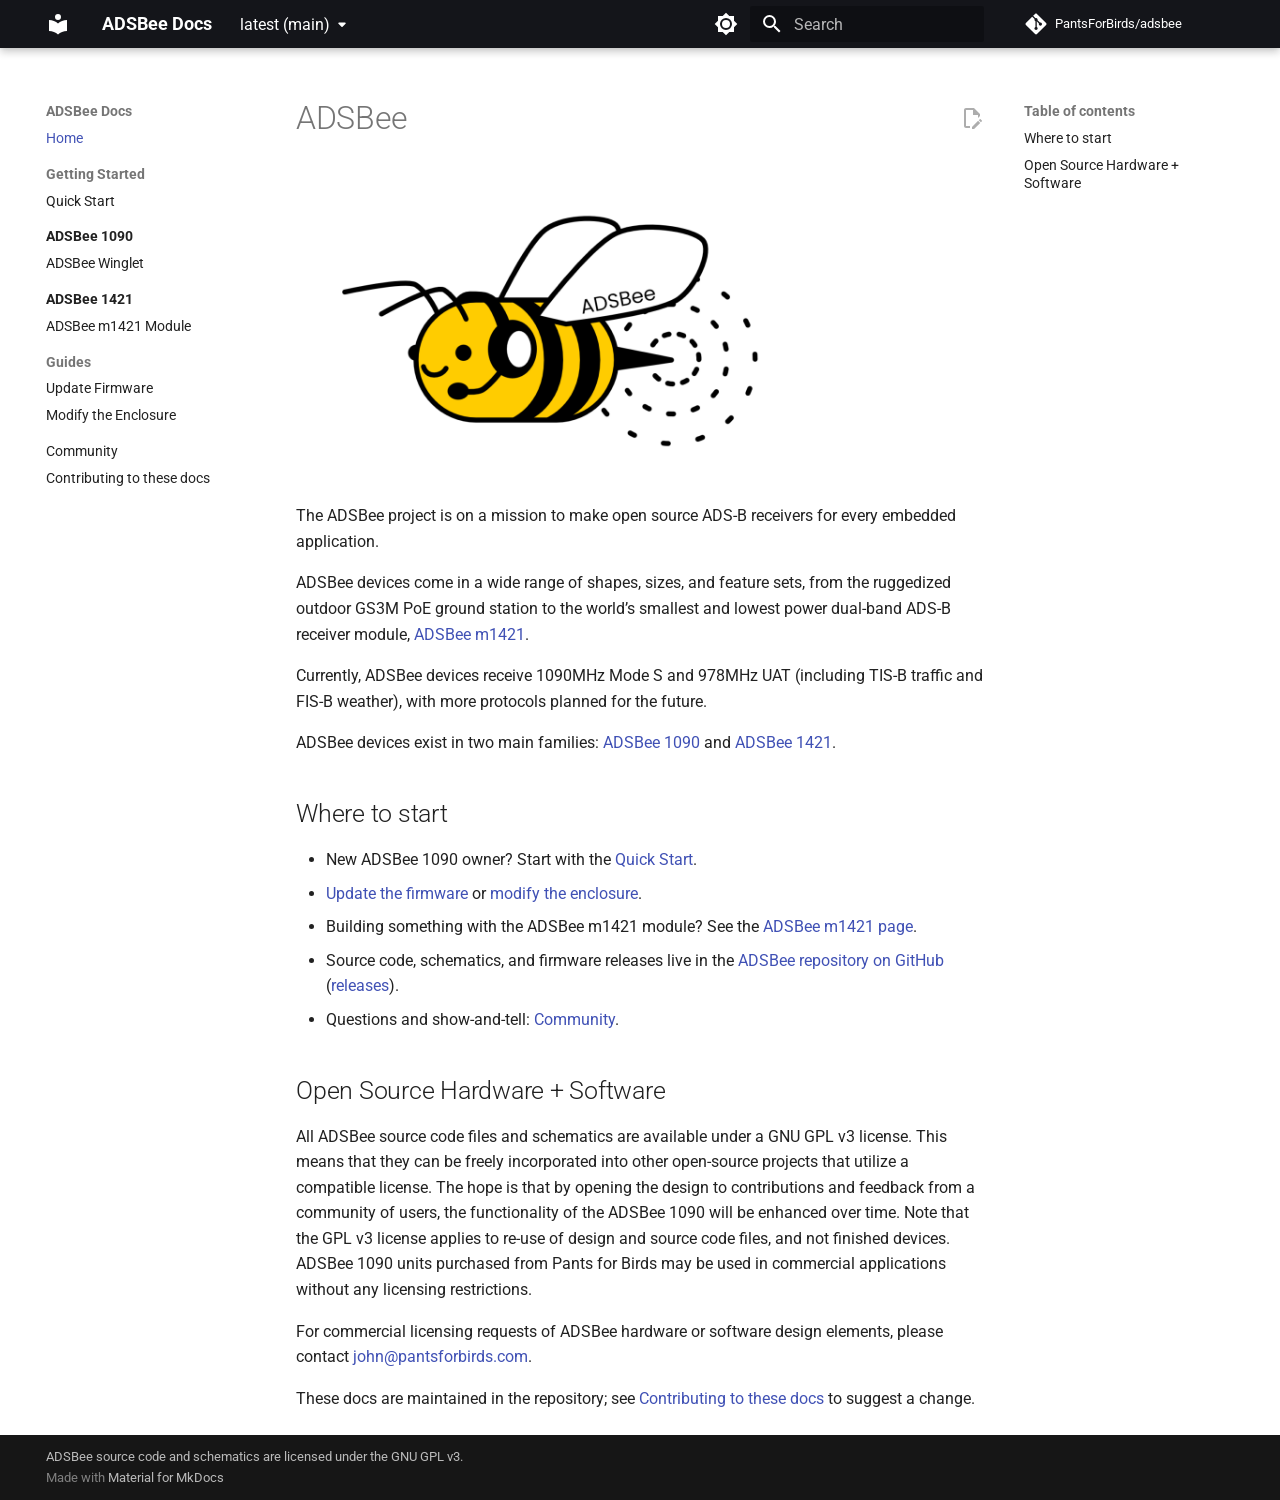
<file: index.html>
<!DOCTYPE html>
<html>
<head>
  <meta charset="utf-8">
  <title>Redirecting</title>
  <noscript>
    <meta http-equiv="refresh" content="1; url=latest/" />
  </noscript>
  <script>
    window.location.replace(
      "latest/" + window.location.search + window.location.hash
    );
  </script>
</head>
<body>
  Redirecting to <a href="latest/">latest/</a>...
</body>
</html>
</file>
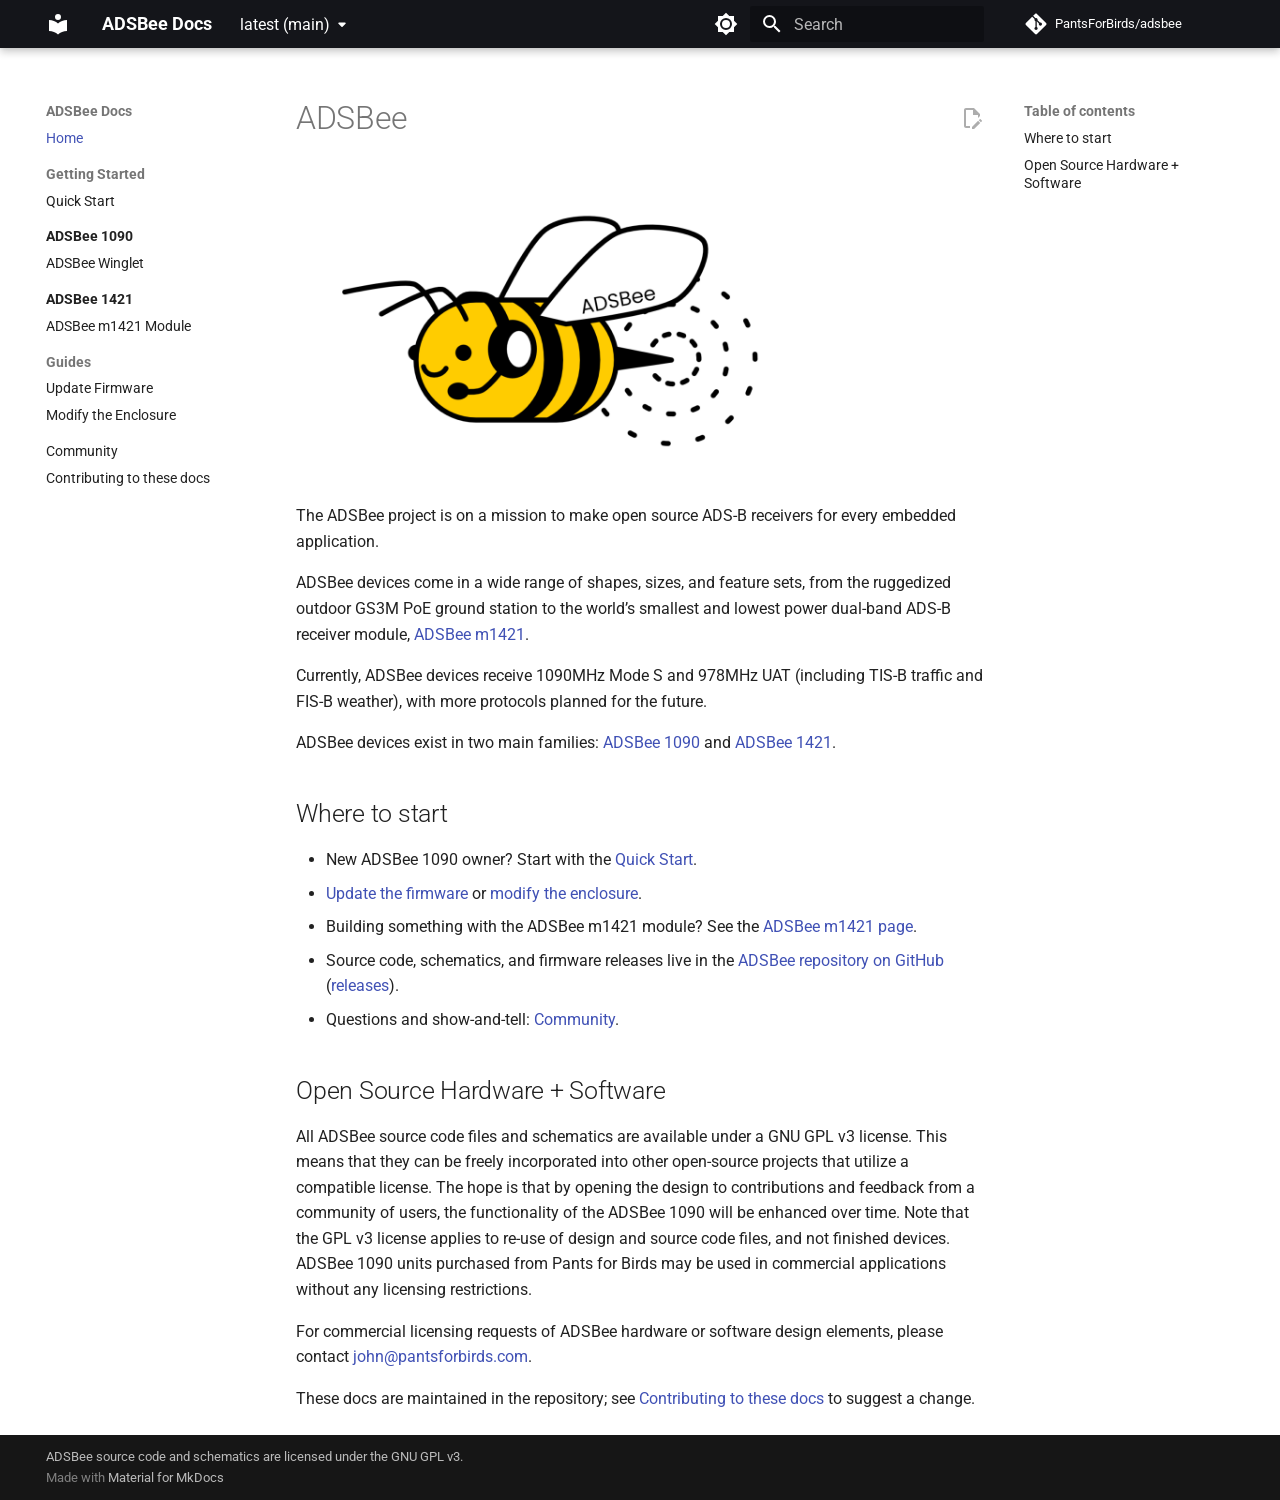
<file: latest/index.html>
<!doctype html>
<html lang="en" class="no-js">
  <head>
    
      <meta charset="utf-8">
      <meta name="viewport" content="width=device-width,initial-scale=1">
      
        <meta name="description" content="Documentation for ADSBee open source ADS-B receivers.">
      
      
      
        <link rel="canonical" href="https://adsbee.aero/wiki/latest/">
      
      
      
        <link rel="next" href="getting-started/quick-start/">
      
      
        
      
      
      <link rel="icon" href="assets/images/favicon.png">
      <meta name="generator" content="mkdocs-1.6.1, mkdocs-material-9.7.7">
    
    
      
        <title>ADSBee Docs</title>
      
    
    
      <link rel="stylesheet" href="assets/stylesheets/main.ec1eaa64.min.css">
      
        
        <link rel="stylesheet" href="assets/stylesheets/palette.ab4e12ef.min.css">
      
      


    
    
      
    
    
      
        
        
        <link rel="preconnect" href="https://fonts.gstatic.com" crossorigin>
        <link rel="stylesheet" href="https://fonts.googleapis.com/css?family=Roboto:300,300i,400,400i,700,700i%7CRoboto+Mono:400,400i,700,700i&display=fallback">
        <style>:root{--md-text-font:"Roboto";--md-code-font:"Roboto Mono"}</style>
      
    
    
    <script>__md_scope=new URL(".",location),__md_hash=e=>[...e].reduce(((e,_)=>(e<<5)-e+_.charCodeAt(0)),0),__md_get=(e,_=localStorage,t=__md_scope)=>JSON.parse(_.getItem(t.pathname+"."+e)),__md_set=(e,_,t=localStorage,a=__md_scope)=>{try{t.setItem(a.pathname+"."+e,JSON.stringify(_))}catch(e){}}</script>
    
      

    
    
  </head>
  
  
    
    
      
    
    
    
    
    <body dir="ltr" data-md-color-scheme="default" data-md-color-primary="black" data-md-color-accent="amber">
  
    
    <input class="md-toggle" data-md-toggle="drawer" type="checkbox" id="__drawer" autocomplete="off">
    <input class="md-toggle" data-md-toggle="search" type="checkbox" id="__search" autocomplete="off">
    <label class="md-overlay" for="__drawer"></label>
    <div data-md-component="skip">
      
        
        <a href="#adsbee" class="md-skip">
          Skip to content
        </a>
      
    </div>
    <div data-md-component="announce">
      
    </div>
    
      <div data-md-color-scheme="default" data-md-component="outdated" hidden>
        
      </div>
    
    
      

  

<header class="md-header md-header--shadow" data-md-component="header">
  <nav class="md-header__inner md-grid" aria-label="Header">
    <a href="." title="ADSBee Docs" class="md-header__button md-logo" aria-label="ADSBee Docs" data-md-component="logo">
      
  
  <svg xmlns="http://www.w3.org/2000/svg" viewBox="0 0 24 24"><path d="M12 8a3 3 0 0 0 3-3 3 3 0 0 0-3-3 3 3 0 0 0-3 3 3 3 0 0 0 3 3m0 3.54C9.64 9.35 6.5 8 3 8v11c3.5 0 6.64 1.35 9 3.54 2.36-2.19 5.5-3.54 9-3.54V8c-3.5 0-6.64 1.35-9 3.54"/></svg>

    </a>
    <label class="md-header__button md-icon" for="__drawer">
      
      <svg xmlns="http://www.w3.org/2000/svg" viewBox="0 0 24 24"><path d="M3 6h18v2H3zm0 5h18v2H3zm0 5h18v2H3z"/></svg>
    </label>
    <div class="md-header__title" data-md-component="header-title">
      <div class="md-header__ellipsis">
        <div class="md-header__topic">
          <span class="md-ellipsis">
            ADSBee Docs
          </span>
        </div>
        <div class="md-header__topic" data-md-component="header-topic">
          <span class="md-ellipsis">
            
              Home
            
          </span>
        </div>
      </div>
    </div>
    
      
        <form class="md-header__option" data-md-component="palette">
  
    
    
    
    <input class="md-option" data-md-color-media="(prefers-color-scheme: light)" data-md-color-scheme="default" data-md-color-primary="black" data-md-color-accent="amber"  aria-label="Switch to dark mode"  type="radio" name="__palette" id="__palette_0">
    
      <label class="md-header__button md-icon" title="Switch to dark mode" for="__palette_1" hidden>
        <svg xmlns="http://www.w3.org/2000/svg" viewBox="0 0 24 24"><path d="M12 8a4 4 0 0 0-4 4 4 4 0 0 0 4 4 4 4 0 0 0 4-4 4 4 0 0 0-4-4m0 10a6 6 0 0 1-6-6 6 6 0 0 1 6-6 6 6 0 0 1 6 6 6 6 0 0 1-6 6m8-9.31V4h-4.69L12 .69 8.69 4H4v4.69L.69 12 4 15.31V20h4.69L12 23.31 15.31 20H20v-4.69L23.31 12z"/></svg>
      </label>
    
  
    
    
    
    <input class="md-option" data-md-color-media="(prefers-color-scheme: dark)" data-md-color-scheme="slate" data-md-color-primary="black" data-md-color-accent="amber"  aria-label="Switch to light mode"  type="radio" name="__palette" id="__palette_1">
    
      <label class="md-header__button md-icon" title="Switch to light mode" for="__palette_0" hidden>
        <svg xmlns="http://www.w3.org/2000/svg" viewBox="0 0 24 24"><path d="M12 18c-.89 0-1.74-.2-2.5-.55C11.56 16.5 13 14.42 13 12s-1.44-4.5-3.5-5.45C10.26 6.2 11.11 6 12 6a6 6 0 0 1 6 6 6 6 0 0 1-6 6m8-9.31V4h-4.69L12 .69 8.69 4H4v4.69L.69 12 4 15.31V20h4.69L12 23.31 15.31 20H20v-4.69L23.31 12z"/></svg>
      </label>
    
  
</form>
      
    
    
      <script>var palette=__md_get("__palette");if(palette&&palette.color){if("(prefers-color-scheme)"===palette.color.media){var media=matchMedia("(prefers-color-scheme: light)"),input=document.querySelector(media.matches?"[data-md-color-media='(prefers-color-scheme: light)']":"[data-md-color-media='(prefers-color-scheme: dark)']");palette.color.media=input.getAttribute("data-md-color-media"),palette.color.scheme=input.getAttribute("data-md-color-scheme"),palette.color.primary=input.getAttribute("data-md-color-primary"),palette.color.accent=input.getAttribute("data-md-color-accent")}for(var[key,value]of Object.entries(palette.color))document.body.setAttribute("data-md-color-"+key,value)}</script>
    
    
    
      
      
        <label class="md-header__button md-icon" for="__search">
          
          <svg xmlns="http://www.w3.org/2000/svg" viewBox="0 0 24 24"><path d="M9.5 3A6.5 6.5 0 0 1 16 9.5c0 1.61-.59 3.09-1.56 4.23l.27.27h.79l5 5-1.5 1.5-5-5v-.79l-.27-.27A6.52 6.52 0 0 1 9.5 16 6.5 6.5 0 0 1 3 9.5 6.5 6.5 0 0 1 9.5 3m0 2C7 5 5 7 5 9.5S7 14 9.5 14 14 12 14 9.5 12 5 9.5 5"/></svg>
        </label>
        <div class="md-search" data-md-component="search" role="dialog">
  <label class="md-search__overlay" for="__search"></label>
  <div class="md-search__inner" role="search">
    <form class="md-search__form" name="search">
      <input type="text" class="md-search__input" name="query" aria-label="Search" placeholder="Search" autocapitalize="off" autocorrect="off" autocomplete="off" spellcheck="false" data-md-component="search-query" required>
      <label class="md-search__icon md-icon" for="__search">
        
        <svg xmlns="http://www.w3.org/2000/svg" viewBox="0 0 24 24"><path d="M9.5 3A6.5 6.5 0 0 1 16 9.5c0 1.61-.59 3.09-1.56 4.23l.27.27h.79l5 5-1.5 1.5-5-5v-.79l-.27-.27A6.52 6.52 0 0 1 9.5 16 6.5 6.5 0 0 1 3 9.5 6.5 6.5 0 0 1 9.5 3m0 2C7 5 5 7 5 9.5S7 14 9.5 14 14 12 14 9.5 12 5 9.5 5"/></svg>
        
        <svg xmlns="http://www.w3.org/2000/svg" viewBox="0 0 24 24"><path d="M20 11v2H8l5.5 5.5-1.42 1.42L4.16 12l7.92-7.92L13.5 5.5 8 11z"/></svg>
      </label>
      <nav class="md-search__options" aria-label="Search">
        
        <button type="reset" class="md-search__icon md-icon" title="Clear" aria-label="Clear" tabindex="-1">
          
          <svg xmlns="http://www.w3.org/2000/svg" viewBox="0 0 24 24"><path d="M19 6.41 17.59 5 12 10.59 6.41 5 5 6.41 10.59 12 5 17.59 6.41 19 12 13.41 17.59 19 19 17.59 13.41 12z"/></svg>
        </button>
      </nav>
      
        <div class="md-search__suggest" data-md-component="search-suggest"></div>
      
    </form>
    <div class="md-search__output">
      <div class="md-search__scrollwrap" tabindex="0" data-md-scrollfix>
        <div class="md-search-result" data-md-component="search-result">
          <div class="md-search-result__meta">
            Initializing search
          </div>
          <ol class="md-search-result__list" role="presentation"></ol>
        </div>
      </div>
    </div>
  </div>
</div>
      
    
    
      <div class="md-header__source">
        <a href="https://github.com/PantsForBirds/adsbee" title="Go to repository" class="md-source" data-md-component="source">
  <div class="md-source__icon md-icon">
    
    <svg xmlns="http://www.w3.org/2000/svg" viewBox="0 0 448 512"><!--! Font Awesome Free 7.1.0 by @fontawesome - https://fontawesome.com License - https://fontawesome.com/license/free (Icons: CC BY 4.0, Fonts: SIL OFL 1.1, Code: MIT License) Copyright 2025 Fonticons, Inc.--><path d="M439.6 236.1 244 40.5c-5.4-5.5-12.8-8.5-20.4-8.5s-15 3-20.4 8.4L162.5 81l51.5 51.5c27.1-9.1 52.7 16.8 43.4 43.7l49.7 49.7c34.2-11.8 61.2 31 35.5 56.7-26.5 26.5-70.2-2.9-56-37.3L240.3 199v121.9c25.3 12.5 22.3 41.8 9.1 55-6.4 6.4-15.2 10.1-24.3 10.1s-17.8-3.6-24.3-10.1c-17.6-17.6-11.1-46.9 11.2-56v-123c-20.8-8.5-24.6-30.7-18.6-45L142.6 101 8.5 235.1C3 240.6 0 247.9 0 255.5s3 15 8.5 20.4l195.6 195.7c5.4 5.4 12.7 8.4 20.4 8.4s15-3 20.4-8.4l194.7-194.7c5.4-5.4 8.4-12.8 8.4-20.4s-3-15-8.4-20.4"/></svg>
  </div>
  <div class="md-source__repository">
    PantsForBirds/adsbee
  </div>
</a>
      </div>
    
  </nav>
  
</header>
    
    <div class="md-container" data-md-component="container">
      
      
        
          
        
      
      <main class="md-main" data-md-component="main">
        <div class="md-main__inner md-grid">
          
            
              
              <div class="md-sidebar md-sidebar--primary" data-md-component="sidebar" data-md-type="navigation" >
                <div class="md-sidebar__scrollwrap">
                  <div class="md-sidebar__inner">
                    



<nav class="md-nav md-nav--primary" aria-label="Navigation" data-md-level="0">
  <label class="md-nav__title" for="__drawer">
    <a href="." title="ADSBee Docs" class="md-nav__button md-logo" aria-label="ADSBee Docs" data-md-component="logo">
      
  
  <svg xmlns="http://www.w3.org/2000/svg" viewBox="0 0 24 24"><path d="M12 8a3 3 0 0 0 3-3 3 3 0 0 0-3-3 3 3 0 0 0-3 3 3 3 0 0 0 3 3m0 3.54C9.64 9.35 6.5 8 3 8v11c3.5 0 6.64 1.35 9 3.54 2.36-2.19 5.5-3.54 9-3.54V8c-3.5 0-6.64 1.35-9 3.54"/></svg>

    </a>
    ADSBee Docs
  </label>
  
    <div class="md-nav__source">
      <a href="https://github.com/PantsForBirds/adsbee" title="Go to repository" class="md-source" data-md-component="source">
  <div class="md-source__icon md-icon">
    
    <svg xmlns="http://www.w3.org/2000/svg" viewBox="0 0 448 512"><!--! Font Awesome Free 7.1.0 by @fontawesome - https://fontawesome.com License - https://fontawesome.com/license/free (Icons: CC BY 4.0, Fonts: SIL OFL 1.1, Code: MIT License) Copyright 2025 Fonticons, Inc.--><path d="M439.6 236.1 244 40.5c-5.4-5.5-12.8-8.5-20.4-8.5s-15 3-20.4 8.4L162.5 81l51.5 51.5c27.1-9.1 52.7 16.8 43.4 43.7l49.7 49.7c34.2-11.8 61.2 31 35.5 56.7-26.5 26.5-70.2-2.9-56-37.3L240.3 199v121.9c25.3 12.5 22.3 41.8 9.1 55-6.4 6.4-15.2 10.1-24.3 10.1s-17.8-3.6-24.3-10.1c-17.6-17.6-11.1-46.9 11.2-56v-123c-20.8-8.5-24.6-30.7-18.6-45L142.6 101 8.5 235.1C3 240.6 0 247.9 0 255.5s3 15 8.5 20.4l195.6 195.7c5.4 5.4 12.7 8.4 20.4 8.4s15-3 20.4-8.4l194.7-194.7c5.4-5.4 8.4-12.8 8.4-20.4s-3-15-8.4-20.4"/></svg>
  </div>
  <div class="md-source__repository">
    PantsForBirds/adsbee
  </div>
</a>
    </div>
  
  <ul class="md-nav__list" data-md-scrollfix>
    
      
      
  
  
    
  
  
  
    <li class="md-nav__item md-nav__item--active">
      
      <input class="md-nav__toggle md-toggle" type="checkbox" id="__toc">
      
      
        
      
      
        <label class="md-nav__link md-nav__link--active" for="__toc">
          
  
  
  <span class="md-ellipsis">
    
  
    Home
  

    
  </span>
  
  

          <span class="md-nav__icon md-icon"></span>
        </label>
      
      <a href="." class="md-nav__link md-nav__link--active">
        
  
  
  <span class="md-ellipsis">
    
  
    Home
  

    
  </span>
  
  

      </a>
      
        

<nav class="md-nav md-nav--secondary" aria-label="Table of contents">
  
  
  
    
  
  
    <label class="md-nav__title" for="__toc">
      <span class="md-nav__icon md-icon"></span>
      Table of contents
    </label>
    <ul class="md-nav__list" data-md-component="toc" data-md-scrollfix>
      
        <li class="md-nav__item">
  <a href="#where-to-start" class="md-nav__link">
    <span class="md-ellipsis">
      
        Where to start
      
    </span>
  </a>
  
</li>
      
        <li class="md-nav__item">
  <a href="#open-source-hardware-software" class="md-nav__link">
    <span class="md-ellipsis">
      
        Open Source Hardware + Software
      
    </span>
  </a>
  
</li>
      
    </ul>
  
</nav>
      
    </li>
  

    
      
      
  
  
  
  
    
    
      
        
      
    
    
    
      
        
        
      
    
    
    <li class="md-nav__item md-nav__item--section md-nav__item--nested">
      
        
        
        <input class="md-nav__toggle md-toggle " type="checkbox" id="__nav_2" >
        
          
          <label class="md-nav__link" for="__nav_2" id="__nav_2_label" tabindex="">
            
  
  
  <span class="md-ellipsis">
    
  
    Getting Started
  

    
  </span>
  
  

            <span class="md-nav__icon md-icon"></span>
          </label>
        
        <nav class="md-nav" data-md-level="1" aria-labelledby="__nav_2_label" aria-expanded="false">
          <label class="md-nav__title" for="__nav_2">
            <span class="md-nav__icon md-icon"></span>
            
  
    Getting Started
  

          </label>
          <ul class="md-nav__list" data-md-scrollfix>
            
              
                
  
  
  
  
    <li class="md-nav__item">
      <a href="getting-started/quick-start/" class="md-nav__link">
        
  
  
  <span class="md-ellipsis">
    
  
    Quick Start
  

    
  </span>
  
  

      </a>
    </li>
  

              
            
          </ul>
        </nav>
      
    </li>
  

    
      
      
  
  
  
  
    
    
      
        
          
        
      
        
      
    
    
    
      
        
        
      
    
    
    <li class="md-nav__item md-nav__item--section md-nav__item--nested">
      
        
        
        <input class="md-nav__toggle md-toggle " type="checkbox" id="__nav_3" >
        
          
          <div class="md-nav__link md-nav__container">
            <a href="adsbee-1090/" class="md-nav__link ">
              
  
  
  <span class="md-ellipsis">
    
  
    ADSBee 1090
  

    
  </span>
  
  

            </a>
            
              
              <label class="md-nav__link " for="__nav_3" id="__nav_3_label" tabindex="">
                <span class="md-nav__icon md-icon"></span>
              </label>
            
          </div>
        
        <nav class="md-nav" data-md-level="1" aria-labelledby="__nav_3_label" aria-expanded="false">
          <label class="md-nav__title" for="__nav_3">
            <span class="md-nav__icon md-icon"></span>
            
  
    ADSBee 1090
  

          </label>
          <ul class="md-nav__list" data-md-scrollfix>
            
              
            
              
                
  
  
  
  
    <li class="md-nav__item">
      <a href="adsbee-1090/winglet/" class="md-nav__link">
        
  
  
  <span class="md-ellipsis">
    
  
    ADSBee Winglet
  

    
  </span>
  
  

      </a>
    </li>
  

              
            
          </ul>
        </nav>
      
    </li>
  

    
      
      
  
  
  
  
    
    
      
        
          
        
      
        
      
    
    
    
      
        
        
      
    
    
    <li class="md-nav__item md-nav__item--section md-nav__item--nested">
      
        
        
        <input class="md-nav__toggle md-toggle " type="checkbox" id="__nav_4" >
        
          
          <div class="md-nav__link md-nav__container">
            <a href="adsbee-1421/" class="md-nav__link ">
              
  
  
  <span class="md-ellipsis">
    
  
    ADSBee 1421
  

    
  </span>
  
  

            </a>
            
              
              <label class="md-nav__link " for="__nav_4" id="__nav_4_label" tabindex="">
                <span class="md-nav__icon md-icon"></span>
              </label>
            
          </div>
        
        <nav class="md-nav" data-md-level="1" aria-labelledby="__nav_4_label" aria-expanded="false">
          <label class="md-nav__title" for="__nav_4">
            <span class="md-nav__icon md-icon"></span>
            
  
    ADSBee 1421
  

          </label>
          <ul class="md-nav__list" data-md-scrollfix>
            
              
            
              
                
  
  
  
  
    <li class="md-nav__item">
      <a href="adsbee-1421/m1421/" class="md-nav__link">
        
  
  
  <span class="md-ellipsis">
    
  
    ADSBee m1421 Module
  

    
  </span>
  
  

      </a>
    </li>
  

              
            
          </ul>
        </nav>
      
    </li>
  

    
      
      
  
  
  
  
    
    
      
        
      
        
      
    
    
    
      
        
        
      
    
    
    <li class="md-nav__item md-nav__item--section md-nav__item--nested">
      
        
        
        <input class="md-nav__toggle md-toggle " type="checkbox" id="__nav_5" >
        
          
          <label class="md-nav__link" for="__nav_5" id="__nav_5_label" tabindex="">
            
  
  
  <span class="md-ellipsis">
    
  
    Guides
  

    
  </span>
  
  

            <span class="md-nav__icon md-icon"></span>
          </label>
        
        <nav class="md-nav" data-md-level="1" aria-labelledby="__nav_5_label" aria-expanded="false">
          <label class="md-nav__title" for="__nav_5">
            <span class="md-nav__icon md-icon"></span>
            
  
    Guides
  

          </label>
          <ul class="md-nav__list" data-md-scrollfix>
            
              
                
  
  
  
  
    <li class="md-nav__item">
      <a href="guides/update-firmware/" class="md-nav__link">
        
  
  
  <span class="md-ellipsis">
    
  
    Update Firmware
  

    
  </span>
  
  

      </a>
    </li>
  

              
            
              
                
  
  
  
  
    <li class="md-nav__item">
      <a href="guides/modify-enclosure/" class="md-nav__link">
        
  
  
  <span class="md-ellipsis">
    
  
    Modify the Enclosure
  

    
  </span>
  
  

      </a>
    </li>
  

              
            
          </ul>
        </nav>
      
    </li>
  

    
      
      
  
  
  
  
    <li class="md-nav__item">
      <a href="community/" class="md-nav__link">
        
  
  
  <span class="md-ellipsis">
    
  
    Community
  

    
  </span>
  
  

      </a>
    </li>
  

    
      
      
  
  
  
  
    <li class="md-nav__item">
      <a href="contributing/" class="md-nav__link">
        
  
  
  <span class="md-ellipsis">
    
  
    Contributing to these docs
  

    
  </span>
  
  

      </a>
    </li>
  

    
  </ul>
</nav>
                  </div>
                </div>
              </div>
            
            
              
              <div class="md-sidebar md-sidebar--secondary" data-md-component="sidebar" data-md-type="toc" >
                <div class="md-sidebar__scrollwrap">
                  <div class="md-sidebar__inner">
                    

<nav class="md-nav md-nav--secondary" aria-label="Table of contents">
  
  
  
    
  
  
    <label class="md-nav__title" for="__toc">
      <span class="md-nav__icon md-icon"></span>
      Table of contents
    </label>
    <ul class="md-nav__list" data-md-component="toc" data-md-scrollfix>
      
        <li class="md-nav__item">
  <a href="#where-to-start" class="md-nav__link">
    <span class="md-ellipsis">
      
        Where to start
      
    </span>
  </a>
  
</li>
      
        <li class="md-nav__item">
  <a href="#open-source-hardware-software" class="md-nav__link">
    <span class="md-ellipsis">
      
        Open Source Hardware + Software
      
    </span>
  </a>
  
</li>
      
    </ul>
  
</nav>
                  </div>
                </div>
              </div>
            
          
          
            <div class="md-content" data-md-component="content">
              
              <article class="md-content__inner md-typeset">
                
                  


  
    <a href="https://github.com/PantsForBirds/adsbee/edit/main/docs/index.md" title="Edit this page" class="md-content__button md-icon" rel="edit">
      
      <svg xmlns="http://www.w3.org/2000/svg" viewBox="0 0 24 24"><path d="M10 20H6V4h7v5h5v3.1l2-2V8l-6-6H6c-1.1 0-2 .9-2 2v16c0 1.1.9 2 2 2h4zm10.2-7c.1 0 .3.1.4.2l1.3 1.3c.2.2.2.6 0 .8l-1 1-2.1-2.1 1-1c.1-.1.2-.2.4-.2m0 3.9L14.1 23H12v-2.1l6.1-6.1z"/></svg>
    </a>
  
  


<h1 id="adsbee">ADSBee<a class="headerlink" href="#adsbee" title="Permanent link">&para;</a></h1>
<p><img alt="ADSBee logo" src="assets/home/2024-10-adsbee-logo-1024x640.png" width="480" /></p>
<p>The ADSBee project is on a mission to make open source ADS-B receivers for every embedded application.</p>
<p>ADSBee devices come in a wide range of shapes, sizes, and feature sets, from the ruggedized outdoor GS3M PoE ground station to the world’s smallest and lowest power dual-band ADS-B receiver module, <a href="adsbee-1421/m1421/">ADSBee m1421</a>.</p>
<p>Currently, ADSBee devices receive 1090MHz Mode S and 978MHz UAT (including TIS-B traffic and FIS-B weather), with more protocols planned for the future.</p>
<p>ADSBee devices exist in two main families: <a href="adsbee-1090/">ADSBee 1090</a> and <a href="adsbee-1421/">ADSBee 1421</a>.</p>
<h2 id="where-to-start">Where to start<a class="headerlink" href="#where-to-start" title="Permanent link">&para;</a></h2>
<ul>
<li>New ADSBee 1090 owner? Start with the <a href="getting-started/quick-start/">Quick Start</a>.</li>
<li><a href="guides/update-firmware/">Update the firmware</a> or <a href="guides/modify-enclosure/">modify the enclosure</a>.</li>
<li>Building something with the ADSBee m1421 module? See the <a href="adsbee-1421/m1421/">ADSBee m1421 page</a>.</li>
<li>Source code, schematics, and firmware releases live in the <a href="https://github.com/PantsForBirds/adsbee">ADSBee repository on GitHub</a> (<a href="https://github.com/PantsForBirds/adsbee/releases">releases</a>).</li>
<li>Questions and show-and-tell: <a href="community/">Community</a>.</li>
</ul>
<h2 id="open-source-hardware-software">Open Source Hardware + Software<a class="headerlink" href="#open-source-hardware-software" title="Permanent link">&para;</a></h2>
<p>All ADSBee source code files and schematics are available under a GNU GPL v3 license. This means that they can be freely incorporated into other open-source projects that utilize a compatible license. The hope is that by opening the design to contributions and feedback from a community of users, the functionality of the ADSBee 1090 will be enhanced over time. Note that the GPL v3 license applies to re-use of design and source code files, and not finished devices. ADSBee 1090 units purchased from Pants for Birds may be used in commercial applications without any licensing restrictions.</p>
<p>For commercial licensing requests of ADSBee hardware or software design elements, please contact <a href="mailto:john@pantsforbirds.com">john@pantsforbirds.com</a>.</p>
<p>These docs are maintained in the repository; see <a href="contributing/">Contributing to these docs</a> to suggest a change.</p>












                
              </article>
            </div>
          
          
<script>var target=document.getElementById(location.hash.slice(1));target&&target.name&&(target.checked=target.name.startsWith("__tabbed_"))</script>
        </div>
        
          <button type="button" class="md-top md-icon" data-md-component="top" hidden>
  
  <svg xmlns="http://www.w3.org/2000/svg" viewBox="0 0 24 24"><path d="M13 20h-2V8l-5.5 5.5-1.42-1.42L12 4.16l7.92 7.92-1.42 1.42L13 8z"/></svg>
  Back to top
</button>
        
      </main>
      
        <footer class="md-footer">
  
  <div class="md-footer-meta md-typeset">
    <div class="md-footer-meta__inner md-grid">
      <div class="md-copyright">
  
    <div class="md-copyright__highlight">
      ADSBee source code and schematics are licensed under the GNU GPL v3.
    </div>
  
  
    Made with
    <a href="https://squidfunk.github.io/mkdocs-material/" target="_blank" rel="noopener">
      Material for MkDocs
    </a>
  
</div>
      
    </div>
  </div>
</footer>
      
    </div>
    <div class="md-dialog" data-md-component="dialog">
      <div class="md-dialog__inner md-typeset"></div>
    </div>
    
    
    
      
      
      <script id="__config" type="application/json">{"annotate": null, "base": ".", "features": ["content.action.edit", "content.code.copy", "navigation.indexes", "navigation.sections", "navigation.top", "search.highlight", "search.suggest", "toc.follow"], "search": "assets/javascripts/workers/search.2c215733.min.js", "tags": null, "translations": {"clipboard.copied": "Copied to clipboard", "clipboard.copy": "Copy to clipboard", "search.result.more.one": "1 more on this page", "search.result.more.other": "# more on this page", "search.result.none": "No matching documents", "search.result.one": "1 matching document", "search.result.other": "# matching documents", "search.result.placeholder": "Type to start searching", "search.result.term.missing": "Missing", "select.version": "Select version"}, "version": {"default": "latest", "provider": "mike"}}</script>
    
    
      <script src="assets/javascripts/bundle.d7400e89.min.js"></script>
      
    
  </body>
</html>
</file>
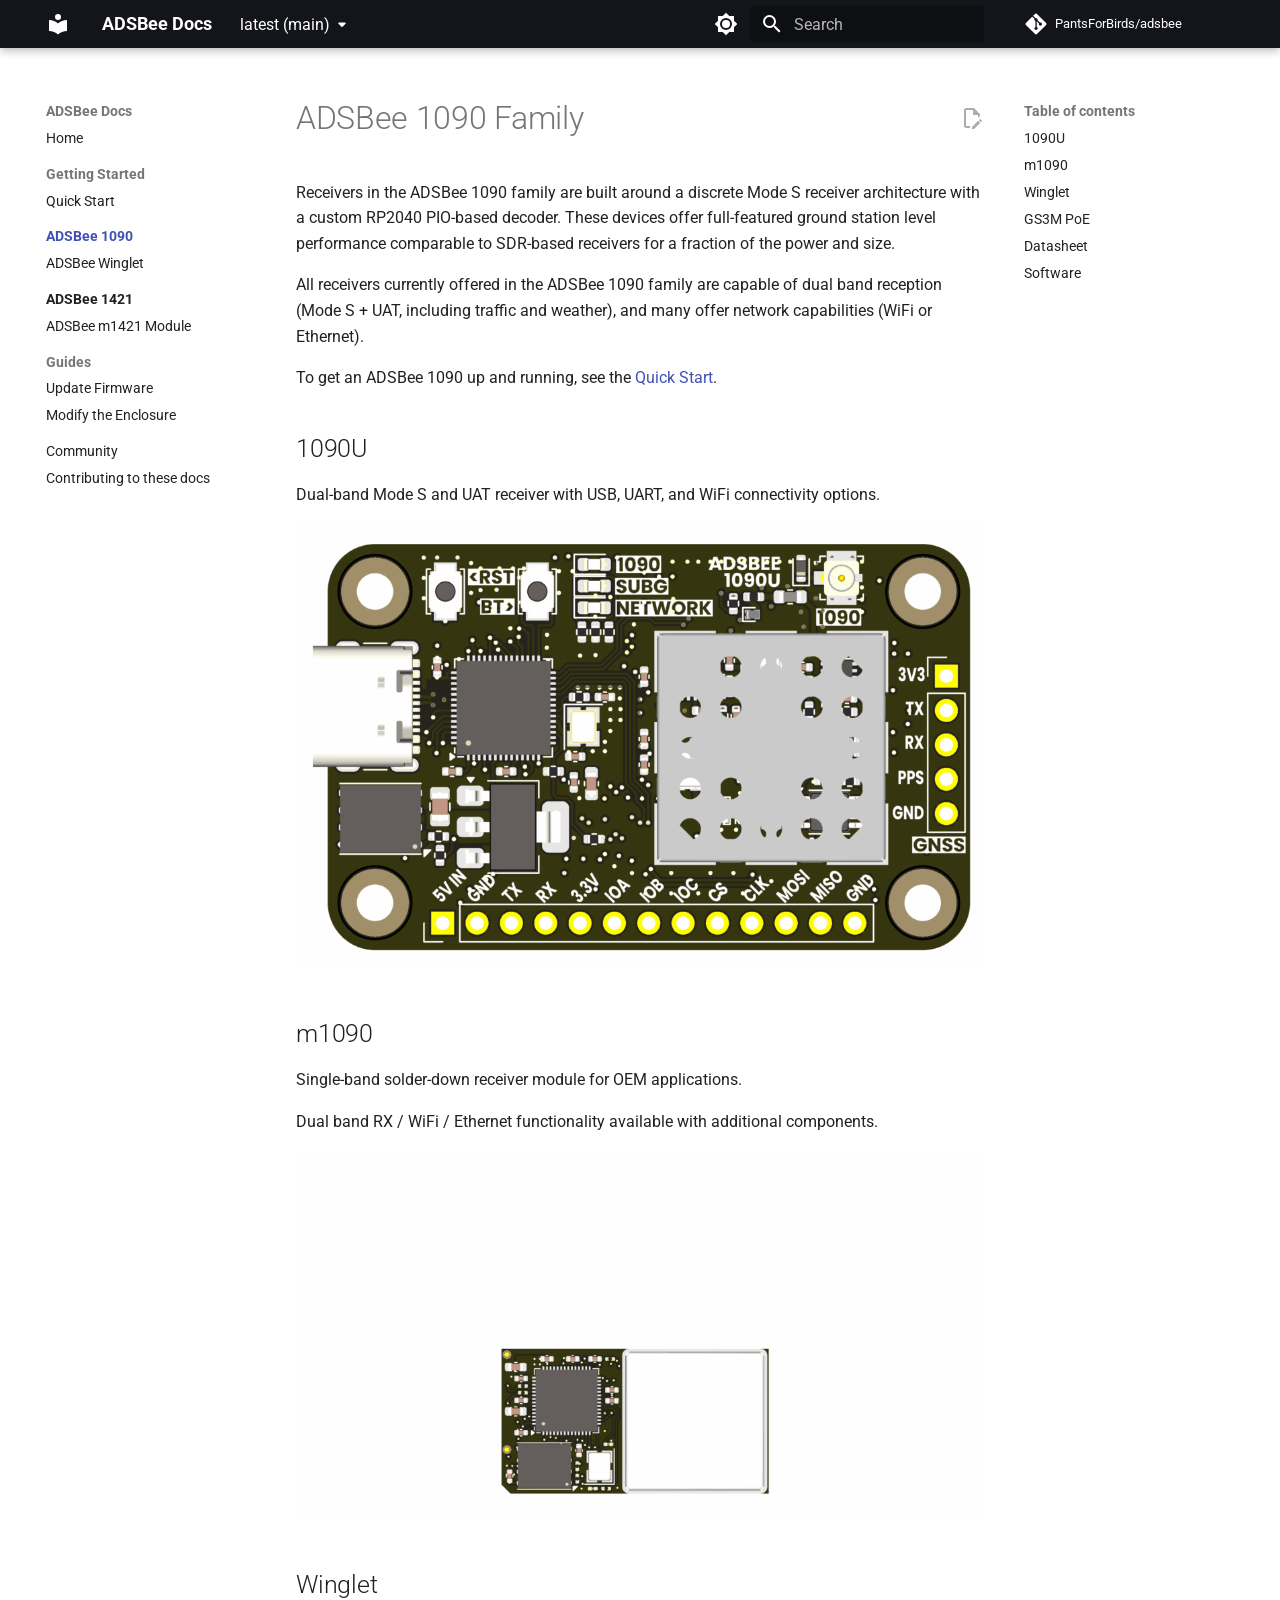
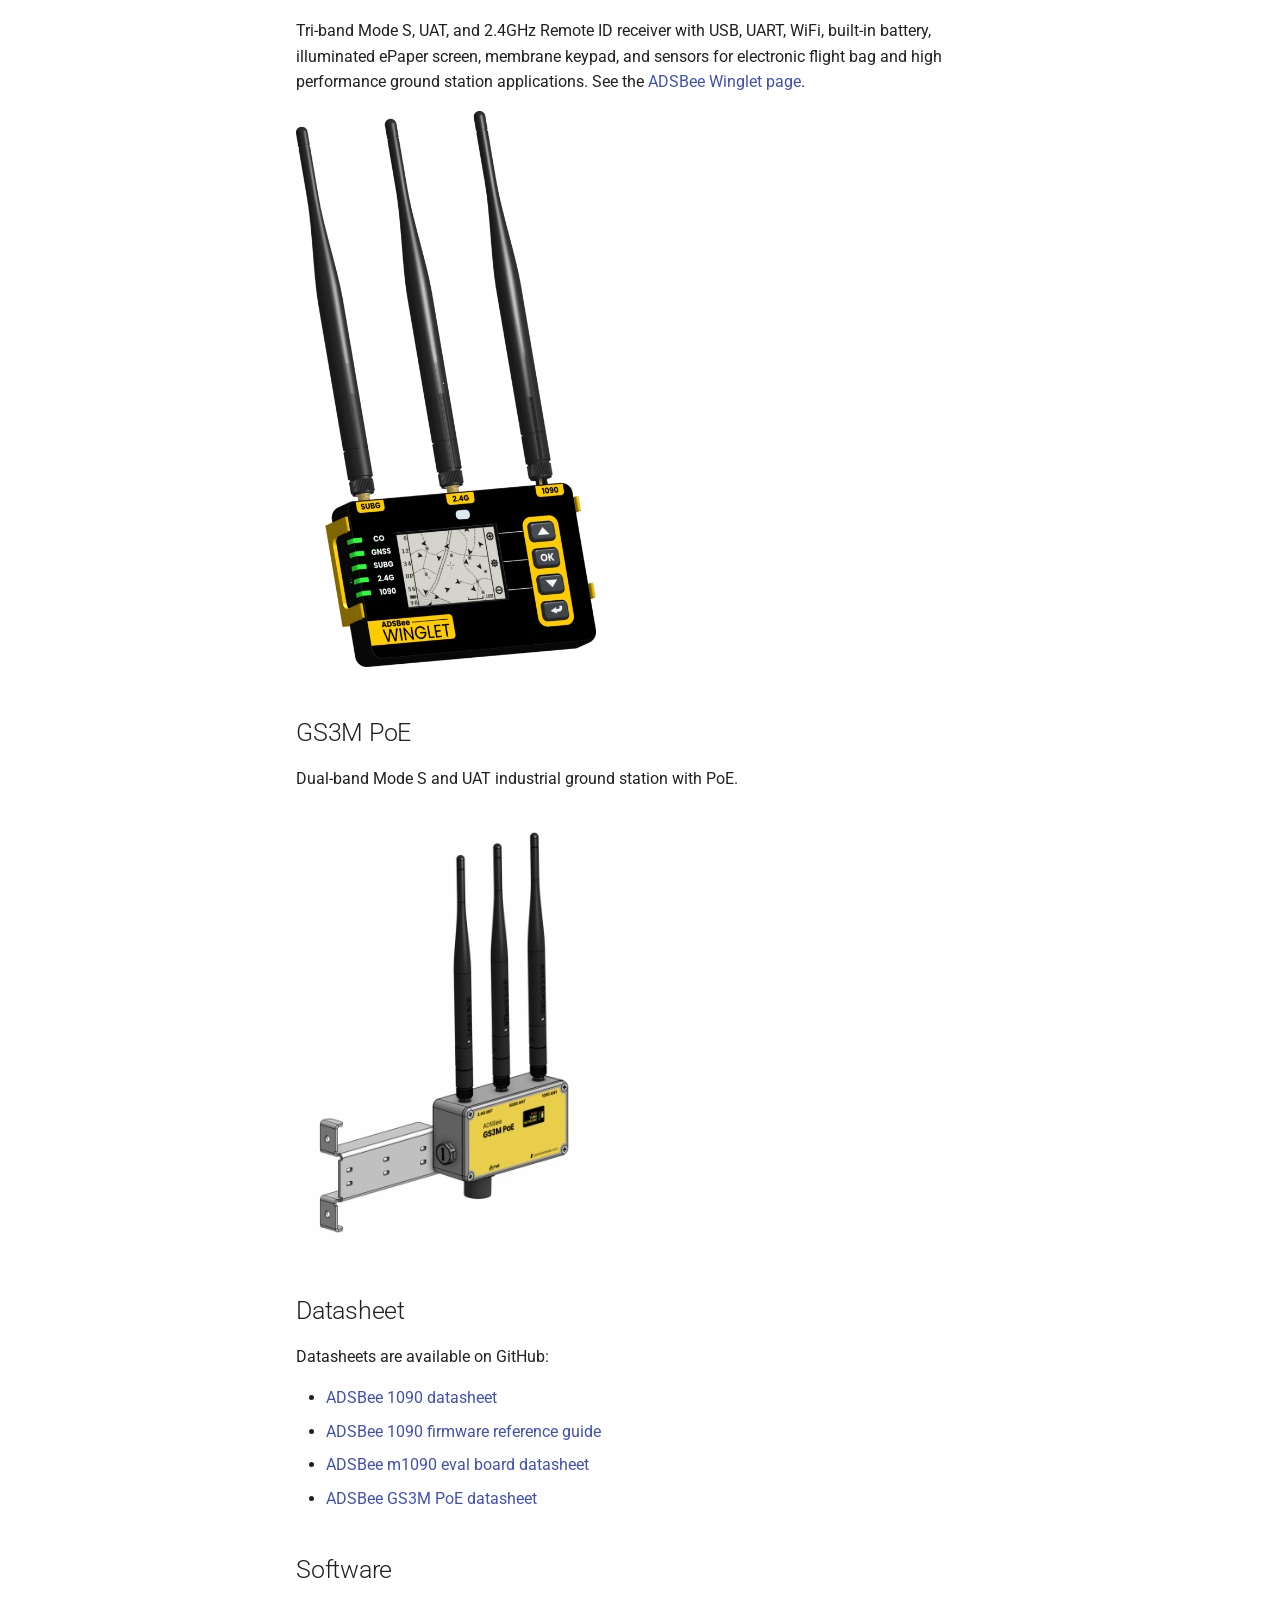
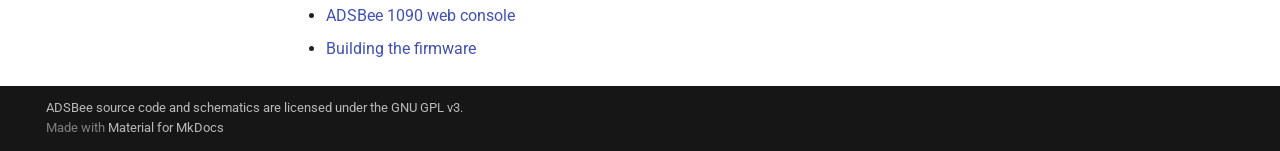
<file: latest/adsbee-1090/index.html>
<!doctype html>
<html lang="en" class="no-js">
  <head>
    
      <meta charset="utf-8">
      <meta name="viewport" content="width=device-width,initial-scale=1">
      
        <meta name="description" content="Documentation for ADSBee open source ADS-B receivers.">
      
      
      
        <link rel="canonical" href="https://adsbee.aero/wiki/latest/adsbee-1090/">
      
      
        <link rel="prev" href="../getting-started/quick-start/">
      
      
        <link rel="next" href="winglet/">
      
      
        
      
      
      <link rel="icon" href="../assets/images/favicon.png">
      <meta name="generator" content="mkdocs-1.6.1, mkdocs-material-9.7.7">
    
    
      
        <title>ADSBee 1090 Family - ADSBee Docs</title>
      
    
    
      <link rel="stylesheet" href="../assets/stylesheets/main.ec1eaa64.min.css">
      
        
        <link rel="stylesheet" href="../assets/stylesheets/palette.ab4e12ef.min.css">
      
      


    
    
      
    
    
      
        
        
        <link rel="preconnect" href="https://fonts.gstatic.com" crossorigin>
        <link rel="stylesheet" href="https://fonts.googleapis.com/css?family=Roboto:300,300i,400,400i,700,700i%7CRoboto+Mono:400,400i,700,700i&display=fallback">
        <style>:root{--md-text-font:"Roboto";--md-code-font:"Roboto Mono"}</style>
      
    
    
    <script>__md_scope=new URL("..",location),__md_hash=e=>[...e].reduce(((e,_)=>(e<<5)-e+_.charCodeAt(0)),0),__md_get=(e,_=localStorage,t=__md_scope)=>JSON.parse(_.getItem(t.pathname+"."+e)),__md_set=(e,_,t=localStorage,a=__md_scope)=>{try{t.setItem(a.pathname+"."+e,JSON.stringify(_))}catch(e){}}</script>
    
      

    
    
  </head>
  
  
    
    
      
    
    
    
    
    <body dir="ltr" data-md-color-scheme="default" data-md-color-primary="black" data-md-color-accent="amber">
  
    
    <input class="md-toggle" data-md-toggle="drawer" type="checkbox" id="__drawer" autocomplete="off">
    <input class="md-toggle" data-md-toggle="search" type="checkbox" id="__search" autocomplete="off">
    <label class="md-overlay" for="__drawer"></label>
    <div data-md-component="skip">
      
        
        <a href="#adsbee-1090-family" class="md-skip">
          Skip to content
        </a>
      
    </div>
    <div data-md-component="announce">
      
    </div>
    
      <div data-md-color-scheme="default" data-md-component="outdated" hidden>
        
      </div>
    
    
      

  

<header class="md-header md-header--shadow" data-md-component="header">
  <nav class="md-header__inner md-grid" aria-label="Header">
    <a href=".." title="ADSBee Docs" class="md-header__button md-logo" aria-label="ADSBee Docs" data-md-component="logo">
      
  
  <svg xmlns="http://www.w3.org/2000/svg" viewBox="0 0 24 24"><path d="M12 8a3 3 0 0 0 3-3 3 3 0 0 0-3-3 3 3 0 0 0-3 3 3 3 0 0 0 3 3m0 3.54C9.64 9.35 6.5 8 3 8v11c3.5 0 6.64 1.35 9 3.54 2.36-2.19 5.5-3.54 9-3.54V8c-3.5 0-6.64 1.35-9 3.54"/></svg>

    </a>
    <label class="md-header__button md-icon" for="__drawer">
      
      <svg xmlns="http://www.w3.org/2000/svg" viewBox="0 0 24 24"><path d="M3 6h18v2H3zm0 5h18v2H3zm0 5h18v2H3z"/></svg>
    </label>
    <div class="md-header__title" data-md-component="header-title">
      <div class="md-header__ellipsis">
        <div class="md-header__topic">
          <span class="md-ellipsis">
            ADSBee Docs
          </span>
        </div>
        <div class="md-header__topic" data-md-component="header-topic">
          <span class="md-ellipsis">
            
              ADSBee 1090 Family
            
          </span>
        </div>
      </div>
    </div>
    
      
        <form class="md-header__option" data-md-component="palette">
  
    
    
    
    <input class="md-option" data-md-color-media="(prefers-color-scheme: light)" data-md-color-scheme="default" data-md-color-primary="black" data-md-color-accent="amber"  aria-label="Switch to dark mode"  type="radio" name="__palette" id="__palette_0">
    
      <label class="md-header__button md-icon" title="Switch to dark mode" for="__palette_1" hidden>
        <svg xmlns="http://www.w3.org/2000/svg" viewBox="0 0 24 24"><path d="M12 8a4 4 0 0 0-4 4 4 4 0 0 0 4 4 4 4 0 0 0 4-4 4 4 0 0 0-4-4m0 10a6 6 0 0 1-6-6 6 6 0 0 1 6-6 6 6 0 0 1 6 6 6 6 0 0 1-6 6m8-9.31V4h-4.69L12 .69 8.69 4H4v4.69L.69 12 4 15.31V20h4.69L12 23.31 15.31 20H20v-4.69L23.31 12z"/></svg>
      </label>
    
  
    
    
    
    <input class="md-option" data-md-color-media="(prefers-color-scheme: dark)" data-md-color-scheme="slate" data-md-color-primary="black" data-md-color-accent="amber"  aria-label="Switch to light mode"  type="radio" name="__palette" id="__palette_1">
    
      <label class="md-header__button md-icon" title="Switch to light mode" for="__palette_0" hidden>
        <svg xmlns="http://www.w3.org/2000/svg" viewBox="0 0 24 24"><path d="M12 18c-.89 0-1.74-.2-2.5-.55C11.56 16.5 13 14.42 13 12s-1.44-4.5-3.5-5.45C10.26 6.2 11.11 6 12 6a6 6 0 0 1 6 6 6 6 0 0 1-6 6m8-9.31V4h-4.69L12 .69 8.69 4H4v4.69L.69 12 4 15.31V20h4.69L12 23.31 15.31 20H20v-4.69L23.31 12z"/></svg>
      </label>
    
  
</form>
      
    
    
      <script>var palette=__md_get("__palette");if(palette&&palette.color){if("(prefers-color-scheme)"===palette.color.media){var media=matchMedia("(prefers-color-scheme: light)"),input=document.querySelector(media.matches?"[data-md-color-media='(prefers-color-scheme: light)']":"[data-md-color-media='(prefers-color-scheme: dark)']");palette.color.media=input.getAttribute("data-md-color-media"),palette.color.scheme=input.getAttribute("data-md-color-scheme"),palette.color.primary=input.getAttribute("data-md-color-primary"),palette.color.accent=input.getAttribute("data-md-color-accent")}for(var[key,value]of Object.entries(palette.color))document.body.setAttribute("data-md-color-"+key,value)}</script>
    
    
    
      
      
        <label class="md-header__button md-icon" for="__search">
          
          <svg xmlns="http://www.w3.org/2000/svg" viewBox="0 0 24 24"><path d="M9.5 3A6.5 6.5 0 0 1 16 9.5c0 1.61-.59 3.09-1.56 4.23l.27.27h.79l5 5-1.5 1.5-5-5v-.79l-.27-.27A6.52 6.52 0 0 1 9.5 16 6.5 6.5 0 0 1 3 9.5 6.5 6.5 0 0 1 9.5 3m0 2C7 5 5 7 5 9.5S7 14 9.5 14 14 12 14 9.5 12 5 9.5 5"/></svg>
        </label>
        <div class="md-search" data-md-component="search" role="dialog">
  <label class="md-search__overlay" for="__search"></label>
  <div class="md-search__inner" role="search">
    <form class="md-search__form" name="search">
      <input type="text" class="md-search__input" name="query" aria-label="Search" placeholder="Search" autocapitalize="off" autocorrect="off" autocomplete="off" spellcheck="false" data-md-component="search-query" required>
      <label class="md-search__icon md-icon" for="__search">
        
        <svg xmlns="http://www.w3.org/2000/svg" viewBox="0 0 24 24"><path d="M9.5 3A6.5 6.5 0 0 1 16 9.5c0 1.61-.59 3.09-1.56 4.23l.27.27h.79l5 5-1.5 1.5-5-5v-.79l-.27-.27A6.52 6.52 0 0 1 9.5 16 6.5 6.5 0 0 1 3 9.5 6.5 6.5 0 0 1 9.5 3m0 2C7 5 5 7 5 9.5S7 14 9.5 14 14 12 14 9.5 12 5 9.5 5"/></svg>
        
        <svg xmlns="http://www.w3.org/2000/svg" viewBox="0 0 24 24"><path d="M20 11v2H8l5.5 5.5-1.42 1.42L4.16 12l7.92-7.92L13.5 5.5 8 11z"/></svg>
      </label>
      <nav class="md-search__options" aria-label="Search">
        
        <button type="reset" class="md-search__icon md-icon" title="Clear" aria-label="Clear" tabindex="-1">
          
          <svg xmlns="http://www.w3.org/2000/svg" viewBox="0 0 24 24"><path d="M19 6.41 17.59 5 12 10.59 6.41 5 5 6.41 10.59 12 5 17.59 6.41 19 12 13.41 17.59 19 19 17.59 13.41 12z"/></svg>
        </button>
      </nav>
      
        <div class="md-search__suggest" data-md-component="search-suggest"></div>
      
    </form>
    <div class="md-search__output">
      <div class="md-search__scrollwrap" tabindex="0" data-md-scrollfix>
        <div class="md-search-result" data-md-component="search-result">
          <div class="md-search-result__meta">
            Initializing search
          </div>
          <ol class="md-search-result__list" role="presentation"></ol>
        </div>
      </div>
    </div>
  </div>
</div>
      
    
    
      <div class="md-header__source">
        <a href="https://github.com/PantsForBirds/adsbee" title="Go to repository" class="md-source" data-md-component="source">
  <div class="md-source__icon md-icon">
    
    <svg xmlns="http://www.w3.org/2000/svg" viewBox="0 0 448 512"><!--! Font Awesome Free 7.1.0 by @fontawesome - https://fontawesome.com License - https://fontawesome.com/license/free (Icons: CC BY 4.0, Fonts: SIL OFL 1.1, Code: MIT License) Copyright 2025 Fonticons, Inc.--><path d="M439.6 236.1 244 40.5c-5.4-5.5-12.8-8.5-20.4-8.5s-15 3-20.4 8.4L162.5 81l51.5 51.5c27.1-9.1 52.7 16.8 43.4 43.7l49.7 49.7c34.2-11.8 61.2 31 35.5 56.7-26.5 26.5-70.2-2.9-56-37.3L240.3 199v121.9c25.3 12.5 22.3 41.8 9.1 55-6.4 6.4-15.2 10.1-24.3 10.1s-17.8-3.6-24.3-10.1c-17.6-17.6-11.1-46.9 11.2-56v-123c-20.8-8.5-24.6-30.7-18.6-45L142.6 101 8.5 235.1C3 240.6 0 247.9 0 255.5s3 15 8.5 20.4l195.6 195.7c5.4 5.4 12.7 8.4 20.4 8.4s15-3 20.4-8.4l194.7-194.7c5.4-5.4 8.4-12.8 8.4-20.4s-3-15-8.4-20.4"/></svg>
  </div>
  <div class="md-source__repository">
    PantsForBirds/adsbee
  </div>
</a>
      </div>
    
  </nav>
  
</header>
    
    <div class="md-container" data-md-component="container">
      
      
        
          
        
      
      <main class="md-main" data-md-component="main">
        <div class="md-main__inner md-grid">
          
            
              
              <div class="md-sidebar md-sidebar--primary" data-md-component="sidebar" data-md-type="navigation" >
                <div class="md-sidebar__scrollwrap">
                  <div class="md-sidebar__inner">
                    



<nav class="md-nav md-nav--primary" aria-label="Navigation" data-md-level="0">
  <label class="md-nav__title" for="__drawer">
    <a href=".." title="ADSBee Docs" class="md-nav__button md-logo" aria-label="ADSBee Docs" data-md-component="logo">
      
  
  <svg xmlns="http://www.w3.org/2000/svg" viewBox="0 0 24 24"><path d="M12 8a3 3 0 0 0 3-3 3 3 0 0 0-3-3 3 3 0 0 0-3 3 3 3 0 0 0 3 3m0 3.54C9.64 9.35 6.5 8 3 8v11c3.5 0 6.64 1.35 9 3.54 2.36-2.19 5.5-3.54 9-3.54V8c-3.5 0-6.64 1.35-9 3.54"/></svg>

    </a>
    ADSBee Docs
  </label>
  
    <div class="md-nav__source">
      <a href="https://github.com/PantsForBirds/adsbee" title="Go to repository" class="md-source" data-md-component="source">
  <div class="md-source__icon md-icon">
    
    <svg xmlns="http://www.w3.org/2000/svg" viewBox="0 0 448 512"><!--! Font Awesome Free 7.1.0 by @fontawesome - https://fontawesome.com License - https://fontawesome.com/license/free (Icons: CC BY 4.0, Fonts: SIL OFL 1.1, Code: MIT License) Copyright 2025 Fonticons, Inc.--><path d="M439.6 236.1 244 40.5c-5.4-5.5-12.8-8.5-20.4-8.5s-15 3-20.4 8.4L162.5 81l51.5 51.5c27.1-9.1 52.7 16.8 43.4 43.7l49.7 49.7c34.2-11.8 61.2 31 35.5 56.7-26.5 26.5-70.2-2.9-56-37.3L240.3 199v121.9c25.3 12.5 22.3 41.8 9.1 55-6.4 6.4-15.2 10.1-24.3 10.1s-17.8-3.6-24.3-10.1c-17.6-17.6-11.1-46.9 11.2-56v-123c-20.8-8.5-24.6-30.7-18.6-45L142.6 101 8.5 235.1C3 240.6 0 247.9 0 255.5s3 15 8.5 20.4l195.6 195.7c5.4 5.4 12.7 8.4 20.4 8.4s15-3 20.4-8.4l194.7-194.7c5.4-5.4 8.4-12.8 8.4-20.4s-3-15-8.4-20.4"/></svg>
  </div>
  <div class="md-source__repository">
    PantsForBirds/adsbee
  </div>
</a>
    </div>
  
  <ul class="md-nav__list" data-md-scrollfix>
    
      
      
  
  
  
  
    <li class="md-nav__item">
      <a href=".." class="md-nav__link">
        
  
  
  <span class="md-ellipsis">
    
  
    Home
  

    
  </span>
  
  

      </a>
    </li>
  

    
      
      
  
  
  
  
    
    
      
        
      
    
    
    
      
        
        
      
    
    
    <li class="md-nav__item md-nav__item--section md-nav__item--nested">
      
        
        
        <input class="md-nav__toggle md-toggle " type="checkbox" id="__nav_2" >
        
          
          <label class="md-nav__link" for="__nav_2" id="__nav_2_label" tabindex="">
            
  
  
  <span class="md-ellipsis">
    
  
    Getting Started
  

    
  </span>
  
  

            <span class="md-nav__icon md-icon"></span>
          </label>
        
        <nav class="md-nav" data-md-level="1" aria-labelledby="__nav_2_label" aria-expanded="false">
          <label class="md-nav__title" for="__nav_2">
            <span class="md-nav__icon md-icon"></span>
            
  
    Getting Started
  

          </label>
          <ul class="md-nav__list" data-md-scrollfix>
            
              
                
  
  
  
  
    <li class="md-nav__item">
      <a href="../getting-started/quick-start/" class="md-nav__link">
        
  
  
  <span class="md-ellipsis">
    
  
    Quick Start
  

    
  </span>
  
  

      </a>
    </li>
  

              
            
          </ul>
        </nav>
      
    </li>
  

    
      
      
  
  
    
  
  
  
    
    
      
        
          
        
      
        
      
    
    
    
      
        
        
      
    
    
    <li class="md-nav__item md-nav__item--active md-nav__item--section md-nav__item--nested">
      
        
        
        <input class="md-nav__toggle md-toggle " type="checkbox" id="__nav_3" checked>
        
          
          <div class="md-nav__link md-nav__container">
            <a href="./" class="md-nav__link md-nav__link--active">
              
  
  
  <span class="md-ellipsis">
    
  
    ADSBee 1090
  

    
  </span>
  
  

            </a>
            
              
              <label class="md-nav__link md-nav__link--active" for="__nav_3" id="__nav_3_label" tabindex="">
                <span class="md-nav__icon md-icon"></span>
              </label>
            
          </div>
        
        <nav class="md-nav" data-md-level="1" aria-labelledby="__nav_3_label" aria-expanded="true">
          <label class="md-nav__title" for="__nav_3">
            <span class="md-nav__icon md-icon"></span>
            
  
    ADSBee 1090
  

          </label>
          <ul class="md-nav__list" data-md-scrollfix>
            
              
            
              
                
  
  
  
  
    <li class="md-nav__item">
      <a href="winglet/" class="md-nav__link">
        
  
  
  <span class="md-ellipsis">
    
  
    ADSBee Winglet
  

    
  </span>
  
  

      </a>
    </li>
  

              
            
          </ul>
        </nav>
      
    </li>
  

    
      
      
  
  
  
  
    
    
      
        
          
        
      
        
      
    
    
    
      
        
        
      
    
    
    <li class="md-nav__item md-nav__item--section md-nav__item--nested">
      
        
        
        <input class="md-nav__toggle md-toggle " type="checkbox" id="__nav_4" >
        
          
          <div class="md-nav__link md-nav__container">
            <a href="../adsbee-1421/" class="md-nav__link ">
              
  
  
  <span class="md-ellipsis">
    
  
    ADSBee 1421
  

    
  </span>
  
  

            </a>
            
              
              <label class="md-nav__link " for="__nav_4" id="__nav_4_label" tabindex="">
                <span class="md-nav__icon md-icon"></span>
              </label>
            
          </div>
        
        <nav class="md-nav" data-md-level="1" aria-labelledby="__nav_4_label" aria-expanded="false">
          <label class="md-nav__title" for="__nav_4">
            <span class="md-nav__icon md-icon"></span>
            
  
    ADSBee 1421
  

          </label>
          <ul class="md-nav__list" data-md-scrollfix>
            
              
            
              
                
  
  
  
  
    <li class="md-nav__item">
      <a href="../adsbee-1421/m1421/" class="md-nav__link">
        
  
  
  <span class="md-ellipsis">
    
  
    ADSBee m1421 Module
  

    
  </span>
  
  

      </a>
    </li>
  

              
            
          </ul>
        </nav>
      
    </li>
  

    
      
      
  
  
  
  
    
    
      
        
      
        
      
    
    
    
      
        
        
      
    
    
    <li class="md-nav__item md-nav__item--section md-nav__item--nested">
      
        
        
        <input class="md-nav__toggle md-toggle " type="checkbox" id="__nav_5" >
        
          
          <label class="md-nav__link" for="__nav_5" id="__nav_5_label" tabindex="">
            
  
  
  <span class="md-ellipsis">
    
  
    Guides
  

    
  </span>
  
  

            <span class="md-nav__icon md-icon"></span>
          </label>
        
        <nav class="md-nav" data-md-level="1" aria-labelledby="__nav_5_label" aria-expanded="false">
          <label class="md-nav__title" for="__nav_5">
            <span class="md-nav__icon md-icon"></span>
            
  
    Guides
  

          </label>
          <ul class="md-nav__list" data-md-scrollfix>
            
              
                
  
  
  
  
    <li class="md-nav__item">
      <a href="../guides/update-firmware/" class="md-nav__link">
        
  
  
  <span class="md-ellipsis">
    
  
    Update Firmware
  

    
  </span>
  
  

      </a>
    </li>
  

              
            
              
                
  
  
  
  
    <li class="md-nav__item">
      <a href="../guides/modify-enclosure/" class="md-nav__link">
        
  
  
  <span class="md-ellipsis">
    
  
    Modify the Enclosure
  

    
  </span>
  
  

      </a>
    </li>
  

              
            
          </ul>
        </nav>
      
    </li>
  

    
      
      
  
  
  
  
    <li class="md-nav__item">
      <a href="../community/" class="md-nav__link">
        
  
  
  <span class="md-ellipsis">
    
  
    Community
  

    
  </span>
  
  

      </a>
    </li>
  

    
      
      
  
  
  
  
    <li class="md-nav__item">
      <a href="../contributing/" class="md-nav__link">
        
  
  
  <span class="md-ellipsis">
    
  
    Contributing to these docs
  

    
  </span>
  
  

      </a>
    </li>
  

    
  </ul>
</nav>
                  </div>
                </div>
              </div>
            
            
              
              <div class="md-sidebar md-sidebar--secondary" data-md-component="sidebar" data-md-type="toc" >
                <div class="md-sidebar__scrollwrap">
                  <div class="md-sidebar__inner">
                    

<nav class="md-nav md-nav--secondary" aria-label="Table of contents">
  
  
  
    
  
  
    <label class="md-nav__title" for="__toc">
      <span class="md-nav__icon md-icon"></span>
      Table of contents
    </label>
    <ul class="md-nav__list" data-md-component="toc" data-md-scrollfix>
      
        <li class="md-nav__item">
  <a href="#1090u" class="md-nav__link">
    <span class="md-ellipsis">
      
        1090U
      
    </span>
  </a>
  
</li>
      
        <li class="md-nav__item">
  <a href="#m1090" class="md-nav__link">
    <span class="md-ellipsis">
      
        m1090
      
    </span>
  </a>
  
</li>
      
        <li class="md-nav__item">
  <a href="#winglet" class="md-nav__link">
    <span class="md-ellipsis">
      
        Winglet
      
    </span>
  </a>
  
</li>
      
        <li class="md-nav__item">
  <a href="#gs3m-poe" class="md-nav__link">
    <span class="md-ellipsis">
      
        GS3M PoE
      
    </span>
  </a>
  
</li>
      
        <li class="md-nav__item">
  <a href="#datasheet" class="md-nav__link">
    <span class="md-ellipsis">
      
        Datasheet
      
    </span>
  </a>
  
</li>
      
        <li class="md-nav__item">
  <a href="#software" class="md-nav__link">
    <span class="md-ellipsis">
      
        Software
      
    </span>
  </a>
  
</li>
      
    </ul>
  
</nav>
                  </div>
                </div>
              </div>
            
          
          
            <div class="md-content" data-md-component="content">
              
              <article class="md-content__inner md-typeset">
                
                  


  
    <a href="https://github.com/PantsForBirds/adsbee/edit/main/docs/adsbee-1090/index.md" title="Edit this page" class="md-content__button md-icon" rel="edit">
      
      <svg xmlns="http://www.w3.org/2000/svg" viewBox="0 0 24 24"><path d="M10 20H6V4h7v5h5v3.1l2-2V8l-6-6H6c-1.1 0-2 .9-2 2v16c0 1.1.9 2 2 2h4zm10.2-7c.1 0 .3.1.4.2l1.3 1.3c.2.2.2.6 0 .8l-1 1-2.1-2.1 1-1c.1-.1.2-.2.4-.2m0 3.9L14.1 23H12v-2.1l6.1-6.1z"/></svg>
    </a>
  
  


<h1 id="adsbee-1090-family">ADSBee 1090 Family<a class="headerlink" href="#adsbee-1090-family" title="Permanent link">&para;</a></h1>
<p>Receivers in the ADSBee 1090 family are built around a discrete Mode S receiver architecture with a custom RP2040 PIO-based decoder. These devices offer full-featured ground station level performance comparable to SDR-based receivers for a fraction of the power and size.</p>
<p>All receivers currently offered in the ADSBee 1090 family are capable of dual band reception (Mode S + UAT, including traffic and weather), and many offer network capabilities (WiFi or Ethernet).</p>
<p>To get an ADSBee 1090 up and running, see the <a href="../getting-started/quick-start/">Quick Start</a>.</p>
<h2 id="1090u">1090U<a class="headerlink" href="#1090u" title="Permanent link">&para;</a></h2>
<p>Dual-band Mode S and UAT receiver with USB, UART, and WiFi connectivity options.</p>
<p><img alt="ADSBee 1090U" src="../assets/adsbee-1090/2025-06-image-1024x663.png" /></p>
<h2 id="m1090">m1090<a class="headerlink" href="#m1090" title="Permanent link">&para;</a></h2>
<p>Single-band solder-down receiver module for OEM applications.</p>
<p>Dual band RX / WiFi / Ethernet functionality available with additional components.</p>
<p><img alt="ADSBee m1090" src="../assets/adsbee-1090/2025-06-image-2-e1749438381519-1024x549.png" /></p>
<h2 id="winglet">Winglet<a class="headerlink" href="#winglet" title="Permanent link">&para;</a></h2>
<p>Tri-band Mode S, UAT, and 2.4GHz Remote ID receiver with USB, UART, WiFi, built-in battery, illuminated ePaper screen, membrane keypad, and sensors for electronic flight bag and high performance ground station applications. See the <a href="winglet/">ADSBee Winglet page</a>.</p>
<p><img alt="ADSBee Winglet" src="../assets/adsbee-1090/2026-07-adsbee-winglet-angle-right-552x1024.png" width="300" /></p>
<h2 id="gs3m-poe">GS3M PoE<a class="headerlink" href="#gs3m-poe" title="Permanent link">&para;</a></h2>
<p>Dual-band Mode S and UAT industrial ground station with PoE.</p>
<p><img alt="ADSBee GS3M PoE" src="../assets/adsbee-1090/2025-09-adsbee-gs3m-poe-pic-702x1024.png" width="300" /></p>
<h2 id="datasheet">Datasheet<a class="headerlink" href="#datasheet" title="Permanent link">&para;</a></h2>
<p>Datasheets are available on GitHub:</p>
<ul>
<li><a href="https://github.com/PantsForBirds/adsbee/blob/main/word/exports/datasheet_adsbee_1090.pdf">ADSBee 1090 datasheet</a></li>
<li><a href="https://github.com/PantsForBirds/adsbee/blob/main/word/exports/firmware_reference_guide_adsbee_1090.pdf">ADSBee 1090 firmware reference guide</a></li>
<li><a href="https://github.com/PantsForBirds/adsbee/blob/main/word/exports/datasheet_adsbee_m1090_eval_board.pdf">ADSBee m1090 eval board datasheet</a></li>
<li><a href="https://github.com/PantsForBirds/adsbee/blob/main/word/exports/datasheet_gs3m_poe.pdf">ADSBee GS3M PoE datasheet</a></li>
</ul>
<h2 id="software">Software<a class="headerlink" href="#software" title="Permanent link">&para;</a></h2>
<ul>
<li><a href="https://github.com/PantsForBirds/adsbee/blob/main/software/adsbee_1090_console/README.md">ADSBee 1090 web console</a></li>
<li><a href="https://github.com/PantsForBirds/adsbee/blob/main/firmware/README.md">Building the firmware</a></li>
</ul>












                
              </article>
            </div>
          
          
<script>var target=document.getElementById(location.hash.slice(1));target&&target.name&&(target.checked=target.name.startsWith("__tabbed_"))</script>
        </div>
        
          <button type="button" class="md-top md-icon" data-md-component="top" hidden>
  
  <svg xmlns="http://www.w3.org/2000/svg" viewBox="0 0 24 24"><path d="M13 20h-2V8l-5.5 5.5-1.42-1.42L12 4.16l7.92 7.92-1.42 1.42L13 8z"/></svg>
  Back to top
</button>
        
      </main>
      
        <footer class="md-footer">
  
  <div class="md-footer-meta md-typeset">
    <div class="md-footer-meta__inner md-grid">
      <div class="md-copyright">
  
    <div class="md-copyright__highlight">
      ADSBee source code and schematics are licensed under the GNU GPL v3.
    </div>
  
  
    Made with
    <a href="https://squidfunk.github.io/mkdocs-material/" target="_blank" rel="noopener">
      Material for MkDocs
    </a>
  
</div>
      
    </div>
  </div>
</footer>
      
    </div>
    <div class="md-dialog" data-md-component="dialog">
      <div class="md-dialog__inner md-typeset"></div>
    </div>
    
    
    
      
      
      <script id="__config" type="application/json">{"annotate": null, "base": "..", "features": ["content.action.edit", "content.code.copy", "navigation.indexes", "navigation.sections", "navigation.top", "search.highlight", "search.suggest", "toc.follow"], "search": "../assets/javascripts/workers/search.2c215733.min.js", "tags": null, "translations": {"clipboard.copied": "Copied to clipboard", "clipboard.copy": "Copy to clipboard", "search.result.more.one": "1 more on this page", "search.result.more.other": "# more on this page", "search.result.none": "No matching documents", "search.result.one": "1 matching document", "search.result.other": "# matching documents", "search.result.placeholder": "Type to start searching", "search.result.term.missing": "Missing", "select.version": "Select version"}, "version": {"default": "latest", "provider": "mike"}}</script>
    
    
      <script src="../assets/javascripts/bundle.d7400e89.min.js"></script>
      
    
  </body>
</html>
</file>
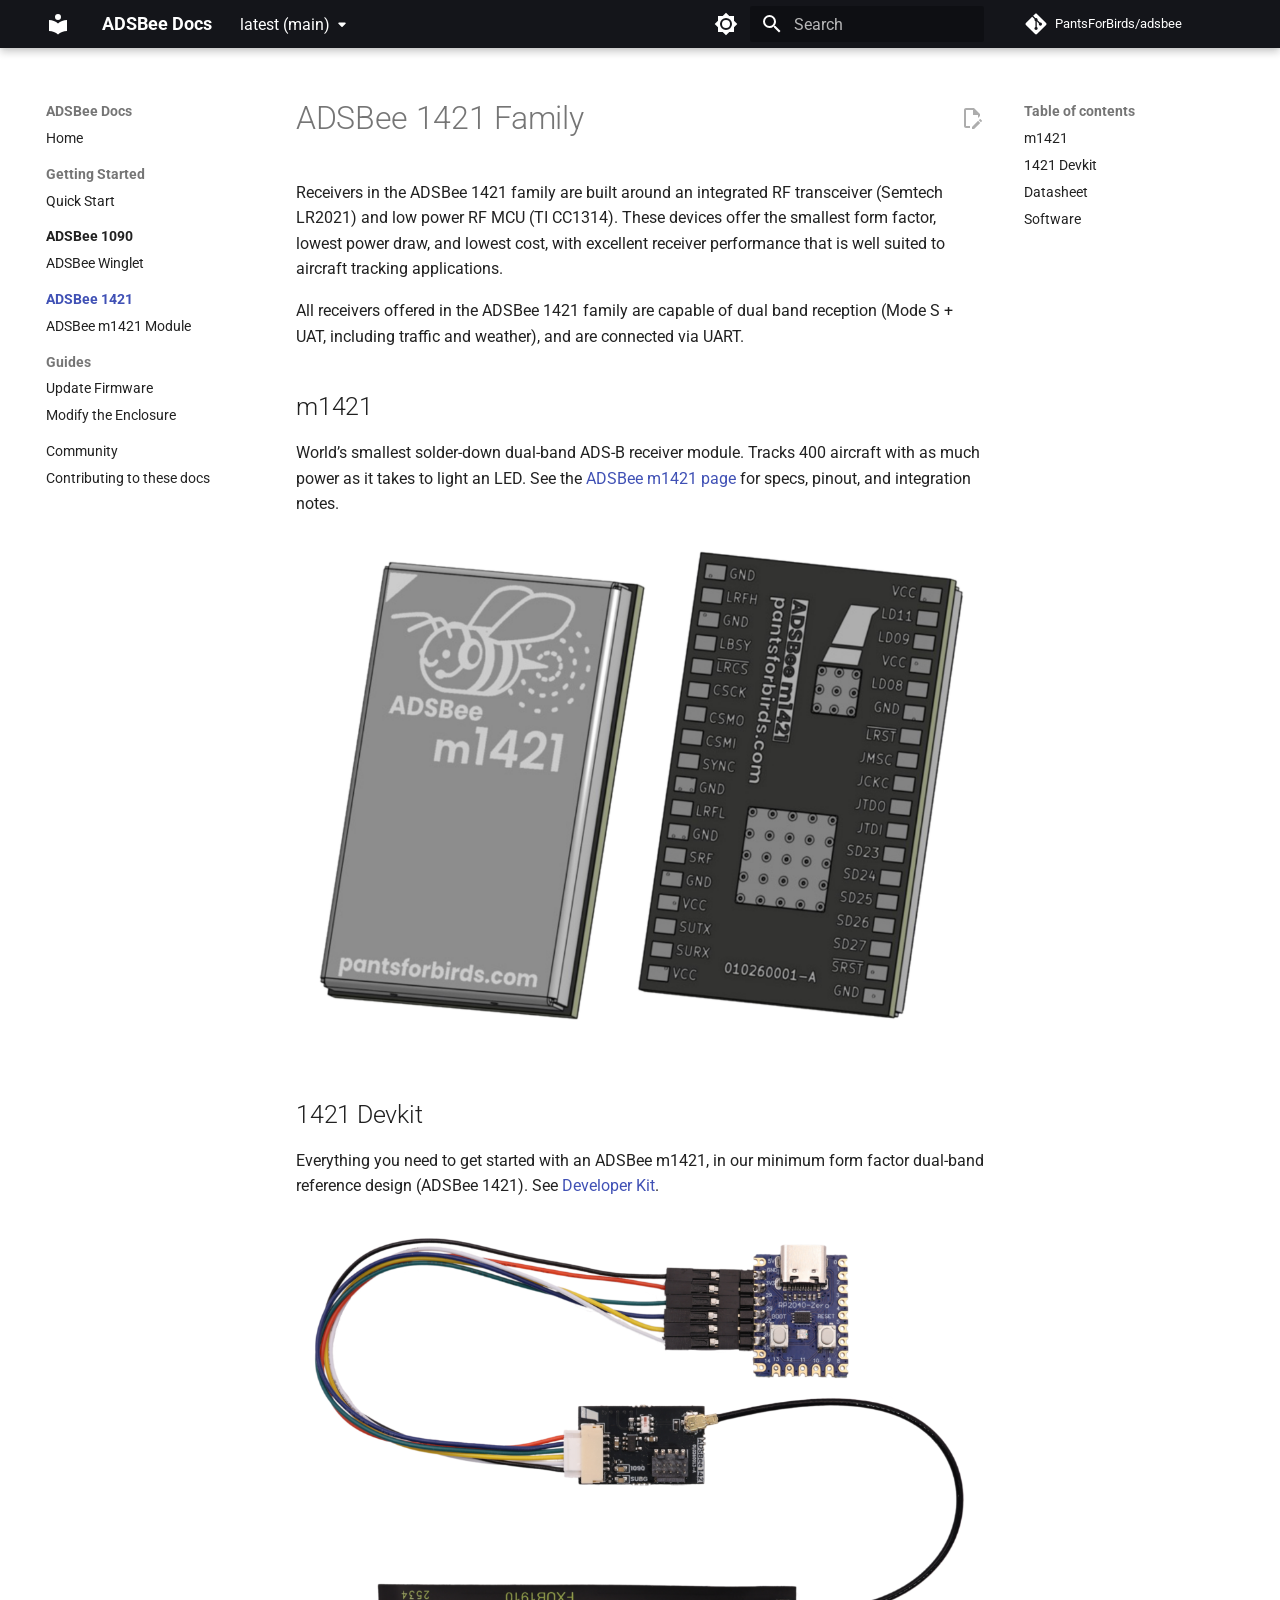
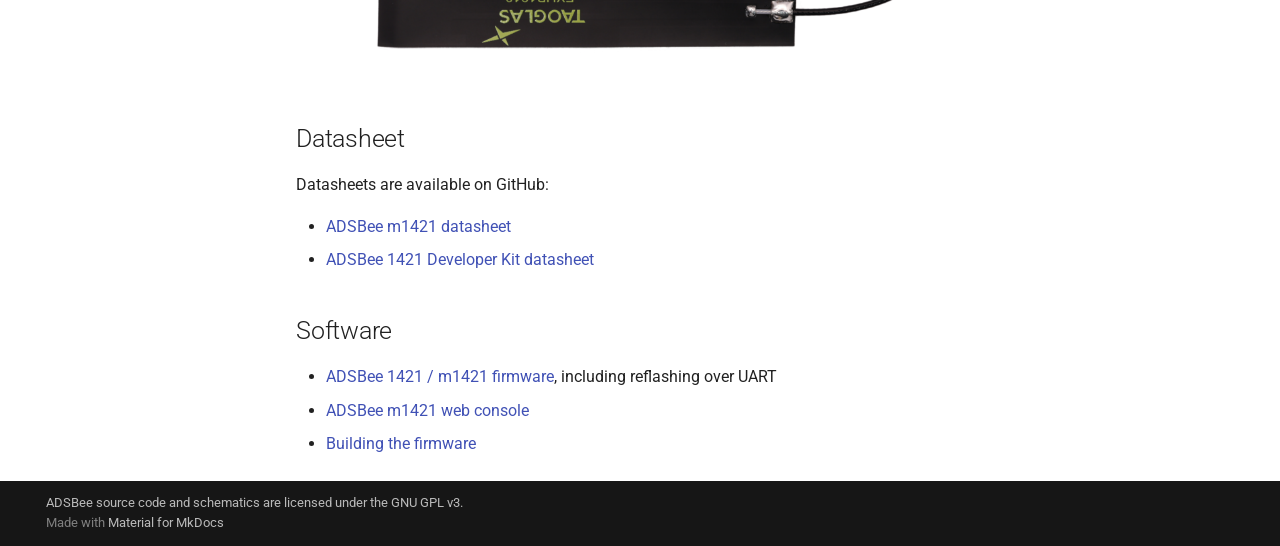
<file: latest/adsbee-1421/index.html>
<!doctype html>
<html lang="en" class="no-js">
  <head>
    
      <meta charset="utf-8">
      <meta name="viewport" content="width=device-width,initial-scale=1">
      
        <meta name="description" content="Documentation for ADSBee open source ADS-B receivers.">
      
      
      
        <link rel="canonical" href="https://adsbee.aero/wiki/latest/adsbee-1421/">
      
      
        <link rel="prev" href="../adsbee-1090/winglet/">
      
      
        <link rel="next" href="m1421/">
      
      
        
      
      
      <link rel="icon" href="../assets/images/favicon.png">
      <meta name="generator" content="mkdocs-1.6.1, mkdocs-material-9.7.7">
    
    
      
        <title>ADSBee 1421 Family - ADSBee Docs</title>
      
    
    
      <link rel="stylesheet" href="../assets/stylesheets/main.ec1eaa64.min.css">
      
        
        <link rel="stylesheet" href="../assets/stylesheets/palette.ab4e12ef.min.css">
      
      


    
    
      
    
    
      
        
        
        <link rel="preconnect" href="https://fonts.gstatic.com" crossorigin>
        <link rel="stylesheet" href="https://fonts.googleapis.com/css?family=Roboto:300,300i,400,400i,700,700i%7CRoboto+Mono:400,400i,700,700i&display=fallback">
        <style>:root{--md-text-font:"Roboto";--md-code-font:"Roboto Mono"}</style>
      
    
    
    <script>__md_scope=new URL("..",location),__md_hash=e=>[...e].reduce(((e,_)=>(e<<5)-e+_.charCodeAt(0)),0),__md_get=(e,_=localStorage,t=__md_scope)=>JSON.parse(_.getItem(t.pathname+"."+e)),__md_set=(e,_,t=localStorage,a=__md_scope)=>{try{t.setItem(a.pathname+"."+e,JSON.stringify(_))}catch(e){}}</script>
    
      

    
    
  </head>
  
  
    
    
      
    
    
    
    
    <body dir="ltr" data-md-color-scheme="default" data-md-color-primary="black" data-md-color-accent="amber">
  
    
    <input class="md-toggle" data-md-toggle="drawer" type="checkbox" id="__drawer" autocomplete="off">
    <input class="md-toggle" data-md-toggle="search" type="checkbox" id="__search" autocomplete="off">
    <label class="md-overlay" for="__drawer"></label>
    <div data-md-component="skip">
      
        
        <a href="#adsbee-1421-family" class="md-skip">
          Skip to content
        </a>
      
    </div>
    <div data-md-component="announce">
      
    </div>
    
      <div data-md-color-scheme="default" data-md-component="outdated" hidden>
        
      </div>
    
    
      

  

<header class="md-header md-header--shadow" data-md-component="header">
  <nav class="md-header__inner md-grid" aria-label="Header">
    <a href=".." title="ADSBee Docs" class="md-header__button md-logo" aria-label="ADSBee Docs" data-md-component="logo">
      
  
  <svg xmlns="http://www.w3.org/2000/svg" viewBox="0 0 24 24"><path d="M12 8a3 3 0 0 0 3-3 3 3 0 0 0-3-3 3 3 0 0 0-3 3 3 3 0 0 0 3 3m0 3.54C9.64 9.35 6.5 8 3 8v11c3.5 0 6.64 1.35 9 3.54 2.36-2.19 5.5-3.54 9-3.54V8c-3.5 0-6.64 1.35-9 3.54"/></svg>

    </a>
    <label class="md-header__button md-icon" for="__drawer">
      
      <svg xmlns="http://www.w3.org/2000/svg" viewBox="0 0 24 24"><path d="M3 6h18v2H3zm0 5h18v2H3zm0 5h18v2H3z"/></svg>
    </label>
    <div class="md-header__title" data-md-component="header-title">
      <div class="md-header__ellipsis">
        <div class="md-header__topic">
          <span class="md-ellipsis">
            ADSBee Docs
          </span>
        </div>
        <div class="md-header__topic" data-md-component="header-topic">
          <span class="md-ellipsis">
            
              ADSBee 1421 Family
            
          </span>
        </div>
      </div>
    </div>
    
      
        <form class="md-header__option" data-md-component="palette">
  
    
    
    
    <input class="md-option" data-md-color-media="(prefers-color-scheme: light)" data-md-color-scheme="default" data-md-color-primary="black" data-md-color-accent="amber"  aria-label="Switch to dark mode"  type="radio" name="__palette" id="__palette_0">
    
      <label class="md-header__button md-icon" title="Switch to dark mode" for="__palette_1" hidden>
        <svg xmlns="http://www.w3.org/2000/svg" viewBox="0 0 24 24"><path d="M12 8a4 4 0 0 0-4 4 4 4 0 0 0 4 4 4 4 0 0 0 4-4 4 4 0 0 0-4-4m0 10a6 6 0 0 1-6-6 6 6 0 0 1 6-6 6 6 0 0 1 6 6 6 6 0 0 1-6 6m8-9.31V4h-4.69L12 .69 8.69 4H4v4.69L.69 12 4 15.31V20h4.69L12 23.31 15.31 20H20v-4.69L23.31 12z"/></svg>
      </label>
    
  
    
    
    
    <input class="md-option" data-md-color-media="(prefers-color-scheme: dark)" data-md-color-scheme="slate" data-md-color-primary="black" data-md-color-accent="amber"  aria-label="Switch to light mode"  type="radio" name="__palette" id="__palette_1">
    
      <label class="md-header__button md-icon" title="Switch to light mode" for="__palette_0" hidden>
        <svg xmlns="http://www.w3.org/2000/svg" viewBox="0 0 24 24"><path d="M12 18c-.89 0-1.74-.2-2.5-.55C11.56 16.5 13 14.42 13 12s-1.44-4.5-3.5-5.45C10.26 6.2 11.11 6 12 6a6 6 0 0 1 6 6 6 6 0 0 1-6 6m8-9.31V4h-4.69L12 .69 8.69 4H4v4.69L.69 12 4 15.31V20h4.69L12 23.31 15.31 20H20v-4.69L23.31 12z"/></svg>
      </label>
    
  
</form>
      
    
    
      <script>var palette=__md_get("__palette");if(palette&&palette.color){if("(prefers-color-scheme)"===palette.color.media){var media=matchMedia("(prefers-color-scheme: light)"),input=document.querySelector(media.matches?"[data-md-color-media='(prefers-color-scheme: light)']":"[data-md-color-media='(prefers-color-scheme: dark)']");palette.color.media=input.getAttribute("data-md-color-media"),palette.color.scheme=input.getAttribute("data-md-color-scheme"),palette.color.primary=input.getAttribute("data-md-color-primary"),palette.color.accent=input.getAttribute("data-md-color-accent")}for(var[key,value]of Object.entries(palette.color))document.body.setAttribute("data-md-color-"+key,value)}</script>
    
    
    
      
      
        <label class="md-header__button md-icon" for="__search">
          
          <svg xmlns="http://www.w3.org/2000/svg" viewBox="0 0 24 24"><path d="M9.5 3A6.5 6.5 0 0 1 16 9.5c0 1.61-.59 3.09-1.56 4.23l.27.27h.79l5 5-1.5 1.5-5-5v-.79l-.27-.27A6.52 6.52 0 0 1 9.5 16 6.5 6.5 0 0 1 3 9.5 6.5 6.5 0 0 1 9.5 3m0 2C7 5 5 7 5 9.5S7 14 9.5 14 14 12 14 9.5 12 5 9.5 5"/></svg>
        </label>
        <div class="md-search" data-md-component="search" role="dialog">
  <label class="md-search__overlay" for="__search"></label>
  <div class="md-search__inner" role="search">
    <form class="md-search__form" name="search">
      <input type="text" class="md-search__input" name="query" aria-label="Search" placeholder="Search" autocapitalize="off" autocorrect="off" autocomplete="off" spellcheck="false" data-md-component="search-query" required>
      <label class="md-search__icon md-icon" for="__search">
        
        <svg xmlns="http://www.w3.org/2000/svg" viewBox="0 0 24 24"><path d="M9.5 3A6.5 6.5 0 0 1 16 9.5c0 1.61-.59 3.09-1.56 4.23l.27.27h.79l5 5-1.5 1.5-5-5v-.79l-.27-.27A6.52 6.52 0 0 1 9.5 16 6.5 6.5 0 0 1 3 9.5 6.5 6.5 0 0 1 9.5 3m0 2C7 5 5 7 5 9.5S7 14 9.5 14 14 12 14 9.5 12 5 9.5 5"/></svg>
        
        <svg xmlns="http://www.w3.org/2000/svg" viewBox="0 0 24 24"><path d="M20 11v2H8l5.5 5.5-1.42 1.42L4.16 12l7.92-7.92L13.5 5.5 8 11z"/></svg>
      </label>
      <nav class="md-search__options" aria-label="Search">
        
        <button type="reset" class="md-search__icon md-icon" title="Clear" aria-label="Clear" tabindex="-1">
          
          <svg xmlns="http://www.w3.org/2000/svg" viewBox="0 0 24 24"><path d="M19 6.41 17.59 5 12 10.59 6.41 5 5 6.41 10.59 12 5 17.59 6.41 19 12 13.41 17.59 19 19 17.59 13.41 12z"/></svg>
        </button>
      </nav>
      
        <div class="md-search__suggest" data-md-component="search-suggest"></div>
      
    </form>
    <div class="md-search__output">
      <div class="md-search__scrollwrap" tabindex="0" data-md-scrollfix>
        <div class="md-search-result" data-md-component="search-result">
          <div class="md-search-result__meta">
            Initializing search
          </div>
          <ol class="md-search-result__list" role="presentation"></ol>
        </div>
      </div>
    </div>
  </div>
</div>
      
    
    
      <div class="md-header__source">
        <a href="https://github.com/PantsForBirds/adsbee" title="Go to repository" class="md-source" data-md-component="source">
  <div class="md-source__icon md-icon">
    
    <svg xmlns="http://www.w3.org/2000/svg" viewBox="0 0 448 512"><!--! Font Awesome Free 7.1.0 by @fontawesome - https://fontawesome.com License - https://fontawesome.com/license/free (Icons: CC BY 4.0, Fonts: SIL OFL 1.1, Code: MIT License) Copyright 2025 Fonticons, Inc.--><path d="M439.6 236.1 244 40.5c-5.4-5.5-12.8-8.5-20.4-8.5s-15 3-20.4 8.4L162.5 81l51.5 51.5c27.1-9.1 52.7 16.8 43.4 43.7l49.7 49.7c34.2-11.8 61.2 31 35.5 56.7-26.5 26.5-70.2-2.9-56-37.3L240.3 199v121.9c25.3 12.5 22.3 41.8 9.1 55-6.4 6.4-15.2 10.1-24.3 10.1s-17.8-3.6-24.3-10.1c-17.6-17.6-11.1-46.9 11.2-56v-123c-20.8-8.5-24.6-30.7-18.6-45L142.6 101 8.5 235.1C3 240.6 0 247.9 0 255.5s3 15 8.5 20.4l195.6 195.7c5.4 5.4 12.7 8.4 20.4 8.4s15-3 20.4-8.4l194.7-194.7c5.4-5.4 8.4-12.8 8.4-20.4s-3-15-8.4-20.4"/></svg>
  </div>
  <div class="md-source__repository">
    PantsForBirds/adsbee
  </div>
</a>
      </div>
    
  </nav>
  
</header>
    
    <div class="md-container" data-md-component="container">
      
      
        
          
        
      
      <main class="md-main" data-md-component="main">
        <div class="md-main__inner md-grid">
          
            
              
              <div class="md-sidebar md-sidebar--primary" data-md-component="sidebar" data-md-type="navigation" >
                <div class="md-sidebar__scrollwrap">
                  <div class="md-sidebar__inner">
                    



<nav class="md-nav md-nav--primary" aria-label="Navigation" data-md-level="0">
  <label class="md-nav__title" for="__drawer">
    <a href=".." title="ADSBee Docs" class="md-nav__button md-logo" aria-label="ADSBee Docs" data-md-component="logo">
      
  
  <svg xmlns="http://www.w3.org/2000/svg" viewBox="0 0 24 24"><path d="M12 8a3 3 0 0 0 3-3 3 3 0 0 0-3-3 3 3 0 0 0-3 3 3 3 0 0 0 3 3m0 3.54C9.64 9.35 6.5 8 3 8v11c3.5 0 6.64 1.35 9 3.54 2.36-2.19 5.5-3.54 9-3.54V8c-3.5 0-6.64 1.35-9 3.54"/></svg>

    </a>
    ADSBee Docs
  </label>
  
    <div class="md-nav__source">
      <a href="https://github.com/PantsForBirds/adsbee" title="Go to repository" class="md-source" data-md-component="source">
  <div class="md-source__icon md-icon">
    
    <svg xmlns="http://www.w3.org/2000/svg" viewBox="0 0 448 512"><!--! Font Awesome Free 7.1.0 by @fontawesome - https://fontawesome.com License - https://fontawesome.com/license/free (Icons: CC BY 4.0, Fonts: SIL OFL 1.1, Code: MIT License) Copyright 2025 Fonticons, Inc.--><path d="M439.6 236.1 244 40.5c-5.4-5.5-12.8-8.5-20.4-8.5s-15 3-20.4 8.4L162.5 81l51.5 51.5c27.1-9.1 52.7 16.8 43.4 43.7l49.7 49.7c34.2-11.8 61.2 31 35.5 56.7-26.5 26.5-70.2-2.9-56-37.3L240.3 199v121.9c25.3 12.5 22.3 41.8 9.1 55-6.4 6.4-15.2 10.1-24.3 10.1s-17.8-3.6-24.3-10.1c-17.6-17.6-11.1-46.9 11.2-56v-123c-20.8-8.5-24.6-30.7-18.6-45L142.6 101 8.5 235.1C3 240.6 0 247.9 0 255.5s3 15 8.5 20.4l195.6 195.7c5.4 5.4 12.7 8.4 20.4 8.4s15-3 20.4-8.4l194.7-194.7c5.4-5.4 8.4-12.8 8.4-20.4s-3-15-8.4-20.4"/></svg>
  </div>
  <div class="md-source__repository">
    PantsForBirds/adsbee
  </div>
</a>
    </div>
  
  <ul class="md-nav__list" data-md-scrollfix>
    
      
      
  
  
  
  
    <li class="md-nav__item">
      <a href=".." class="md-nav__link">
        
  
  
  <span class="md-ellipsis">
    
  
    Home
  

    
  </span>
  
  

      </a>
    </li>
  

    
      
      
  
  
  
  
    
    
      
        
      
    
    
    
      
        
        
      
    
    
    <li class="md-nav__item md-nav__item--section md-nav__item--nested">
      
        
        
        <input class="md-nav__toggle md-toggle " type="checkbox" id="__nav_2" >
        
          
          <label class="md-nav__link" for="__nav_2" id="__nav_2_label" tabindex="">
            
  
  
  <span class="md-ellipsis">
    
  
    Getting Started
  

    
  </span>
  
  

            <span class="md-nav__icon md-icon"></span>
          </label>
        
        <nav class="md-nav" data-md-level="1" aria-labelledby="__nav_2_label" aria-expanded="false">
          <label class="md-nav__title" for="__nav_2">
            <span class="md-nav__icon md-icon"></span>
            
  
    Getting Started
  

          </label>
          <ul class="md-nav__list" data-md-scrollfix>
            
              
                
  
  
  
  
    <li class="md-nav__item">
      <a href="../getting-started/quick-start/" class="md-nav__link">
        
  
  
  <span class="md-ellipsis">
    
  
    Quick Start
  

    
  </span>
  
  

      </a>
    </li>
  

              
            
          </ul>
        </nav>
      
    </li>
  

    
      
      
  
  
  
  
    
    
      
        
          
        
      
        
      
    
    
    
      
        
        
      
    
    
    <li class="md-nav__item md-nav__item--section md-nav__item--nested">
      
        
        
        <input class="md-nav__toggle md-toggle " type="checkbox" id="__nav_3" >
        
          
          <div class="md-nav__link md-nav__container">
            <a href="../adsbee-1090/" class="md-nav__link ">
              
  
  
  <span class="md-ellipsis">
    
  
    ADSBee 1090
  

    
  </span>
  
  

            </a>
            
              
              <label class="md-nav__link " for="__nav_3" id="__nav_3_label" tabindex="">
                <span class="md-nav__icon md-icon"></span>
              </label>
            
          </div>
        
        <nav class="md-nav" data-md-level="1" aria-labelledby="__nav_3_label" aria-expanded="false">
          <label class="md-nav__title" for="__nav_3">
            <span class="md-nav__icon md-icon"></span>
            
  
    ADSBee 1090
  

          </label>
          <ul class="md-nav__list" data-md-scrollfix>
            
              
            
              
                
  
  
  
  
    <li class="md-nav__item">
      <a href="../adsbee-1090/winglet/" class="md-nav__link">
        
  
  
  <span class="md-ellipsis">
    
  
    ADSBee Winglet
  

    
  </span>
  
  

      </a>
    </li>
  

              
            
          </ul>
        </nav>
      
    </li>
  

    
      
      
  
  
    
  
  
  
    
    
      
        
          
        
      
        
      
    
    
    
      
        
        
      
    
    
    <li class="md-nav__item md-nav__item--active md-nav__item--section md-nav__item--nested">
      
        
        
        <input class="md-nav__toggle md-toggle " type="checkbox" id="__nav_4" checked>
        
          
          <div class="md-nav__link md-nav__container">
            <a href="./" class="md-nav__link md-nav__link--active">
              
  
  
  <span class="md-ellipsis">
    
  
    ADSBee 1421
  

    
  </span>
  
  

            </a>
            
              
              <label class="md-nav__link md-nav__link--active" for="__nav_4" id="__nav_4_label" tabindex="">
                <span class="md-nav__icon md-icon"></span>
              </label>
            
          </div>
        
        <nav class="md-nav" data-md-level="1" aria-labelledby="__nav_4_label" aria-expanded="true">
          <label class="md-nav__title" for="__nav_4">
            <span class="md-nav__icon md-icon"></span>
            
  
    ADSBee 1421
  

          </label>
          <ul class="md-nav__list" data-md-scrollfix>
            
              
            
              
                
  
  
  
  
    <li class="md-nav__item">
      <a href="m1421/" class="md-nav__link">
        
  
  
  <span class="md-ellipsis">
    
  
    ADSBee m1421 Module
  

    
  </span>
  
  

      </a>
    </li>
  

              
            
          </ul>
        </nav>
      
    </li>
  

    
      
      
  
  
  
  
    
    
      
        
      
        
      
    
    
    
      
        
        
      
    
    
    <li class="md-nav__item md-nav__item--section md-nav__item--nested">
      
        
        
        <input class="md-nav__toggle md-toggle " type="checkbox" id="__nav_5" >
        
          
          <label class="md-nav__link" for="__nav_5" id="__nav_5_label" tabindex="">
            
  
  
  <span class="md-ellipsis">
    
  
    Guides
  

    
  </span>
  
  

            <span class="md-nav__icon md-icon"></span>
          </label>
        
        <nav class="md-nav" data-md-level="1" aria-labelledby="__nav_5_label" aria-expanded="false">
          <label class="md-nav__title" for="__nav_5">
            <span class="md-nav__icon md-icon"></span>
            
  
    Guides
  

          </label>
          <ul class="md-nav__list" data-md-scrollfix>
            
              
                
  
  
  
  
    <li class="md-nav__item">
      <a href="../guides/update-firmware/" class="md-nav__link">
        
  
  
  <span class="md-ellipsis">
    
  
    Update Firmware
  

    
  </span>
  
  

      </a>
    </li>
  

              
            
              
                
  
  
  
  
    <li class="md-nav__item">
      <a href="../guides/modify-enclosure/" class="md-nav__link">
        
  
  
  <span class="md-ellipsis">
    
  
    Modify the Enclosure
  

    
  </span>
  
  

      </a>
    </li>
  

              
            
          </ul>
        </nav>
      
    </li>
  

    
      
      
  
  
  
  
    <li class="md-nav__item">
      <a href="../community/" class="md-nav__link">
        
  
  
  <span class="md-ellipsis">
    
  
    Community
  

    
  </span>
  
  

      </a>
    </li>
  

    
      
      
  
  
  
  
    <li class="md-nav__item">
      <a href="../contributing/" class="md-nav__link">
        
  
  
  <span class="md-ellipsis">
    
  
    Contributing to these docs
  

    
  </span>
  
  

      </a>
    </li>
  

    
  </ul>
</nav>
                  </div>
                </div>
              </div>
            
            
              
              <div class="md-sidebar md-sidebar--secondary" data-md-component="sidebar" data-md-type="toc" >
                <div class="md-sidebar__scrollwrap">
                  <div class="md-sidebar__inner">
                    

<nav class="md-nav md-nav--secondary" aria-label="Table of contents">
  
  
  
    
  
  
    <label class="md-nav__title" for="__toc">
      <span class="md-nav__icon md-icon"></span>
      Table of contents
    </label>
    <ul class="md-nav__list" data-md-component="toc" data-md-scrollfix>
      
        <li class="md-nav__item">
  <a href="#m1421" class="md-nav__link">
    <span class="md-ellipsis">
      
        m1421
      
    </span>
  </a>
  
</li>
      
        <li class="md-nav__item">
  <a href="#1421-devkit" class="md-nav__link">
    <span class="md-ellipsis">
      
        1421 Devkit
      
    </span>
  </a>
  
</li>
      
        <li class="md-nav__item">
  <a href="#datasheet" class="md-nav__link">
    <span class="md-ellipsis">
      
        Datasheet
      
    </span>
  </a>
  
</li>
      
        <li class="md-nav__item">
  <a href="#software" class="md-nav__link">
    <span class="md-ellipsis">
      
        Software
      
    </span>
  </a>
  
</li>
      
    </ul>
  
</nav>
                  </div>
                </div>
              </div>
            
          
          
            <div class="md-content" data-md-component="content">
              
              <article class="md-content__inner md-typeset">
                
                  


  
    <a href="https://github.com/PantsForBirds/adsbee/edit/main/docs/adsbee-1421/index.md" title="Edit this page" class="md-content__button md-icon" rel="edit">
      
      <svg xmlns="http://www.w3.org/2000/svg" viewBox="0 0 24 24"><path d="M10 20H6V4h7v5h5v3.1l2-2V8l-6-6H6c-1.1 0-2 .9-2 2v16c0 1.1.9 2 2 2h4zm10.2-7c.1 0 .3.1.4.2l1.3 1.3c.2.2.2.6 0 .8l-1 1-2.1-2.1 1-1c.1-.1.2-.2.4-.2m0 3.9L14.1 23H12v-2.1l6.1-6.1z"/></svg>
    </a>
  
  


<h1 id="adsbee-1421-family">ADSBee 1421 Family<a class="headerlink" href="#adsbee-1421-family" title="Permanent link">&para;</a></h1>
<p>Receivers in the ADSBee 1421 family are built around an integrated RF transceiver (Semtech LR2021) and low power RF MCU (TI CC1314). These devices offer the smallest form factor, lowest power draw, and lowest cost, with excellent receiver performance that is well suited to aircraft tracking applications.</p>
<p>All receivers offered in the ADSBee 1421 family are capable of dual band reception (Mode S + UAT, including traffic and weather), and are connected via UART.</p>
<h2 id="m1421">m1421<a class="headerlink" href="#m1421" title="Permanent link">&para;</a></h2>
<p>World’s smallest solder-down dual-band ADS-B receiver module. Tracks 400 aircraft with as much power as it takes to light an LED. See the <a href="m1421/">ADSBee m1421 page</a> for specs, pinout, and integration notes.</p>
<p><img alt="ADSBee m1421" src="../assets/adsbee-1421/2026-06-m1421-1024x768.png" /></p>
<h2 id="1421-devkit">1421 Devkit<a class="headerlink" href="#1421-devkit" title="Permanent link">&para;</a></h2>
<p>Everything you need to get started with an ADSBee m1421, in our minimum form factor dual-band reference design (ADSBee 1421). See <a href="m1421/#developer-kit">Developer Kit</a>.</p>
<p><img alt="ADSBee 1421 Developer Kit" src="../assets/adsbee-1421/2026-07-adsbee-1421-devkit-1024x683.png" /></p>
<h2 id="datasheet">Datasheet<a class="headerlink" href="#datasheet" title="Permanent link">&para;</a></h2>
<p>Datasheets are available on GitHub:</p>
<ul>
<li><a href="https://github.com/PantsForBirds/adsbee/blob/main/word/exports/datasheet_adsbee_m1421.pdf">ADSBee m1421 datasheet</a></li>
<li><a href="https://github.com/PantsForBirds/adsbee/blob/main/word/exports/datasheet_adsbee_1421_devkit.pdf">ADSBee 1421 Developer Kit datasheet</a></li>
</ul>
<h2 id="software">Software<a class="headerlink" href="#software" title="Permanent link">&para;</a></h2>
<ul>
<li><a href="https://github.com/PantsForBirds/adsbee/blob/main/firmware/adsbee_1421/README.md">ADSBee 1421 / m1421 firmware</a>, including reflashing over UART</li>
<li><a href="https://github.com/PantsForBirds/adsbee/blob/main/software/adsbee_1421_console/README.md">ADSBee m1421 web console</a></li>
<li><a href="https://github.com/PantsForBirds/adsbee/blob/main/firmware/README.md">Building the firmware</a></li>
</ul>












                
              </article>
            </div>
          
          
<script>var target=document.getElementById(location.hash.slice(1));target&&target.name&&(target.checked=target.name.startsWith("__tabbed_"))</script>
        </div>
        
          <button type="button" class="md-top md-icon" data-md-component="top" hidden>
  
  <svg xmlns="http://www.w3.org/2000/svg" viewBox="0 0 24 24"><path d="M13 20h-2V8l-5.5 5.5-1.42-1.42L12 4.16l7.92 7.92-1.42 1.42L13 8z"/></svg>
  Back to top
</button>
        
      </main>
      
        <footer class="md-footer">
  
  <div class="md-footer-meta md-typeset">
    <div class="md-footer-meta__inner md-grid">
      <div class="md-copyright">
  
    <div class="md-copyright__highlight">
      ADSBee source code and schematics are licensed under the GNU GPL v3.
    </div>
  
  
    Made with
    <a href="https://squidfunk.github.io/mkdocs-material/" target="_blank" rel="noopener">
      Material for MkDocs
    </a>
  
</div>
      
    </div>
  </div>
</footer>
      
    </div>
    <div class="md-dialog" data-md-component="dialog">
      <div class="md-dialog__inner md-typeset"></div>
    </div>
    
    
    
      
      
      <script id="__config" type="application/json">{"annotate": null, "base": "..", "features": ["content.action.edit", "content.code.copy", "navigation.indexes", "navigation.sections", "navigation.top", "search.highlight", "search.suggest", "toc.follow"], "search": "../assets/javascripts/workers/search.2c215733.min.js", "tags": null, "translations": {"clipboard.copied": "Copied to clipboard", "clipboard.copy": "Copy to clipboard", "search.result.more.one": "1 more on this page", "search.result.more.other": "# more on this page", "search.result.none": "No matching documents", "search.result.one": "1 matching document", "search.result.other": "# matching documents", "search.result.placeholder": "Type to start searching", "search.result.term.missing": "Missing", "select.version": "Select version"}, "version": {"default": "latest", "provider": "mike"}}</script>
    
    
      <script src="../assets/javascripts/bundle.d7400e89.min.js"></script>
      
    
  </body>
</html>
</file>
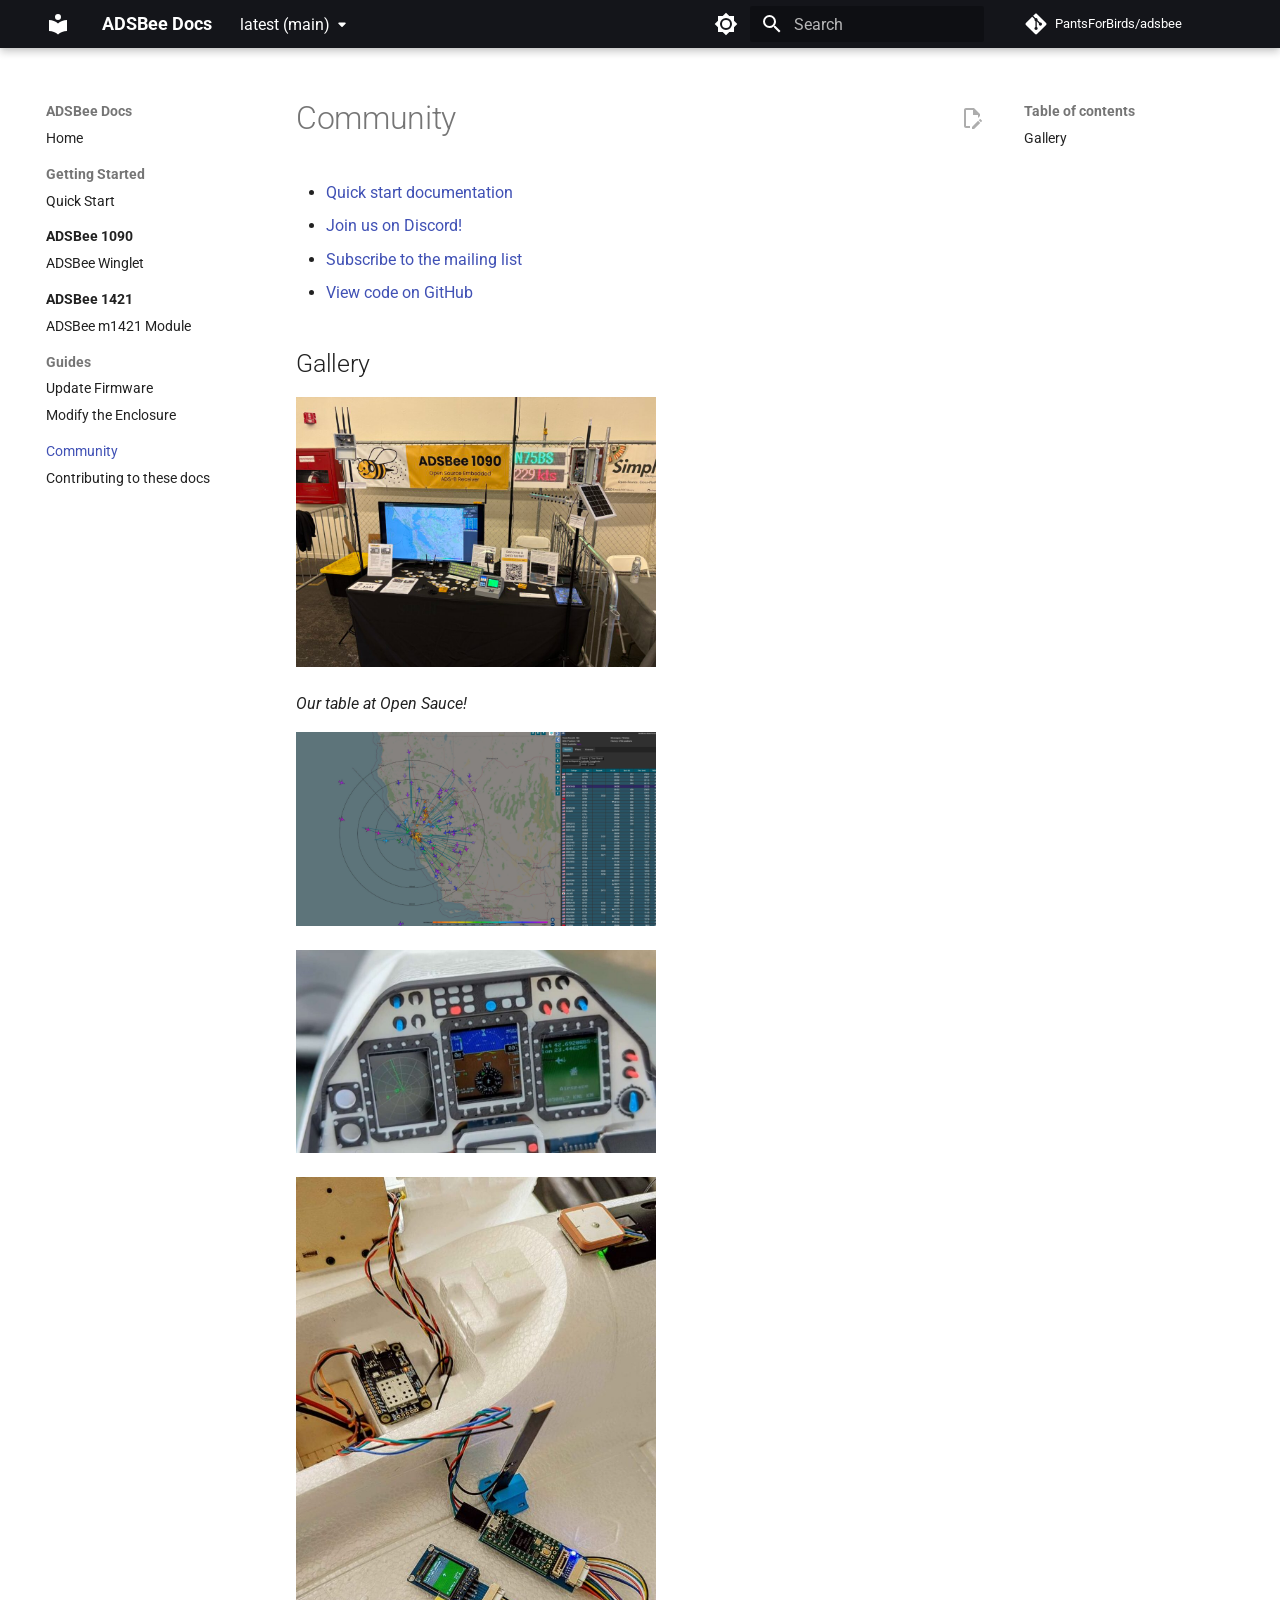
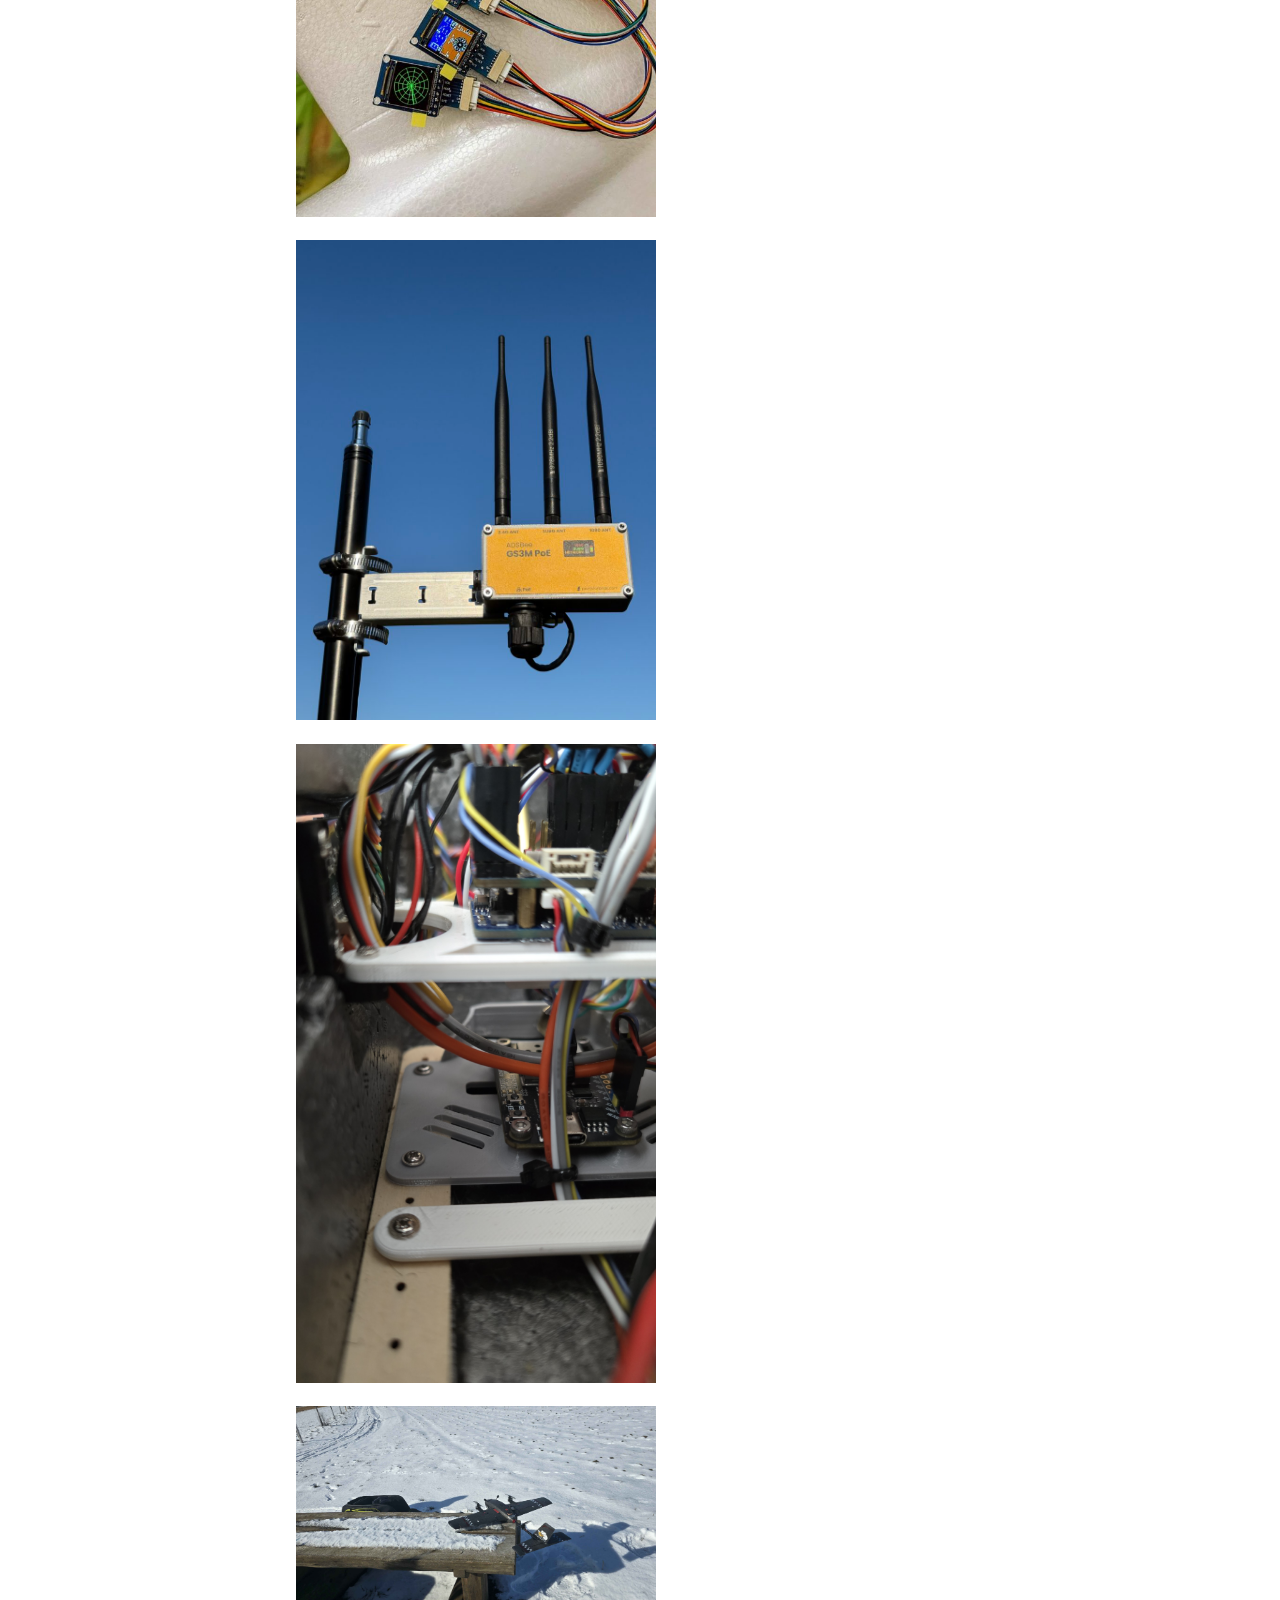
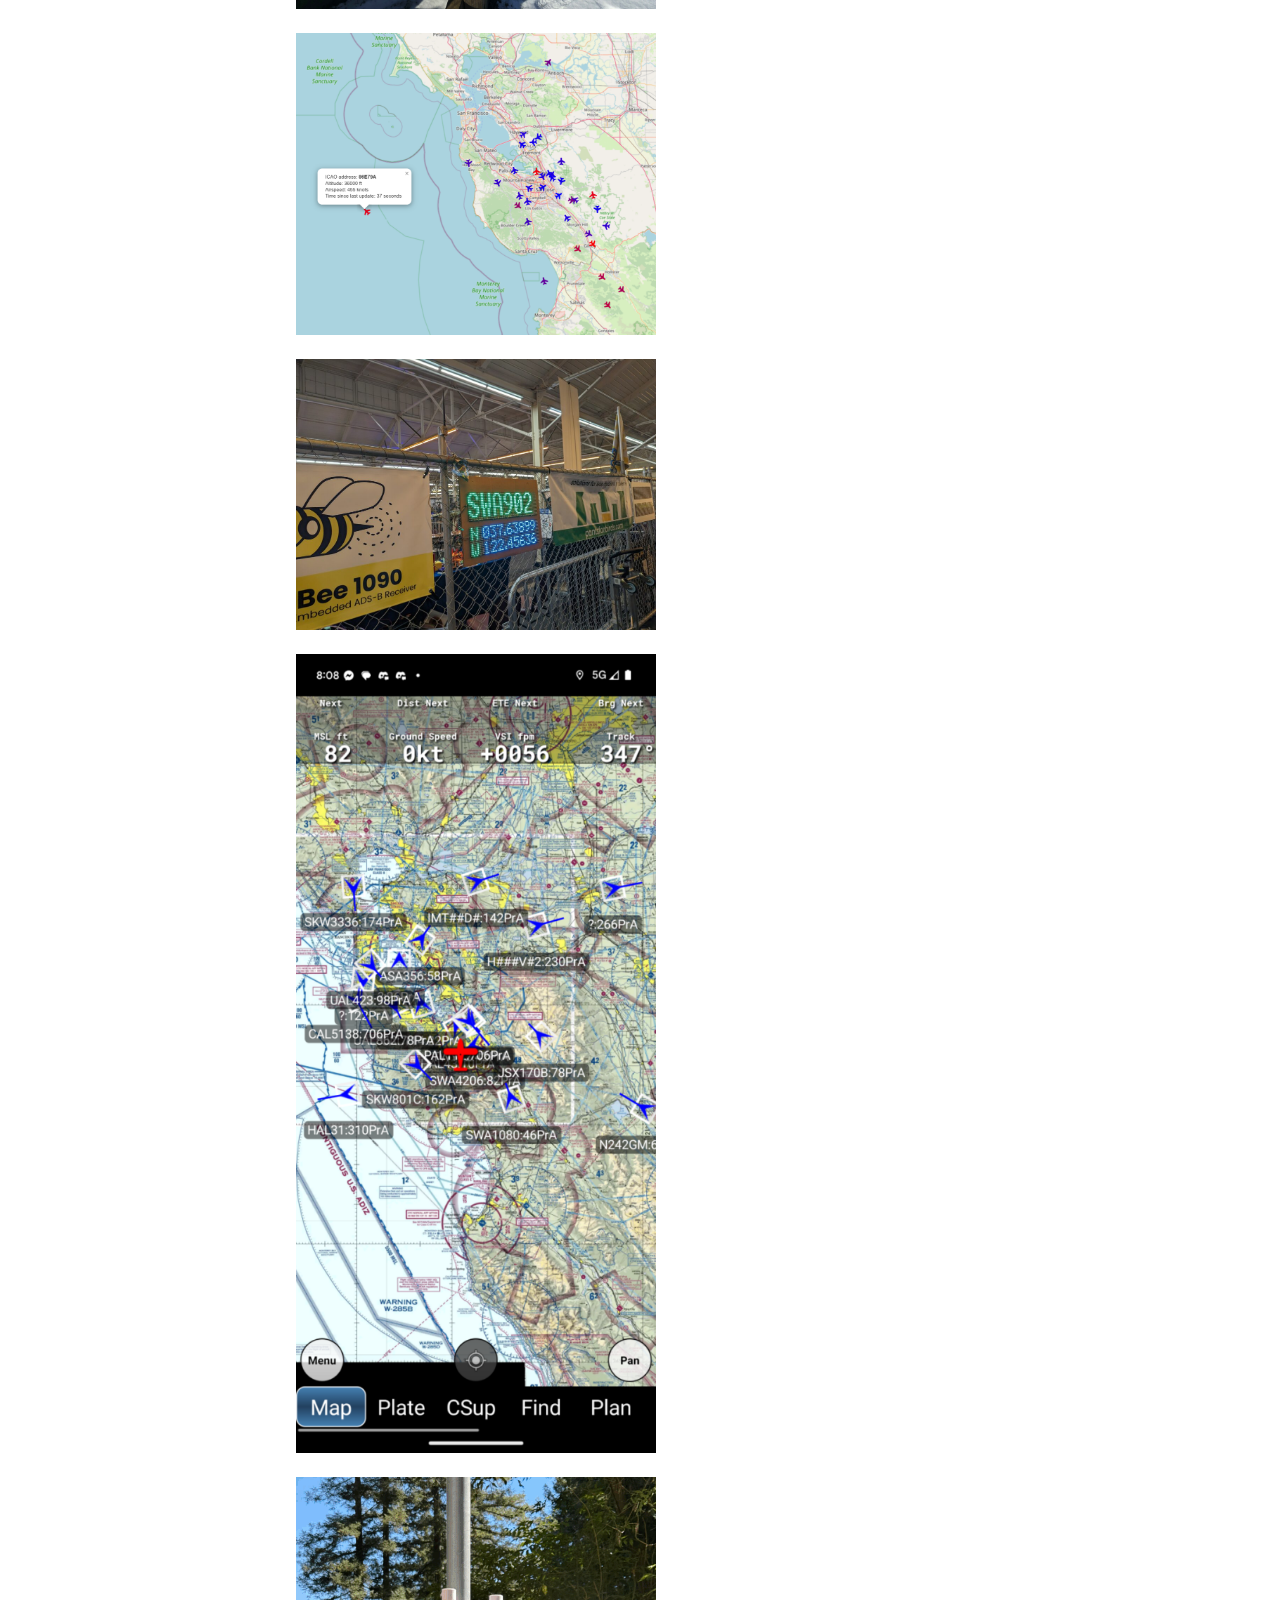
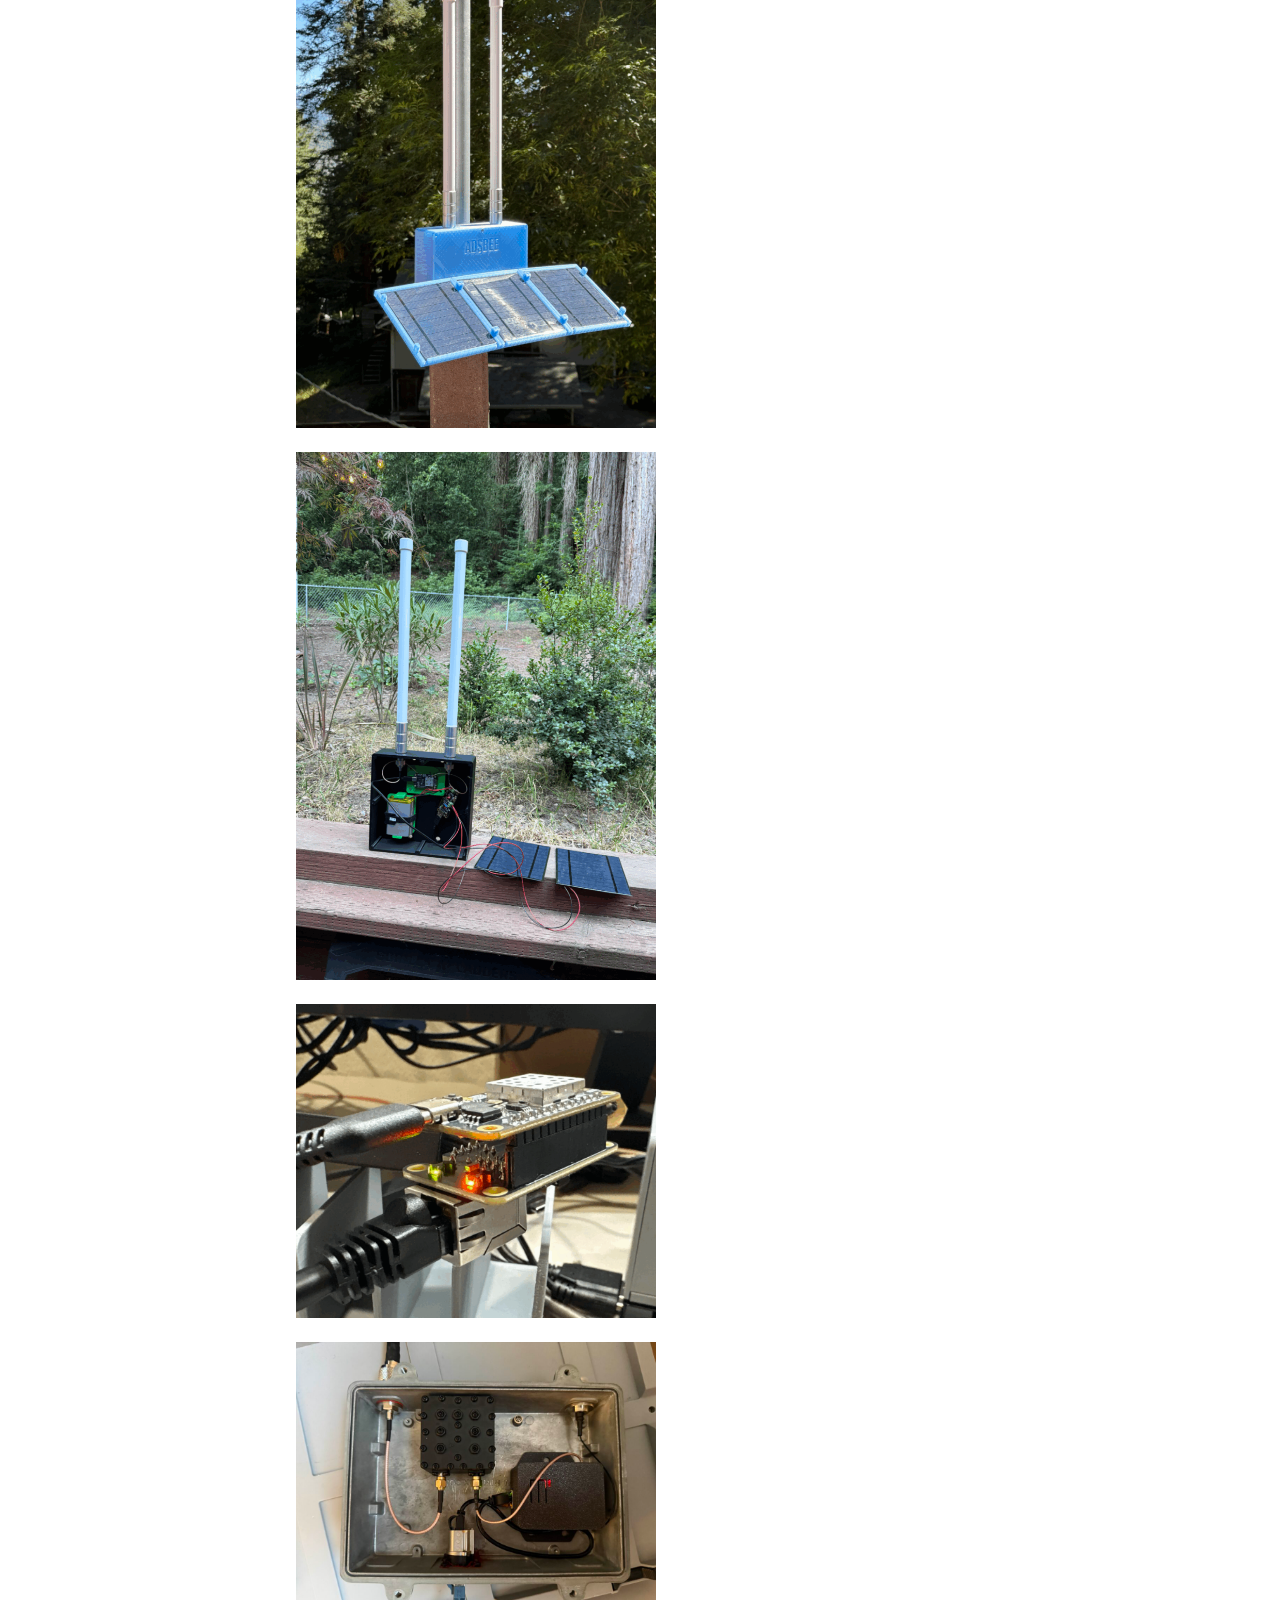
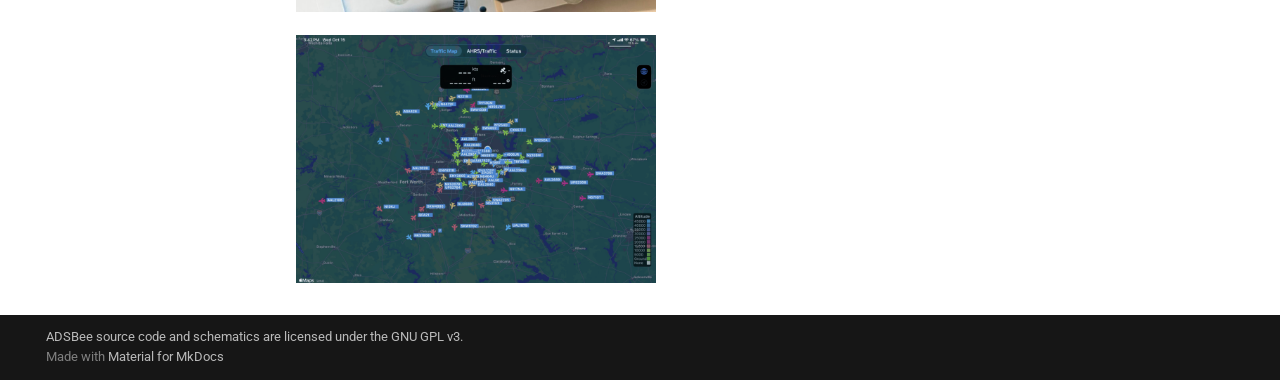
<file: latest/community/index.html>
<!doctype html>
<html lang="en" class="no-js">
  <head>
    
      <meta charset="utf-8">
      <meta name="viewport" content="width=device-width,initial-scale=1">
      
        <meta name="description" content="Documentation for ADSBee open source ADS-B receivers.">
      
      
      
        <link rel="canonical" href="https://adsbee.aero/wiki/latest/community/">
      
      
        <link rel="prev" href="../guides/modify-enclosure/">
      
      
        <link rel="next" href="../contributing/">
      
      
        
      
      
      <link rel="icon" href="../assets/images/favicon.png">
      <meta name="generator" content="mkdocs-1.6.1, mkdocs-material-9.7.7">
    
    
      
        <title>Community - ADSBee Docs</title>
      
    
    
      <link rel="stylesheet" href="../assets/stylesheets/main.ec1eaa64.min.css">
      
        
        <link rel="stylesheet" href="../assets/stylesheets/palette.ab4e12ef.min.css">
      
      


    
    
      
    
    
      
        
        
        <link rel="preconnect" href="https://fonts.gstatic.com" crossorigin>
        <link rel="stylesheet" href="https://fonts.googleapis.com/css?family=Roboto:300,300i,400,400i,700,700i%7CRoboto+Mono:400,400i,700,700i&display=fallback">
        <style>:root{--md-text-font:"Roboto";--md-code-font:"Roboto Mono"}</style>
      
    
    
    <script>__md_scope=new URL("..",location),__md_hash=e=>[...e].reduce(((e,_)=>(e<<5)-e+_.charCodeAt(0)),0),__md_get=(e,_=localStorage,t=__md_scope)=>JSON.parse(_.getItem(t.pathname+"."+e)),__md_set=(e,_,t=localStorage,a=__md_scope)=>{try{t.setItem(a.pathname+"."+e,JSON.stringify(_))}catch(e){}}</script>
    
      

    
    
  </head>
  
  
    
    
      
    
    
    
    
    <body dir="ltr" data-md-color-scheme="default" data-md-color-primary="black" data-md-color-accent="amber">
  
    
    <input class="md-toggle" data-md-toggle="drawer" type="checkbox" id="__drawer" autocomplete="off">
    <input class="md-toggle" data-md-toggle="search" type="checkbox" id="__search" autocomplete="off">
    <label class="md-overlay" for="__drawer"></label>
    <div data-md-component="skip">
      
        
        <a href="#community" class="md-skip">
          Skip to content
        </a>
      
    </div>
    <div data-md-component="announce">
      
    </div>
    
      <div data-md-color-scheme="default" data-md-component="outdated" hidden>
        
      </div>
    
    
      

  

<header class="md-header md-header--shadow" data-md-component="header">
  <nav class="md-header__inner md-grid" aria-label="Header">
    <a href=".." title="ADSBee Docs" class="md-header__button md-logo" aria-label="ADSBee Docs" data-md-component="logo">
      
  
  <svg xmlns="http://www.w3.org/2000/svg" viewBox="0 0 24 24"><path d="M12 8a3 3 0 0 0 3-3 3 3 0 0 0-3-3 3 3 0 0 0-3 3 3 3 0 0 0 3 3m0 3.54C9.64 9.35 6.5 8 3 8v11c3.5 0 6.64 1.35 9 3.54 2.36-2.19 5.5-3.54 9-3.54V8c-3.5 0-6.64 1.35-9 3.54"/></svg>

    </a>
    <label class="md-header__button md-icon" for="__drawer">
      
      <svg xmlns="http://www.w3.org/2000/svg" viewBox="0 0 24 24"><path d="M3 6h18v2H3zm0 5h18v2H3zm0 5h18v2H3z"/></svg>
    </label>
    <div class="md-header__title" data-md-component="header-title">
      <div class="md-header__ellipsis">
        <div class="md-header__topic">
          <span class="md-ellipsis">
            ADSBee Docs
          </span>
        </div>
        <div class="md-header__topic" data-md-component="header-topic">
          <span class="md-ellipsis">
            
              Community
            
          </span>
        </div>
      </div>
    </div>
    
      
        <form class="md-header__option" data-md-component="palette">
  
    
    
    
    <input class="md-option" data-md-color-media="(prefers-color-scheme: light)" data-md-color-scheme="default" data-md-color-primary="black" data-md-color-accent="amber"  aria-label="Switch to dark mode"  type="radio" name="__palette" id="__palette_0">
    
      <label class="md-header__button md-icon" title="Switch to dark mode" for="__palette_1" hidden>
        <svg xmlns="http://www.w3.org/2000/svg" viewBox="0 0 24 24"><path d="M12 8a4 4 0 0 0-4 4 4 4 0 0 0 4 4 4 4 0 0 0 4-4 4 4 0 0 0-4-4m0 10a6 6 0 0 1-6-6 6 6 0 0 1 6-6 6 6 0 0 1 6 6 6 6 0 0 1-6 6m8-9.31V4h-4.69L12 .69 8.69 4H4v4.69L.69 12 4 15.31V20h4.69L12 23.31 15.31 20H20v-4.69L23.31 12z"/></svg>
      </label>
    
  
    
    
    
    <input class="md-option" data-md-color-media="(prefers-color-scheme: dark)" data-md-color-scheme="slate" data-md-color-primary="black" data-md-color-accent="amber"  aria-label="Switch to light mode"  type="radio" name="__palette" id="__palette_1">
    
      <label class="md-header__button md-icon" title="Switch to light mode" for="__palette_0" hidden>
        <svg xmlns="http://www.w3.org/2000/svg" viewBox="0 0 24 24"><path d="M12 18c-.89 0-1.74-.2-2.5-.55C11.56 16.5 13 14.42 13 12s-1.44-4.5-3.5-5.45C10.26 6.2 11.11 6 12 6a6 6 0 0 1 6 6 6 6 0 0 1-6 6m8-9.31V4h-4.69L12 .69 8.69 4H4v4.69L.69 12 4 15.31V20h4.69L12 23.31 15.31 20H20v-4.69L23.31 12z"/></svg>
      </label>
    
  
</form>
      
    
    
      <script>var palette=__md_get("__palette");if(palette&&palette.color){if("(prefers-color-scheme)"===palette.color.media){var media=matchMedia("(prefers-color-scheme: light)"),input=document.querySelector(media.matches?"[data-md-color-media='(prefers-color-scheme: light)']":"[data-md-color-media='(prefers-color-scheme: dark)']");palette.color.media=input.getAttribute("data-md-color-media"),palette.color.scheme=input.getAttribute("data-md-color-scheme"),palette.color.primary=input.getAttribute("data-md-color-primary"),palette.color.accent=input.getAttribute("data-md-color-accent")}for(var[key,value]of Object.entries(palette.color))document.body.setAttribute("data-md-color-"+key,value)}</script>
    
    
    
      
      
        <label class="md-header__button md-icon" for="__search">
          
          <svg xmlns="http://www.w3.org/2000/svg" viewBox="0 0 24 24"><path d="M9.5 3A6.5 6.5 0 0 1 16 9.5c0 1.61-.59 3.09-1.56 4.23l.27.27h.79l5 5-1.5 1.5-5-5v-.79l-.27-.27A6.52 6.52 0 0 1 9.5 16 6.5 6.5 0 0 1 3 9.5 6.5 6.5 0 0 1 9.5 3m0 2C7 5 5 7 5 9.5S7 14 9.5 14 14 12 14 9.5 12 5 9.5 5"/></svg>
        </label>
        <div class="md-search" data-md-component="search" role="dialog">
  <label class="md-search__overlay" for="__search"></label>
  <div class="md-search__inner" role="search">
    <form class="md-search__form" name="search">
      <input type="text" class="md-search__input" name="query" aria-label="Search" placeholder="Search" autocapitalize="off" autocorrect="off" autocomplete="off" spellcheck="false" data-md-component="search-query" required>
      <label class="md-search__icon md-icon" for="__search">
        
        <svg xmlns="http://www.w3.org/2000/svg" viewBox="0 0 24 24"><path d="M9.5 3A6.5 6.5 0 0 1 16 9.5c0 1.61-.59 3.09-1.56 4.23l.27.27h.79l5 5-1.5 1.5-5-5v-.79l-.27-.27A6.52 6.52 0 0 1 9.5 16 6.5 6.5 0 0 1 3 9.5 6.5 6.5 0 0 1 9.5 3m0 2C7 5 5 7 5 9.5S7 14 9.5 14 14 12 14 9.5 12 5 9.5 5"/></svg>
        
        <svg xmlns="http://www.w3.org/2000/svg" viewBox="0 0 24 24"><path d="M20 11v2H8l5.5 5.5-1.42 1.42L4.16 12l7.92-7.92L13.5 5.5 8 11z"/></svg>
      </label>
      <nav class="md-search__options" aria-label="Search">
        
        <button type="reset" class="md-search__icon md-icon" title="Clear" aria-label="Clear" tabindex="-1">
          
          <svg xmlns="http://www.w3.org/2000/svg" viewBox="0 0 24 24"><path d="M19 6.41 17.59 5 12 10.59 6.41 5 5 6.41 10.59 12 5 17.59 6.41 19 12 13.41 17.59 19 19 17.59 13.41 12z"/></svg>
        </button>
      </nav>
      
        <div class="md-search__suggest" data-md-component="search-suggest"></div>
      
    </form>
    <div class="md-search__output">
      <div class="md-search__scrollwrap" tabindex="0" data-md-scrollfix>
        <div class="md-search-result" data-md-component="search-result">
          <div class="md-search-result__meta">
            Initializing search
          </div>
          <ol class="md-search-result__list" role="presentation"></ol>
        </div>
      </div>
    </div>
  </div>
</div>
      
    
    
      <div class="md-header__source">
        <a href="https://github.com/PantsForBirds/adsbee" title="Go to repository" class="md-source" data-md-component="source">
  <div class="md-source__icon md-icon">
    
    <svg xmlns="http://www.w3.org/2000/svg" viewBox="0 0 448 512"><!--! Font Awesome Free 7.1.0 by @fontawesome - https://fontawesome.com License - https://fontawesome.com/license/free (Icons: CC BY 4.0, Fonts: SIL OFL 1.1, Code: MIT License) Copyright 2025 Fonticons, Inc.--><path d="M439.6 236.1 244 40.5c-5.4-5.5-12.8-8.5-20.4-8.5s-15 3-20.4 8.4L162.5 81l51.5 51.5c27.1-9.1 52.7 16.8 43.4 43.7l49.7 49.7c34.2-11.8 61.2 31 35.5 56.7-26.5 26.5-70.2-2.9-56-37.3L240.3 199v121.9c25.3 12.5 22.3 41.8 9.1 55-6.4 6.4-15.2 10.1-24.3 10.1s-17.8-3.6-24.3-10.1c-17.6-17.6-11.1-46.9 11.2-56v-123c-20.8-8.5-24.6-30.7-18.6-45L142.6 101 8.5 235.1C3 240.6 0 247.9 0 255.5s3 15 8.5 20.4l195.6 195.7c5.4 5.4 12.7 8.4 20.4 8.4s15-3 20.4-8.4l194.7-194.7c5.4-5.4 8.4-12.8 8.4-20.4s-3-15-8.4-20.4"/></svg>
  </div>
  <div class="md-source__repository">
    PantsForBirds/adsbee
  </div>
</a>
      </div>
    
  </nav>
  
</header>
    
    <div class="md-container" data-md-component="container">
      
      
        
          
        
      
      <main class="md-main" data-md-component="main">
        <div class="md-main__inner md-grid">
          
            
              
              <div class="md-sidebar md-sidebar--primary" data-md-component="sidebar" data-md-type="navigation" >
                <div class="md-sidebar__scrollwrap">
                  <div class="md-sidebar__inner">
                    



<nav class="md-nav md-nav--primary" aria-label="Navigation" data-md-level="0">
  <label class="md-nav__title" for="__drawer">
    <a href=".." title="ADSBee Docs" class="md-nav__button md-logo" aria-label="ADSBee Docs" data-md-component="logo">
      
  
  <svg xmlns="http://www.w3.org/2000/svg" viewBox="0 0 24 24"><path d="M12 8a3 3 0 0 0 3-3 3 3 0 0 0-3-3 3 3 0 0 0-3 3 3 3 0 0 0 3 3m0 3.54C9.64 9.35 6.5 8 3 8v11c3.5 0 6.64 1.35 9 3.54 2.36-2.19 5.5-3.54 9-3.54V8c-3.5 0-6.64 1.35-9 3.54"/></svg>

    </a>
    ADSBee Docs
  </label>
  
    <div class="md-nav__source">
      <a href="https://github.com/PantsForBirds/adsbee" title="Go to repository" class="md-source" data-md-component="source">
  <div class="md-source__icon md-icon">
    
    <svg xmlns="http://www.w3.org/2000/svg" viewBox="0 0 448 512"><!--! Font Awesome Free 7.1.0 by @fontawesome - https://fontawesome.com License - https://fontawesome.com/license/free (Icons: CC BY 4.0, Fonts: SIL OFL 1.1, Code: MIT License) Copyright 2025 Fonticons, Inc.--><path d="M439.6 236.1 244 40.5c-5.4-5.5-12.8-8.5-20.4-8.5s-15 3-20.4 8.4L162.5 81l51.5 51.5c27.1-9.1 52.7 16.8 43.4 43.7l49.7 49.7c34.2-11.8 61.2 31 35.5 56.7-26.5 26.5-70.2-2.9-56-37.3L240.3 199v121.9c25.3 12.5 22.3 41.8 9.1 55-6.4 6.4-15.2 10.1-24.3 10.1s-17.8-3.6-24.3-10.1c-17.6-17.6-11.1-46.9 11.2-56v-123c-20.8-8.5-24.6-30.7-18.6-45L142.6 101 8.5 235.1C3 240.6 0 247.9 0 255.5s3 15 8.5 20.4l195.6 195.7c5.4 5.4 12.7 8.4 20.4 8.4s15-3 20.4-8.4l194.7-194.7c5.4-5.4 8.4-12.8 8.4-20.4s-3-15-8.4-20.4"/></svg>
  </div>
  <div class="md-source__repository">
    PantsForBirds/adsbee
  </div>
</a>
    </div>
  
  <ul class="md-nav__list" data-md-scrollfix>
    
      
      
  
  
  
  
    <li class="md-nav__item">
      <a href=".." class="md-nav__link">
        
  
  
  <span class="md-ellipsis">
    
  
    Home
  

    
  </span>
  
  

      </a>
    </li>
  

    
      
      
  
  
  
  
    
    
      
        
      
    
    
    
      
        
        
      
    
    
    <li class="md-nav__item md-nav__item--section md-nav__item--nested">
      
        
        
        <input class="md-nav__toggle md-toggle " type="checkbox" id="__nav_2" >
        
          
          <label class="md-nav__link" for="__nav_2" id="__nav_2_label" tabindex="">
            
  
  
  <span class="md-ellipsis">
    
  
    Getting Started
  

    
  </span>
  
  

            <span class="md-nav__icon md-icon"></span>
          </label>
        
        <nav class="md-nav" data-md-level="1" aria-labelledby="__nav_2_label" aria-expanded="false">
          <label class="md-nav__title" for="__nav_2">
            <span class="md-nav__icon md-icon"></span>
            
  
    Getting Started
  

          </label>
          <ul class="md-nav__list" data-md-scrollfix>
            
              
                
  
  
  
  
    <li class="md-nav__item">
      <a href="../getting-started/quick-start/" class="md-nav__link">
        
  
  
  <span class="md-ellipsis">
    
  
    Quick Start
  

    
  </span>
  
  

      </a>
    </li>
  

              
            
          </ul>
        </nav>
      
    </li>
  

    
      
      
  
  
  
  
    
    
      
        
          
        
      
        
      
    
    
    
      
        
        
      
    
    
    <li class="md-nav__item md-nav__item--section md-nav__item--nested">
      
        
        
        <input class="md-nav__toggle md-toggle " type="checkbox" id="__nav_3" >
        
          
          <div class="md-nav__link md-nav__container">
            <a href="../adsbee-1090/" class="md-nav__link ">
              
  
  
  <span class="md-ellipsis">
    
  
    ADSBee 1090
  

    
  </span>
  
  

            </a>
            
              
              <label class="md-nav__link " for="__nav_3" id="__nav_3_label" tabindex="">
                <span class="md-nav__icon md-icon"></span>
              </label>
            
          </div>
        
        <nav class="md-nav" data-md-level="1" aria-labelledby="__nav_3_label" aria-expanded="false">
          <label class="md-nav__title" for="__nav_3">
            <span class="md-nav__icon md-icon"></span>
            
  
    ADSBee 1090
  

          </label>
          <ul class="md-nav__list" data-md-scrollfix>
            
              
            
              
                
  
  
  
  
    <li class="md-nav__item">
      <a href="../adsbee-1090/winglet/" class="md-nav__link">
        
  
  
  <span class="md-ellipsis">
    
  
    ADSBee Winglet
  

    
  </span>
  
  

      </a>
    </li>
  

              
            
          </ul>
        </nav>
      
    </li>
  

    
      
      
  
  
  
  
    
    
      
        
          
        
      
        
      
    
    
    
      
        
        
      
    
    
    <li class="md-nav__item md-nav__item--section md-nav__item--nested">
      
        
        
        <input class="md-nav__toggle md-toggle " type="checkbox" id="__nav_4" >
        
          
          <div class="md-nav__link md-nav__container">
            <a href="../adsbee-1421/" class="md-nav__link ">
              
  
  
  <span class="md-ellipsis">
    
  
    ADSBee 1421
  

    
  </span>
  
  

            </a>
            
              
              <label class="md-nav__link " for="__nav_4" id="__nav_4_label" tabindex="">
                <span class="md-nav__icon md-icon"></span>
              </label>
            
          </div>
        
        <nav class="md-nav" data-md-level="1" aria-labelledby="__nav_4_label" aria-expanded="false">
          <label class="md-nav__title" for="__nav_4">
            <span class="md-nav__icon md-icon"></span>
            
  
    ADSBee 1421
  

          </label>
          <ul class="md-nav__list" data-md-scrollfix>
            
              
            
              
                
  
  
  
  
    <li class="md-nav__item">
      <a href="../adsbee-1421/m1421/" class="md-nav__link">
        
  
  
  <span class="md-ellipsis">
    
  
    ADSBee m1421 Module
  

    
  </span>
  
  

      </a>
    </li>
  

              
            
          </ul>
        </nav>
      
    </li>
  

    
      
      
  
  
  
  
    
    
      
        
      
        
      
    
    
    
      
        
        
      
    
    
    <li class="md-nav__item md-nav__item--section md-nav__item--nested">
      
        
        
        <input class="md-nav__toggle md-toggle " type="checkbox" id="__nav_5" >
        
          
          <label class="md-nav__link" for="__nav_5" id="__nav_5_label" tabindex="">
            
  
  
  <span class="md-ellipsis">
    
  
    Guides
  

    
  </span>
  
  

            <span class="md-nav__icon md-icon"></span>
          </label>
        
        <nav class="md-nav" data-md-level="1" aria-labelledby="__nav_5_label" aria-expanded="false">
          <label class="md-nav__title" for="__nav_5">
            <span class="md-nav__icon md-icon"></span>
            
  
    Guides
  

          </label>
          <ul class="md-nav__list" data-md-scrollfix>
            
              
                
  
  
  
  
    <li class="md-nav__item">
      <a href="../guides/update-firmware/" class="md-nav__link">
        
  
  
  <span class="md-ellipsis">
    
  
    Update Firmware
  

    
  </span>
  
  

      </a>
    </li>
  

              
            
              
                
  
  
  
  
    <li class="md-nav__item">
      <a href="../guides/modify-enclosure/" class="md-nav__link">
        
  
  
  <span class="md-ellipsis">
    
  
    Modify the Enclosure
  

    
  </span>
  
  

      </a>
    </li>
  

              
            
          </ul>
        </nav>
      
    </li>
  

    
      
      
  
  
    
  
  
  
    <li class="md-nav__item md-nav__item--active">
      
      <input class="md-nav__toggle md-toggle" type="checkbox" id="__toc">
      
      
        
      
      
        <label class="md-nav__link md-nav__link--active" for="__toc">
          
  
  
  <span class="md-ellipsis">
    
  
    Community
  

    
  </span>
  
  

          <span class="md-nav__icon md-icon"></span>
        </label>
      
      <a href="./" class="md-nav__link md-nav__link--active">
        
  
  
  <span class="md-ellipsis">
    
  
    Community
  

    
  </span>
  
  

      </a>
      
        

<nav class="md-nav md-nav--secondary" aria-label="Table of contents">
  
  
  
    
  
  
    <label class="md-nav__title" for="__toc">
      <span class="md-nav__icon md-icon"></span>
      Table of contents
    </label>
    <ul class="md-nav__list" data-md-component="toc" data-md-scrollfix>
      
        <li class="md-nav__item">
  <a href="#gallery" class="md-nav__link">
    <span class="md-ellipsis">
      
        Gallery
      
    </span>
  </a>
  
</li>
      
    </ul>
  
</nav>
      
    </li>
  

    
      
      
  
  
  
  
    <li class="md-nav__item">
      <a href="../contributing/" class="md-nav__link">
        
  
  
  <span class="md-ellipsis">
    
  
    Contributing to these docs
  

    
  </span>
  
  

      </a>
    </li>
  

    
  </ul>
</nav>
                  </div>
                </div>
              </div>
            
            
              
              <div class="md-sidebar md-sidebar--secondary" data-md-component="sidebar" data-md-type="toc" >
                <div class="md-sidebar__scrollwrap">
                  <div class="md-sidebar__inner">
                    

<nav class="md-nav md-nav--secondary" aria-label="Table of contents">
  
  
  
    
  
  
    <label class="md-nav__title" for="__toc">
      <span class="md-nav__icon md-icon"></span>
      Table of contents
    </label>
    <ul class="md-nav__list" data-md-component="toc" data-md-scrollfix>
      
        <li class="md-nav__item">
  <a href="#gallery" class="md-nav__link">
    <span class="md-ellipsis">
      
        Gallery
      
    </span>
  </a>
  
</li>
      
    </ul>
  
</nav>
                  </div>
                </div>
              </div>
            
          
          
            <div class="md-content" data-md-component="content">
              
              <article class="md-content__inner md-typeset">
                
                  


  
    <a href="https://github.com/PantsForBirds/adsbee/edit/main/docs/community.md" title="Edit this page" class="md-content__button md-icon" rel="edit">
      
      <svg xmlns="http://www.w3.org/2000/svg" viewBox="0 0 24 24"><path d="M10 20H6V4h7v5h5v3.1l2-2V8l-6-6H6c-1.1 0-2 .9-2 2v16c0 1.1.9 2 2 2h4zm10.2-7c.1 0 .3.1.4.2l1.3 1.3c.2.2.2.6 0 .8l-1 1-2.1-2.1 1-1c.1-.1.2-.2.4-.2m0 3.9L14.1 23H12v-2.1l6.1-6.1z"/></svg>
    </a>
  
  


<h1 id="community">Community<a class="headerlink" href="#community" title="Permanent link">&para;</a></h1>
<ul>
<li><a href="../getting-started/quick-start/">Quick start documentation</a></li>
<li><a href="https://discord.gg/KRgVT9sSVW">Join us on Discord!</a></li>
<li><a href="https://groups.google.com/a/pantsforbirds.com/g/adsbee-newsletter">Subscribe to the mailing list</a></li>
<li><a href="https://github.com/PantsForBirds/adsbee">View code on GitHub</a></li>
</ul>
<h2 id="gallery">Gallery<a class="headerlink" href="#gallery" title="Permanent link">&para;</a></h2>
<p><img alt="Our table at Open Sauce!" loading="lazy" src="../assets/community/2025-07-img-0150-1-1024x768.jpg" width="360" /></p>
<p><em>Our table at Open Sauce!</em></p>
<p><img alt="ADSBee community project" loading="lazy" src="../assets/community/2025-03-image-5-1024x552.png" width="360" /></p>
<p><img alt="ADSBee community project" loading="lazy" src="../assets/community/2025-10-adsbee-martinov-1024x578.jpg" width="360" /></p>
<p><img alt="ADSBee community project" loading="lazy" src="../assets/community/2025-10-adsbee-martinov-parts-576x1024.jpg" width="360" /></p>
<p><img alt="ADSBee community project" loading="lazy" src="../assets/community/2025-09-img-0252-1-768x1024.jpg" width="360" /></p>
<p><img alt="ADSBee community project" loading="lazy" src="../assets/community/2025-03-image-3-577x1024.png" width="360" /></p>
<p><img alt="ADSBee community project" loading="lazy" src="../assets/community/2025-03-image-2-1024x577.png" width="360" /></p>
<p><img alt="ADSBee community project" loading="lazy" src="../assets/community/2025-03-image-1024x861.png" width="360" /></p>
<p><img alt="ADSBee community project" loading="lazy" src="../assets/community/2024-06-led-display-coords-1024x771.jpg" width="360" /></p>
<p><img alt="ADSBee community project" loading="lazy" src="../assets/community/2024-10-image-3-461x1024.png" width="360" /></p>
<p><img alt="ADSBee community project" loading="lazy" src="../assets/community/2025-10-adsbee-solar-ext-669x1024.png" width="360" /></p>
<p><img alt="ADSBee community project" loading="lazy" src="../assets/community/2025-10-adsbee-solar-open-697x1024.png" width="360" /></p>
<p><img alt="ADSBee community project" loading="lazy" src="../assets/community/2025-07-image-1-1024x893.png" width="360" /></p>
<p><img alt="ADSBee community project" loading="lazy" src="../assets/community/2025-10-adsbee-vifino-1024x768.jpg" width="360" /></p>
<p><img alt="ADSBee community project" loading="lazy" src="../assets/community/2025-10-adsbee-bulb-1024x706.png" width="360" /></p>












                
              </article>
            </div>
          
          
<script>var target=document.getElementById(location.hash.slice(1));target&&target.name&&(target.checked=target.name.startsWith("__tabbed_"))</script>
        </div>
        
          <button type="button" class="md-top md-icon" data-md-component="top" hidden>
  
  <svg xmlns="http://www.w3.org/2000/svg" viewBox="0 0 24 24"><path d="M13 20h-2V8l-5.5 5.5-1.42-1.42L12 4.16l7.92 7.92-1.42 1.42L13 8z"/></svg>
  Back to top
</button>
        
      </main>
      
        <footer class="md-footer">
  
  <div class="md-footer-meta md-typeset">
    <div class="md-footer-meta__inner md-grid">
      <div class="md-copyright">
  
    <div class="md-copyright__highlight">
      ADSBee source code and schematics are licensed under the GNU GPL v3.
    </div>
  
  
    Made with
    <a href="https://squidfunk.github.io/mkdocs-material/" target="_blank" rel="noopener">
      Material for MkDocs
    </a>
  
</div>
      
    </div>
  </div>
</footer>
      
    </div>
    <div class="md-dialog" data-md-component="dialog">
      <div class="md-dialog__inner md-typeset"></div>
    </div>
    
    
    
      
      
      <script id="__config" type="application/json">{"annotate": null, "base": "..", "features": ["content.action.edit", "content.code.copy", "navigation.indexes", "navigation.sections", "navigation.top", "search.highlight", "search.suggest", "toc.follow"], "search": "../assets/javascripts/workers/search.2c215733.min.js", "tags": null, "translations": {"clipboard.copied": "Copied to clipboard", "clipboard.copy": "Copy to clipboard", "search.result.more.one": "1 more on this page", "search.result.more.other": "# more on this page", "search.result.none": "No matching documents", "search.result.one": "1 matching document", "search.result.other": "# matching documents", "search.result.placeholder": "Type to start searching", "search.result.term.missing": "Missing", "select.version": "Select version"}, "version": {"default": "latest", "provider": "mike"}}</script>
    
    
      <script src="../assets/javascripts/bundle.d7400e89.min.js"></script>
      
    
  </body>
</html>
</file>
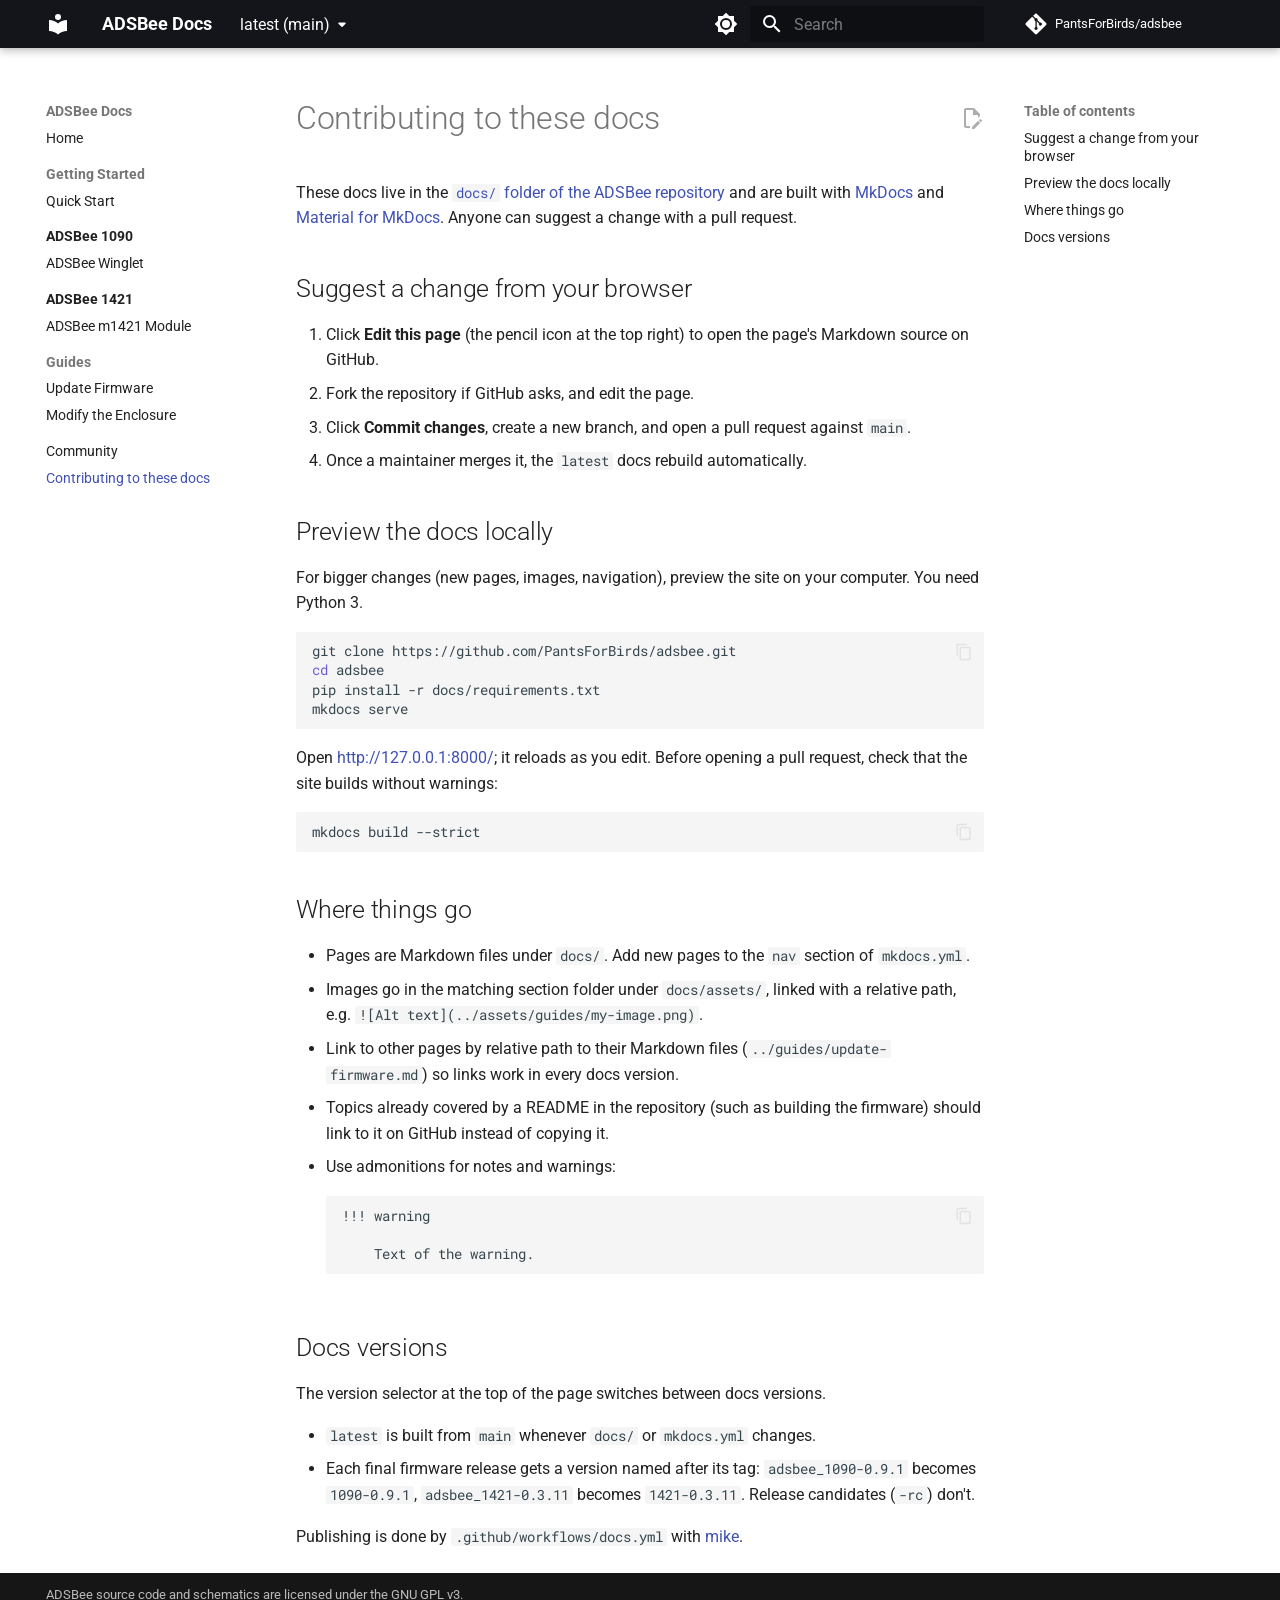
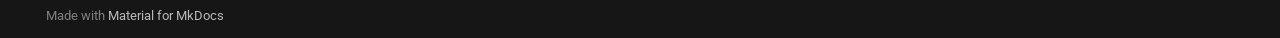
<file: latest/contributing/index.html>
<!doctype html>
<html lang="en" class="no-js">
  <head>
    
      <meta charset="utf-8">
      <meta name="viewport" content="width=device-width,initial-scale=1">
      
        <meta name="description" content="Documentation for ADSBee open source ADS-B receivers.">
      
      
      
        <link rel="canonical" href="https://adsbee.aero/wiki/latest/contributing/">
      
      
        <link rel="prev" href="../community/">
      
      
      
        
      
      
      <link rel="icon" href="../assets/images/favicon.png">
      <meta name="generator" content="mkdocs-1.6.1, mkdocs-material-9.7.7">
    
    
      
        <title>Contributing to these docs - ADSBee Docs</title>
      
    
    
      <link rel="stylesheet" href="../assets/stylesheets/main.ec1eaa64.min.css">
      
        
        <link rel="stylesheet" href="../assets/stylesheets/palette.ab4e12ef.min.css">
      
      


    
    
      
    
    
      
        
        
        <link rel="preconnect" href="https://fonts.gstatic.com" crossorigin>
        <link rel="stylesheet" href="https://fonts.googleapis.com/css?family=Roboto:300,300i,400,400i,700,700i%7CRoboto+Mono:400,400i,700,700i&display=fallback">
        <style>:root{--md-text-font:"Roboto";--md-code-font:"Roboto Mono"}</style>
      
    
    
    <script>__md_scope=new URL("..",location),__md_hash=e=>[...e].reduce(((e,_)=>(e<<5)-e+_.charCodeAt(0)),0),__md_get=(e,_=localStorage,t=__md_scope)=>JSON.parse(_.getItem(t.pathname+"."+e)),__md_set=(e,_,t=localStorage,a=__md_scope)=>{try{t.setItem(a.pathname+"."+e,JSON.stringify(_))}catch(e){}}</script>
    
      

    
    
  </head>
  
  
    
    
      
    
    
    
    
    <body dir="ltr" data-md-color-scheme="default" data-md-color-primary="black" data-md-color-accent="amber">
  
    
    <input class="md-toggle" data-md-toggle="drawer" type="checkbox" id="__drawer" autocomplete="off">
    <input class="md-toggle" data-md-toggle="search" type="checkbox" id="__search" autocomplete="off">
    <label class="md-overlay" for="__drawer"></label>
    <div data-md-component="skip">
      
        
        <a href="#contributing-to-these-docs" class="md-skip">
          Skip to content
        </a>
      
    </div>
    <div data-md-component="announce">
      
    </div>
    
      <div data-md-color-scheme="default" data-md-component="outdated" hidden>
        
      </div>
    
    
      

  

<header class="md-header md-header--shadow" data-md-component="header">
  <nav class="md-header__inner md-grid" aria-label="Header">
    <a href=".." title="ADSBee Docs" class="md-header__button md-logo" aria-label="ADSBee Docs" data-md-component="logo">
      
  
  <svg xmlns="http://www.w3.org/2000/svg" viewBox="0 0 24 24"><path d="M12 8a3 3 0 0 0 3-3 3 3 0 0 0-3-3 3 3 0 0 0-3 3 3 3 0 0 0 3 3m0 3.54C9.64 9.35 6.5 8 3 8v11c3.5 0 6.64 1.35 9 3.54 2.36-2.19 5.5-3.54 9-3.54V8c-3.5 0-6.64 1.35-9 3.54"/></svg>

    </a>
    <label class="md-header__button md-icon" for="__drawer">
      
      <svg xmlns="http://www.w3.org/2000/svg" viewBox="0 0 24 24"><path d="M3 6h18v2H3zm0 5h18v2H3zm0 5h18v2H3z"/></svg>
    </label>
    <div class="md-header__title" data-md-component="header-title">
      <div class="md-header__ellipsis">
        <div class="md-header__topic">
          <span class="md-ellipsis">
            ADSBee Docs
          </span>
        </div>
        <div class="md-header__topic" data-md-component="header-topic">
          <span class="md-ellipsis">
            
              Contributing to these docs
            
          </span>
        </div>
      </div>
    </div>
    
      
        <form class="md-header__option" data-md-component="palette">
  
    
    
    
    <input class="md-option" data-md-color-media="(prefers-color-scheme: light)" data-md-color-scheme="default" data-md-color-primary="black" data-md-color-accent="amber"  aria-label="Switch to dark mode"  type="radio" name="__palette" id="__palette_0">
    
      <label class="md-header__button md-icon" title="Switch to dark mode" for="__palette_1" hidden>
        <svg xmlns="http://www.w3.org/2000/svg" viewBox="0 0 24 24"><path d="M12 8a4 4 0 0 0-4 4 4 4 0 0 0 4 4 4 4 0 0 0 4-4 4 4 0 0 0-4-4m0 10a6 6 0 0 1-6-6 6 6 0 0 1 6-6 6 6 0 0 1 6 6 6 6 0 0 1-6 6m8-9.31V4h-4.69L12 .69 8.69 4H4v4.69L.69 12 4 15.31V20h4.69L12 23.31 15.31 20H20v-4.69L23.31 12z"/></svg>
      </label>
    
  
    
    
    
    <input class="md-option" data-md-color-media="(prefers-color-scheme: dark)" data-md-color-scheme="slate" data-md-color-primary="black" data-md-color-accent="amber"  aria-label="Switch to light mode"  type="radio" name="__palette" id="__palette_1">
    
      <label class="md-header__button md-icon" title="Switch to light mode" for="__palette_0" hidden>
        <svg xmlns="http://www.w3.org/2000/svg" viewBox="0 0 24 24"><path d="M12 18c-.89 0-1.74-.2-2.5-.55C11.56 16.5 13 14.42 13 12s-1.44-4.5-3.5-5.45C10.26 6.2 11.11 6 12 6a6 6 0 0 1 6 6 6 6 0 0 1-6 6m8-9.31V4h-4.69L12 .69 8.69 4H4v4.69L.69 12 4 15.31V20h4.69L12 23.31 15.31 20H20v-4.69L23.31 12z"/></svg>
      </label>
    
  
</form>
      
    
    
      <script>var palette=__md_get("__palette");if(palette&&palette.color){if("(prefers-color-scheme)"===palette.color.media){var media=matchMedia("(prefers-color-scheme: light)"),input=document.querySelector(media.matches?"[data-md-color-media='(prefers-color-scheme: light)']":"[data-md-color-media='(prefers-color-scheme: dark)']");palette.color.media=input.getAttribute("data-md-color-media"),palette.color.scheme=input.getAttribute("data-md-color-scheme"),palette.color.primary=input.getAttribute("data-md-color-primary"),palette.color.accent=input.getAttribute("data-md-color-accent")}for(var[key,value]of Object.entries(palette.color))document.body.setAttribute("data-md-color-"+key,value)}</script>
    
    
    
      
      
        <label class="md-header__button md-icon" for="__search">
          
          <svg xmlns="http://www.w3.org/2000/svg" viewBox="0 0 24 24"><path d="M9.5 3A6.5 6.5 0 0 1 16 9.5c0 1.61-.59 3.09-1.56 4.23l.27.27h.79l5 5-1.5 1.5-5-5v-.79l-.27-.27A6.52 6.52 0 0 1 9.5 16 6.5 6.5 0 0 1 3 9.5 6.5 6.5 0 0 1 9.5 3m0 2C7 5 5 7 5 9.5S7 14 9.5 14 14 12 14 9.5 12 5 9.5 5"/></svg>
        </label>
        <div class="md-search" data-md-component="search" role="dialog">
  <label class="md-search__overlay" for="__search"></label>
  <div class="md-search__inner" role="search">
    <form class="md-search__form" name="search">
      <input type="text" class="md-search__input" name="query" aria-label="Search" placeholder="Search" autocapitalize="off" autocorrect="off" autocomplete="off" spellcheck="false" data-md-component="search-query" required>
      <label class="md-search__icon md-icon" for="__search">
        
        <svg xmlns="http://www.w3.org/2000/svg" viewBox="0 0 24 24"><path d="M9.5 3A6.5 6.5 0 0 1 16 9.5c0 1.61-.59 3.09-1.56 4.23l.27.27h.79l5 5-1.5 1.5-5-5v-.79l-.27-.27A6.52 6.52 0 0 1 9.5 16 6.5 6.5 0 0 1 3 9.5 6.5 6.5 0 0 1 9.5 3m0 2C7 5 5 7 5 9.5S7 14 9.5 14 14 12 14 9.5 12 5 9.5 5"/></svg>
        
        <svg xmlns="http://www.w3.org/2000/svg" viewBox="0 0 24 24"><path d="M20 11v2H8l5.5 5.5-1.42 1.42L4.16 12l7.92-7.92L13.5 5.5 8 11z"/></svg>
      </label>
      <nav class="md-search__options" aria-label="Search">
        
        <button type="reset" class="md-search__icon md-icon" title="Clear" aria-label="Clear" tabindex="-1">
          
          <svg xmlns="http://www.w3.org/2000/svg" viewBox="0 0 24 24"><path d="M19 6.41 17.59 5 12 10.59 6.41 5 5 6.41 10.59 12 5 17.59 6.41 19 12 13.41 17.59 19 19 17.59 13.41 12z"/></svg>
        </button>
      </nav>
      
        <div class="md-search__suggest" data-md-component="search-suggest"></div>
      
    </form>
    <div class="md-search__output">
      <div class="md-search__scrollwrap" tabindex="0" data-md-scrollfix>
        <div class="md-search-result" data-md-component="search-result">
          <div class="md-search-result__meta">
            Initializing search
          </div>
          <ol class="md-search-result__list" role="presentation"></ol>
        </div>
      </div>
    </div>
  </div>
</div>
      
    
    
      <div class="md-header__source">
        <a href="https://github.com/PantsForBirds/adsbee" title="Go to repository" class="md-source" data-md-component="source">
  <div class="md-source__icon md-icon">
    
    <svg xmlns="http://www.w3.org/2000/svg" viewBox="0 0 448 512"><!--! Font Awesome Free 7.1.0 by @fontawesome - https://fontawesome.com License - https://fontawesome.com/license/free (Icons: CC BY 4.0, Fonts: SIL OFL 1.1, Code: MIT License) Copyright 2025 Fonticons, Inc.--><path d="M439.6 236.1 244 40.5c-5.4-5.5-12.8-8.5-20.4-8.5s-15 3-20.4 8.4L162.5 81l51.5 51.5c27.1-9.1 52.7 16.8 43.4 43.7l49.7 49.7c34.2-11.8 61.2 31 35.5 56.7-26.5 26.5-70.2-2.9-56-37.3L240.3 199v121.9c25.3 12.5 22.3 41.8 9.1 55-6.4 6.4-15.2 10.1-24.3 10.1s-17.8-3.6-24.3-10.1c-17.6-17.6-11.1-46.9 11.2-56v-123c-20.8-8.5-24.6-30.7-18.6-45L142.6 101 8.5 235.1C3 240.6 0 247.9 0 255.5s3 15 8.5 20.4l195.6 195.7c5.4 5.4 12.7 8.4 20.4 8.4s15-3 20.4-8.4l194.7-194.7c5.4-5.4 8.4-12.8 8.4-20.4s-3-15-8.4-20.4"/></svg>
  </div>
  <div class="md-source__repository">
    PantsForBirds/adsbee
  </div>
</a>
      </div>
    
  </nav>
  
</header>
    
    <div class="md-container" data-md-component="container">
      
      
        
          
        
      
      <main class="md-main" data-md-component="main">
        <div class="md-main__inner md-grid">
          
            
              
              <div class="md-sidebar md-sidebar--primary" data-md-component="sidebar" data-md-type="navigation" >
                <div class="md-sidebar__scrollwrap">
                  <div class="md-sidebar__inner">
                    



<nav class="md-nav md-nav--primary" aria-label="Navigation" data-md-level="0">
  <label class="md-nav__title" for="__drawer">
    <a href=".." title="ADSBee Docs" class="md-nav__button md-logo" aria-label="ADSBee Docs" data-md-component="logo">
      
  
  <svg xmlns="http://www.w3.org/2000/svg" viewBox="0 0 24 24"><path d="M12 8a3 3 0 0 0 3-3 3 3 0 0 0-3-3 3 3 0 0 0-3 3 3 3 0 0 0 3 3m0 3.54C9.64 9.35 6.5 8 3 8v11c3.5 0 6.64 1.35 9 3.54 2.36-2.19 5.5-3.54 9-3.54V8c-3.5 0-6.64 1.35-9 3.54"/></svg>

    </a>
    ADSBee Docs
  </label>
  
    <div class="md-nav__source">
      <a href="https://github.com/PantsForBirds/adsbee" title="Go to repository" class="md-source" data-md-component="source">
  <div class="md-source__icon md-icon">
    
    <svg xmlns="http://www.w3.org/2000/svg" viewBox="0 0 448 512"><!--! Font Awesome Free 7.1.0 by @fontawesome - https://fontawesome.com License - https://fontawesome.com/license/free (Icons: CC BY 4.0, Fonts: SIL OFL 1.1, Code: MIT License) Copyright 2025 Fonticons, Inc.--><path d="M439.6 236.1 244 40.5c-5.4-5.5-12.8-8.5-20.4-8.5s-15 3-20.4 8.4L162.5 81l51.5 51.5c27.1-9.1 52.7 16.8 43.4 43.7l49.7 49.7c34.2-11.8 61.2 31 35.5 56.7-26.5 26.5-70.2-2.9-56-37.3L240.3 199v121.9c25.3 12.5 22.3 41.8 9.1 55-6.4 6.4-15.2 10.1-24.3 10.1s-17.8-3.6-24.3-10.1c-17.6-17.6-11.1-46.9 11.2-56v-123c-20.8-8.5-24.6-30.7-18.6-45L142.6 101 8.5 235.1C3 240.6 0 247.9 0 255.5s3 15 8.5 20.4l195.6 195.7c5.4 5.4 12.7 8.4 20.4 8.4s15-3 20.4-8.4l194.7-194.7c5.4-5.4 8.4-12.8 8.4-20.4s-3-15-8.4-20.4"/></svg>
  </div>
  <div class="md-source__repository">
    PantsForBirds/adsbee
  </div>
</a>
    </div>
  
  <ul class="md-nav__list" data-md-scrollfix>
    
      
      
  
  
  
  
    <li class="md-nav__item">
      <a href=".." class="md-nav__link">
        
  
  
  <span class="md-ellipsis">
    
  
    Home
  

    
  </span>
  
  

      </a>
    </li>
  

    
      
      
  
  
  
  
    
    
      
        
      
    
    
    
      
        
        
      
    
    
    <li class="md-nav__item md-nav__item--section md-nav__item--nested">
      
        
        
        <input class="md-nav__toggle md-toggle " type="checkbox" id="__nav_2" >
        
          
          <label class="md-nav__link" for="__nav_2" id="__nav_2_label" tabindex="">
            
  
  
  <span class="md-ellipsis">
    
  
    Getting Started
  

    
  </span>
  
  

            <span class="md-nav__icon md-icon"></span>
          </label>
        
        <nav class="md-nav" data-md-level="1" aria-labelledby="__nav_2_label" aria-expanded="false">
          <label class="md-nav__title" for="__nav_2">
            <span class="md-nav__icon md-icon"></span>
            
  
    Getting Started
  

          </label>
          <ul class="md-nav__list" data-md-scrollfix>
            
              
                
  
  
  
  
    <li class="md-nav__item">
      <a href="../getting-started/quick-start/" class="md-nav__link">
        
  
  
  <span class="md-ellipsis">
    
  
    Quick Start
  

    
  </span>
  
  

      </a>
    </li>
  

              
            
          </ul>
        </nav>
      
    </li>
  

    
      
      
  
  
  
  
    
    
      
        
          
        
      
        
      
    
    
    
      
        
        
      
    
    
    <li class="md-nav__item md-nav__item--section md-nav__item--nested">
      
        
        
        <input class="md-nav__toggle md-toggle " type="checkbox" id="__nav_3" >
        
          
          <div class="md-nav__link md-nav__container">
            <a href="../adsbee-1090/" class="md-nav__link ">
              
  
  
  <span class="md-ellipsis">
    
  
    ADSBee 1090
  

    
  </span>
  
  

            </a>
            
              
              <label class="md-nav__link " for="__nav_3" id="__nav_3_label" tabindex="">
                <span class="md-nav__icon md-icon"></span>
              </label>
            
          </div>
        
        <nav class="md-nav" data-md-level="1" aria-labelledby="__nav_3_label" aria-expanded="false">
          <label class="md-nav__title" for="__nav_3">
            <span class="md-nav__icon md-icon"></span>
            
  
    ADSBee 1090
  

          </label>
          <ul class="md-nav__list" data-md-scrollfix>
            
              
            
              
                
  
  
  
  
    <li class="md-nav__item">
      <a href="../adsbee-1090/winglet/" class="md-nav__link">
        
  
  
  <span class="md-ellipsis">
    
  
    ADSBee Winglet
  

    
  </span>
  
  

      </a>
    </li>
  

              
            
          </ul>
        </nav>
      
    </li>
  

    
      
      
  
  
  
  
    
    
      
        
          
        
      
        
      
    
    
    
      
        
        
      
    
    
    <li class="md-nav__item md-nav__item--section md-nav__item--nested">
      
        
        
        <input class="md-nav__toggle md-toggle " type="checkbox" id="__nav_4" >
        
          
          <div class="md-nav__link md-nav__container">
            <a href="../adsbee-1421/" class="md-nav__link ">
              
  
  
  <span class="md-ellipsis">
    
  
    ADSBee 1421
  

    
  </span>
  
  

            </a>
            
              
              <label class="md-nav__link " for="__nav_4" id="__nav_4_label" tabindex="">
                <span class="md-nav__icon md-icon"></span>
              </label>
            
          </div>
        
        <nav class="md-nav" data-md-level="1" aria-labelledby="__nav_4_label" aria-expanded="false">
          <label class="md-nav__title" for="__nav_4">
            <span class="md-nav__icon md-icon"></span>
            
  
    ADSBee 1421
  

          </label>
          <ul class="md-nav__list" data-md-scrollfix>
            
              
            
              
                
  
  
  
  
    <li class="md-nav__item">
      <a href="../adsbee-1421/m1421/" class="md-nav__link">
        
  
  
  <span class="md-ellipsis">
    
  
    ADSBee m1421 Module
  

    
  </span>
  
  

      </a>
    </li>
  

              
            
          </ul>
        </nav>
      
    </li>
  

    
      
      
  
  
  
  
    
    
      
        
      
        
      
    
    
    
      
        
        
      
    
    
    <li class="md-nav__item md-nav__item--section md-nav__item--nested">
      
        
        
        <input class="md-nav__toggle md-toggle " type="checkbox" id="__nav_5" >
        
          
          <label class="md-nav__link" for="__nav_5" id="__nav_5_label" tabindex="">
            
  
  
  <span class="md-ellipsis">
    
  
    Guides
  

    
  </span>
  
  

            <span class="md-nav__icon md-icon"></span>
          </label>
        
        <nav class="md-nav" data-md-level="1" aria-labelledby="__nav_5_label" aria-expanded="false">
          <label class="md-nav__title" for="__nav_5">
            <span class="md-nav__icon md-icon"></span>
            
  
    Guides
  

          </label>
          <ul class="md-nav__list" data-md-scrollfix>
            
              
                
  
  
  
  
    <li class="md-nav__item">
      <a href="../guides/update-firmware/" class="md-nav__link">
        
  
  
  <span class="md-ellipsis">
    
  
    Update Firmware
  

    
  </span>
  
  

      </a>
    </li>
  

              
            
              
                
  
  
  
  
    <li class="md-nav__item">
      <a href="../guides/modify-enclosure/" class="md-nav__link">
        
  
  
  <span class="md-ellipsis">
    
  
    Modify the Enclosure
  

    
  </span>
  
  

      </a>
    </li>
  

              
            
          </ul>
        </nav>
      
    </li>
  

    
      
      
  
  
  
  
    <li class="md-nav__item">
      <a href="../community/" class="md-nav__link">
        
  
  
  <span class="md-ellipsis">
    
  
    Community
  

    
  </span>
  
  

      </a>
    </li>
  

    
      
      
  
  
    
  
  
  
    <li class="md-nav__item md-nav__item--active">
      
      <input class="md-nav__toggle md-toggle" type="checkbox" id="__toc">
      
      
        
      
      
        <label class="md-nav__link md-nav__link--active" for="__toc">
          
  
  
  <span class="md-ellipsis">
    
  
    Contributing to these docs
  

    
  </span>
  
  

          <span class="md-nav__icon md-icon"></span>
        </label>
      
      <a href="./" class="md-nav__link md-nav__link--active">
        
  
  
  <span class="md-ellipsis">
    
  
    Contributing to these docs
  

    
  </span>
  
  

      </a>
      
        

<nav class="md-nav md-nav--secondary" aria-label="Table of contents">
  
  
  
    
  
  
    <label class="md-nav__title" for="__toc">
      <span class="md-nav__icon md-icon"></span>
      Table of contents
    </label>
    <ul class="md-nav__list" data-md-component="toc" data-md-scrollfix>
      
        <li class="md-nav__item">
  <a href="#suggest-a-change-from-your-browser" class="md-nav__link">
    <span class="md-ellipsis">
      
        Suggest a change from your browser
      
    </span>
  </a>
  
</li>
      
        <li class="md-nav__item">
  <a href="#preview-the-docs-locally" class="md-nav__link">
    <span class="md-ellipsis">
      
        Preview the docs locally
      
    </span>
  </a>
  
</li>
      
        <li class="md-nav__item">
  <a href="#where-things-go" class="md-nav__link">
    <span class="md-ellipsis">
      
        Where things go
      
    </span>
  </a>
  
</li>
      
        <li class="md-nav__item">
  <a href="#docs-versions" class="md-nav__link">
    <span class="md-ellipsis">
      
        Docs versions
      
    </span>
  </a>
  
</li>
      
    </ul>
  
</nav>
      
    </li>
  

    
  </ul>
</nav>
                  </div>
                </div>
              </div>
            
            
              
              <div class="md-sidebar md-sidebar--secondary" data-md-component="sidebar" data-md-type="toc" >
                <div class="md-sidebar__scrollwrap">
                  <div class="md-sidebar__inner">
                    

<nav class="md-nav md-nav--secondary" aria-label="Table of contents">
  
  
  
    
  
  
    <label class="md-nav__title" for="__toc">
      <span class="md-nav__icon md-icon"></span>
      Table of contents
    </label>
    <ul class="md-nav__list" data-md-component="toc" data-md-scrollfix>
      
        <li class="md-nav__item">
  <a href="#suggest-a-change-from-your-browser" class="md-nav__link">
    <span class="md-ellipsis">
      
        Suggest a change from your browser
      
    </span>
  </a>
  
</li>
      
        <li class="md-nav__item">
  <a href="#preview-the-docs-locally" class="md-nav__link">
    <span class="md-ellipsis">
      
        Preview the docs locally
      
    </span>
  </a>
  
</li>
      
        <li class="md-nav__item">
  <a href="#where-things-go" class="md-nav__link">
    <span class="md-ellipsis">
      
        Where things go
      
    </span>
  </a>
  
</li>
      
        <li class="md-nav__item">
  <a href="#docs-versions" class="md-nav__link">
    <span class="md-ellipsis">
      
        Docs versions
      
    </span>
  </a>
  
</li>
      
    </ul>
  
</nav>
                  </div>
                </div>
              </div>
            
          
          
            <div class="md-content" data-md-component="content">
              
              <article class="md-content__inner md-typeset">
                
                  


  
    <a href="https://github.com/PantsForBirds/adsbee/edit/main/docs/contributing.md" title="Edit this page" class="md-content__button md-icon" rel="edit">
      
      <svg xmlns="http://www.w3.org/2000/svg" viewBox="0 0 24 24"><path d="M10 20H6V4h7v5h5v3.1l2-2V8l-6-6H6c-1.1 0-2 .9-2 2v16c0 1.1.9 2 2 2h4zm10.2-7c.1 0 .3.1.4.2l1.3 1.3c.2.2.2.6 0 .8l-1 1-2.1-2.1 1-1c.1-.1.2-.2.4-.2m0 3.9L14.1 23H12v-2.1l6.1-6.1z"/></svg>
    </a>
  
  


<h1 id="contributing-to-these-docs">Contributing to these docs<a class="headerlink" href="#contributing-to-these-docs" title="Permanent link">&para;</a></h1>
<p>These docs live in the <a href="https://github.com/PantsForBirds/adsbee/tree/main/docs"><code>docs/</code> folder of the ADSBee repository</a> and are built with <a href="https://www.mkdocs.org/">MkDocs</a> and <a href="https://squidfunk.github.io/mkdocs-material/">Material for MkDocs</a>. Anyone can suggest a change with a pull request.</p>
<h2 id="suggest-a-change-from-your-browser">Suggest a change from your browser<a class="headerlink" href="#suggest-a-change-from-your-browser" title="Permanent link">&para;</a></h2>
<ol>
<li>Click <strong>Edit this page</strong> (the pencil icon at the top right) to open the page's Markdown source on GitHub.</li>
<li>Fork the repository if GitHub asks, and edit the page.</li>
<li>Click <strong>Commit changes</strong>, create a new branch, and open a pull request against <code>main</code>.</li>
<li>Once a maintainer merges it, the <code>latest</code> docs rebuild automatically.</li>
</ol>
<h2 id="preview-the-docs-locally">Preview the docs locally<a class="headerlink" href="#preview-the-docs-locally" title="Permanent link">&para;</a></h2>
<p>For bigger changes (new pages, images, navigation), preview the site on your computer. You need Python 3.</p>
<div class="highlight"><pre><span></span><code><a id="__codelineno-0-1" name="__codelineno-0-1" href="#__codelineno-0-1"></a>git<span class="w"> </span>clone<span class="w"> </span>https://github.com/PantsForBirds/adsbee.git
<a id="__codelineno-0-2" name="__codelineno-0-2" href="#__codelineno-0-2"></a><span class="nb">cd</span><span class="w"> </span>adsbee
<a id="__codelineno-0-3" name="__codelineno-0-3" href="#__codelineno-0-3"></a>pip<span class="w"> </span>install<span class="w"> </span>-r<span class="w"> </span>docs/requirements.txt
<a id="__codelineno-0-4" name="__codelineno-0-4" href="#__codelineno-0-4"></a>mkdocs<span class="w"> </span>serve
</code></pre></div>
<p>Open <a href="http://127.0.0.1:8000/">http://127.0.0.1:8000/</a>; it reloads as you edit. Before opening a pull request, check that the site builds without warnings:</p>
<div class="highlight"><pre><span></span><code><a id="__codelineno-1-1" name="__codelineno-1-1" href="#__codelineno-1-1"></a>mkdocs<span class="w"> </span>build<span class="w"> </span>--strict
</code></pre></div>
<h2 id="where-things-go">Where things go<a class="headerlink" href="#where-things-go" title="Permanent link">&para;</a></h2>
<ul>
<li>Pages are Markdown files under <code>docs/</code>. Add new pages to the <code>nav</code> section of <code>mkdocs.yml</code>.</li>
<li>Images go in the matching section folder under <code>docs/assets/</code>, linked with a relative path, e.g. <code>![Alt text](../assets/guides/my-image.png)</code>.</li>
<li>Link to other pages by relative path to their Markdown files (<code>../guides/update-firmware.md</code>) so links work in every docs version.</li>
<li>Topics already covered by a README in the repository (such as building the firmware) should link to it on GitHub instead of copying it.</li>
<li>
<p>Use admonitions for notes and warnings:</p>
<div class="highlight"><pre><span></span><code><a id="__codelineno-2-1" name="__codelineno-2-1" href="#__codelineno-2-1"></a>!!! warning
<a id="__codelineno-2-2" name="__codelineno-2-2" href="#__codelineno-2-2"></a>
<a id="__codelineno-2-3" name="__codelineno-2-3" href="#__codelineno-2-3"></a>    Text of the warning.
</code></pre></div>
</li>
</ul>
<h2 id="docs-versions">Docs versions<a class="headerlink" href="#docs-versions" title="Permanent link">&para;</a></h2>
<p>The version selector at the top of the page switches between docs versions.</p>
<ul>
<li><code>latest</code> is built from <code>main</code> whenever <code>docs/</code> or <code>mkdocs.yml</code> changes.</li>
<li>Each final firmware release gets a version named after its tag: <code>adsbee_1090-0.9.1</code> becomes <code>1090-0.9.1</code>, <code>adsbee_1421-0.3.11</code> becomes <code>1421-0.3.11</code>. Release candidates (<code>-rc</code>) don't.</li>
</ul>
<p>Publishing is done by <code>.github/workflows/docs.yml</code> with <a href="https://github.com/jimporter/mike">mike</a>.</p>












                
              </article>
            </div>
          
          
<script>var target=document.getElementById(location.hash.slice(1));target&&target.name&&(target.checked=target.name.startsWith("__tabbed_"))</script>
        </div>
        
          <button type="button" class="md-top md-icon" data-md-component="top" hidden>
  
  <svg xmlns="http://www.w3.org/2000/svg" viewBox="0 0 24 24"><path d="M13 20h-2V8l-5.5 5.5-1.42-1.42L12 4.16l7.92 7.92-1.42 1.42L13 8z"/></svg>
  Back to top
</button>
        
      </main>
      
        <footer class="md-footer">
  
  <div class="md-footer-meta md-typeset">
    <div class="md-footer-meta__inner md-grid">
      <div class="md-copyright">
  
    <div class="md-copyright__highlight">
      ADSBee source code and schematics are licensed under the GNU GPL v3.
    </div>
  
  
    Made with
    <a href="https://squidfunk.github.io/mkdocs-material/" target="_blank" rel="noopener">
      Material for MkDocs
    </a>
  
</div>
      
    </div>
  </div>
</footer>
      
    </div>
    <div class="md-dialog" data-md-component="dialog">
      <div class="md-dialog__inner md-typeset"></div>
    </div>
    
    
    
      
      
      <script id="__config" type="application/json">{"annotate": null, "base": "..", "features": ["content.action.edit", "content.code.copy", "navigation.indexes", "navigation.sections", "navigation.top", "search.highlight", "search.suggest", "toc.follow"], "search": "../assets/javascripts/workers/search.2c215733.min.js", "tags": null, "translations": {"clipboard.copied": "Copied to clipboard", "clipboard.copy": "Copy to clipboard", "search.result.more.one": "1 more on this page", "search.result.more.other": "# more on this page", "search.result.none": "No matching documents", "search.result.one": "1 matching document", "search.result.other": "# matching documents", "search.result.placeholder": "Type to start searching", "search.result.term.missing": "Missing", "select.version": "Select version"}, "version": {"default": "latest", "provider": "mike"}}</script>
    
    
      <script src="../assets/javascripts/bundle.d7400e89.min.js"></script>
      
    
  </body>
</html>
</file>
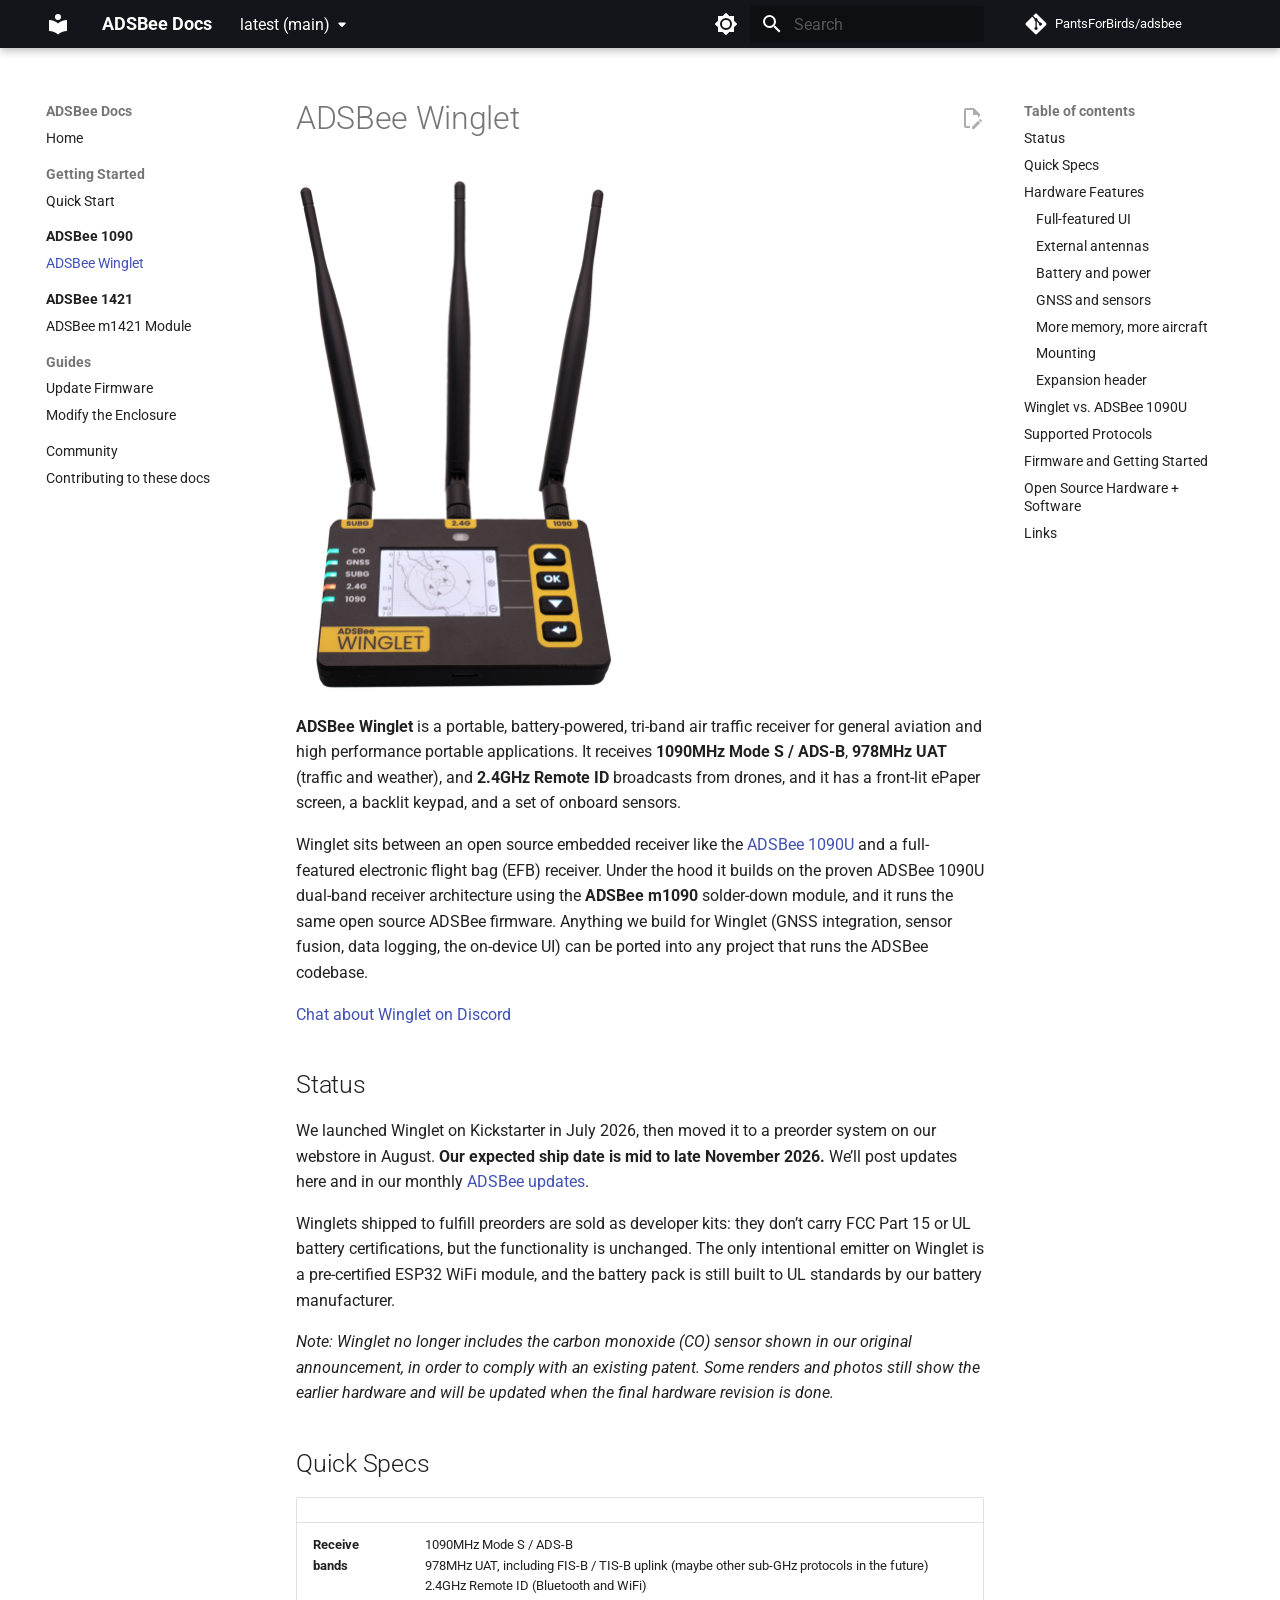
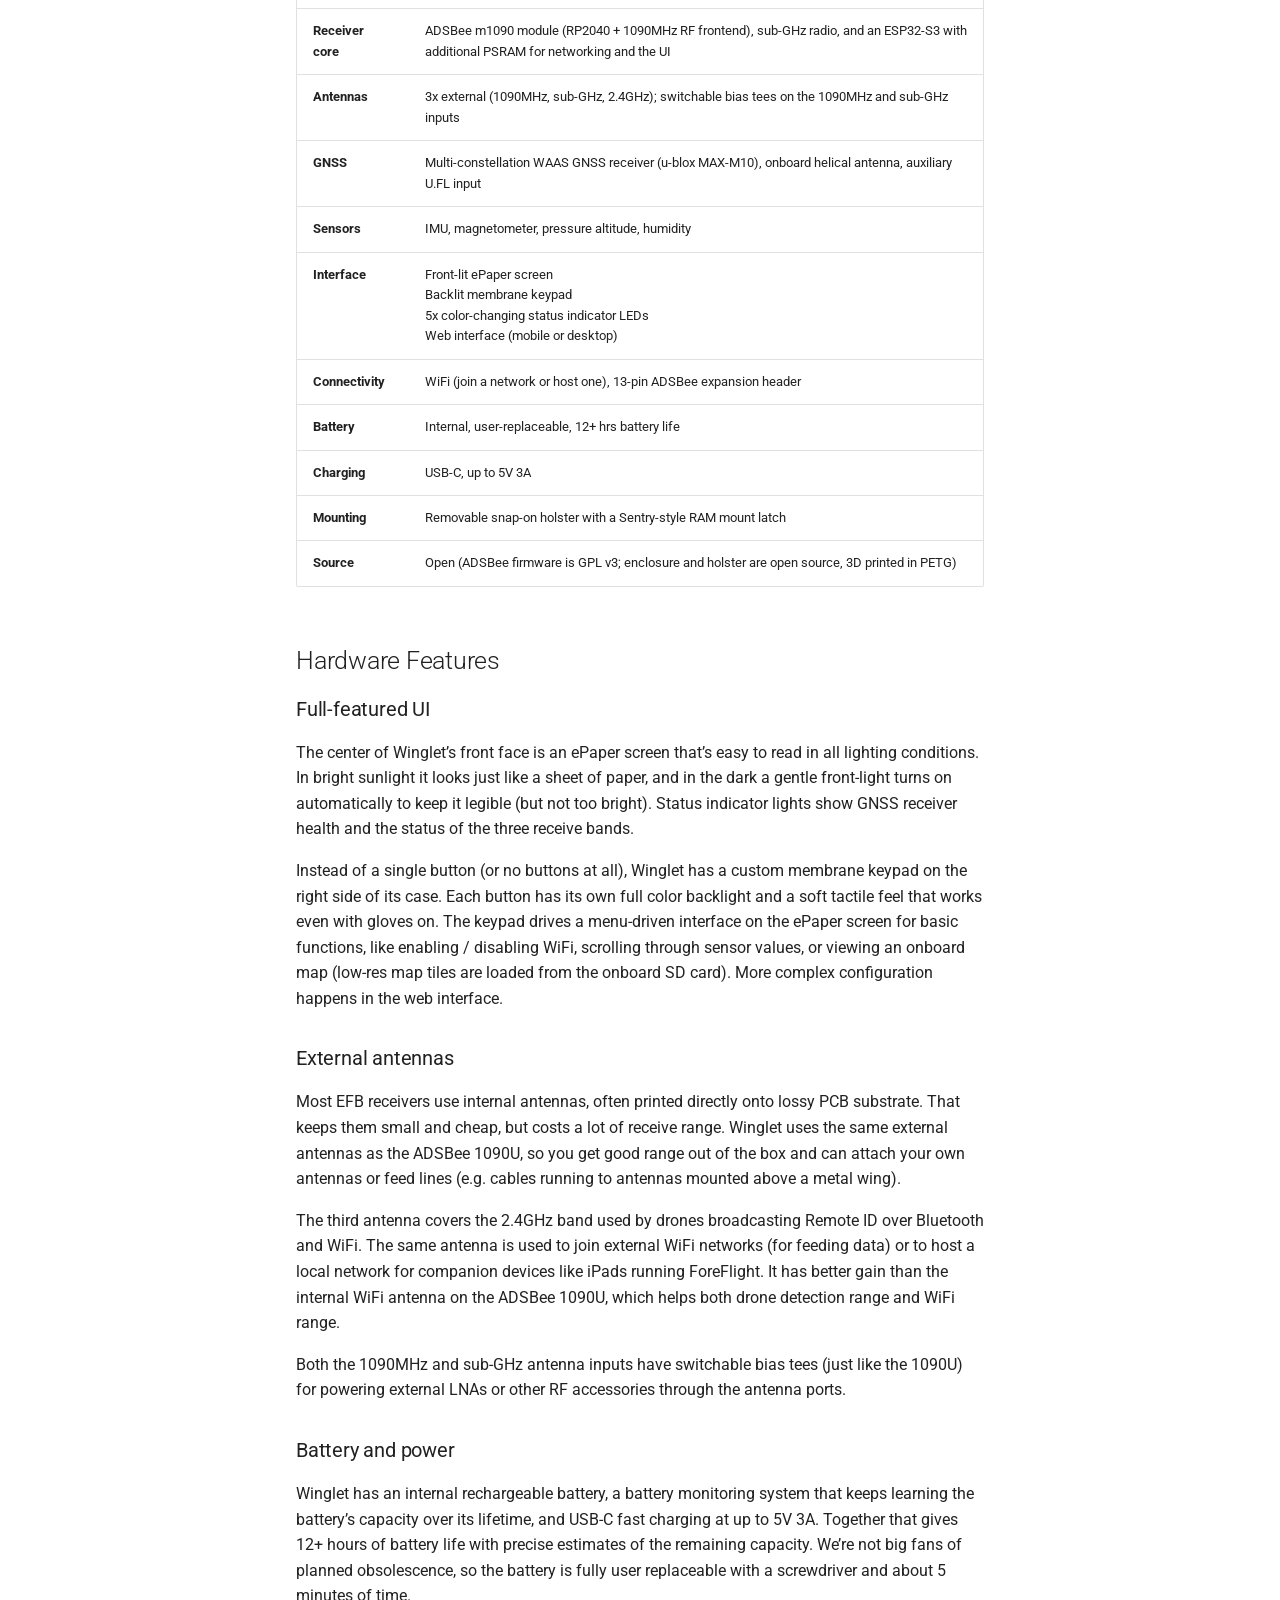
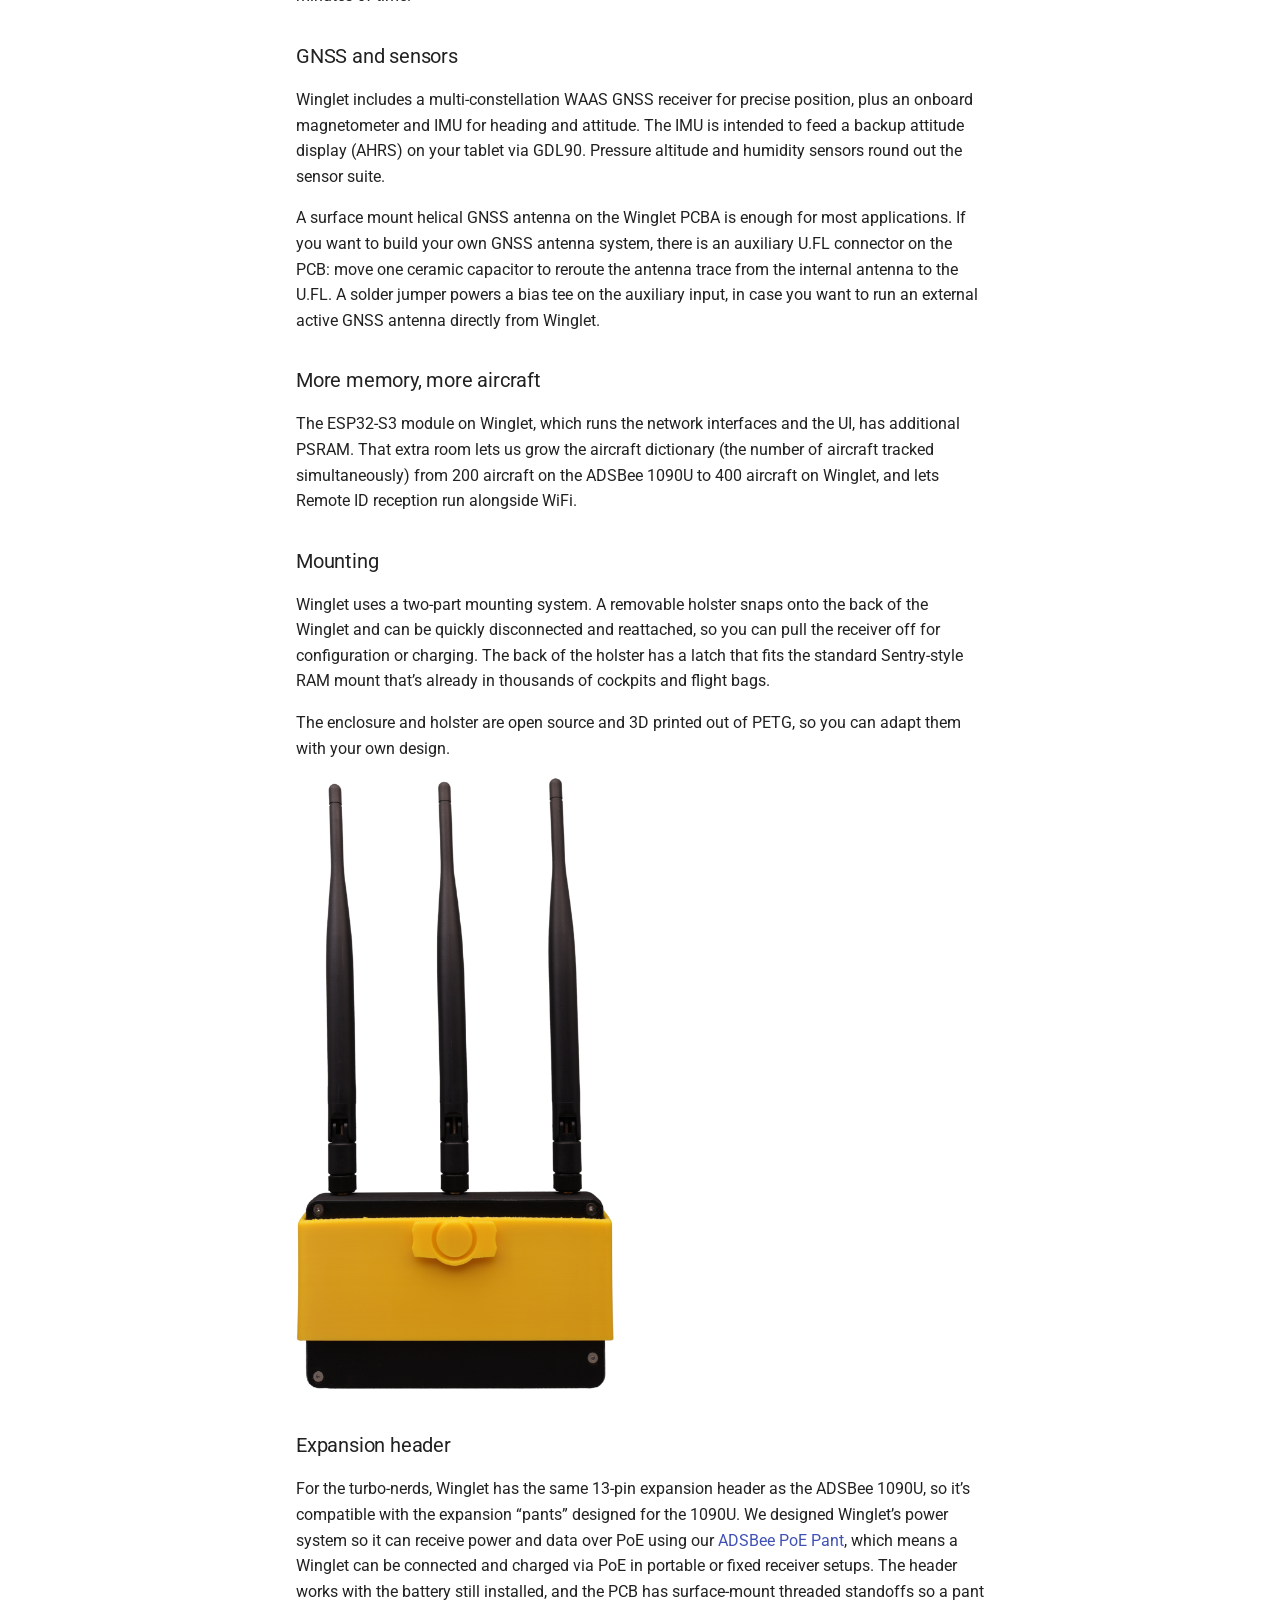
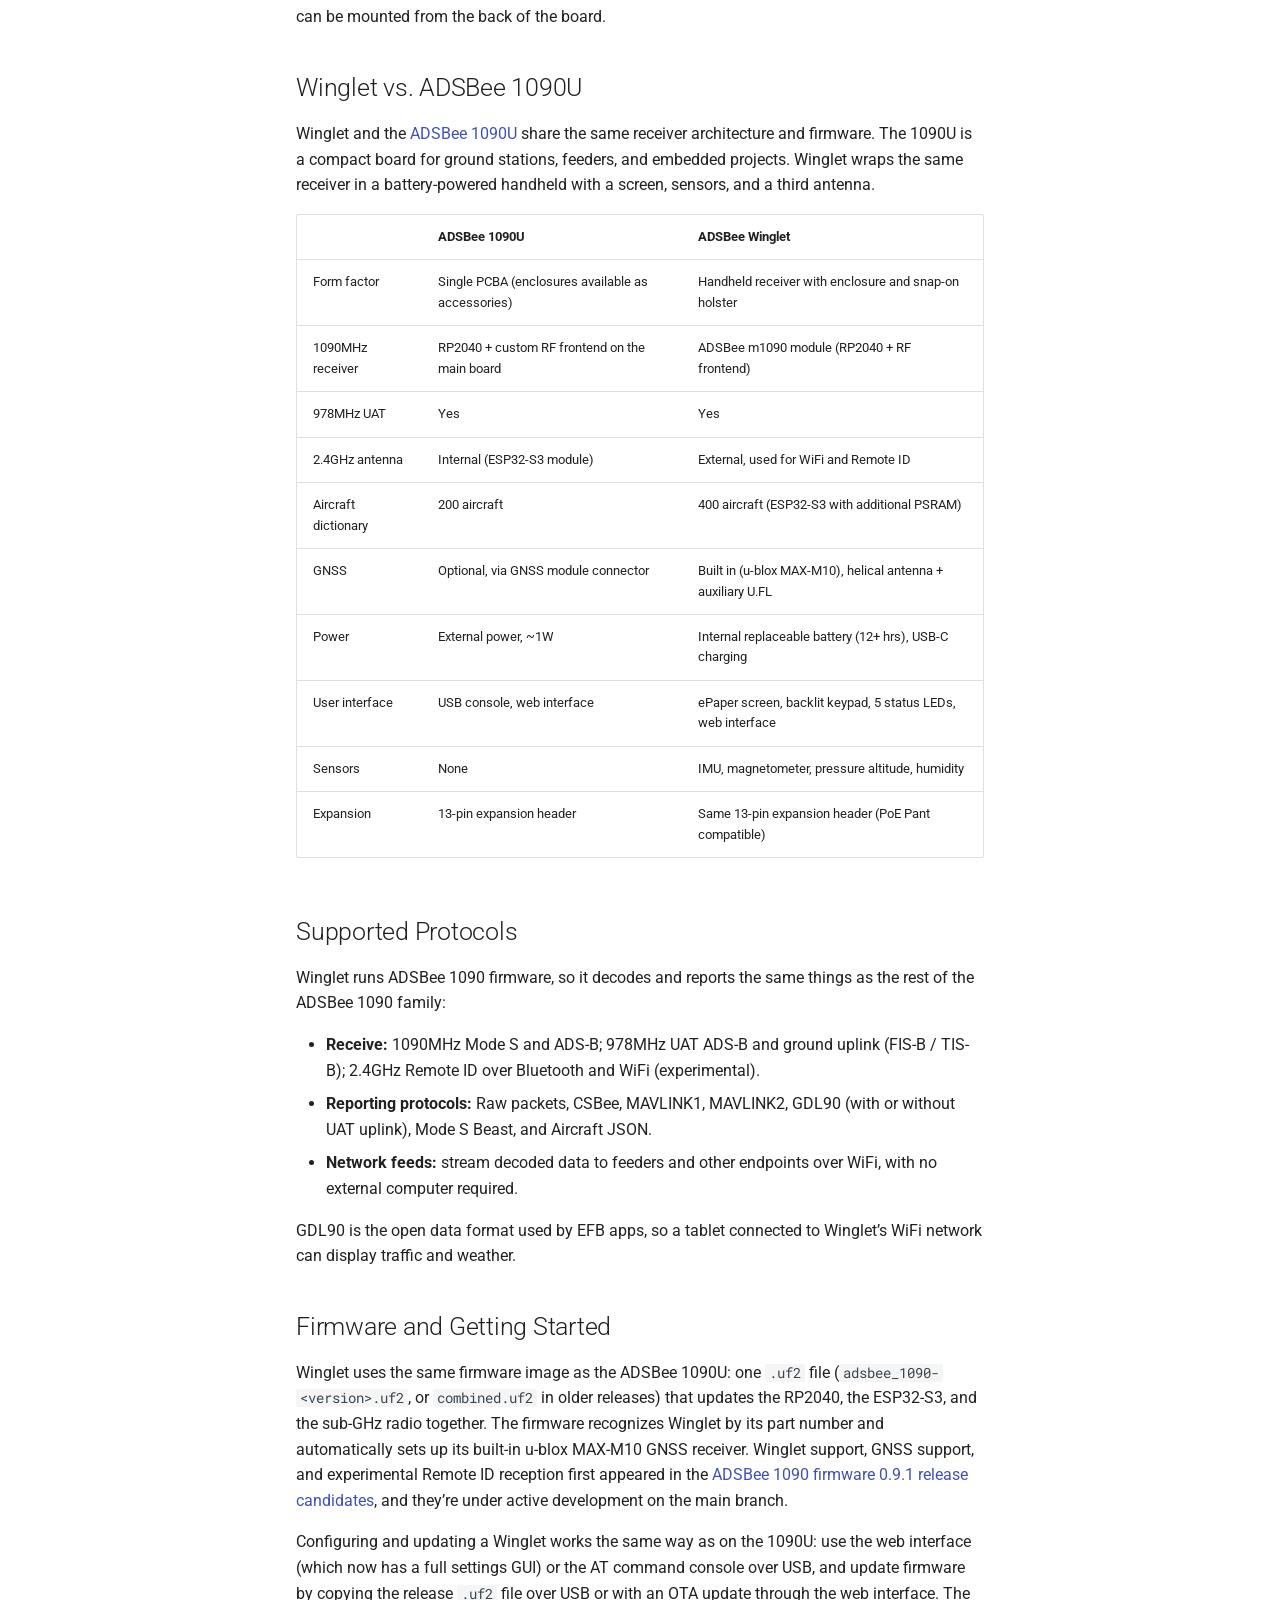
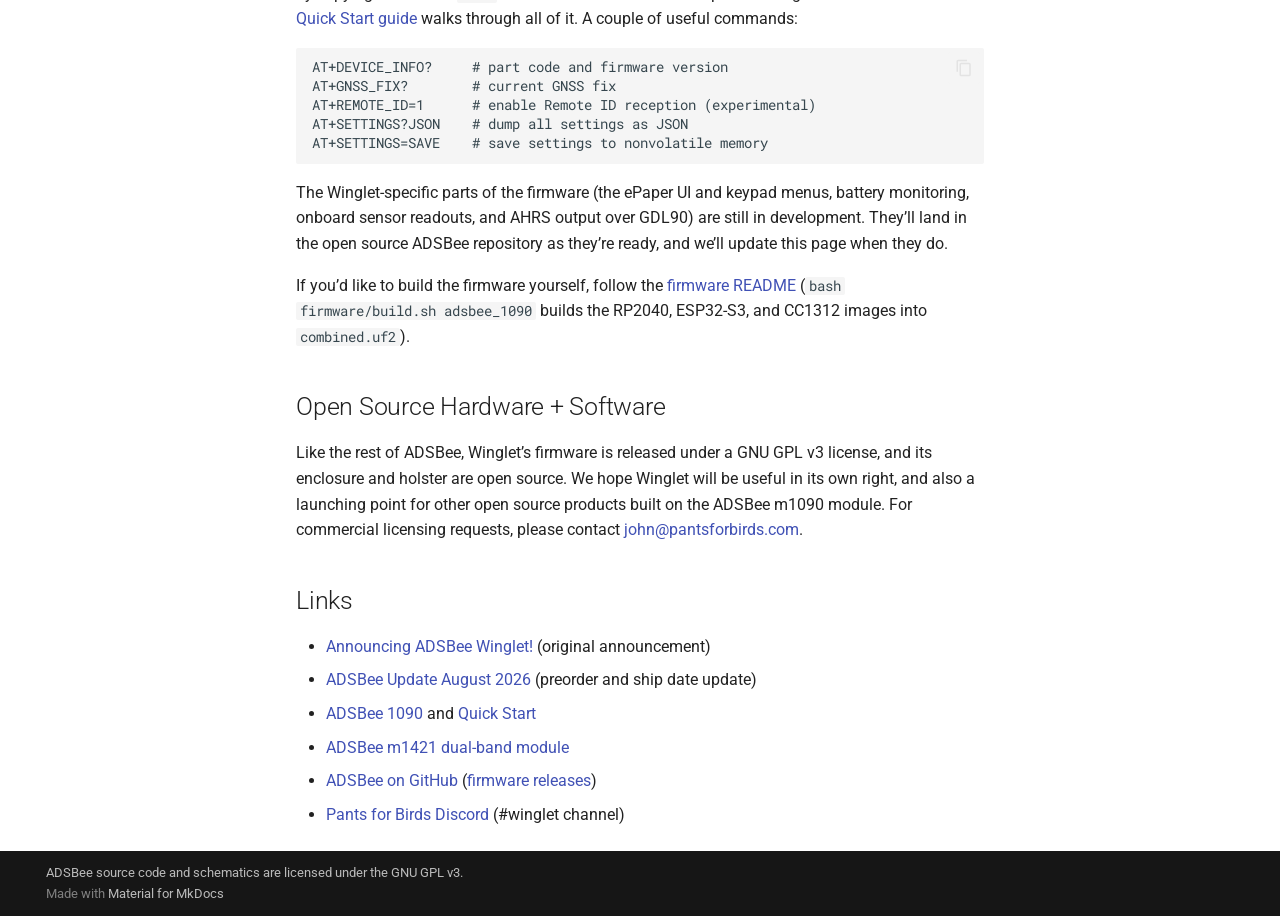
<file: latest/adsbee-1090/winglet/index.html>
<!doctype html>
<html lang="en" class="no-js">
  <head>
    
      <meta charset="utf-8">
      <meta name="viewport" content="width=device-width,initial-scale=1">
      
        <meta name="description" content="Documentation for ADSBee open source ADS-B receivers.">
      
      
      
        <link rel="canonical" href="https://adsbee.aero/wiki/latest/adsbee-1090/winglet/">
      
      
        <link rel="prev" href="../">
      
      
        <link rel="next" href="../../adsbee-1421/">
      
      
        
      
      
      <link rel="icon" href="../../assets/images/favicon.png">
      <meta name="generator" content="mkdocs-1.6.1, mkdocs-material-9.7.7">
    
    
      
        <title>ADSBee Winglet - ADSBee Docs</title>
      
    
    
      <link rel="stylesheet" href="../../assets/stylesheets/main.ec1eaa64.min.css">
      
        
        <link rel="stylesheet" href="../../assets/stylesheets/palette.ab4e12ef.min.css">
      
      


    
    
      
    
    
      
        
        
        <link rel="preconnect" href="https://fonts.gstatic.com" crossorigin>
        <link rel="stylesheet" href="https://fonts.googleapis.com/css?family=Roboto:300,300i,400,400i,700,700i%7CRoboto+Mono:400,400i,700,700i&display=fallback">
        <style>:root{--md-text-font:"Roboto";--md-code-font:"Roboto Mono"}</style>
      
    
    
    <script>__md_scope=new URL("../..",location),__md_hash=e=>[...e].reduce(((e,_)=>(e<<5)-e+_.charCodeAt(0)),0),__md_get=(e,_=localStorage,t=__md_scope)=>JSON.parse(_.getItem(t.pathname+"."+e)),__md_set=(e,_,t=localStorage,a=__md_scope)=>{try{t.setItem(a.pathname+"."+e,JSON.stringify(_))}catch(e){}}</script>
    
      

    
    
  </head>
  
  
    
    
      
    
    
    
    
    <body dir="ltr" data-md-color-scheme="default" data-md-color-primary="black" data-md-color-accent="amber">
  
    
    <input class="md-toggle" data-md-toggle="drawer" type="checkbox" id="__drawer" autocomplete="off">
    <input class="md-toggle" data-md-toggle="search" type="checkbox" id="__search" autocomplete="off">
    <label class="md-overlay" for="__drawer"></label>
    <div data-md-component="skip">
      
        
        <a href="#adsbee-winglet" class="md-skip">
          Skip to content
        </a>
      
    </div>
    <div data-md-component="announce">
      
    </div>
    
      <div data-md-color-scheme="default" data-md-component="outdated" hidden>
        
      </div>
    
    
      

  

<header class="md-header md-header--shadow" data-md-component="header">
  <nav class="md-header__inner md-grid" aria-label="Header">
    <a href="../.." title="ADSBee Docs" class="md-header__button md-logo" aria-label="ADSBee Docs" data-md-component="logo">
      
  
  <svg xmlns="http://www.w3.org/2000/svg" viewBox="0 0 24 24"><path d="M12 8a3 3 0 0 0 3-3 3 3 0 0 0-3-3 3 3 0 0 0-3 3 3 3 0 0 0 3 3m0 3.54C9.64 9.35 6.5 8 3 8v11c3.5 0 6.64 1.35 9 3.54 2.36-2.19 5.5-3.54 9-3.54V8c-3.5 0-6.64 1.35-9 3.54"/></svg>

    </a>
    <label class="md-header__button md-icon" for="__drawer">
      
      <svg xmlns="http://www.w3.org/2000/svg" viewBox="0 0 24 24"><path d="M3 6h18v2H3zm0 5h18v2H3zm0 5h18v2H3z"/></svg>
    </label>
    <div class="md-header__title" data-md-component="header-title">
      <div class="md-header__ellipsis">
        <div class="md-header__topic">
          <span class="md-ellipsis">
            ADSBee Docs
          </span>
        </div>
        <div class="md-header__topic" data-md-component="header-topic">
          <span class="md-ellipsis">
            
              ADSBee Winglet
            
          </span>
        </div>
      </div>
    </div>
    
      
        <form class="md-header__option" data-md-component="palette">
  
    
    
    
    <input class="md-option" data-md-color-media="(prefers-color-scheme: light)" data-md-color-scheme="default" data-md-color-primary="black" data-md-color-accent="amber"  aria-label="Switch to dark mode"  type="radio" name="__palette" id="__palette_0">
    
      <label class="md-header__button md-icon" title="Switch to dark mode" for="__palette_1" hidden>
        <svg xmlns="http://www.w3.org/2000/svg" viewBox="0 0 24 24"><path d="M12 8a4 4 0 0 0-4 4 4 4 0 0 0 4 4 4 4 0 0 0 4-4 4 4 0 0 0-4-4m0 10a6 6 0 0 1-6-6 6 6 0 0 1 6-6 6 6 0 0 1 6 6 6 6 0 0 1-6 6m8-9.31V4h-4.69L12 .69 8.69 4H4v4.69L.69 12 4 15.31V20h4.69L12 23.31 15.31 20H20v-4.69L23.31 12z"/></svg>
      </label>
    
  
    
    
    
    <input class="md-option" data-md-color-media="(prefers-color-scheme: dark)" data-md-color-scheme="slate" data-md-color-primary="black" data-md-color-accent="amber"  aria-label="Switch to light mode"  type="radio" name="__palette" id="__palette_1">
    
      <label class="md-header__button md-icon" title="Switch to light mode" for="__palette_0" hidden>
        <svg xmlns="http://www.w3.org/2000/svg" viewBox="0 0 24 24"><path d="M12 18c-.89 0-1.74-.2-2.5-.55C11.56 16.5 13 14.42 13 12s-1.44-4.5-3.5-5.45C10.26 6.2 11.11 6 12 6a6 6 0 0 1 6 6 6 6 0 0 1-6 6m8-9.31V4h-4.69L12 .69 8.69 4H4v4.69L.69 12 4 15.31V20h4.69L12 23.31 15.31 20H20v-4.69L23.31 12z"/></svg>
      </label>
    
  
</form>
      
    
    
      <script>var palette=__md_get("__palette");if(palette&&palette.color){if("(prefers-color-scheme)"===palette.color.media){var media=matchMedia("(prefers-color-scheme: light)"),input=document.querySelector(media.matches?"[data-md-color-media='(prefers-color-scheme: light)']":"[data-md-color-media='(prefers-color-scheme: dark)']");palette.color.media=input.getAttribute("data-md-color-media"),palette.color.scheme=input.getAttribute("data-md-color-scheme"),palette.color.primary=input.getAttribute("data-md-color-primary"),palette.color.accent=input.getAttribute("data-md-color-accent")}for(var[key,value]of Object.entries(palette.color))document.body.setAttribute("data-md-color-"+key,value)}</script>
    
    
    
      
      
        <label class="md-header__button md-icon" for="__search">
          
          <svg xmlns="http://www.w3.org/2000/svg" viewBox="0 0 24 24"><path d="M9.5 3A6.5 6.5 0 0 1 16 9.5c0 1.61-.59 3.09-1.56 4.23l.27.27h.79l5 5-1.5 1.5-5-5v-.79l-.27-.27A6.52 6.52 0 0 1 9.5 16 6.5 6.5 0 0 1 3 9.5 6.5 6.5 0 0 1 9.5 3m0 2C7 5 5 7 5 9.5S7 14 9.5 14 14 12 14 9.5 12 5 9.5 5"/></svg>
        </label>
        <div class="md-search" data-md-component="search" role="dialog">
  <label class="md-search__overlay" for="__search"></label>
  <div class="md-search__inner" role="search">
    <form class="md-search__form" name="search">
      <input type="text" class="md-search__input" name="query" aria-label="Search" placeholder="Search" autocapitalize="off" autocorrect="off" autocomplete="off" spellcheck="false" data-md-component="search-query" required>
      <label class="md-search__icon md-icon" for="__search">
        
        <svg xmlns="http://www.w3.org/2000/svg" viewBox="0 0 24 24"><path d="M9.5 3A6.5 6.5 0 0 1 16 9.5c0 1.61-.59 3.09-1.56 4.23l.27.27h.79l5 5-1.5 1.5-5-5v-.79l-.27-.27A6.52 6.52 0 0 1 9.5 16 6.5 6.5 0 0 1 3 9.5 6.5 6.5 0 0 1 9.5 3m0 2C7 5 5 7 5 9.5S7 14 9.5 14 14 12 14 9.5 12 5 9.5 5"/></svg>
        
        <svg xmlns="http://www.w3.org/2000/svg" viewBox="0 0 24 24"><path d="M20 11v2H8l5.5 5.5-1.42 1.42L4.16 12l7.92-7.92L13.5 5.5 8 11z"/></svg>
      </label>
      <nav class="md-search__options" aria-label="Search">
        
        <button type="reset" class="md-search__icon md-icon" title="Clear" aria-label="Clear" tabindex="-1">
          
          <svg xmlns="http://www.w3.org/2000/svg" viewBox="0 0 24 24"><path d="M19 6.41 17.59 5 12 10.59 6.41 5 5 6.41 10.59 12 5 17.59 6.41 19 12 13.41 17.59 19 19 17.59 13.41 12z"/></svg>
        </button>
      </nav>
      
        <div class="md-search__suggest" data-md-component="search-suggest"></div>
      
    </form>
    <div class="md-search__output">
      <div class="md-search__scrollwrap" tabindex="0" data-md-scrollfix>
        <div class="md-search-result" data-md-component="search-result">
          <div class="md-search-result__meta">
            Initializing search
          </div>
          <ol class="md-search-result__list" role="presentation"></ol>
        </div>
      </div>
    </div>
  </div>
</div>
      
    
    
      <div class="md-header__source">
        <a href="https://github.com/PantsForBirds/adsbee" title="Go to repository" class="md-source" data-md-component="source">
  <div class="md-source__icon md-icon">
    
    <svg xmlns="http://www.w3.org/2000/svg" viewBox="0 0 448 512"><!--! Font Awesome Free 7.1.0 by @fontawesome - https://fontawesome.com License - https://fontawesome.com/license/free (Icons: CC BY 4.0, Fonts: SIL OFL 1.1, Code: MIT License) Copyright 2025 Fonticons, Inc.--><path d="M439.6 236.1 244 40.5c-5.4-5.5-12.8-8.5-20.4-8.5s-15 3-20.4 8.4L162.5 81l51.5 51.5c27.1-9.1 52.7 16.8 43.4 43.7l49.7 49.7c34.2-11.8 61.2 31 35.5 56.7-26.5 26.5-70.2-2.9-56-37.3L240.3 199v121.9c25.3 12.5 22.3 41.8 9.1 55-6.4 6.4-15.2 10.1-24.3 10.1s-17.8-3.6-24.3-10.1c-17.6-17.6-11.1-46.9 11.2-56v-123c-20.8-8.5-24.6-30.7-18.6-45L142.6 101 8.5 235.1C3 240.6 0 247.9 0 255.5s3 15 8.5 20.4l195.6 195.7c5.4 5.4 12.7 8.4 20.4 8.4s15-3 20.4-8.4l194.7-194.7c5.4-5.4 8.4-12.8 8.4-20.4s-3-15-8.4-20.4"/></svg>
  </div>
  <div class="md-source__repository">
    PantsForBirds/adsbee
  </div>
</a>
      </div>
    
  </nav>
  
</header>
    
    <div class="md-container" data-md-component="container">
      
      
        
          
        
      
      <main class="md-main" data-md-component="main">
        <div class="md-main__inner md-grid">
          
            
              
              <div class="md-sidebar md-sidebar--primary" data-md-component="sidebar" data-md-type="navigation" >
                <div class="md-sidebar__scrollwrap">
                  <div class="md-sidebar__inner">
                    



<nav class="md-nav md-nav--primary" aria-label="Navigation" data-md-level="0">
  <label class="md-nav__title" for="__drawer">
    <a href="../.." title="ADSBee Docs" class="md-nav__button md-logo" aria-label="ADSBee Docs" data-md-component="logo">
      
  
  <svg xmlns="http://www.w3.org/2000/svg" viewBox="0 0 24 24"><path d="M12 8a3 3 0 0 0 3-3 3 3 0 0 0-3-3 3 3 0 0 0-3 3 3 3 0 0 0 3 3m0 3.54C9.64 9.35 6.5 8 3 8v11c3.5 0 6.64 1.35 9 3.54 2.36-2.19 5.5-3.54 9-3.54V8c-3.5 0-6.64 1.35-9 3.54"/></svg>

    </a>
    ADSBee Docs
  </label>
  
    <div class="md-nav__source">
      <a href="https://github.com/PantsForBirds/adsbee" title="Go to repository" class="md-source" data-md-component="source">
  <div class="md-source__icon md-icon">
    
    <svg xmlns="http://www.w3.org/2000/svg" viewBox="0 0 448 512"><!--! Font Awesome Free 7.1.0 by @fontawesome - https://fontawesome.com License - https://fontawesome.com/license/free (Icons: CC BY 4.0, Fonts: SIL OFL 1.1, Code: MIT License) Copyright 2025 Fonticons, Inc.--><path d="M439.6 236.1 244 40.5c-5.4-5.5-12.8-8.5-20.4-8.5s-15 3-20.4 8.4L162.5 81l51.5 51.5c27.1-9.1 52.7 16.8 43.4 43.7l49.7 49.7c34.2-11.8 61.2 31 35.5 56.7-26.5 26.5-70.2-2.9-56-37.3L240.3 199v121.9c25.3 12.5 22.3 41.8 9.1 55-6.4 6.4-15.2 10.1-24.3 10.1s-17.8-3.6-24.3-10.1c-17.6-17.6-11.1-46.9 11.2-56v-123c-20.8-8.5-24.6-30.7-18.6-45L142.6 101 8.5 235.1C3 240.6 0 247.9 0 255.5s3 15 8.5 20.4l195.6 195.7c5.4 5.4 12.7 8.4 20.4 8.4s15-3 20.4-8.4l194.7-194.7c5.4-5.4 8.4-12.8 8.4-20.4s-3-15-8.4-20.4"/></svg>
  </div>
  <div class="md-source__repository">
    PantsForBirds/adsbee
  </div>
</a>
    </div>
  
  <ul class="md-nav__list" data-md-scrollfix>
    
      
      
  
  
  
  
    <li class="md-nav__item">
      <a href="../.." class="md-nav__link">
        
  
  
  <span class="md-ellipsis">
    
  
    Home
  

    
  </span>
  
  

      </a>
    </li>
  

    
      
      
  
  
  
  
    
    
      
        
      
    
    
    
      
        
        
      
    
    
    <li class="md-nav__item md-nav__item--section md-nav__item--nested">
      
        
        
        <input class="md-nav__toggle md-toggle " type="checkbox" id="__nav_2" >
        
          
          <label class="md-nav__link" for="__nav_2" id="__nav_2_label" tabindex="">
            
  
  
  <span class="md-ellipsis">
    
  
    Getting Started
  

    
  </span>
  
  

            <span class="md-nav__icon md-icon"></span>
          </label>
        
        <nav class="md-nav" data-md-level="1" aria-labelledby="__nav_2_label" aria-expanded="false">
          <label class="md-nav__title" for="__nav_2">
            <span class="md-nav__icon md-icon"></span>
            
  
    Getting Started
  

          </label>
          <ul class="md-nav__list" data-md-scrollfix>
            
              
                
  
  
  
  
    <li class="md-nav__item">
      <a href="../../getting-started/quick-start/" class="md-nav__link">
        
  
  
  <span class="md-ellipsis">
    
  
    Quick Start
  

    
  </span>
  
  

      </a>
    </li>
  

              
            
          </ul>
        </nav>
      
    </li>
  

    
      
      
  
  
    
  
  
  
    
    
      
        
          
        
      
        
      
    
    
    
      
        
        
      
    
    
    <li class="md-nav__item md-nav__item--active md-nav__item--section md-nav__item--nested">
      
        
        
        <input class="md-nav__toggle md-toggle " type="checkbox" id="__nav_3" checked>
        
          
          <div class="md-nav__link md-nav__container">
            <a href="../" class="md-nav__link ">
              
  
  
  <span class="md-ellipsis">
    
  
    ADSBee 1090
  

    
  </span>
  
  

            </a>
            
              
              <label class="md-nav__link " for="__nav_3" id="__nav_3_label" tabindex="">
                <span class="md-nav__icon md-icon"></span>
              </label>
            
          </div>
        
        <nav class="md-nav" data-md-level="1" aria-labelledby="__nav_3_label" aria-expanded="true">
          <label class="md-nav__title" for="__nav_3">
            <span class="md-nav__icon md-icon"></span>
            
  
    ADSBee 1090
  

          </label>
          <ul class="md-nav__list" data-md-scrollfix>
            
              
            
              
                
  
  
    
  
  
  
    <li class="md-nav__item md-nav__item--active">
      
      <input class="md-nav__toggle md-toggle" type="checkbox" id="__toc">
      
      
        
      
      
        <label class="md-nav__link md-nav__link--active" for="__toc">
          
  
  
  <span class="md-ellipsis">
    
  
    ADSBee Winglet
  

    
  </span>
  
  

          <span class="md-nav__icon md-icon"></span>
        </label>
      
      <a href="./" class="md-nav__link md-nav__link--active">
        
  
  
  <span class="md-ellipsis">
    
  
    ADSBee Winglet
  

    
  </span>
  
  

      </a>
      
        

<nav class="md-nav md-nav--secondary" aria-label="Table of contents">
  
  
  
    
  
  
    <label class="md-nav__title" for="__toc">
      <span class="md-nav__icon md-icon"></span>
      Table of contents
    </label>
    <ul class="md-nav__list" data-md-component="toc" data-md-scrollfix>
      
        <li class="md-nav__item">
  <a href="#status" class="md-nav__link">
    <span class="md-ellipsis">
      
        Status
      
    </span>
  </a>
  
</li>
      
        <li class="md-nav__item">
  <a href="#quick-specs" class="md-nav__link">
    <span class="md-ellipsis">
      
        Quick Specs
      
    </span>
  </a>
  
</li>
      
        <li class="md-nav__item">
  <a href="#hardware-features" class="md-nav__link">
    <span class="md-ellipsis">
      
        Hardware Features
      
    </span>
  </a>
  
    <nav class="md-nav" aria-label="Hardware Features">
      <ul class="md-nav__list">
        
          <li class="md-nav__item">
  <a href="#full-featured-ui" class="md-nav__link">
    <span class="md-ellipsis">
      
        Full-featured UI
      
    </span>
  </a>
  
</li>
        
          <li class="md-nav__item">
  <a href="#external-antennas" class="md-nav__link">
    <span class="md-ellipsis">
      
        External antennas
      
    </span>
  </a>
  
</li>
        
          <li class="md-nav__item">
  <a href="#battery-and-power" class="md-nav__link">
    <span class="md-ellipsis">
      
        Battery and power
      
    </span>
  </a>
  
</li>
        
          <li class="md-nav__item">
  <a href="#gnss-and-sensors" class="md-nav__link">
    <span class="md-ellipsis">
      
        GNSS and sensors
      
    </span>
  </a>
  
</li>
        
          <li class="md-nav__item">
  <a href="#more-memory-more-aircraft" class="md-nav__link">
    <span class="md-ellipsis">
      
        More memory, more aircraft
      
    </span>
  </a>
  
</li>
        
          <li class="md-nav__item">
  <a href="#mounting" class="md-nav__link">
    <span class="md-ellipsis">
      
        Mounting
      
    </span>
  </a>
  
</li>
        
          <li class="md-nav__item">
  <a href="#expansion-header" class="md-nav__link">
    <span class="md-ellipsis">
      
        Expansion header
      
    </span>
  </a>
  
</li>
        
      </ul>
    </nav>
  
</li>
      
        <li class="md-nav__item">
  <a href="#winglet-vs-adsbee-1090u" class="md-nav__link">
    <span class="md-ellipsis">
      
        Winglet vs. ADSBee 1090U
      
    </span>
  </a>
  
</li>
      
        <li class="md-nav__item">
  <a href="#supported-protocols" class="md-nav__link">
    <span class="md-ellipsis">
      
        Supported Protocols
      
    </span>
  </a>
  
</li>
      
        <li class="md-nav__item">
  <a href="#firmware-and-getting-started" class="md-nav__link">
    <span class="md-ellipsis">
      
        Firmware and Getting Started
      
    </span>
  </a>
  
</li>
      
        <li class="md-nav__item">
  <a href="#open-source-hardware-software" class="md-nav__link">
    <span class="md-ellipsis">
      
        Open Source Hardware + Software
      
    </span>
  </a>
  
</li>
      
        <li class="md-nav__item">
  <a href="#links" class="md-nav__link">
    <span class="md-ellipsis">
      
        Links
      
    </span>
  </a>
  
</li>
      
    </ul>
  
</nav>
      
    </li>
  

              
            
          </ul>
        </nav>
      
    </li>
  

    
      
      
  
  
  
  
    
    
      
        
          
        
      
        
      
    
    
    
      
        
        
      
    
    
    <li class="md-nav__item md-nav__item--section md-nav__item--nested">
      
        
        
        <input class="md-nav__toggle md-toggle " type="checkbox" id="__nav_4" >
        
          
          <div class="md-nav__link md-nav__container">
            <a href="../../adsbee-1421/" class="md-nav__link ">
              
  
  
  <span class="md-ellipsis">
    
  
    ADSBee 1421
  

    
  </span>
  
  

            </a>
            
              
              <label class="md-nav__link " for="__nav_4" id="__nav_4_label" tabindex="">
                <span class="md-nav__icon md-icon"></span>
              </label>
            
          </div>
        
        <nav class="md-nav" data-md-level="1" aria-labelledby="__nav_4_label" aria-expanded="false">
          <label class="md-nav__title" for="__nav_4">
            <span class="md-nav__icon md-icon"></span>
            
  
    ADSBee 1421
  

          </label>
          <ul class="md-nav__list" data-md-scrollfix>
            
              
            
              
                
  
  
  
  
    <li class="md-nav__item">
      <a href="../../adsbee-1421/m1421/" class="md-nav__link">
        
  
  
  <span class="md-ellipsis">
    
  
    ADSBee m1421 Module
  

    
  </span>
  
  

      </a>
    </li>
  

              
            
          </ul>
        </nav>
      
    </li>
  

    
      
      
  
  
  
  
    
    
      
        
      
        
      
    
    
    
      
        
        
      
    
    
    <li class="md-nav__item md-nav__item--section md-nav__item--nested">
      
        
        
        <input class="md-nav__toggle md-toggle " type="checkbox" id="__nav_5" >
        
          
          <label class="md-nav__link" for="__nav_5" id="__nav_5_label" tabindex="">
            
  
  
  <span class="md-ellipsis">
    
  
    Guides
  

    
  </span>
  
  

            <span class="md-nav__icon md-icon"></span>
          </label>
        
        <nav class="md-nav" data-md-level="1" aria-labelledby="__nav_5_label" aria-expanded="false">
          <label class="md-nav__title" for="__nav_5">
            <span class="md-nav__icon md-icon"></span>
            
  
    Guides
  

          </label>
          <ul class="md-nav__list" data-md-scrollfix>
            
              
                
  
  
  
  
    <li class="md-nav__item">
      <a href="../../guides/update-firmware/" class="md-nav__link">
        
  
  
  <span class="md-ellipsis">
    
  
    Update Firmware
  

    
  </span>
  
  

      </a>
    </li>
  

              
            
              
                
  
  
  
  
    <li class="md-nav__item">
      <a href="../../guides/modify-enclosure/" class="md-nav__link">
        
  
  
  <span class="md-ellipsis">
    
  
    Modify the Enclosure
  

    
  </span>
  
  

      </a>
    </li>
  

              
            
          </ul>
        </nav>
      
    </li>
  

    
      
      
  
  
  
  
    <li class="md-nav__item">
      <a href="../../community/" class="md-nav__link">
        
  
  
  <span class="md-ellipsis">
    
  
    Community
  

    
  </span>
  
  

      </a>
    </li>
  

    
      
      
  
  
  
  
    <li class="md-nav__item">
      <a href="../../contributing/" class="md-nav__link">
        
  
  
  <span class="md-ellipsis">
    
  
    Contributing to these docs
  

    
  </span>
  
  

      </a>
    </li>
  

    
  </ul>
</nav>
                  </div>
                </div>
              </div>
            
            
              
              <div class="md-sidebar md-sidebar--secondary" data-md-component="sidebar" data-md-type="toc" >
                <div class="md-sidebar__scrollwrap">
                  <div class="md-sidebar__inner">
                    

<nav class="md-nav md-nav--secondary" aria-label="Table of contents">
  
  
  
    
  
  
    <label class="md-nav__title" for="__toc">
      <span class="md-nav__icon md-icon"></span>
      Table of contents
    </label>
    <ul class="md-nav__list" data-md-component="toc" data-md-scrollfix>
      
        <li class="md-nav__item">
  <a href="#status" class="md-nav__link">
    <span class="md-ellipsis">
      
        Status
      
    </span>
  </a>
  
</li>
      
        <li class="md-nav__item">
  <a href="#quick-specs" class="md-nav__link">
    <span class="md-ellipsis">
      
        Quick Specs
      
    </span>
  </a>
  
</li>
      
        <li class="md-nav__item">
  <a href="#hardware-features" class="md-nav__link">
    <span class="md-ellipsis">
      
        Hardware Features
      
    </span>
  </a>
  
    <nav class="md-nav" aria-label="Hardware Features">
      <ul class="md-nav__list">
        
          <li class="md-nav__item">
  <a href="#full-featured-ui" class="md-nav__link">
    <span class="md-ellipsis">
      
        Full-featured UI
      
    </span>
  </a>
  
</li>
        
          <li class="md-nav__item">
  <a href="#external-antennas" class="md-nav__link">
    <span class="md-ellipsis">
      
        External antennas
      
    </span>
  </a>
  
</li>
        
          <li class="md-nav__item">
  <a href="#battery-and-power" class="md-nav__link">
    <span class="md-ellipsis">
      
        Battery and power
      
    </span>
  </a>
  
</li>
        
          <li class="md-nav__item">
  <a href="#gnss-and-sensors" class="md-nav__link">
    <span class="md-ellipsis">
      
        GNSS and sensors
      
    </span>
  </a>
  
</li>
        
          <li class="md-nav__item">
  <a href="#more-memory-more-aircraft" class="md-nav__link">
    <span class="md-ellipsis">
      
        More memory, more aircraft
      
    </span>
  </a>
  
</li>
        
          <li class="md-nav__item">
  <a href="#mounting" class="md-nav__link">
    <span class="md-ellipsis">
      
        Mounting
      
    </span>
  </a>
  
</li>
        
          <li class="md-nav__item">
  <a href="#expansion-header" class="md-nav__link">
    <span class="md-ellipsis">
      
        Expansion header
      
    </span>
  </a>
  
</li>
        
      </ul>
    </nav>
  
</li>
      
        <li class="md-nav__item">
  <a href="#winglet-vs-adsbee-1090u" class="md-nav__link">
    <span class="md-ellipsis">
      
        Winglet vs. ADSBee 1090U
      
    </span>
  </a>
  
</li>
      
        <li class="md-nav__item">
  <a href="#supported-protocols" class="md-nav__link">
    <span class="md-ellipsis">
      
        Supported Protocols
      
    </span>
  </a>
  
</li>
      
        <li class="md-nav__item">
  <a href="#firmware-and-getting-started" class="md-nav__link">
    <span class="md-ellipsis">
      
        Firmware and Getting Started
      
    </span>
  </a>
  
</li>
      
        <li class="md-nav__item">
  <a href="#open-source-hardware-software" class="md-nav__link">
    <span class="md-ellipsis">
      
        Open Source Hardware + Software
      
    </span>
  </a>
  
</li>
      
        <li class="md-nav__item">
  <a href="#links" class="md-nav__link">
    <span class="md-ellipsis">
      
        Links
      
    </span>
  </a>
  
</li>
      
    </ul>
  
</nav>
                  </div>
                </div>
              </div>
            
          
          
            <div class="md-content" data-md-component="content">
              
              <article class="md-content__inner md-typeset">
                
                  


  
    <a href="https://github.com/PantsForBirds/adsbee/edit/main/docs/adsbee-1090/winglet.md" title="Edit this page" class="md-content__button md-icon" rel="edit">
      
      <svg xmlns="http://www.w3.org/2000/svg" viewBox="0 0 24 24"><path d="M10 20H6V4h7v5h5v3.1l2-2V8l-6-6H6c-1.1 0-2 .9-2 2v16c0 1.1.9 2 2 2h4zm10.2-7c.1 0 .3.1.4.2l1.3 1.3c.2.2.2.6 0 .8l-1 1-2.1-2.1 1-1c.1-.1.2-.2.4-.2m0 3.9L14.1 23H12v-2.1l6.1-6.1z"/></svg>
    </a>
  
  


<h1 id="adsbee-winglet">ADSBee Winglet<a class="headerlink" href="#adsbee-winglet" title="Permanent link">&para;</a></h1>
<p><img alt="ADSBee Winglet with all three antennas up." src="../../assets/adsbee-1090/2026-08-040260002-adsbee-winglet-antennas-up-web-ready-642x1024.png" width="320" /></p>
<p><strong>ADSBee Winglet</strong> is a portable, battery-powered, tri-band air traffic receiver for general aviation and high performance portable applications. It receives <strong>1090MHz Mode S / ADS-B</strong>, <strong>978MHz UAT</strong> (traffic and weather), and <strong>2.4GHz Remote ID</strong> broadcasts from drones, and it has a front-lit ePaper screen, a backlit keypad, and a set of onboard sensors.</p>
<p>Winglet sits between an open source embedded receiver like the <a href="../#1090u">ADSBee 1090U</a> and a full-featured electronic flight bag (EFB) receiver. Under the hood it builds on the proven ADSBee 1090U dual-band receiver architecture using the <strong>ADSBee m1090</strong> solder-down module, and it runs the same open source ADSBee firmware. Anything we build for Winglet (GNSS integration, sensor fusion, data logging, the on-device UI) can be ported into any project that runs the ADSBee codebase.</p>
<p><a href="https://discord.gg/KRgVT9sSVW">Chat about Winglet on Discord</a></p>
<h2 id="status">Status<a class="headerlink" href="#status" title="Permanent link">&para;</a></h2>
<p>We launched Winglet on Kickstarter in July 2026, then moved it to a preorder system on our webstore in August. <strong>Our expected ship date is mid to late November 2026.</strong> We’ll post updates here and in our monthly <a href="https://pantsforbirds.com/adsbee-update-august-2026/">ADSBee updates</a>.</p>
<p>Winglets shipped to fulfill preorders are sold as developer kits: they don’t carry FCC Part 15 or UL battery certifications, but the functionality is unchanged. The only intentional emitter on Winglet is a pre-certified ESP32 WiFi module, and the battery pack is still built to UL standards by our battery manufacturer.</p>
<p><em>Note: Winglet no longer includes the carbon monoxide (CO) sensor shown in our original announcement, in order to comply with an existing patent. Some renders and photos still show the earlier hardware and will be updated when the final hardware revision is done.</em></p>
<h2 id="quick-specs">Quick Specs<a class="headerlink" href="#quick-specs" title="Permanent link">&para;</a></h2>
<table>
<thead>
<tr>
<th></th>
<th></th>
</tr>
</thead>
<tbody>
<tr>
<td><strong>Receive bands</strong></td>
<td>1090MHz Mode S / ADS-B<br>978MHz UAT, including FIS-B / TIS-B uplink (maybe other sub-GHz protocols in the future)<br>2.4GHz Remote ID (Bluetooth and WiFi)</td>
</tr>
<tr>
<td><strong>Receiver core</strong></td>
<td>ADSBee m1090 module (RP2040 + 1090MHz RF frontend), sub-GHz radio, and an ESP32-S3 with additional PSRAM for networking and the UI</td>
</tr>
<tr>
<td><strong>Antennas</strong></td>
<td>3x external (1090MHz, sub-GHz, 2.4GHz); switchable bias tees on the 1090MHz and sub-GHz inputs</td>
</tr>
<tr>
<td><strong>GNSS</strong></td>
<td>Multi-constellation WAAS GNSS receiver (u-blox MAX-M10), onboard helical antenna, auxiliary U.FL input</td>
</tr>
<tr>
<td><strong>Sensors</strong></td>
<td>IMU, magnetometer, pressure altitude, humidity</td>
</tr>
<tr>
<td><strong>Interface</strong></td>
<td>Front-lit ePaper screen<br>Backlit membrane keypad<br>5x color-changing status indicator LEDs<br>Web interface (mobile or desktop)</td>
</tr>
<tr>
<td><strong>Connectivity</strong></td>
<td>WiFi (join a network or host one), 13-pin ADSBee expansion header</td>
</tr>
<tr>
<td><strong>Battery</strong></td>
<td>Internal, user-replaceable, 12+ hrs battery life</td>
</tr>
<tr>
<td><strong>Charging</strong></td>
<td>USB-C, up to 5V 3A</td>
</tr>
<tr>
<td><strong>Mounting</strong></td>
<td>Removable snap-on holster with a Sentry-style RAM mount latch</td>
</tr>
<tr>
<td><strong>Source</strong></td>
<td>Open (ADSBee firmware is GPL v3; enclosure and holster are open source, 3D printed in PETG)</td>
</tr>
</tbody>
</table>
<h2 id="hardware-features">Hardware Features<a class="headerlink" href="#hardware-features" title="Permanent link">&para;</a></h2>
<h3 id="full-featured-ui">Full-featured UI<a class="headerlink" href="#full-featured-ui" title="Permanent link">&para;</a></h3>
<p>The center of Winglet’s front face is an ePaper screen that’s easy to read in all lighting conditions. In bright sunlight it looks just like a sheet of paper, and in the dark a gentle front-light turns on automatically to keep it legible (but not too bright). Status indicator lights show GNSS receiver health and the status of the three receive bands.</p>
<p>Instead of a single button (or no buttons at all), Winglet has a custom membrane keypad on the right side of its case. Each button has its own full color backlight and a soft tactile feel that works even with gloves on. The keypad drives a menu-driven interface on the ePaper screen for basic functions, like enabling / disabling WiFi, scrolling through sensor values, or viewing an onboard map (low-res map tiles are loaded from the onboard SD card). More complex configuration happens in the web interface.</p>
<h3 id="external-antennas">External antennas<a class="headerlink" href="#external-antennas" title="Permanent link">&para;</a></h3>
<p>Most EFB receivers use internal antennas, often printed directly onto lossy PCB substrate. That keeps them small and cheap, but costs a lot of receive range. Winglet uses the same external antennas as the ADSBee 1090U, so you get good range out of the box and can attach your own antennas or feed lines (e.g. cables running to antennas mounted above a metal wing).</p>
<p>The third antenna covers the 2.4GHz band used by drones broadcasting Remote ID over Bluetooth and WiFi. The same antenna is used to join external WiFi networks (for feeding data) or to host a local network for companion devices like iPads running ForeFlight. It has better gain than the internal WiFi antenna on the ADSBee 1090U, which helps both drone detection range and WiFi range.</p>
<p>Both the 1090MHz and sub-GHz antenna inputs have switchable bias tees (just like the 1090U) for powering external LNAs or other RF accessories through the antenna ports.</p>
<h3 id="battery-and-power">Battery and power<a class="headerlink" href="#battery-and-power" title="Permanent link">&para;</a></h3>
<p>Winglet has an internal rechargeable battery, a battery monitoring system that keeps learning the battery’s capacity over its lifetime, and USB-C fast charging at up to 5V 3A. Together that gives 12+ hours of battery life with precise estimates of the remaining capacity. We’re not big fans of planned obsolescence, so the battery is fully user replaceable with a screwdriver and about 5 minutes of time.</p>
<h3 id="gnss-and-sensors">GNSS and sensors<a class="headerlink" href="#gnss-and-sensors" title="Permanent link">&para;</a></h3>
<p>Winglet includes a multi-constellation WAAS GNSS receiver for precise position, plus an onboard magnetometer and IMU for heading and attitude. The IMU is intended to feed a backup attitude display (AHRS) on your tablet via GDL90. Pressure altitude and humidity sensors round out the sensor suite.</p>
<p>A surface mount helical GNSS antenna on the Winglet PCBA is enough for most applications. If you want to build your own GNSS antenna system, there is an auxiliary U.FL connector on the PCB: move one ceramic capacitor to reroute the antenna trace from the internal antenna to the U.FL. A solder jumper powers a bias tee on the auxiliary input, in case you want to run an external active GNSS antenna directly from Winglet.</p>
<h3 id="more-memory-more-aircraft">More memory, more aircraft<a class="headerlink" href="#more-memory-more-aircraft" title="Permanent link">&para;</a></h3>
<p>The ESP32-S3 module on Winglet, which runs the network interfaces and the UI, has additional PSRAM. That extra room lets us grow the aircraft dictionary (the number of aircraft tracked simultaneously) from 200 aircraft on the ADSBee 1090U to 400 aircraft on Winglet, and lets Remote ID reception run alongside WiFi.</p>
<h3 id="mounting">Mounting<a class="headerlink" href="#mounting" title="Permanent link">&para;</a></h3>
<p>Winglet uses a two-part mounting system. A removable holster snaps onto the back of the Winglet and can be quickly disconnected and reattached, so you can pull the receiver off for configuration or charging. The back of the holster has a latch that fits the standard Sentry-style RAM mount that’s already in thousands of cockpits and flight bags.</p>
<p>The enclosure and holster are open source and 3D printed out of PETG, so you can adapt them with your own design.</p>
<p><img alt="The back of the ADSBee Winglet." src="../../assets/adsbee-1090/2026-08-040260002-adsbee-winglet-back-web-ready-534x1024.png" width="320" /></p>
<h3 id="expansion-header">Expansion header<a class="headerlink" href="#expansion-header" title="Permanent link">&para;</a></h3>
<p>For the turbo-nerds, Winglet has the same 13-pin expansion header as the ADSBee 1090U, so it’s compatible with the expansion “pants” designed for the 1090U. We designed Winglet’s power system so it can receive power and data over PoE using our <a href="https://pantsforbirds.com/product/adsbee-1090-poe-pant/">ADSBee PoE Pant</a>, which means a Winglet can be connected and charged via PoE in portable or fixed receiver setups. The header works with the battery still installed, and the PCB has surface-mount threaded standoffs so a pant can be mounted from the back of the board.</p>
<h2 id="winglet-vs-adsbee-1090u">Winglet vs. ADSBee 1090U<a class="headerlink" href="#winglet-vs-adsbee-1090u" title="Permanent link">&para;</a></h2>
<p>Winglet and the <a href="../#1090u">ADSBee 1090U</a> share the same receiver architecture and firmware. The 1090U is a compact board for ground stations, feeders, and embedded projects. Winglet wraps the same receiver in a battery-powered handheld with a screen, sensors, and a third antenna.</p>
<table>
<thead>
<tr>
<th></th>
<th>ADSBee 1090U</th>
<th>ADSBee Winglet</th>
</tr>
</thead>
<tbody>
<tr>
<td>Form factor</td>
<td>Single PCBA (enclosures available as accessories)</td>
<td>Handheld receiver with enclosure and snap-on holster</td>
</tr>
<tr>
<td>1090MHz receiver</td>
<td>RP2040 + custom RF frontend on the main board</td>
<td>ADSBee m1090 module (RP2040 + RF frontend)</td>
</tr>
<tr>
<td>978MHz UAT</td>
<td>Yes</td>
<td>Yes</td>
</tr>
<tr>
<td>2.4GHz antenna</td>
<td>Internal (ESP32-S3 module)</td>
<td>External, used for WiFi and Remote ID</td>
</tr>
<tr>
<td>Aircraft dictionary</td>
<td>200 aircraft</td>
<td>400 aircraft (ESP32-S3 with additional PSRAM)</td>
</tr>
<tr>
<td>GNSS</td>
<td>Optional, via GNSS module connector</td>
<td>Built in (u-blox MAX-M10), helical antenna + auxiliary U.FL</td>
</tr>
<tr>
<td>Power</td>
<td>External power, ~1W</td>
<td>Internal replaceable battery (12+ hrs), USB-C charging</td>
</tr>
<tr>
<td>User interface</td>
<td>USB console, web interface</td>
<td>ePaper screen, backlit keypad, 5 status LEDs, web interface</td>
</tr>
<tr>
<td>Sensors</td>
<td>None</td>
<td>IMU, magnetometer, pressure altitude, humidity</td>
</tr>
<tr>
<td>Expansion</td>
<td>13-pin expansion header</td>
<td>Same 13-pin expansion header (PoE Pant compatible)</td>
</tr>
</tbody>
</table>
<h2 id="supported-protocols">Supported Protocols<a class="headerlink" href="#supported-protocols" title="Permanent link">&para;</a></h2>
<p>Winglet runs ADSBee 1090 firmware, so it decodes and reports the same things as the rest of the ADSBee 1090 family:</p>
<ul>
<li><strong>Receive:</strong> 1090MHz Mode S and ADS-B; 978MHz UAT ADS-B and ground uplink (FIS-B / TIS-B); 2.4GHz Remote ID over Bluetooth and WiFi (experimental).</li>
<li><strong>Reporting protocols:</strong> Raw packets, CSBee, MAVLINK1, MAVLINK2, GDL90 (with or without UAT uplink), Mode S Beast, and Aircraft JSON.</li>
<li><strong>Network feeds:</strong> stream decoded data to feeders and other endpoints over WiFi, with no external computer required.</li>
</ul>
<p>GDL90 is the open data format used by EFB apps, so a tablet connected to Winglet’s WiFi network can display traffic and weather.</p>
<h2 id="firmware-and-getting-started">Firmware and Getting Started<a class="headerlink" href="#firmware-and-getting-started" title="Permanent link">&para;</a></h2>
<p>Winglet uses the same firmware image as the ADSBee 1090U: one <code>.uf2</code> file (<code>adsbee_1090-&lt;version&gt;.uf2</code>, or <code>combined.uf2</code> in older releases) that updates the RP2040, the ESP32-S3, and the sub-GHz radio together. The firmware recognizes Winglet by its part number and automatically sets up its built-in u-blox MAX-M10 GNSS receiver. Winglet support, GNSS support, and experimental Remote ID reception first appeared in the <a href="https://github.com/PantsForBirds/adsbee/releases">ADSBee 1090 firmware 0.9.1 release candidates</a>, and they’re under active development on the main branch.</p>
<p>Configuring and updating a Winglet works the same way as on the 1090U: use the web interface (which now has a full settings GUI) or the AT command console over USB, and update firmware by copying the release <code>.uf2</code> file over USB or with an OTA update through the web interface. The <a href="../../getting-started/quick-start/">Quick Start guide</a> walks through all of it. A couple of useful commands:</p>
<div class="highlight"><pre><span></span><code><a id="__codelineno-0-1" name="__codelineno-0-1" href="#__codelineno-0-1"></a>AT+DEVICE_INFO?     # part code and firmware version
<a id="__codelineno-0-2" name="__codelineno-0-2" href="#__codelineno-0-2"></a>AT+GNSS_FIX?        # current GNSS fix
<a id="__codelineno-0-3" name="__codelineno-0-3" href="#__codelineno-0-3"></a>AT+REMOTE_ID=1      # enable Remote ID reception (experimental)
<a id="__codelineno-0-4" name="__codelineno-0-4" href="#__codelineno-0-4"></a>AT+SETTINGS?JSON    # dump all settings as JSON
<a id="__codelineno-0-5" name="__codelineno-0-5" href="#__codelineno-0-5"></a>AT+SETTINGS=SAVE    # save settings to nonvolatile memory
</code></pre></div>
<p>The Winglet-specific parts of the firmware (the ePaper UI and keypad menus, battery monitoring, onboard sensor readouts, and AHRS output over GDL90) are still in development. They’ll land in the open source ADSBee repository as they’re ready, and we’ll update this page when they do.</p>
<p>If you’d like to build the firmware yourself, follow the <a href="https://github.com/PantsForBirds/adsbee/blob/main/firmware/README.md">firmware README</a> (<code>bash firmware/build.sh adsbee_1090</code> builds the RP2040, ESP32-S3, and CC1312 images into <code>combined.uf2</code>).</p>
<h2 id="open-source-hardware-software">Open Source Hardware + Software<a class="headerlink" href="#open-source-hardware-software" title="Permanent link">&para;</a></h2>
<p>Like the rest of ADSBee, Winglet’s firmware is released under a GNU GPL v3 license, and its enclosure and holster are open source. We hope Winglet will be useful in its own right, and also a launching point for other open source products built on the ADSBee m1090 module. For commercial licensing requests, please contact <a href="mailto:john@pantsforbirds.com">john@pantsforbirds.com</a>.</p>
<h2 id="links">Links<a class="headerlink" href="#links" title="Permanent link">&para;</a></h2>
<ul>
<li><a href="https://pantsforbirds.com/announcing-adsbee-winglet/">Announcing ADSBee Winglet!</a> (original announcement)</li>
<li><a href="https://pantsforbirds.com/adsbee-update-august-2026/">ADSBee Update August 2026</a> (preorder and ship date update)</li>
<li><a href="../">ADSBee 1090</a> and <a href="../../getting-started/quick-start/">Quick Start</a></li>
<li><a href="../../adsbee-1421/m1421/">ADSBee m1421 dual-band module</a></li>
<li><a href="https://github.com/PantsForBirds/adsbee">ADSBee on GitHub</a> (<a href="https://github.com/PantsForBirds/adsbee/releases">firmware releases</a>)</li>
<li><a href="https://discord.gg/KRgVT9sSVW">Pants for Birds Discord</a> (#winglet channel)</li>
</ul>












                
              </article>
            </div>
          
          
<script>var target=document.getElementById(location.hash.slice(1));target&&target.name&&(target.checked=target.name.startsWith("__tabbed_"))</script>
        </div>
        
          <button type="button" class="md-top md-icon" data-md-component="top" hidden>
  
  <svg xmlns="http://www.w3.org/2000/svg" viewBox="0 0 24 24"><path d="M13 20h-2V8l-5.5 5.5-1.42-1.42L12 4.16l7.92 7.92-1.42 1.42L13 8z"/></svg>
  Back to top
</button>
        
      </main>
      
        <footer class="md-footer">
  
  <div class="md-footer-meta md-typeset">
    <div class="md-footer-meta__inner md-grid">
      <div class="md-copyright">
  
    <div class="md-copyright__highlight">
      ADSBee source code and schematics are licensed under the GNU GPL v3.
    </div>
  
  
    Made with
    <a href="https://squidfunk.github.io/mkdocs-material/" target="_blank" rel="noopener">
      Material for MkDocs
    </a>
  
</div>
      
    </div>
  </div>
</footer>
      
    </div>
    <div class="md-dialog" data-md-component="dialog">
      <div class="md-dialog__inner md-typeset"></div>
    </div>
    
    
    
      
      
      <script id="__config" type="application/json">{"annotate": null, "base": "../..", "features": ["content.action.edit", "content.code.copy", "navigation.indexes", "navigation.sections", "navigation.top", "search.highlight", "search.suggest", "toc.follow"], "search": "../../assets/javascripts/workers/search.2c215733.min.js", "tags": null, "translations": {"clipboard.copied": "Copied to clipboard", "clipboard.copy": "Copy to clipboard", "search.result.more.one": "1 more on this page", "search.result.more.other": "# more on this page", "search.result.none": "No matching documents", "search.result.one": "1 matching document", "search.result.other": "# matching documents", "search.result.placeholder": "Type to start searching", "search.result.term.missing": "Missing", "select.version": "Select version"}, "version": {"default": "latest", "provider": "mike"}}</script>
    
    
      <script src="../../assets/javascripts/bundle.d7400e89.min.js"></script>
      
    
  </body>
</html>
</file>
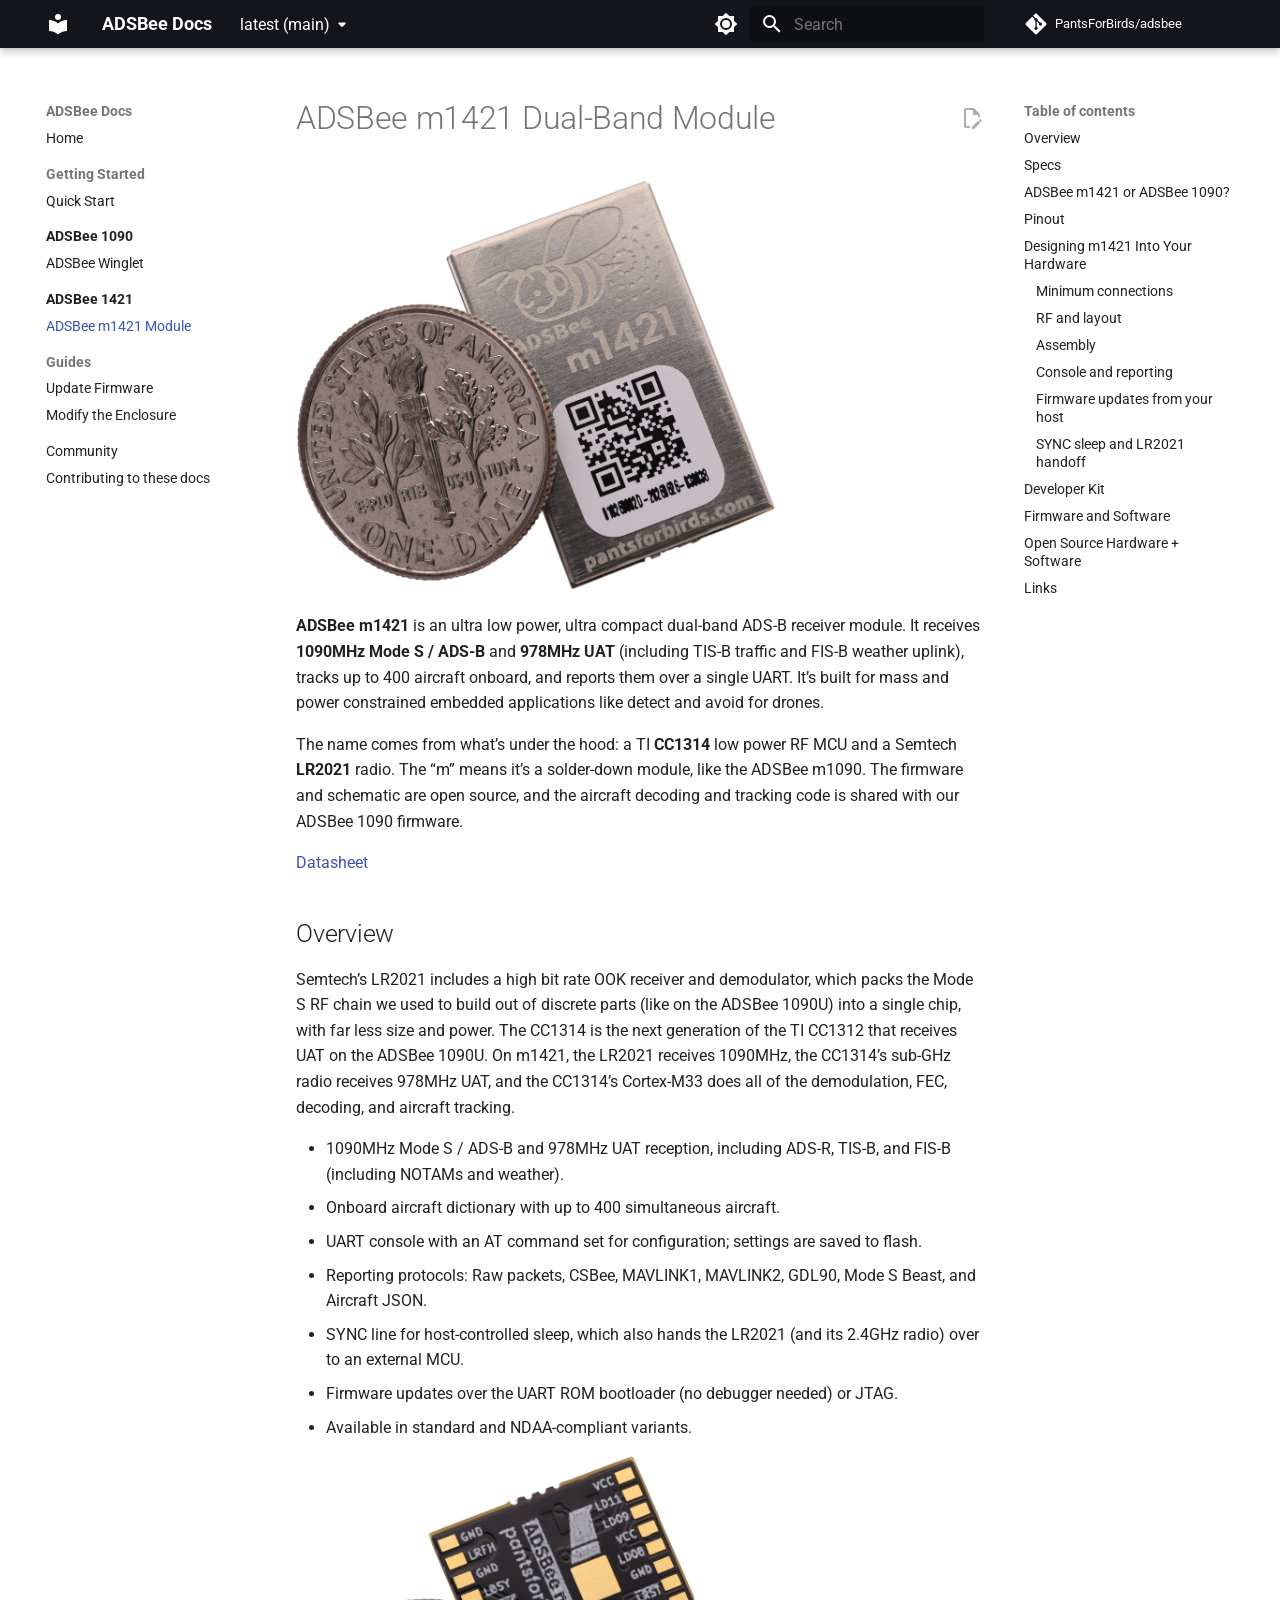
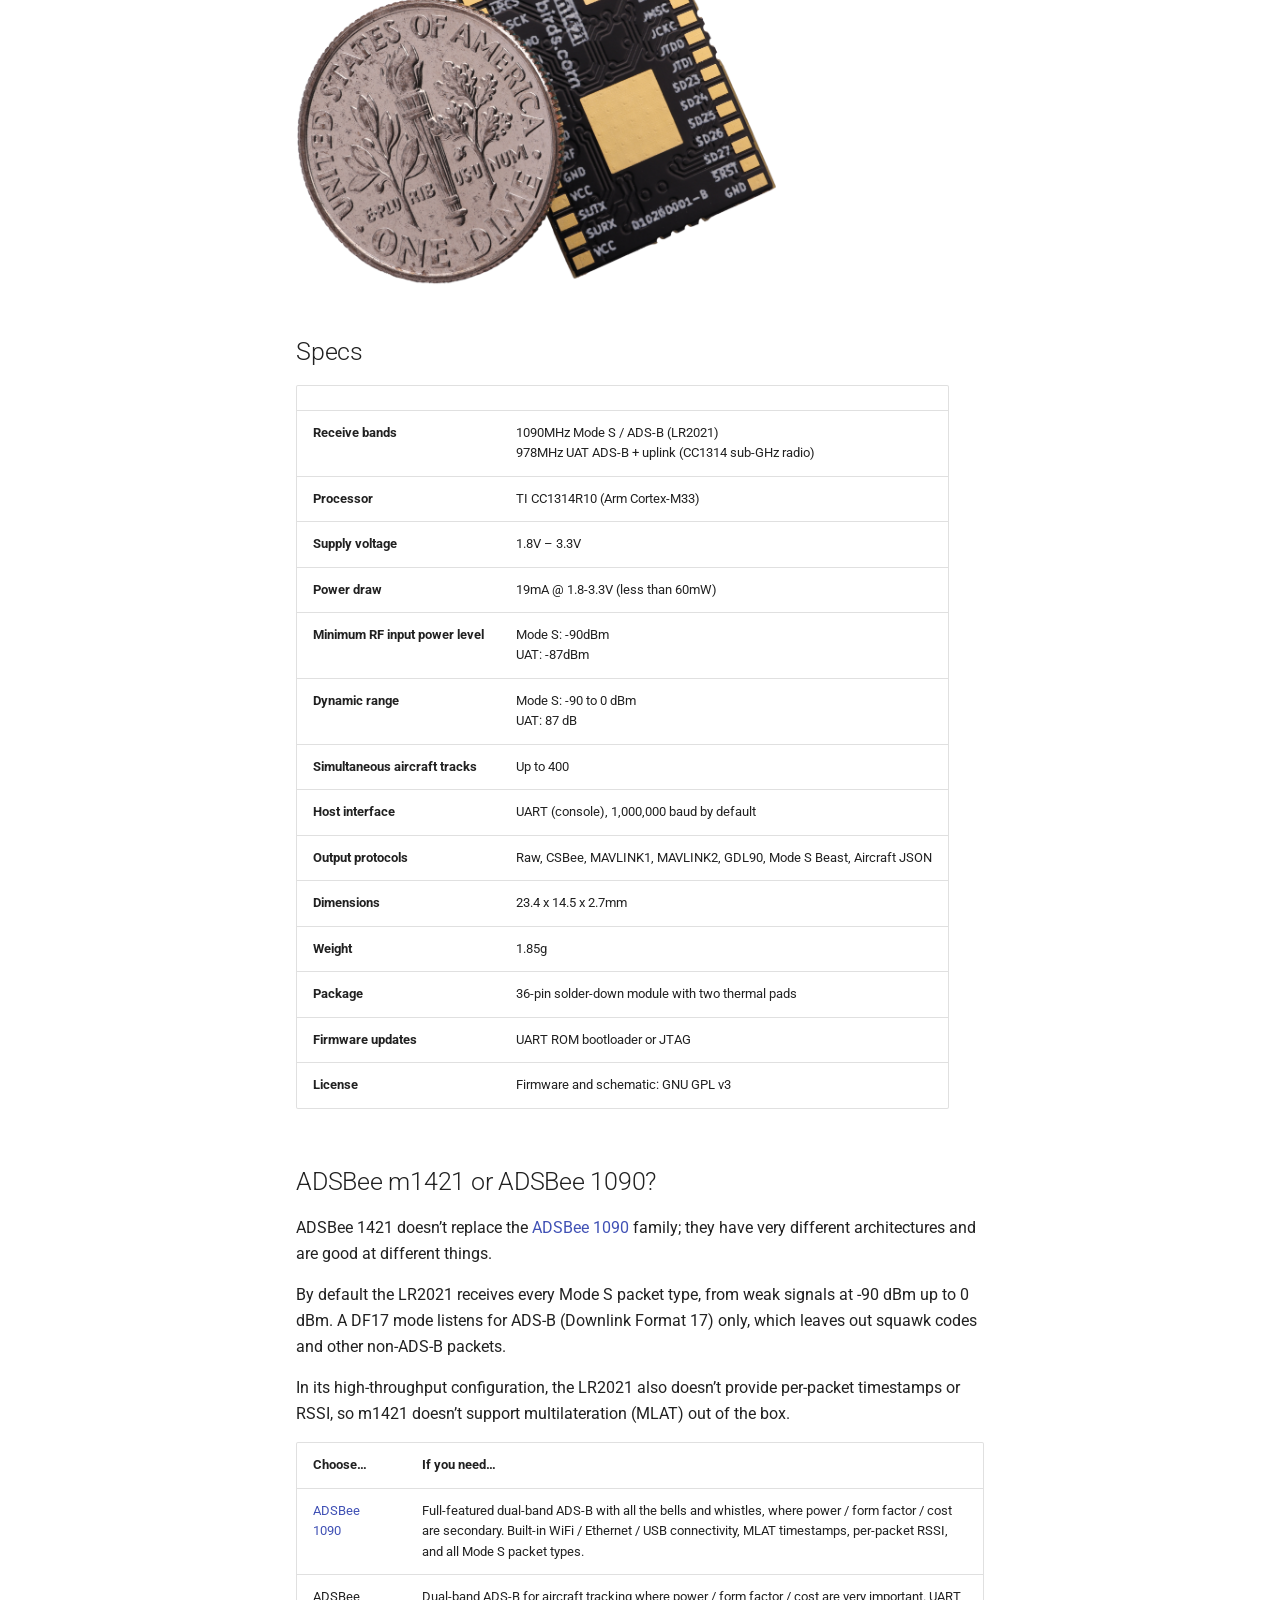
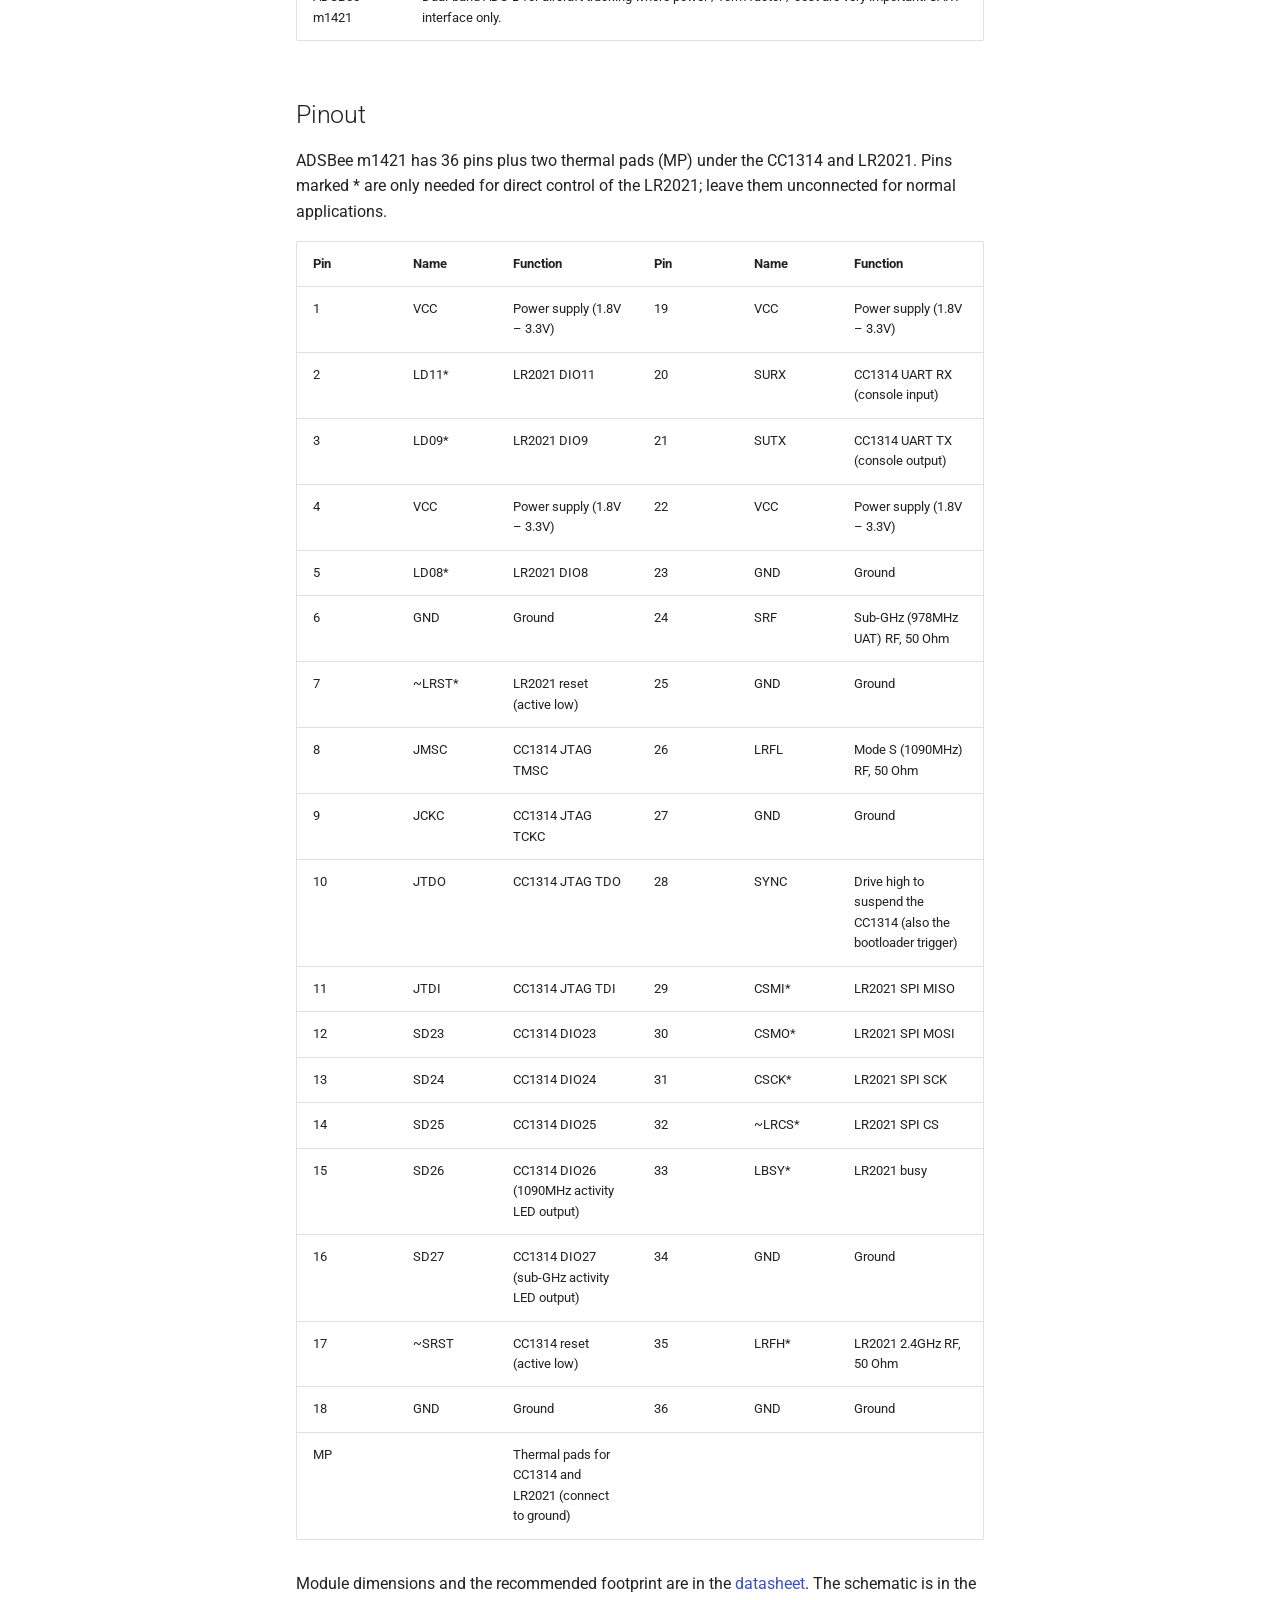
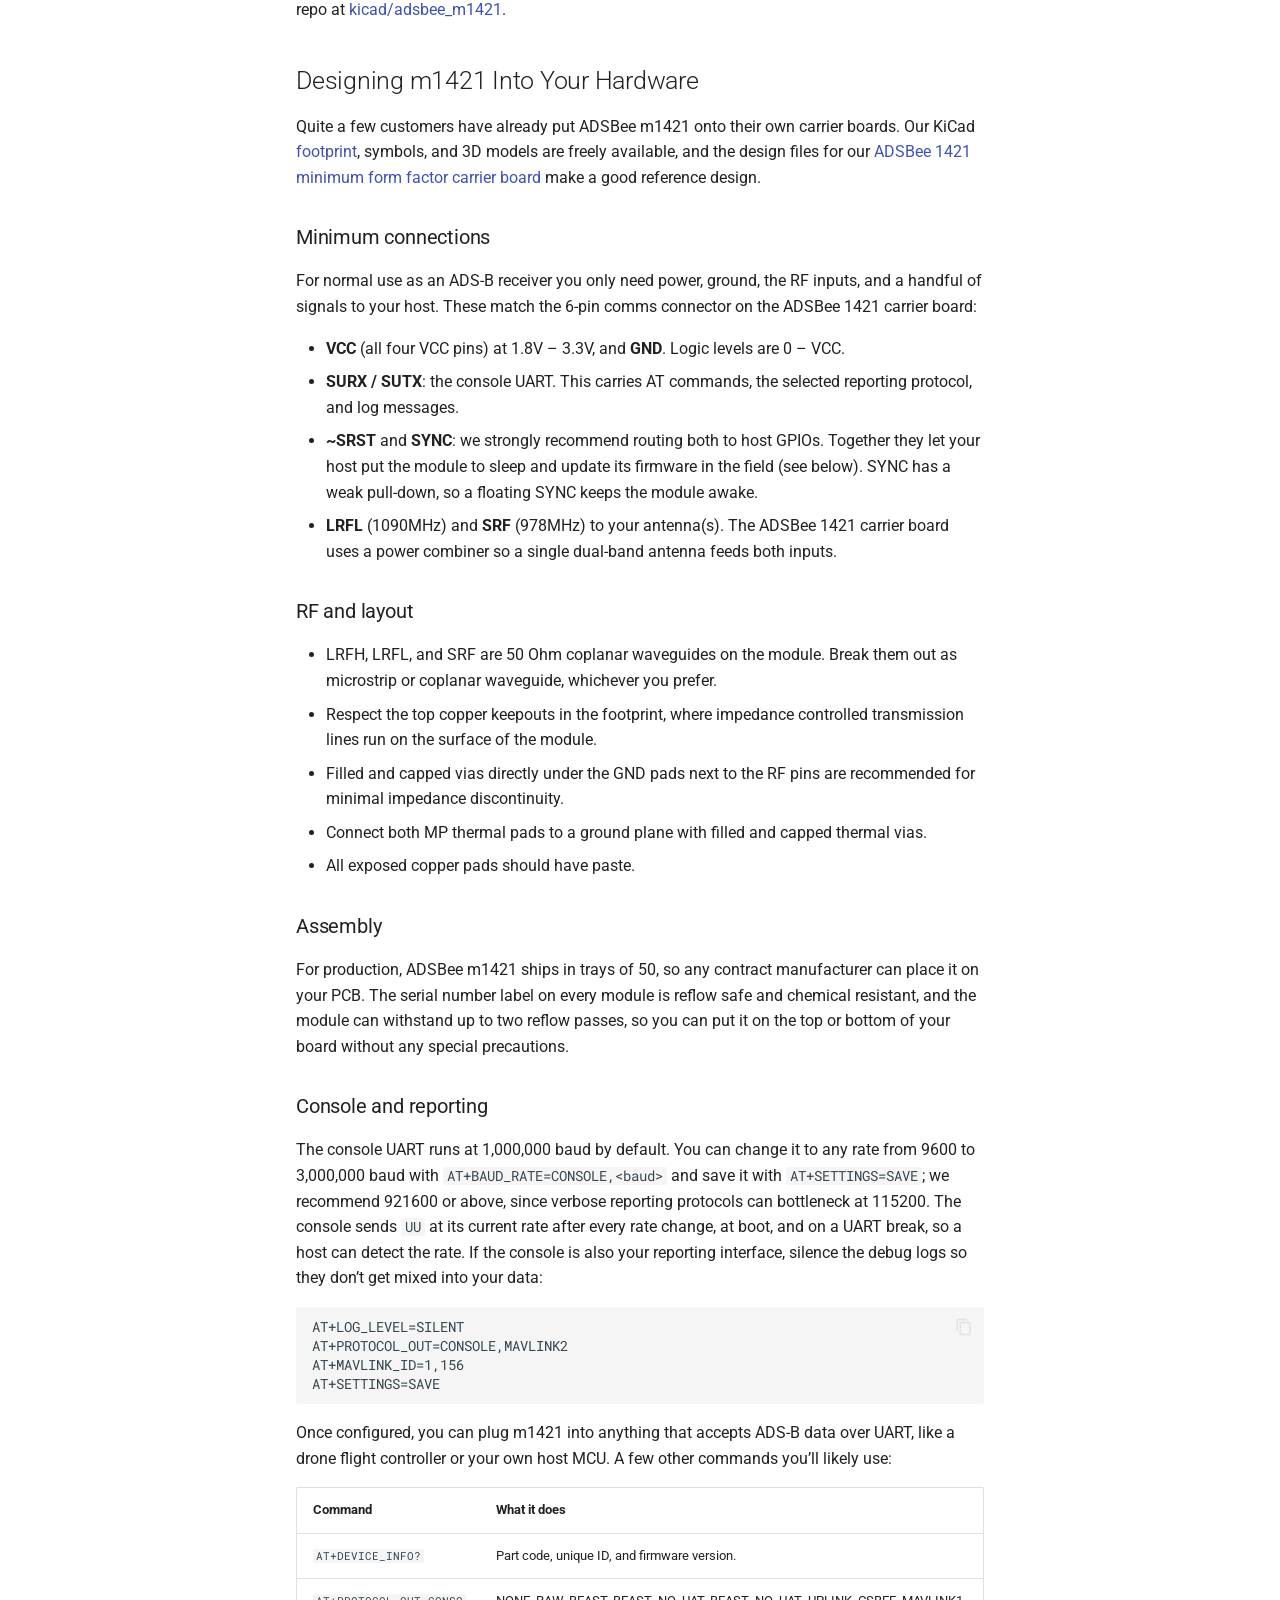
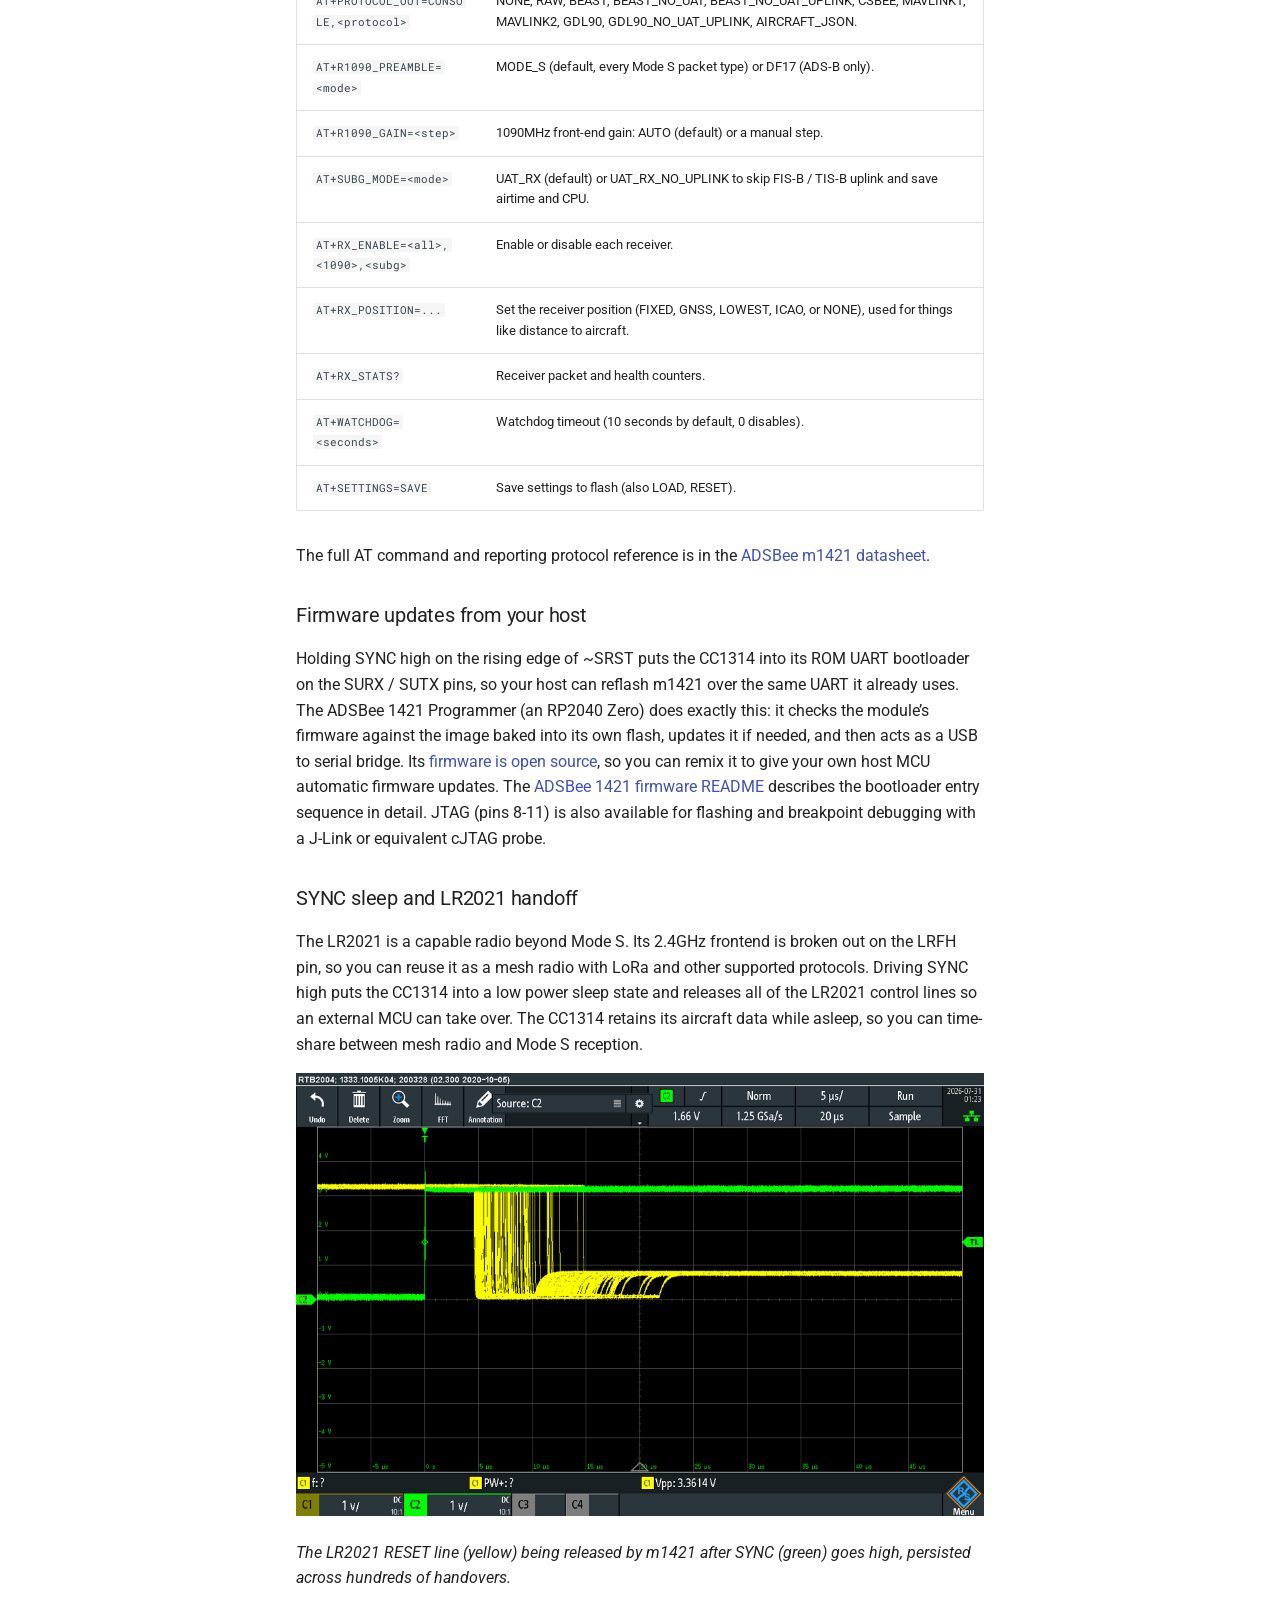
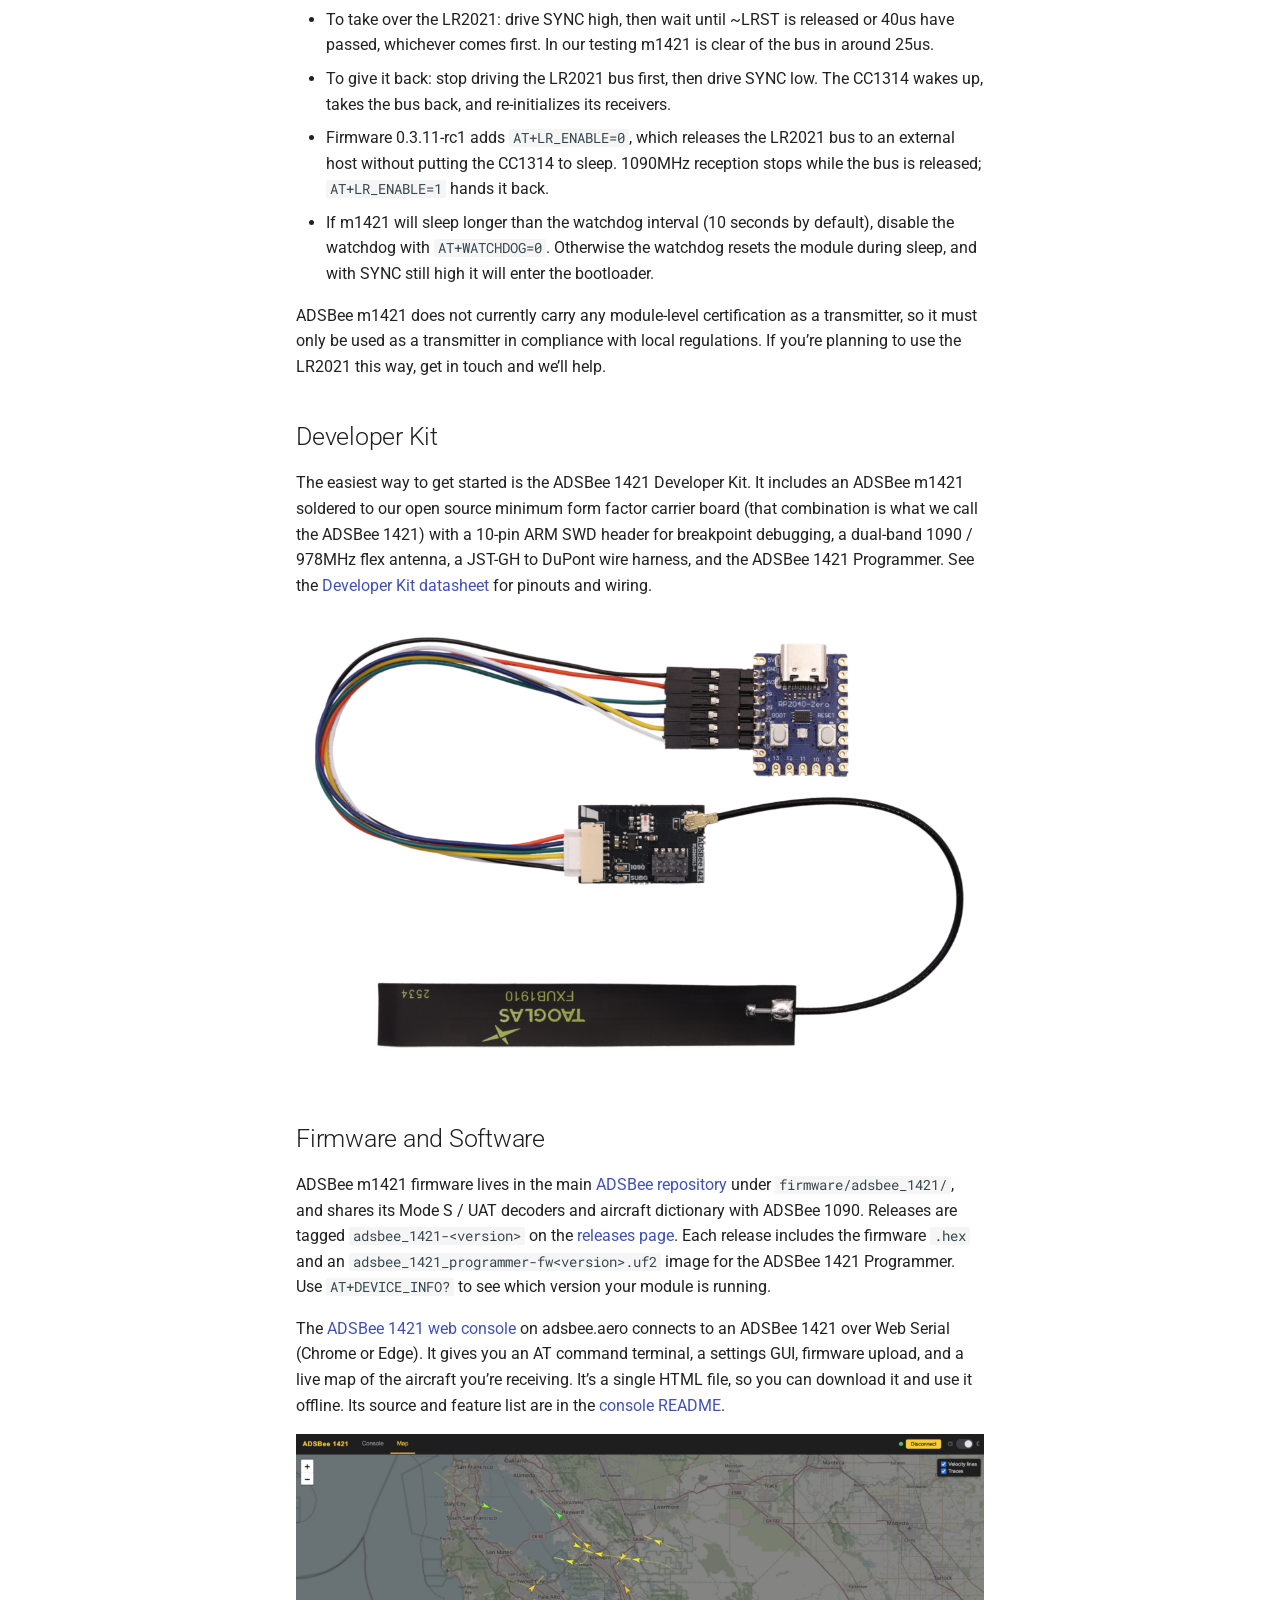
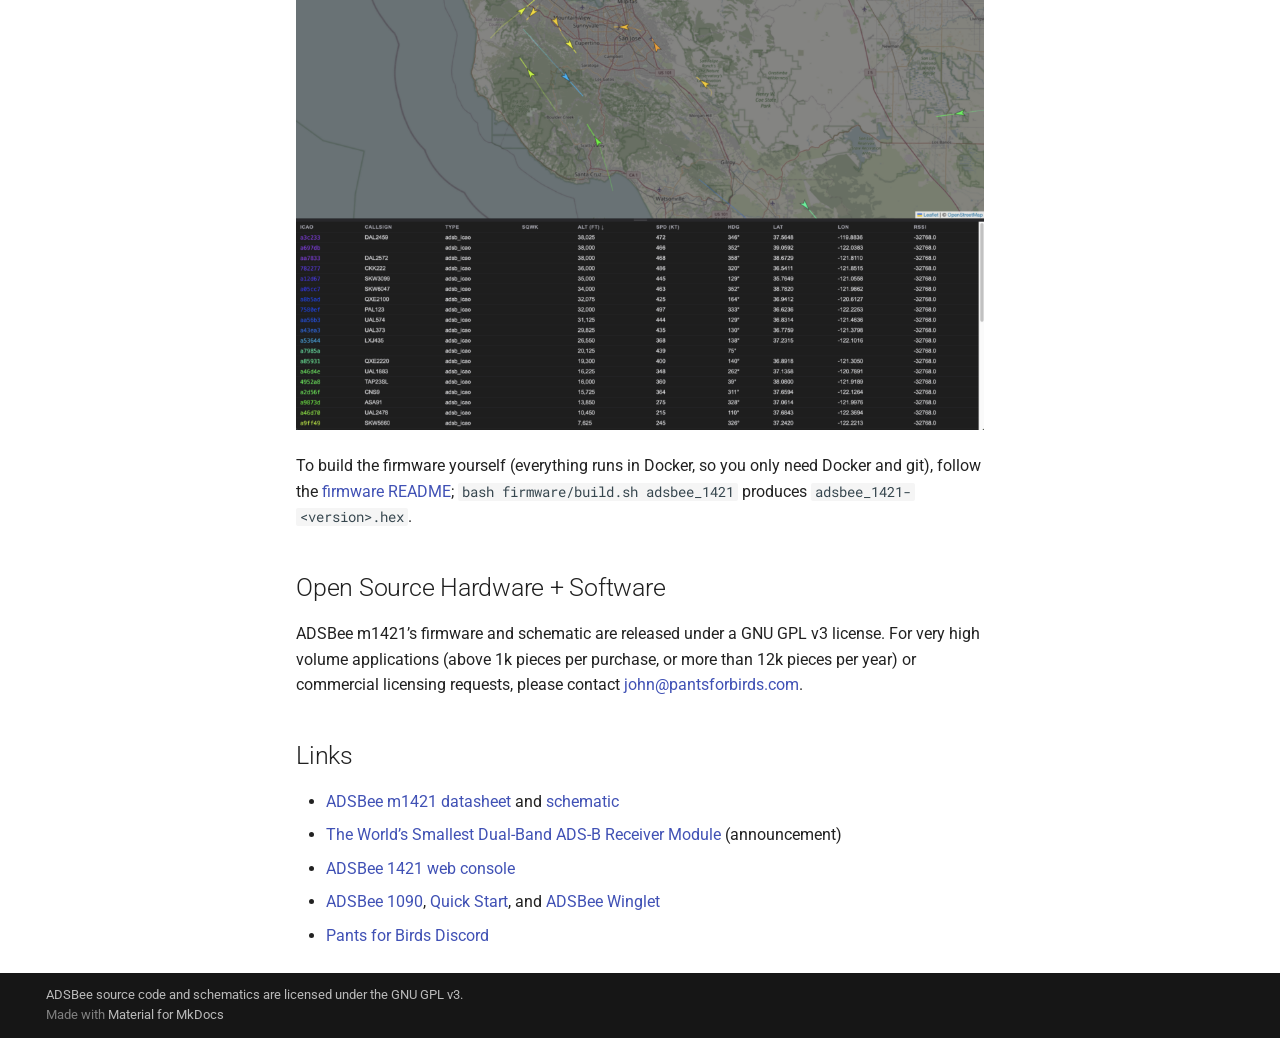
<file: latest/adsbee-1421/m1421/index.html>
<!doctype html>
<html lang="en" class="no-js">
  <head>
    
      <meta charset="utf-8">
      <meta name="viewport" content="width=device-width,initial-scale=1">
      
        <meta name="description" content="Documentation for ADSBee open source ADS-B receivers.">
      
      
      
        <link rel="canonical" href="https://adsbee.aero/wiki/latest/adsbee-1421/m1421/">
      
      
        <link rel="prev" href="../">
      
      
        <link rel="next" href="../../guides/update-firmware/">
      
      
        
      
      
      <link rel="icon" href="../../assets/images/favicon.png">
      <meta name="generator" content="mkdocs-1.6.1, mkdocs-material-9.7.7">
    
    
      
        <title>ADSBee m1421 Module - ADSBee Docs</title>
      
    
    
      <link rel="stylesheet" href="../../assets/stylesheets/main.ec1eaa64.min.css">
      
        
        <link rel="stylesheet" href="../../assets/stylesheets/palette.ab4e12ef.min.css">
      
      


    
    
      
    
    
      
        
        
        <link rel="preconnect" href="https://fonts.gstatic.com" crossorigin>
        <link rel="stylesheet" href="https://fonts.googleapis.com/css?family=Roboto:300,300i,400,400i,700,700i%7CRoboto+Mono:400,400i,700,700i&display=fallback">
        <style>:root{--md-text-font:"Roboto";--md-code-font:"Roboto Mono"}</style>
      
    
    
    <script>__md_scope=new URL("../..",location),__md_hash=e=>[...e].reduce(((e,_)=>(e<<5)-e+_.charCodeAt(0)),0),__md_get=(e,_=localStorage,t=__md_scope)=>JSON.parse(_.getItem(t.pathname+"."+e)),__md_set=(e,_,t=localStorage,a=__md_scope)=>{try{t.setItem(a.pathname+"."+e,JSON.stringify(_))}catch(e){}}</script>
    
      

    
    
  </head>
  
  
    
    
      
    
    
    
    
    <body dir="ltr" data-md-color-scheme="default" data-md-color-primary="black" data-md-color-accent="amber">
  
    
    <input class="md-toggle" data-md-toggle="drawer" type="checkbox" id="__drawer" autocomplete="off">
    <input class="md-toggle" data-md-toggle="search" type="checkbox" id="__search" autocomplete="off">
    <label class="md-overlay" for="__drawer"></label>
    <div data-md-component="skip">
      
        
        <a href="#adsbee-m1421-dual-band-module" class="md-skip">
          Skip to content
        </a>
      
    </div>
    <div data-md-component="announce">
      
    </div>
    
      <div data-md-color-scheme="default" data-md-component="outdated" hidden>
        
      </div>
    
    
      

  

<header class="md-header md-header--shadow" data-md-component="header">
  <nav class="md-header__inner md-grid" aria-label="Header">
    <a href="../.." title="ADSBee Docs" class="md-header__button md-logo" aria-label="ADSBee Docs" data-md-component="logo">
      
  
  <svg xmlns="http://www.w3.org/2000/svg" viewBox="0 0 24 24"><path d="M12 8a3 3 0 0 0 3-3 3 3 0 0 0-3-3 3 3 0 0 0-3 3 3 3 0 0 0 3 3m0 3.54C9.64 9.35 6.5 8 3 8v11c3.5 0 6.64 1.35 9 3.54 2.36-2.19 5.5-3.54 9-3.54V8c-3.5 0-6.64 1.35-9 3.54"/></svg>

    </a>
    <label class="md-header__button md-icon" for="__drawer">
      
      <svg xmlns="http://www.w3.org/2000/svg" viewBox="0 0 24 24"><path d="M3 6h18v2H3zm0 5h18v2H3zm0 5h18v2H3z"/></svg>
    </label>
    <div class="md-header__title" data-md-component="header-title">
      <div class="md-header__ellipsis">
        <div class="md-header__topic">
          <span class="md-ellipsis">
            ADSBee Docs
          </span>
        </div>
        <div class="md-header__topic" data-md-component="header-topic">
          <span class="md-ellipsis">
            
              ADSBee m1421 Module
            
          </span>
        </div>
      </div>
    </div>
    
      
        <form class="md-header__option" data-md-component="palette">
  
    
    
    
    <input class="md-option" data-md-color-media="(prefers-color-scheme: light)" data-md-color-scheme="default" data-md-color-primary="black" data-md-color-accent="amber"  aria-label="Switch to dark mode"  type="radio" name="__palette" id="__palette_0">
    
      <label class="md-header__button md-icon" title="Switch to dark mode" for="__palette_1" hidden>
        <svg xmlns="http://www.w3.org/2000/svg" viewBox="0 0 24 24"><path d="M12 8a4 4 0 0 0-4 4 4 4 0 0 0 4 4 4 4 0 0 0 4-4 4 4 0 0 0-4-4m0 10a6 6 0 0 1-6-6 6 6 0 0 1 6-6 6 6 0 0 1 6 6 6 6 0 0 1-6 6m8-9.31V4h-4.69L12 .69 8.69 4H4v4.69L.69 12 4 15.31V20h4.69L12 23.31 15.31 20H20v-4.69L23.31 12z"/></svg>
      </label>
    
  
    
    
    
    <input class="md-option" data-md-color-media="(prefers-color-scheme: dark)" data-md-color-scheme="slate" data-md-color-primary="black" data-md-color-accent="amber"  aria-label="Switch to light mode"  type="radio" name="__palette" id="__palette_1">
    
      <label class="md-header__button md-icon" title="Switch to light mode" for="__palette_0" hidden>
        <svg xmlns="http://www.w3.org/2000/svg" viewBox="0 0 24 24"><path d="M12 18c-.89 0-1.74-.2-2.5-.55C11.56 16.5 13 14.42 13 12s-1.44-4.5-3.5-5.45C10.26 6.2 11.11 6 12 6a6 6 0 0 1 6 6 6 6 0 0 1-6 6m8-9.31V4h-4.69L12 .69 8.69 4H4v4.69L.69 12 4 15.31V20h4.69L12 23.31 15.31 20H20v-4.69L23.31 12z"/></svg>
      </label>
    
  
</form>
      
    
    
      <script>var palette=__md_get("__palette");if(palette&&palette.color){if("(prefers-color-scheme)"===palette.color.media){var media=matchMedia("(prefers-color-scheme: light)"),input=document.querySelector(media.matches?"[data-md-color-media='(prefers-color-scheme: light)']":"[data-md-color-media='(prefers-color-scheme: dark)']");palette.color.media=input.getAttribute("data-md-color-media"),palette.color.scheme=input.getAttribute("data-md-color-scheme"),palette.color.primary=input.getAttribute("data-md-color-primary"),palette.color.accent=input.getAttribute("data-md-color-accent")}for(var[key,value]of Object.entries(palette.color))document.body.setAttribute("data-md-color-"+key,value)}</script>
    
    
    
      
      
        <label class="md-header__button md-icon" for="__search">
          
          <svg xmlns="http://www.w3.org/2000/svg" viewBox="0 0 24 24"><path d="M9.5 3A6.5 6.5 0 0 1 16 9.5c0 1.61-.59 3.09-1.56 4.23l.27.27h.79l5 5-1.5 1.5-5-5v-.79l-.27-.27A6.52 6.52 0 0 1 9.5 16 6.5 6.5 0 0 1 3 9.5 6.5 6.5 0 0 1 9.5 3m0 2C7 5 5 7 5 9.5S7 14 9.5 14 14 12 14 9.5 12 5 9.5 5"/></svg>
        </label>
        <div class="md-search" data-md-component="search" role="dialog">
  <label class="md-search__overlay" for="__search"></label>
  <div class="md-search__inner" role="search">
    <form class="md-search__form" name="search">
      <input type="text" class="md-search__input" name="query" aria-label="Search" placeholder="Search" autocapitalize="off" autocorrect="off" autocomplete="off" spellcheck="false" data-md-component="search-query" required>
      <label class="md-search__icon md-icon" for="__search">
        
        <svg xmlns="http://www.w3.org/2000/svg" viewBox="0 0 24 24"><path d="M9.5 3A6.5 6.5 0 0 1 16 9.5c0 1.61-.59 3.09-1.56 4.23l.27.27h.79l5 5-1.5 1.5-5-5v-.79l-.27-.27A6.52 6.52 0 0 1 9.5 16 6.5 6.5 0 0 1 3 9.5 6.5 6.5 0 0 1 9.5 3m0 2C7 5 5 7 5 9.5S7 14 9.5 14 14 12 14 9.5 12 5 9.5 5"/></svg>
        
        <svg xmlns="http://www.w3.org/2000/svg" viewBox="0 0 24 24"><path d="M20 11v2H8l5.5 5.5-1.42 1.42L4.16 12l7.92-7.92L13.5 5.5 8 11z"/></svg>
      </label>
      <nav class="md-search__options" aria-label="Search">
        
        <button type="reset" class="md-search__icon md-icon" title="Clear" aria-label="Clear" tabindex="-1">
          
          <svg xmlns="http://www.w3.org/2000/svg" viewBox="0 0 24 24"><path d="M19 6.41 17.59 5 12 10.59 6.41 5 5 6.41 10.59 12 5 17.59 6.41 19 12 13.41 17.59 19 19 17.59 13.41 12z"/></svg>
        </button>
      </nav>
      
        <div class="md-search__suggest" data-md-component="search-suggest"></div>
      
    </form>
    <div class="md-search__output">
      <div class="md-search__scrollwrap" tabindex="0" data-md-scrollfix>
        <div class="md-search-result" data-md-component="search-result">
          <div class="md-search-result__meta">
            Initializing search
          </div>
          <ol class="md-search-result__list" role="presentation"></ol>
        </div>
      </div>
    </div>
  </div>
</div>
      
    
    
      <div class="md-header__source">
        <a href="https://github.com/PantsForBirds/adsbee" title="Go to repository" class="md-source" data-md-component="source">
  <div class="md-source__icon md-icon">
    
    <svg xmlns="http://www.w3.org/2000/svg" viewBox="0 0 448 512"><!--! Font Awesome Free 7.1.0 by @fontawesome - https://fontawesome.com License - https://fontawesome.com/license/free (Icons: CC BY 4.0, Fonts: SIL OFL 1.1, Code: MIT License) Copyright 2025 Fonticons, Inc.--><path d="M439.6 236.1 244 40.5c-5.4-5.5-12.8-8.5-20.4-8.5s-15 3-20.4 8.4L162.5 81l51.5 51.5c27.1-9.1 52.7 16.8 43.4 43.7l49.7 49.7c34.2-11.8 61.2 31 35.5 56.7-26.5 26.5-70.2-2.9-56-37.3L240.3 199v121.9c25.3 12.5 22.3 41.8 9.1 55-6.4 6.4-15.2 10.1-24.3 10.1s-17.8-3.6-24.3-10.1c-17.6-17.6-11.1-46.9 11.2-56v-123c-20.8-8.5-24.6-30.7-18.6-45L142.6 101 8.5 235.1C3 240.6 0 247.9 0 255.5s3 15 8.5 20.4l195.6 195.7c5.4 5.4 12.7 8.4 20.4 8.4s15-3 20.4-8.4l194.7-194.7c5.4-5.4 8.4-12.8 8.4-20.4s-3-15-8.4-20.4"/></svg>
  </div>
  <div class="md-source__repository">
    PantsForBirds/adsbee
  </div>
</a>
      </div>
    
  </nav>
  
</header>
    
    <div class="md-container" data-md-component="container">
      
      
        
          
        
      
      <main class="md-main" data-md-component="main">
        <div class="md-main__inner md-grid">
          
            
              
              <div class="md-sidebar md-sidebar--primary" data-md-component="sidebar" data-md-type="navigation" >
                <div class="md-sidebar__scrollwrap">
                  <div class="md-sidebar__inner">
                    



<nav class="md-nav md-nav--primary" aria-label="Navigation" data-md-level="0">
  <label class="md-nav__title" for="__drawer">
    <a href="../.." title="ADSBee Docs" class="md-nav__button md-logo" aria-label="ADSBee Docs" data-md-component="logo">
      
  
  <svg xmlns="http://www.w3.org/2000/svg" viewBox="0 0 24 24"><path d="M12 8a3 3 0 0 0 3-3 3 3 0 0 0-3-3 3 3 0 0 0-3 3 3 3 0 0 0 3 3m0 3.54C9.64 9.35 6.5 8 3 8v11c3.5 0 6.64 1.35 9 3.54 2.36-2.19 5.5-3.54 9-3.54V8c-3.5 0-6.64 1.35-9 3.54"/></svg>

    </a>
    ADSBee Docs
  </label>
  
    <div class="md-nav__source">
      <a href="https://github.com/PantsForBirds/adsbee" title="Go to repository" class="md-source" data-md-component="source">
  <div class="md-source__icon md-icon">
    
    <svg xmlns="http://www.w3.org/2000/svg" viewBox="0 0 448 512"><!--! Font Awesome Free 7.1.0 by @fontawesome - https://fontawesome.com License - https://fontawesome.com/license/free (Icons: CC BY 4.0, Fonts: SIL OFL 1.1, Code: MIT License) Copyright 2025 Fonticons, Inc.--><path d="M439.6 236.1 244 40.5c-5.4-5.5-12.8-8.5-20.4-8.5s-15 3-20.4 8.4L162.5 81l51.5 51.5c27.1-9.1 52.7 16.8 43.4 43.7l49.7 49.7c34.2-11.8 61.2 31 35.5 56.7-26.5 26.5-70.2-2.9-56-37.3L240.3 199v121.9c25.3 12.5 22.3 41.8 9.1 55-6.4 6.4-15.2 10.1-24.3 10.1s-17.8-3.6-24.3-10.1c-17.6-17.6-11.1-46.9 11.2-56v-123c-20.8-8.5-24.6-30.7-18.6-45L142.6 101 8.5 235.1C3 240.6 0 247.9 0 255.5s3 15 8.5 20.4l195.6 195.7c5.4 5.4 12.7 8.4 20.4 8.4s15-3 20.4-8.4l194.7-194.7c5.4-5.4 8.4-12.8 8.4-20.4s-3-15-8.4-20.4"/></svg>
  </div>
  <div class="md-source__repository">
    PantsForBirds/adsbee
  </div>
</a>
    </div>
  
  <ul class="md-nav__list" data-md-scrollfix>
    
      
      
  
  
  
  
    <li class="md-nav__item">
      <a href="../.." class="md-nav__link">
        
  
  
  <span class="md-ellipsis">
    
  
    Home
  

    
  </span>
  
  

      </a>
    </li>
  

    
      
      
  
  
  
  
    
    
      
        
      
    
    
    
      
        
        
      
    
    
    <li class="md-nav__item md-nav__item--section md-nav__item--nested">
      
        
        
        <input class="md-nav__toggle md-toggle " type="checkbox" id="__nav_2" >
        
          
          <label class="md-nav__link" for="__nav_2" id="__nav_2_label" tabindex="">
            
  
  
  <span class="md-ellipsis">
    
  
    Getting Started
  

    
  </span>
  
  

            <span class="md-nav__icon md-icon"></span>
          </label>
        
        <nav class="md-nav" data-md-level="1" aria-labelledby="__nav_2_label" aria-expanded="false">
          <label class="md-nav__title" for="__nav_2">
            <span class="md-nav__icon md-icon"></span>
            
  
    Getting Started
  

          </label>
          <ul class="md-nav__list" data-md-scrollfix>
            
              
                
  
  
  
  
    <li class="md-nav__item">
      <a href="../../getting-started/quick-start/" class="md-nav__link">
        
  
  
  <span class="md-ellipsis">
    
  
    Quick Start
  

    
  </span>
  
  

      </a>
    </li>
  

              
            
          </ul>
        </nav>
      
    </li>
  

    
      
      
  
  
  
  
    
    
      
        
          
        
      
        
      
    
    
    
      
        
        
      
    
    
    <li class="md-nav__item md-nav__item--section md-nav__item--nested">
      
        
        
        <input class="md-nav__toggle md-toggle " type="checkbox" id="__nav_3" >
        
          
          <div class="md-nav__link md-nav__container">
            <a href="../../adsbee-1090/" class="md-nav__link ">
              
  
  
  <span class="md-ellipsis">
    
  
    ADSBee 1090
  

    
  </span>
  
  

            </a>
            
              
              <label class="md-nav__link " for="__nav_3" id="__nav_3_label" tabindex="">
                <span class="md-nav__icon md-icon"></span>
              </label>
            
          </div>
        
        <nav class="md-nav" data-md-level="1" aria-labelledby="__nav_3_label" aria-expanded="false">
          <label class="md-nav__title" for="__nav_3">
            <span class="md-nav__icon md-icon"></span>
            
  
    ADSBee 1090
  

          </label>
          <ul class="md-nav__list" data-md-scrollfix>
            
              
            
              
                
  
  
  
  
    <li class="md-nav__item">
      <a href="../../adsbee-1090/winglet/" class="md-nav__link">
        
  
  
  <span class="md-ellipsis">
    
  
    ADSBee Winglet
  

    
  </span>
  
  

      </a>
    </li>
  

              
            
          </ul>
        </nav>
      
    </li>
  

    
      
      
  
  
    
  
  
  
    
    
      
        
          
        
      
        
      
    
    
    
      
        
        
      
    
    
    <li class="md-nav__item md-nav__item--active md-nav__item--section md-nav__item--nested">
      
        
        
        <input class="md-nav__toggle md-toggle " type="checkbox" id="__nav_4" checked>
        
          
          <div class="md-nav__link md-nav__container">
            <a href="../" class="md-nav__link ">
              
  
  
  <span class="md-ellipsis">
    
  
    ADSBee 1421
  

    
  </span>
  
  

            </a>
            
              
              <label class="md-nav__link " for="__nav_4" id="__nav_4_label" tabindex="">
                <span class="md-nav__icon md-icon"></span>
              </label>
            
          </div>
        
        <nav class="md-nav" data-md-level="1" aria-labelledby="__nav_4_label" aria-expanded="true">
          <label class="md-nav__title" for="__nav_4">
            <span class="md-nav__icon md-icon"></span>
            
  
    ADSBee 1421
  

          </label>
          <ul class="md-nav__list" data-md-scrollfix>
            
              
            
              
                
  
  
    
  
  
  
    <li class="md-nav__item md-nav__item--active">
      
      <input class="md-nav__toggle md-toggle" type="checkbox" id="__toc">
      
      
        
      
      
        <label class="md-nav__link md-nav__link--active" for="__toc">
          
  
  
  <span class="md-ellipsis">
    
  
    ADSBee m1421 Module
  

    
  </span>
  
  

          <span class="md-nav__icon md-icon"></span>
        </label>
      
      <a href="./" class="md-nav__link md-nav__link--active">
        
  
  
  <span class="md-ellipsis">
    
  
    ADSBee m1421 Module
  

    
  </span>
  
  

      </a>
      
        

<nav class="md-nav md-nav--secondary" aria-label="Table of contents">
  
  
  
    
  
  
    <label class="md-nav__title" for="__toc">
      <span class="md-nav__icon md-icon"></span>
      Table of contents
    </label>
    <ul class="md-nav__list" data-md-component="toc" data-md-scrollfix>
      
        <li class="md-nav__item">
  <a href="#overview" class="md-nav__link">
    <span class="md-ellipsis">
      
        Overview
      
    </span>
  </a>
  
</li>
      
        <li class="md-nav__item">
  <a href="#specs" class="md-nav__link">
    <span class="md-ellipsis">
      
        Specs
      
    </span>
  </a>
  
</li>
      
        <li class="md-nav__item">
  <a href="#adsbee-m1421-or-adsbee-1090" class="md-nav__link">
    <span class="md-ellipsis">
      
        ADSBee m1421 or ADSBee 1090?
      
    </span>
  </a>
  
</li>
      
        <li class="md-nav__item">
  <a href="#pinout" class="md-nav__link">
    <span class="md-ellipsis">
      
        Pinout
      
    </span>
  </a>
  
</li>
      
        <li class="md-nav__item">
  <a href="#designing-m1421-into-your-hardware" class="md-nav__link">
    <span class="md-ellipsis">
      
        Designing m1421 Into Your Hardware
      
    </span>
  </a>
  
    <nav class="md-nav" aria-label="Designing m1421 Into Your Hardware">
      <ul class="md-nav__list">
        
          <li class="md-nav__item">
  <a href="#minimum-connections" class="md-nav__link">
    <span class="md-ellipsis">
      
        Minimum connections
      
    </span>
  </a>
  
</li>
        
          <li class="md-nav__item">
  <a href="#rf-and-layout" class="md-nav__link">
    <span class="md-ellipsis">
      
        RF and layout
      
    </span>
  </a>
  
</li>
        
          <li class="md-nav__item">
  <a href="#assembly" class="md-nav__link">
    <span class="md-ellipsis">
      
        Assembly
      
    </span>
  </a>
  
</li>
        
          <li class="md-nav__item">
  <a href="#console-and-reporting" class="md-nav__link">
    <span class="md-ellipsis">
      
        Console and reporting
      
    </span>
  </a>
  
</li>
        
          <li class="md-nav__item">
  <a href="#firmware-updates-from-your-host" class="md-nav__link">
    <span class="md-ellipsis">
      
        Firmware updates from your host
      
    </span>
  </a>
  
</li>
        
          <li class="md-nav__item">
  <a href="#sync-sleep-and-lr2021-handoff" class="md-nav__link">
    <span class="md-ellipsis">
      
        SYNC sleep and LR2021 handoff
      
    </span>
  </a>
  
</li>
        
      </ul>
    </nav>
  
</li>
      
        <li class="md-nav__item">
  <a href="#developer-kit" class="md-nav__link">
    <span class="md-ellipsis">
      
        Developer Kit
      
    </span>
  </a>
  
</li>
      
        <li class="md-nav__item">
  <a href="#firmware-and-software" class="md-nav__link">
    <span class="md-ellipsis">
      
        Firmware and Software
      
    </span>
  </a>
  
</li>
      
        <li class="md-nav__item">
  <a href="#open-source-hardware-software" class="md-nav__link">
    <span class="md-ellipsis">
      
        Open Source Hardware + Software
      
    </span>
  </a>
  
</li>
      
        <li class="md-nav__item">
  <a href="#links" class="md-nav__link">
    <span class="md-ellipsis">
      
        Links
      
    </span>
  </a>
  
</li>
      
    </ul>
  
</nav>
      
    </li>
  

              
            
          </ul>
        </nav>
      
    </li>
  

    
      
      
  
  
  
  
    
    
      
        
      
        
      
    
    
    
      
        
        
      
    
    
    <li class="md-nav__item md-nav__item--section md-nav__item--nested">
      
        
        
        <input class="md-nav__toggle md-toggle " type="checkbox" id="__nav_5" >
        
          
          <label class="md-nav__link" for="__nav_5" id="__nav_5_label" tabindex="">
            
  
  
  <span class="md-ellipsis">
    
  
    Guides
  

    
  </span>
  
  

            <span class="md-nav__icon md-icon"></span>
          </label>
        
        <nav class="md-nav" data-md-level="1" aria-labelledby="__nav_5_label" aria-expanded="false">
          <label class="md-nav__title" for="__nav_5">
            <span class="md-nav__icon md-icon"></span>
            
  
    Guides
  

          </label>
          <ul class="md-nav__list" data-md-scrollfix>
            
              
                
  
  
  
  
    <li class="md-nav__item">
      <a href="../../guides/update-firmware/" class="md-nav__link">
        
  
  
  <span class="md-ellipsis">
    
  
    Update Firmware
  

    
  </span>
  
  

      </a>
    </li>
  

              
            
              
                
  
  
  
  
    <li class="md-nav__item">
      <a href="../../guides/modify-enclosure/" class="md-nav__link">
        
  
  
  <span class="md-ellipsis">
    
  
    Modify the Enclosure
  

    
  </span>
  
  

      </a>
    </li>
  

              
            
          </ul>
        </nav>
      
    </li>
  

    
      
      
  
  
  
  
    <li class="md-nav__item">
      <a href="../../community/" class="md-nav__link">
        
  
  
  <span class="md-ellipsis">
    
  
    Community
  

    
  </span>
  
  

      </a>
    </li>
  

    
      
      
  
  
  
  
    <li class="md-nav__item">
      <a href="../../contributing/" class="md-nav__link">
        
  
  
  <span class="md-ellipsis">
    
  
    Contributing to these docs
  

    
  </span>
  
  

      </a>
    </li>
  

    
  </ul>
</nav>
                  </div>
                </div>
              </div>
            
            
              
              <div class="md-sidebar md-sidebar--secondary" data-md-component="sidebar" data-md-type="toc" >
                <div class="md-sidebar__scrollwrap">
                  <div class="md-sidebar__inner">
                    

<nav class="md-nav md-nav--secondary" aria-label="Table of contents">
  
  
  
    
  
  
    <label class="md-nav__title" for="__toc">
      <span class="md-nav__icon md-icon"></span>
      Table of contents
    </label>
    <ul class="md-nav__list" data-md-component="toc" data-md-scrollfix>
      
        <li class="md-nav__item">
  <a href="#overview" class="md-nav__link">
    <span class="md-ellipsis">
      
        Overview
      
    </span>
  </a>
  
</li>
      
        <li class="md-nav__item">
  <a href="#specs" class="md-nav__link">
    <span class="md-ellipsis">
      
        Specs
      
    </span>
  </a>
  
</li>
      
        <li class="md-nav__item">
  <a href="#adsbee-m1421-or-adsbee-1090" class="md-nav__link">
    <span class="md-ellipsis">
      
        ADSBee m1421 or ADSBee 1090?
      
    </span>
  </a>
  
</li>
      
        <li class="md-nav__item">
  <a href="#pinout" class="md-nav__link">
    <span class="md-ellipsis">
      
        Pinout
      
    </span>
  </a>
  
</li>
      
        <li class="md-nav__item">
  <a href="#designing-m1421-into-your-hardware" class="md-nav__link">
    <span class="md-ellipsis">
      
        Designing m1421 Into Your Hardware
      
    </span>
  </a>
  
    <nav class="md-nav" aria-label="Designing m1421 Into Your Hardware">
      <ul class="md-nav__list">
        
          <li class="md-nav__item">
  <a href="#minimum-connections" class="md-nav__link">
    <span class="md-ellipsis">
      
        Minimum connections
      
    </span>
  </a>
  
</li>
        
          <li class="md-nav__item">
  <a href="#rf-and-layout" class="md-nav__link">
    <span class="md-ellipsis">
      
        RF and layout
      
    </span>
  </a>
  
</li>
        
          <li class="md-nav__item">
  <a href="#assembly" class="md-nav__link">
    <span class="md-ellipsis">
      
        Assembly
      
    </span>
  </a>
  
</li>
        
          <li class="md-nav__item">
  <a href="#console-and-reporting" class="md-nav__link">
    <span class="md-ellipsis">
      
        Console and reporting
      
    </span>
  </a>
  
</li>
        
          <li class="md-nav__item">
  <a href="#firmware-updates-from-your-host" class="md-nav__link">
    <span class="md-ellipsis">
      
        Firmware updates from your host
      
    </span>
  </a>
  
</li>
        
          <li class="md-nav__item">
  <a href="#sync-sleep-and-lr2021-handoff" class="md-nav__link">
    <span class="md-ellipsis">
      
        SYNC sleep and LR2021 handoff
      
    </span>
  </a>
  
</li>
        
      </ul>
    </nav>
  
</li>
      
        <li class="md-nav__item">
  <a href="#developer-kit" class="md-nav__link">
    <span class="md-ellipsis">
      
        Developer Kit
      
    </span>
  </a>
  
</li>
      
        <li class="md-nav__item">
  <a href="#firmware-and-software" class="md-nav__link">
    <span class="md-ellipsis">
      
        Firmware and Software
      
    </span>
  </a>
  
</li>
      
        <li class="md-nav__item">
  <a href="#open-source-hardware-software" class="md-nav__link">
    <span class="md-ellipsis">
      
        Open Source Hardware + Software
      
    </span>
  </a>
  
</li>
      
        <li class="md-nav__item">
  <a href="#links" class="md-nav__link">
    <span class="md-ellipsis">
      
        Links
      
    </span>
  </a>
  
</li>
      
    </ul>
  
</nav>
                  </div>
                </div>
              </div>
            
          
          
            <div class="md-content" data-md-component="content">
              
              <article class="md-content__inner md-typeset">
                
                  


  
    <a href="https://github.com/PantsForBirds/adsbee/edit/main/docs/adsbee-1421/m1421.md" title="Edit this page" class="md-content__button md-icon" rel="edit">
      
      <svg xmlns="http://www.w3.org/2000/svg" viewBox="0 0 24 24"><path d="M10 20H6V4h7v5h5v3.1l2-2V8l-6-6H6c-1.1 0-2 .9-2 2v16c0 1.1.9 2 2 2h4zm10.2-7c.1 0 .3.1.4.2l1.3 1.3c.2.2.2.6 0 .8l-1 1-2.1-2.1 1-1c.1-.1.2-.2.4-.2m0 3.9L14.1 23H12v-2.1l6.1-6.1z"/></svg>
    </a>
  
  


<h1 id="adsbee-m1421-dual-band-module">ADSBee m1421 Dual-Band Module<a class="headerlink" href="#adsbee-m1421-dual-band-module" title="Permanent link">&para;</a></h1>
<p><img alt="ADSBee m1421 module with dime for scale - front view." src="../../assets/adsbee-1421/2026-07-010260002-adsbee-m1421-pcba-front-dime-shot-1024x875.png" width="480" /></p>
<p><strong>ADSBee m1421</strong> is an ultra low power, ultra compact dual-band ADS-B receiver module. It receives <strong>1090MHz Mode S / ADS-B</strong> and <strong>978MHz UAT</strong> (including TIS-B traffic and FIS-B weather uplink), tracks up to 400 aircraft onboard, and reports them over a single UART. It’s built for mass and power constrained embedded applications like detect and avoid for drones.</p>
<p>The name comes from what’s under the hood: a TI <strong>CC1314</strong> low power RF MCU and a Semtech <strong>LR2021</strong> radio. The “m” means it’s a solder-down module, like the ADSBee m1090. The firmware and schematic are open source, and the aircraft decoding and tracking code is shared with our ADSBee 1090 firmware.</p>
<p><a href="https://github.com/PantsForBirds/adsbee/blob/main/word/exports/datasheet_adsbee_m1421.pdf">Datasheet</a></p>
<h2 id="overview">Overview<a class="headerlink" href="#overview" title="Permanent link">&para;</a></h2>
<p>Semtech’s LR2021 includes a high bit rate OOK receiver and demodulator, which packs the Mode S RF chain we used to build out of discrete parts (like on the ADSBee 1090U) into a single chip, with far less size and power. The CC1314 is the next generation of the TI CC1312 that receives UAT on the ADSBee 1090U. On m1421, the LR2021 receives 1090MHz, the CC1314’s sub-GHz radio receives 978MHz UAT, and the CC1314’s Cortex-M33 does all of the demodulation, FEC, decoding, and aircraft tracking.</p>
<ul>
<li>1090MHz Mode S / ADS-B and 978MHz UAT reception, including ADS-R, TIS-B, and FIS-B (including NOTAMs and weather).</li>
<li>Onboard aircraft dictionary with up to 400 simultaneous aircraft.</li>
<li>UART console with an AT command set for configuration; settings are saved to flash.</li>
<li>Reporting protocols: Raw packets, CSBee, MAVLINK1, MAVLINK2, GDL90, Mode S Beast, and Aircraft JSON.</li>
<li>SYNC line for host-controlled sleep, which also hands the LR2021 (and its 2.4GHz radio) over to an external MCU.</li>
<li>Firmware updates over the UART ROM bootloader (no debugger needed) or JTAG.</li>
<li>Available in standard and NDAA-compliant variants.</li>
</ul>
<p><img alt="ADSBee m1421 module with dime for scale - rear view." src="../../assets/adsbee-1421/2026-07-010260002-adsbee-m1421-pcba-back-dime-shot-1024x917.png" width="480" /></p>
<h2 id="specs">Specs<a class="headerlink" href="#specs" title="Permanent link">&para;</a></h2>
<table>
<thead>
<tr>
<th></th>
<th></th>
</tr>
</thead>
<tbody>
<tr>
<td><strong>Receive bands</strong></td>
<td>1090MHz Mode S / ADS-B (LR2021)<br>978MHz UAT ADS-B + uplink (CC1314 sub-GHz radio)</td>
</tr>
<tr>
<td><strong>Processor</strong></td>
<td>TI CC1314R10 (Arm Cortex-M33)</td>
</tr>
<tr>
<td><strong>Supply voltage</strong></td>
<td>1.8V – 3.3V</td>
</tr>
<tr>
<td><strong>Power draw</strong></td>
<td>19mA @ 1.8-3.3V (less than 60mW)</td>
</tr>
<tr>
<td><strong>Minimum RF input power level</strong></td>
<td>Mode S: -90dBm<br>UAT: -87dBm</td>
</tr>
<tr>
<td><strong>Dynamic range</strong></td>
<td>Mode S: -90 to 0 dBm<br>UAT: 87 dB</td>
</tr>
<tr>
<td><strong>Simultaneous aircraft tracks</strong></td>
<td>Up to 400</td>
</tr>
<tr>
<td><strong>Host interface</strong></td>
<td>UART (console), 1,000,000 baud by default</td>
</tr>
<tr>
<td><strong>Output protocols</strong></td>
<td>Raw, CSBee, MAVLINK1, MAVLINK2, GDL90, Mode S Beast, Aircraft JSON</td>
</tr>
<tr>
<td><strong>Dimensions</strong></td>
<td>23.4 x 14.5 x 2.7mm</td>
</tr>
<tr>
<td><strong>Weight</strong></td>
<td>1.85g</td>
</tr>
<tr>
<td><strong>Package</strong></td>
<td>36-pin solder-down module with two thermal pads</td>
</tr>
<tr>
<td><strong>Firmware updates</strong></td>
<td>UART ROM bootloader or JTAG</td>
</tr>
<tr>
<td><strong>License</strong></td>
<td>Firmware and schematic: GNU GPL v3</td>
</tr>
</tbody>
</table>
<h2 id="adsbee-m1421-or-adsbee-1090">ADSBee m1421 or ADSBee 1090?<a class="headerlink" href="#adsbee-m1421-or-adsbee-1090" title="Permanent link">&para;</a></h2>
<p>ADSBee 1421 doesn’t replace the <a href="../../adsbee-1090/">ADSBee 1090</a> family; they have very different architectures and are good at different things.</p>
<p>By default the LR2021 receives every Mode S packet type, from weak signals at -90 dBm up to 0 dBm. A DF17 mode listens for ADS-B (Downlink Format 17) only, which leaves out squawk codes and other non-ADS-B packets.</p>
<p>In its high-throughput configuration, the LR2021 also doesn’t provide per-packet timestamps or RSSI, so m1421 doesn’t support multilateration (MLAT) out of the box.</p>
<table>
<thead>
<tr>
<th>Choose…</th>
<th>If you need…</th>
</tr>
</thead>
<tbody>
<tr>
<td><a href="../../adsbee-1090/">ADSBee 1090</a></td>
<td>Full-featured dual-band ADS-B with all the bells and whistles, where power / form factor / cost are secondary. Built-in WiFi / Ethernet / USB connectivity, MLAT timestamps, per-packet RSSI, and all Mode S packet types.</td>
</tr>
<tr>
<td>ADSBee m1421</td>
<td>Dual-band ADS-B for aircraft tracking where power / form factor / cost are very important. UART interface only.</td>
</tr>
</tbody>
</table>
<h2 id="pinout">Pinout<a class="headerlink" href="#pinout" title="Permanent link">&para;</a></h2>
<p>ADSBee m1421 has 36 pins plus two thermal pads (MP) under the CC1314 and LR2021. Pins marked * are only needed for direct control of the LR2021; leave them unconnected for normal applications.</p>
<table>
<thead>
<tr>
<th>Pin</th>
<th>Name</th>
<th>Function</th>
<th>Pin</th>
<th>Name</th>
<th>Function</th>
</tr>
</thead>
<tbody>
<tr>
<td>1</td>
<td>VCC</td>
<td>Power supply (1.8V – 3.3V)</td>
<td>19</td>
<td>VCC</td>
<td>Power supply (1.8V – 3.3V)</td>
</tr>
<tr>
<td>2</td>
<td>LD11*</td>
<td>LR2021 DIO11</td>
<td>20</td>
<td>SURX</td>
<td>CC1314 UART RX (console input)</td>
</tr>
<tr>
<td>3</td>
<td>LD09*</td>
<td>LR2021 DIO9</td>
<td>21</td>
<td>SUTX</td>
<td>CC1314 UART TX (console output)</td>
</tr>
<tr>
<td>4</td>
<td>VCC</td>
<td>Power supply (1.8V – 3.3V)</td>
<td>22</td>
<td>VCC</td>
<td>Power supply (1.8V – 3.3V)</td>
</tr>
<tr>
<td>5</td>
<td>LD08*</td>
<td>LR2021 DIO8</td>
<td>23</td>
<td>GND</td>
<td>Ground</td>
</tr>
<tr>
<td>6</td>
<td>GND</td>
<td>Ground</td>
<td>24</td>
<td>SRF</td>
<td>Sub-GHz (978MHz UAT) RF, 50 Ohm</td>
</tr>
<tr>
<td>7</td>
<td>~LRST*</td>
<td>LR2021 reset (active low)</td>
<td>25</td>
<td>GND</td>
<td>Ground</td>
</tr>
<tr>
<td>8</td>
<td>JMSC</td>
<td>CC1314 JTAG TMSC</td>
<td>26</td>
<td>LRFL</td>
<td>Mode S (1090MHz) RF, 50 Ohm</td>
</tr>
<tr>
<td>9</td>
<td>JCKC</td>
<td>CC1314 JTAG TCKC</td>
<td>27</td>
<td>GND</td>
<td>Ground</td>
</tr>
<tr>
<td>10</td>
<td>JTDO</td>
<td>CC1314 JTAG TDO</td>
<td>28</td>
<td>SYNC</td>
<td>Drive high to suspend the CC1314 (also the bootloader trigger)</td>
</tr>
<tr>
<td>11</td>
<td>JTDI</td>
<td>CC1314 JTAG TDI</td>
<td>29</td>
<td>CSMI*</td>
<td>LR2021 SPI MISO</td>
</tr>
<tr>
<td>12</td>
<td>SD23</td>
<td>CC1314 DIO23</td>
<td>30</td>
<td>CSMO*</td>
<td>LR2021 SPI MOSI</td>
</tr>
<tr>
<td>13</td>
<td>SD24</td>
<td>CC1314 DIO24</td>
<td>31</td>
<td>CSCK*</td>
<td>LR2021 SPI SCK</td>
</tr>
<tr>
<td>14</td>
<td>SD25</td>
<td>CC1314 DIO25</td>
<td>32</td>
<td>~LRCS*</td>
<td>LR2021 SPI CS</td>
</tr>
<tr>
<td>15</td>
<td>SD26</td>
<td>CC1314 DIO26 (1090MHz activity LED output)</td>
<td>33</td>
<td>LBSY*</td>
<td>LR2021 busy</td>
</tr>
<tr>
<td>16</td>
<td>SD27</td>
<td>CC1314 DIO27 (sub-GHz activity LED output)</td>
<td>34</td>
<td>GND</td>
<td>Ground</td>
</tr>
<tr>
<td>17</td>
<td>~SRST</td>
<td>CC1314 reset (active low)</td>
<td>35</td>
<td>LRFH*</td>
<td>LR2021 2.4GHz RF, 50 Ohm</td>
</tr>
<tr>
<td>18</td>
<td>GND</td>
<td>Ground</td>
<td>36</td>
<td>GND</td>
<td>Ground</td>
</tr>
<tr>
<td>MP</td>
<td></td>
<td>Thermal pads for CC1314 and LR2021 (connect to ground)</td>
<td></td>
<td></td>
<td></td>
</tr>
</tbody>
</table>
<p>Module dimensions and the recommended footprint are in the <a href="https://github.com/PantsForBirds/adsbee/blob/main/word/exports/datasheet_adsbee_m1421.pdf">datasheet</a>. The schematic is in the repo at <a href="https://github.com/PantsForBirds/adsbee/tree/main/kicad/adsbee_m1421">kicad/adsbee_m1421</a>.</p>
<h2 id="designing-m1421-into-your-hardware">Designing m1421 Into Your Hardware<a class="headerlink" href="#designing-m1421-into-your-hardware" title="Permanent link">&para;</a></h2>
<p>Quite a few customers have already put ADSBee m1421 onto their own carrier boards. Our KiCad <a href="https://github.com/PantsForBirds/kicad-libs/blob/main/lib_fp/Custom_Module.pretty/PantsForBirds_ADSBee_m1421_Module.kicad_mod">footprint</a>, symbols, and 3D models are freely available, and the design files for our <a href="https://pantsforbirds.com/wp-content/uploads/2026/06/adsbee_1421-A.zip">ADSBee 1421 minimum form factor carrier board</a> make a good reference design.</p>
<h3 id="minimum-connections">Minimum connections<a class="headerlink" href="#minimum-connections" title="Permanent link">&para;</a></h3>
<p>For normal use as an ADS-B receiver you only need power, ground, the RF inputs, and a handful of signals to your host. These match the 6-pin comms connector on the ADSBee 1421 carrier board:</p>
<ul>
<li><strong>VCC</strong> (all four VCC pins) at 1.8V – 3.3V, and <strong>GND</strong>. Logic levels are 0 – VCC.</li>
<li><strong>SURX / SUTX</strong>: the console UART. This carries AT commands, the selected reporting protocol, and log messages.</li>
<li><strong>~SRST</strong> and <strong>SYNC</strong>: we strongly recommend routing both to host GPIOs. Together they let your host put the module to sleep and update its firmware in the field (see below). SYNC has a weak pull-down, so a floating SYNC keeps the module awake.</li>
<li><strong>LRFL</strong> (1090MHz) and <strong>SRF</strong> (978MHz) to your antenna(s). The ADSBee 1421 carrier board uses a power combiner so a single dual-band antenna feeds both inputs.</li>
</ul>
<h3 id="rf-and-layout">RF and layout<a class="headerlink" href="#rf-and-layout" title="Permanent link">&para;</a></h3>
<ul>
<li>LRFH, LRFL, and SRF are 50 Ohm coplanar waveguides on the module. Break them out as microstrip or coplanar waveguide, whichever you prefer.</li>
<li>Respect the top copper keepouts in the footprint, where impedance controlled transmission lines run on the surface of the module.</li>
<li>Filled and capped vias directly under the GND pads next to the RF pins are recommended for minimal impedance discontinuity.</li>
<li>Connect both MP thermal pads to a ground plane with filled and capped thermal vias.</li>
<li>All exposed copper pads should have paste.</li>
</ul>
<h3 id="assembly">Assembly<a class="headerlink" href="#assembly" title="Permanent link">&para;</a></h3>
<p>For production, ADSBee m1421 ships in trays of 50, so any contract manufacturer can place it on your PCB. The serial number label on every module is reflow safe and chemical resistant, and the module can withstand up to two reflow passes, so you can put it on the top or bottom of your board without any special precautions.</p>
<h3 id="console-and-reporting">Console and reporting<a class="headerlink" href="#console-and-reporting" title="Permanent link">&para;</a></h3>
<p>The console UART runs at 1,000,000 baud by default. You can change it to any rate from 9600 to 3,000,000 baud with <code>AT+BAUD_RATE=CONSOLE,&lt;baud&gt;</code> and save it with <code>AT+SETTINGS=SAVE</code>; we recommend 921600 or above, since verbose reporting protocols can bottleneck at 115200. The console sends <code>UU</code> at its current rate after every rate change, at boot, and on a UART break, so a host can detect the rate. If the console is also your reporting interface, silence the debug logs so they don’t get mixed into your data:</p>
<div class="highlight"><pre><span></span><code><a id="__codelineno-0-1" name="__codelineno-0-1" href="#__codelineno-0-1"></a>AT+LOG_LEVEL=SILENT
<a id="__codelineno-0-2" name="__codelineno-0-2" href="#__codelineno-0-2"></a>AT+PROTOCOL_OUT=CONSOLE,MAVLINK2
<a id="__codelineno-0-3" name="__codelineno-0-3" href="#__codelineno-0-3"></a>AT+MAVLINK_ID=1,156
<a id="__codelineno-0-4" name="__codelineno-0-4" href="#__codelineno-0-4"></a>AT+SETTINGS=SAVE
</code></pre></div>
<p>Once configured, you can plug m1421 into anything that accepts ADS-B data over UART, like a drone flight controller or your own host MCU. A few other commands you’ll likely use:</p>
<table>
<thead>
<tr>
<th>Command</th>
<th>What it does</th>
</tr>
</thead>
<tbody>
<tr>
<td><code>AT+DEVICE_INFO?</code></td>
<td>Part code, unique ID, and firmware version.</td>
</tr>
<tr>
<td><code>AT+PROTOCOL_OUT=CONSOLE,&lt;protocol&gt;</code></td>
<td>NONE, RAW, BEAST, BEAST_NO_UAT, BEAST_NO_UAT_UPLINK, CSBEE, MAVLINK1, MAVLINK2, GDL90, GDL90_NO_UAT_UPLINK, AIRCRAFT_JSON.</td>
</tr>
<tr>
<td><code>AT+R1090_PREAMBLE=&lt;mode&gt;</code></td>
<td>MODE_S (default, every Mode S packet type) or DF17 (ADS-B only).</td>
</tr>
<tr>
<td><code>AT+R1090_GAIN=&lt;step&gt;</code></td>
<td>1090MHz front-end gain: AUTO (default) or a manual step.</td>
</tr>
<tr>
<td><code>AT+SUBG_MODE=&lt;mode&gt;</code></td>
<td>UAT_RX (default) or UAT_RX_NO_UPLINK to skip FIS-B / TIS-B uplink and save airtime and CPU.</td>
</tr>
<tr>
<td><code>AT+RX_ENABLE=&lt;all&gt;,&lt;1090&gt;,&lt;subg&gt;</code></td>
<td>Enable or disable each receiver.</td>
</tr>
<tr>
<td><code>AT+RX_POSITION=...</code></td>
<td>Set the receiver position (FIXED, GNSS, LOWEST, ICAO, or NONE), used for things like distance to aircraft.</td>
</tr>
<tr>
<td><code>AT+RX_STATS?</code></td>
<td>Receiver packet and health counters.</td>
</tr>
<tr>
<td><code>AT+WATCHDOG=&lt;seconds&gt;</code></td>
<td>Watchdog timeout (10 seconds by default, 0 disables).</td>
</tr>
<tr>
<td><code>AT+SETTINGS=SAVE</code></td>
<td>Save settings to flash (also LOAD, RESET).</td>
</tr>
</tbody>
</table>
<p>The full AT command and reporting protocol reference is in the <a href="https://github.com/PantsForBirds/adsbee/blob/main/word/exports/datasheet_adsbee_m1421.pdf">ADSBee m1421 datasheet</a>.</p>
<h3 id="firmware-updates-from-your-host">Firmware updates from your host<a class="headerlink" href="#firmware-updates-from-your-host" title="Permanent link">&para;</a></h3>
<p>Holding SYNC high on the rising edge of ~SRST puts the CC1314 into its ROM UART bootloader on the SURX / SUTX pins, so your host can reflash m1421 over the same UART it already uses. The ADSBee 1421 Programmer (an RP2040 Zero) does exactly this: it checks the module’s firmware against the image baked into its own flash, updates it if needed, and then acts as a USB to serial bridge. Its <a href="https://github.com/PantsForBirds/adsbee/tree/main/firmware/adsbee_1421/programmer">firmware is open source</a>, so you can remix it to give your own host MCU automatic firmware updates. The <a href="https://github.com/PantsForBirds/adsbee/blob/main/firmware/adsbee_1421/README.md">ADSBee 1421 firmware README</a> describes the bootloader entry sequence in detail. JTAG (pins 8-11) is also available for flashing and breakpoint debugging with a J-Link or equivalent cJTAG probe.</p>
<h3 id="sync-sleep-and-lr2021-handoff">SYNC sleep and LR2021 handoff<a class="headerlink" href="#sync-sleep-and-lr2021-handoff" title="Permanent link">&para;</a></h3>
<p>The LR2021 is a capable radio beyond Mode S. Its 2.4GHz frontend is broken out on the LRFH pin, so you can reuse it as a mesh radio with LoRa and other supported protocols. Driving SYNC high puts the CC1314 into a low power sleep state and releases all of the LR2021 control lines so an external MCU can take over. The CC1314 retains its aircraft data while asleep, so you can time-share between mesh radio and Mode S reception.</p>
<p><img alt="Oscilloscope capture of the LR2021 RESET line being released by m1421 after the SYNC line goes high." src="../../assets/adsbee-1421/2026-08-image-4-1024x659.png" /></p>
<p><em>The LR2021 RESET line (yellow) being released by m1421 after SYNC (green) goes high, persisted across hundreds of handovers.</em></p>
<ul>
<li>To take over the LR2021: drive SYNC high, then wait until ~LRST is released or 40us have passed, whichever comes first. In our testing m1421 is clear of the bus in around 25us.</li>
<li>To give it back: stop driving the LR2021 bus first, then drive SYNC low. The CC1314 wakes up, takes the bus back, and re-initializes its receivers.</li>
<li>Firmware 0.3.11-rc1 adds <code>AT+LR_ENABLE=0</code>, which releases the LR2021 bus to an external host without putting the CC1314 to sleep. 1090MHz reception stops while the bus is released; <code>AT+LR_ENABLE=1</code> hands it back.</li>
<li>If m1421 will sleep longer than the watchdog interval (10 seconds by default), disable the watchdog with <code>AT+WATCHDOG=0</code>. Otherwise the watchdog resets the module during sleep, and with SYNC still high it will enter the bootloader.</li>
</ul>
<p>ADSBee m1421 does not currently carry any module-level certification as a transmitter, so it must only be used as a transmitter in compliance with local regulations. If you’re planning to use the LR2021 this way, get in touch and we’ll help.</p>
<h2 id="developer-kit">Developer Kit<a class="headerlink" href="#developer-kit" title="Permanent link">&para;</a></h2>
<p>The easiest way to get started is the ADSBee 1421 Developer Kit. It includes an ADSBee m1421 soldered to our open source minimum form factor carrier board (that combination is what we call the ADSBee 1421) with a 10-pin ARM SWD header for breakpoint debugging, a dual-band 1090 / 978MHz flex antenna, a JST-GH to DuPont wire harness, and the ADSBee 1421 Programmer. See the <a href="https://github.com/PantsForBirds/adsbee/blob/main/word/exports/datasheet_adsbee_1421_devkit.pdf">Developer Kit datasheet</a> for pinouts and wiring.</p>
<p><img alt="ADSBee 1421 Developer Kit" src="../../assets/adsbee-1421/2026-07-adsbee-1421-devkit-1024x683.png" /></p>
<h2 id="firmware-and-software">Firmware and Software<a class="headerlink" href="#firmware-and-software" title="Permanent link">&para;</a></h2>
<p>ADSBee m1421 firmware lives in the main <a href="https://github.com/PantsForBirds/adsbee">ADSBee repository</a> under <code>firmware/adsbee_1421/</code>, and shares its Mode S / UAT decoders and aircraft dictionary with ADSBee 1090. Releases are tagged <code>adsbee_1421-&lt;version&gt;</code> on the <a href="https://github.com/PantsForBirds/adsbee/releases">releases page</a>. Each release includes the firmware <code>.hex</code> and an <code>adsbee_1421_programmer-fw&lt;version&gt;.uf2</code> image for the ADSBee 1421 Programmer. Use <code>AT+DEVICE_INFO?</code> to see which version your module is running.</p>
<p>The <a href="https://adsbee.aero/console/1421/adsbee_1421_console.html">ADSBee 1421 web console</a> on adsbee.aero connects to an ADSBee 1421 over Web Serial (Chrome or Edge). It gives you an AT command terminal, a settings GUI, firmware upload, and a live map of the aircraft you’re receiving. It’s a single HTML file, so you can download it and use it offline. Its source and feature list are in the <a href="https://github.com/PantsForBirds/adsbee/blob/main/software/adsbee_1421_console/README.md">console README</a>.</p>
<p><img alt="The ADSBee 1421 web console showing a live map of received aircraft." src="../../assets/adsbee-1421/2026-08-image-3-1024x886.png" /></p>
<p>To build the firmware yourself (everything runs in Docker, so you only need Docker and git), follow the <a href="https://github.com/PantsForBirds/adsbee/blob/main/firmware/README.md">firmware README</a>; <code>bash firmware/build.sh adsbee_1421</code> produces <code>adsbee_1421-&lt;version&gt;.hex</code>.</p>
<h2 id="open-source-hardware-software">Open Source Hardware + Software<a class="headerlink" href="#open-source-hardware-software" title="Permanent link">&para;</a></h2>
<p>ADSBee m1421’s firmware and schematic are released under a GNU GPL v3 license. For very high volume applications (above 1k pieces per purchase, or more than 12k pieces per year) or commercial licensing requests, please contact <a href="mailto:john@pantsforbirds.com">john@pantsforbirds.com</a>.</p>
<h2 id="links">Links<a class="headerlink" href="#links" title="Permanent link">&para;</a></h2>
<ul>
<li><a href="https://github.com/PantsForBirds/adsbee/blob/main/word/exports/datasheet_adsbee_m1421.pdf">ADSBee m1421 datasheet</a> and <a href="https://github.com/PantsForBirds/adsbee/tree/main/kicad/adsbee_m1421">schematic</a></li>
<li><a href="https://pantsforbirds.com/the-worlds-smallest-dual-band-ads-b-receiver-module/">The World’s Smallest Dual-Band ADS-B Receiver Module</a> (announcement)</li>
<li><a href="https://adsbee.aero/console/1421/adsbee_1421_console.html">ADSBee 1421 web console</a></li>
<li><a href="../../adsbee-1090/">ADSBee 1090</a>, <a href="../../getting-started/quick-start/">Quick Start</a>, and <a href="../../adsbee-1090/winglet/">ADSBee Winglet</a></li>
<li><a href="https://discord.gg/KRgVT9sSVW">Pants for Birds Discord</a></li>
</ul>












                
              </article>
            </div>
          
          
<script>var target=document.getElementById(location.hash.slice(1));target&&target.name&&(target.checked=target.name.startsWith("__tabbed_"))</script>
        </div>
        
          <button type="button" class="md-top md-icon" data-md-component="top" hidden>
  
  <svg xmlns="http://www.w3.org/2000/svg" viewBox="0 0 24 24"><path d="M13 20h-2V8l-5.5 5.5-1.42-1.42L12 4.16l7.92 7.92-1.42 1.42L13 8z"/></svg>
  Back to top
</button>
        
      </main>
      
        <footer class="md-footer">
  
  <div class="md-footer-meta md-typeset">
    <div class="md-footer-meta__inner md-grid">
      <div class="md-copyright">
  
    <div class="md-copyright__highlight">
      ADSBee source code and schematics are licensed under the GNU GPL v3.
    </div>
  
  
    Made with
    <a href="https://squidfunk.github.io/mkdocs-material/" target="_blank" rel="noopener">
      Material for MkDocs
    </a>
  
</div>
      
    </div>
  </div>
</footer>
      
    </div>
    <div class="md-dialog" data-md-component="dialog">
      <div class="md-dialog__inner md-typeset"></div>
    </div>
    
    
    
      
      
      <script id="__config" type="application/json">{"annotate": null, "base": "../..", "features": ["content.action.edit", "content.code.copy", "navigation.indexes", "navigation.sections", "navigation.top", "search.highlight", "search.suggest", "toc.follow"], "search": "../../assets/javascripts/workers/search.2c215733.min.js", "tags": null, "translations": {"clipboard.copied": "Copied to clipboard", "clipboard.copy": "Copy to clipboard", "search.result.more.one": "1 more on this page", "search.result.more.other": "# more on this page", "search.result.none": "No matching documents", "search.result.one": "1 matching document", "search.result.other": "# matching documents", "search.result.placeholder": "Type to start searching", "search.result.term.missing": "Missing", "select.version": "Select version"}, "version": {"default": "latest", "provider": "mike"}}</script>
    
    
      <script src="../../assets/javascripts/bundle.d7400e89.min.js"></script>
      
    
  </body>
</html>
</file>
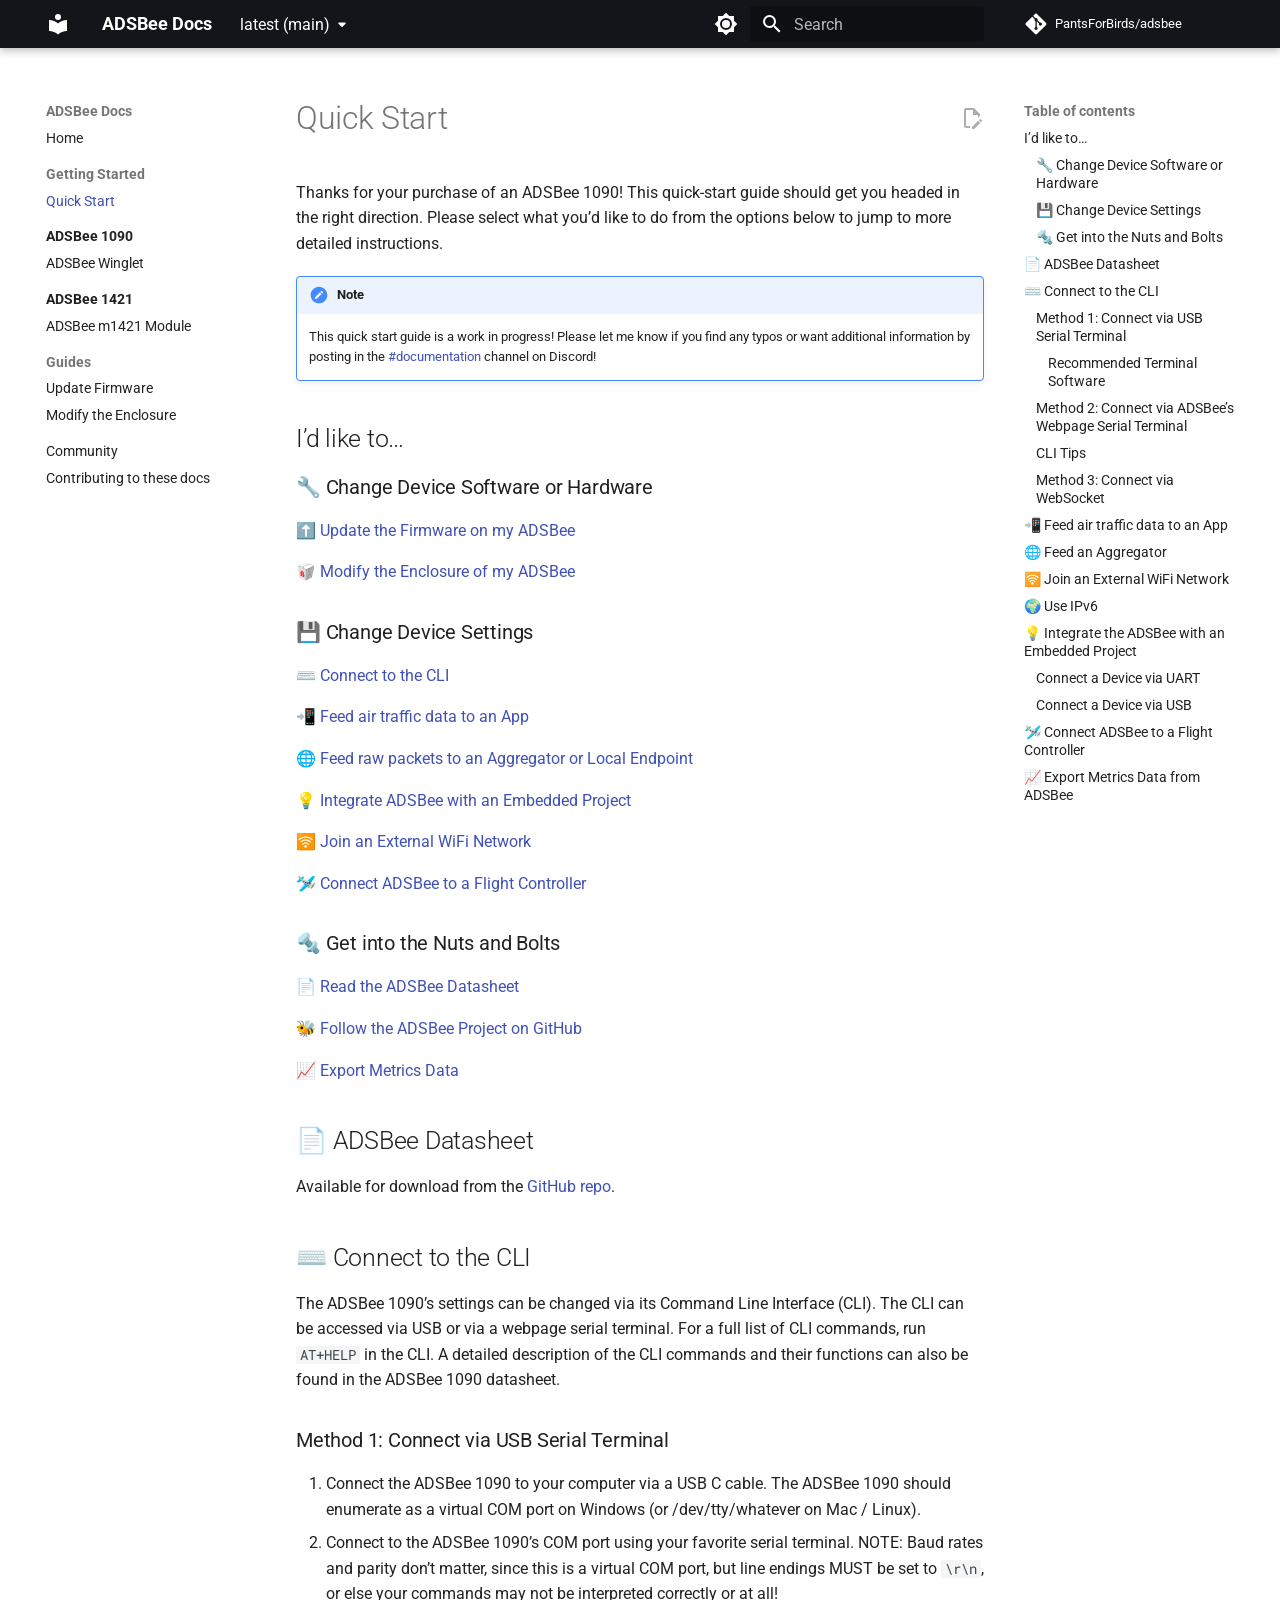
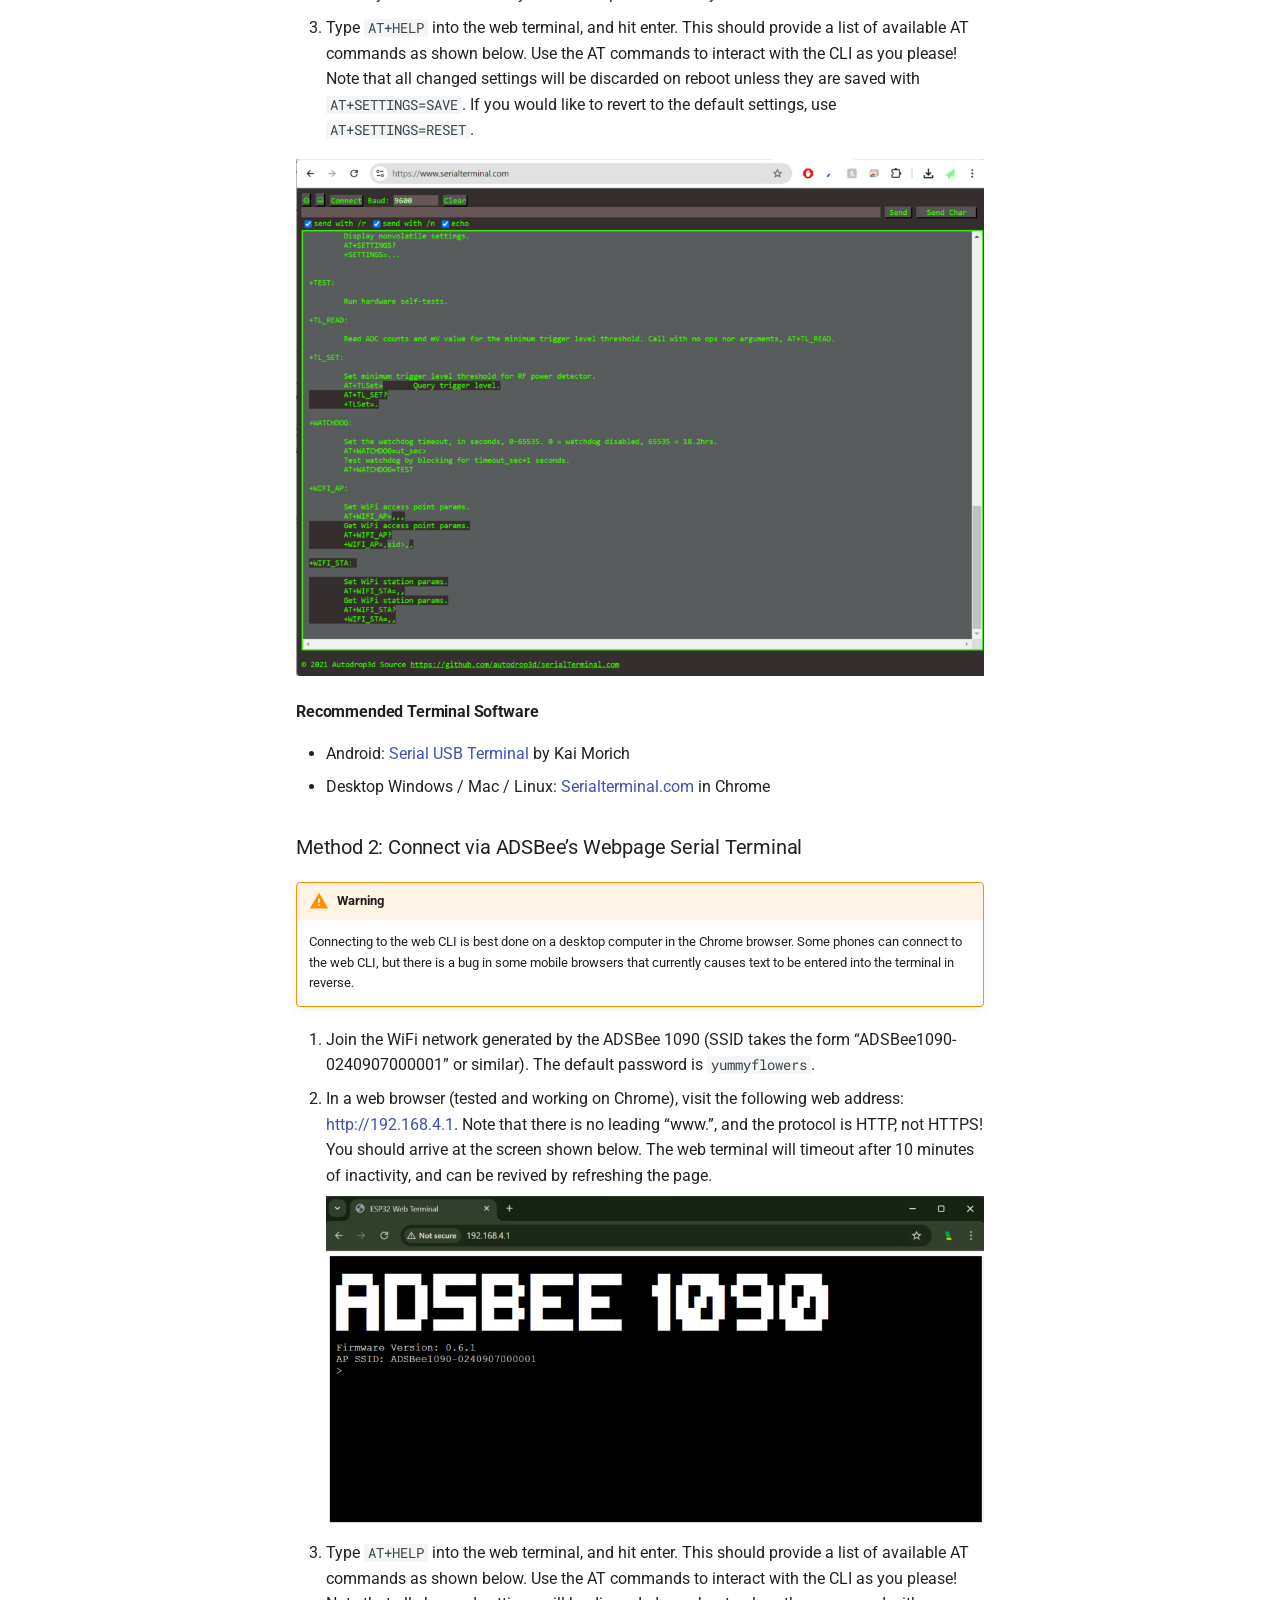
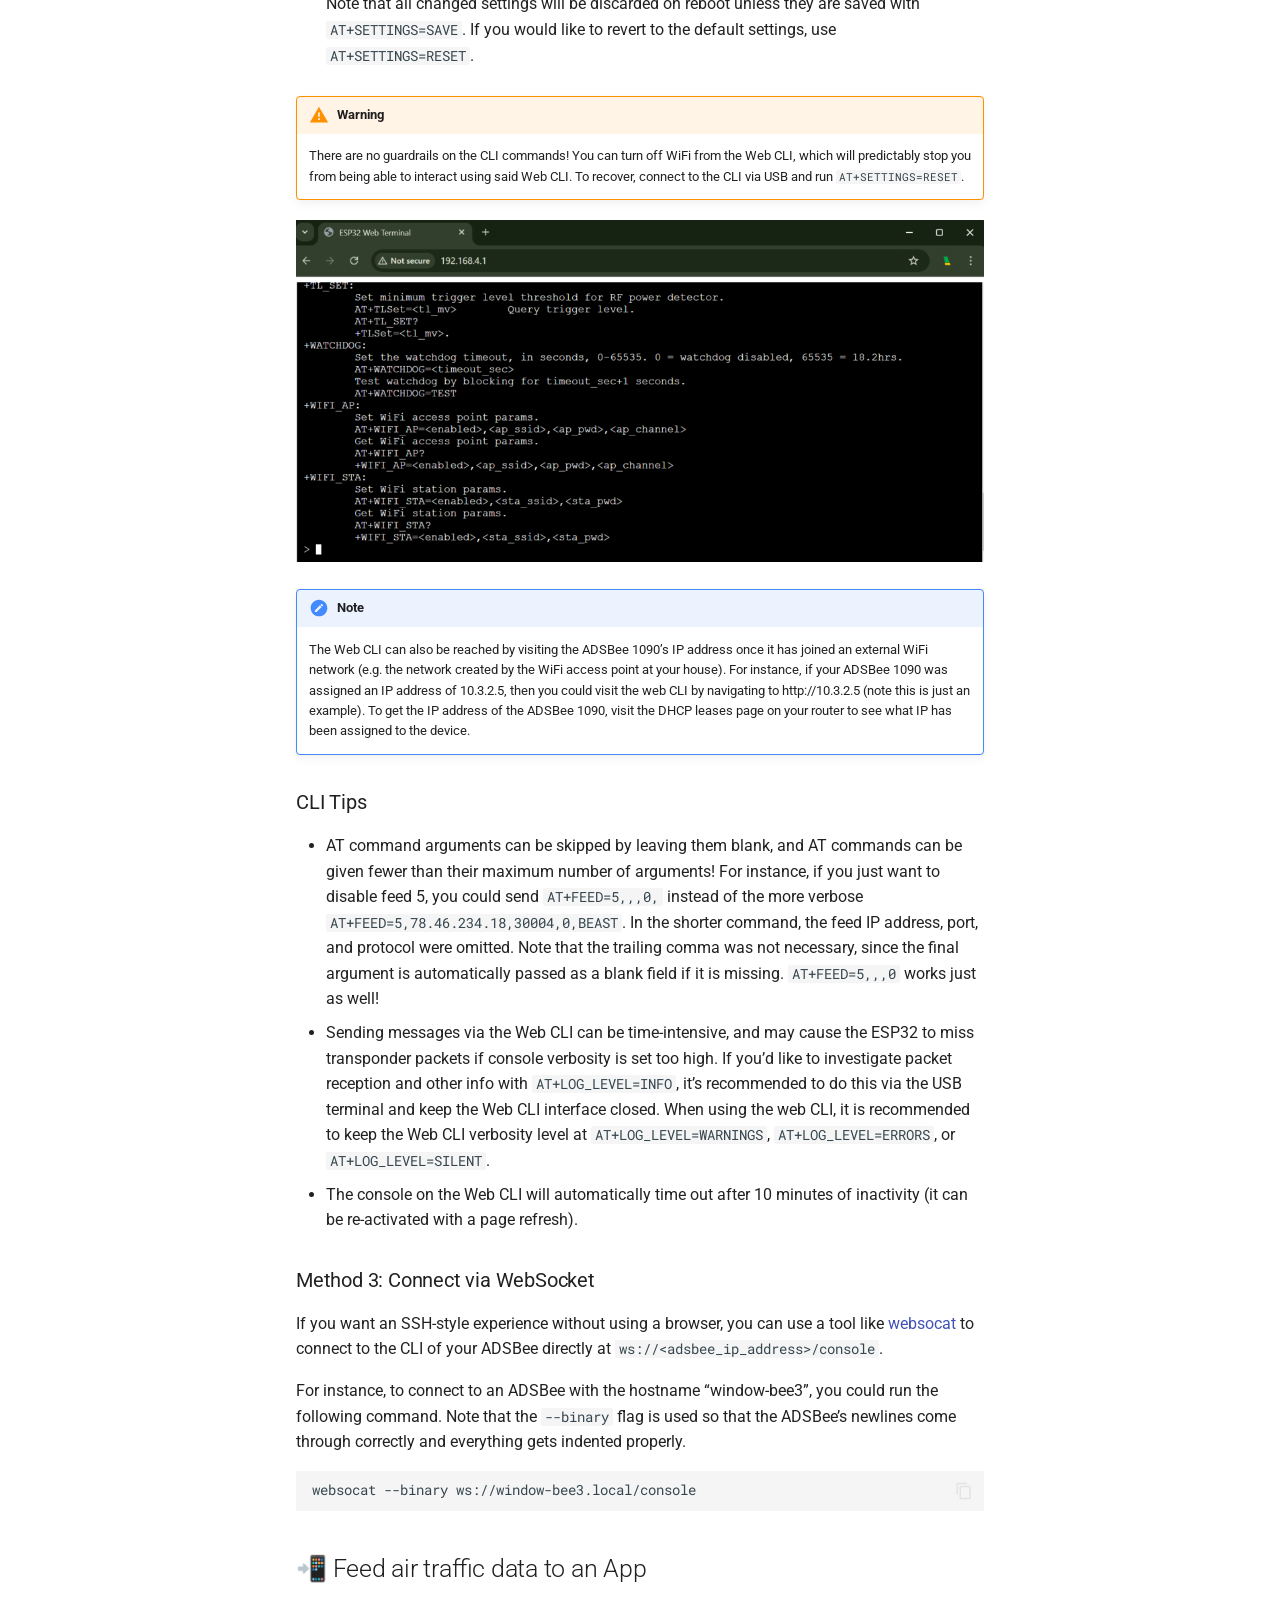
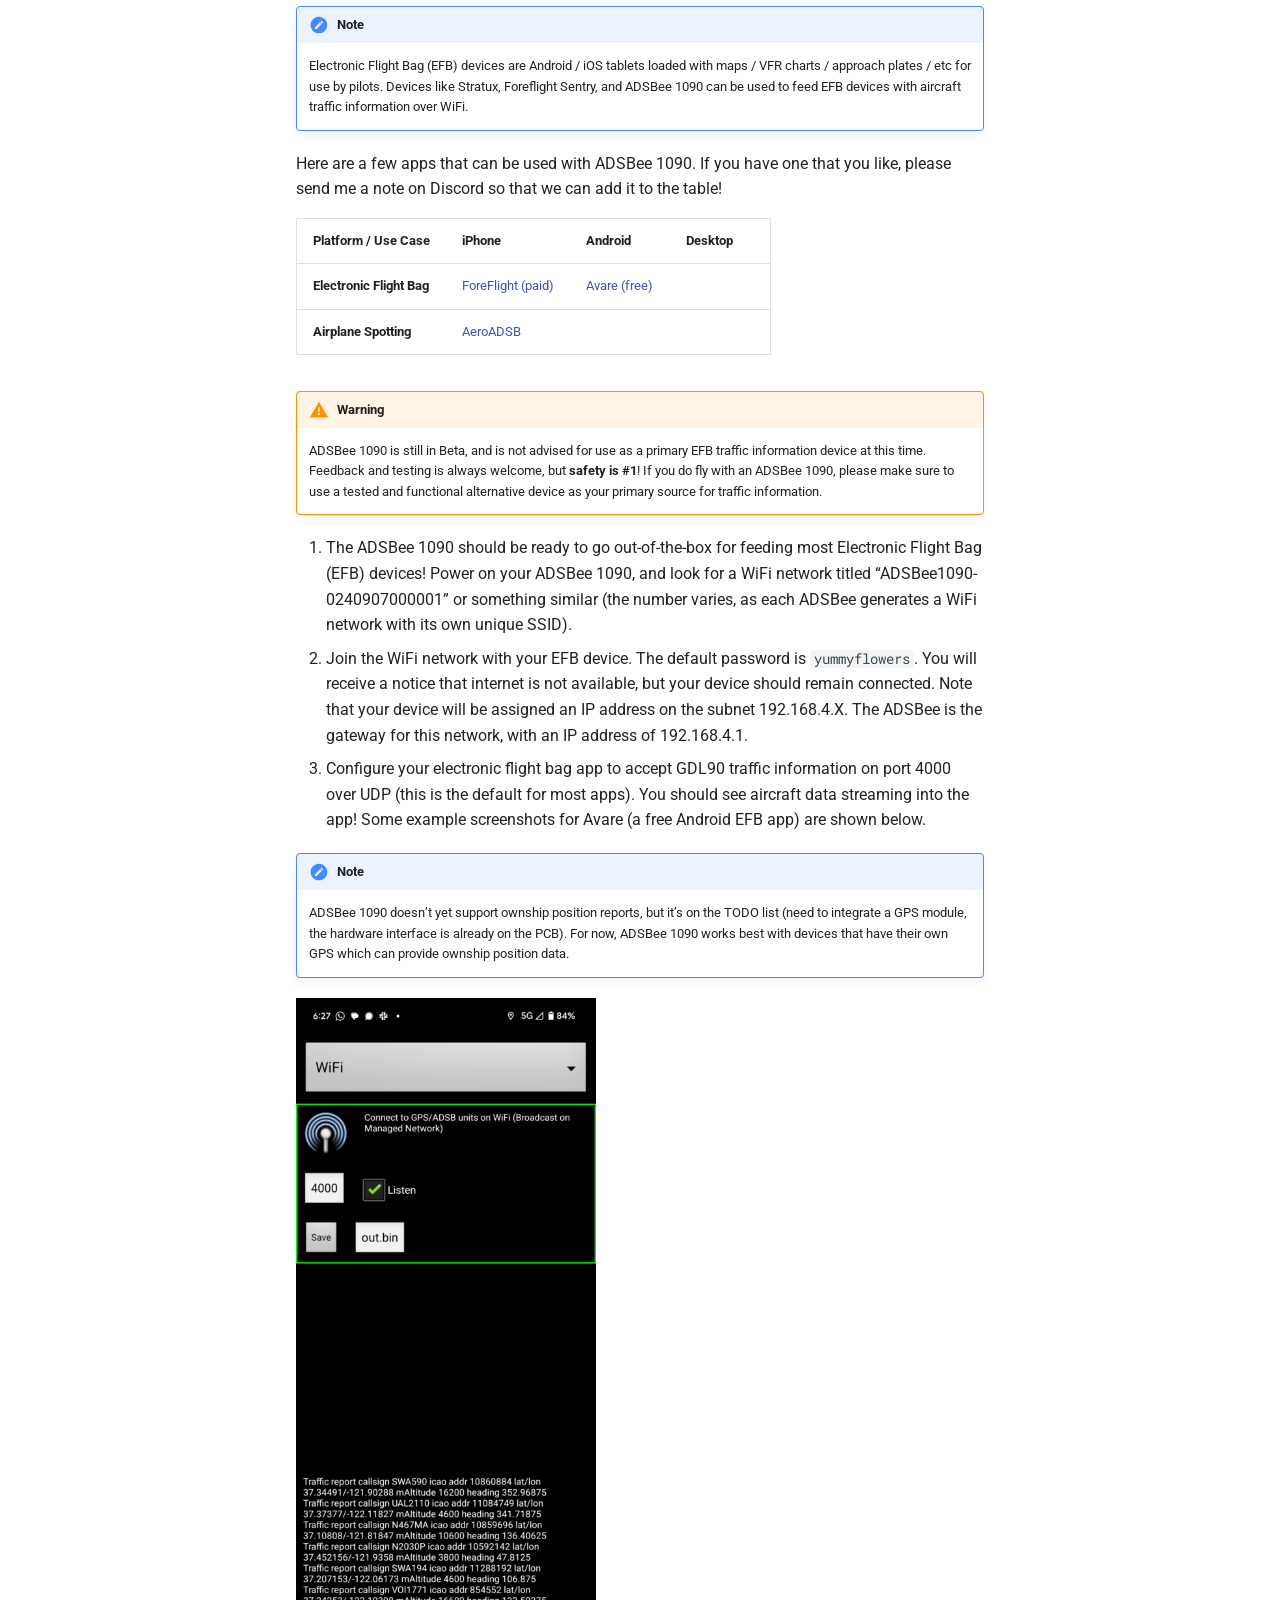
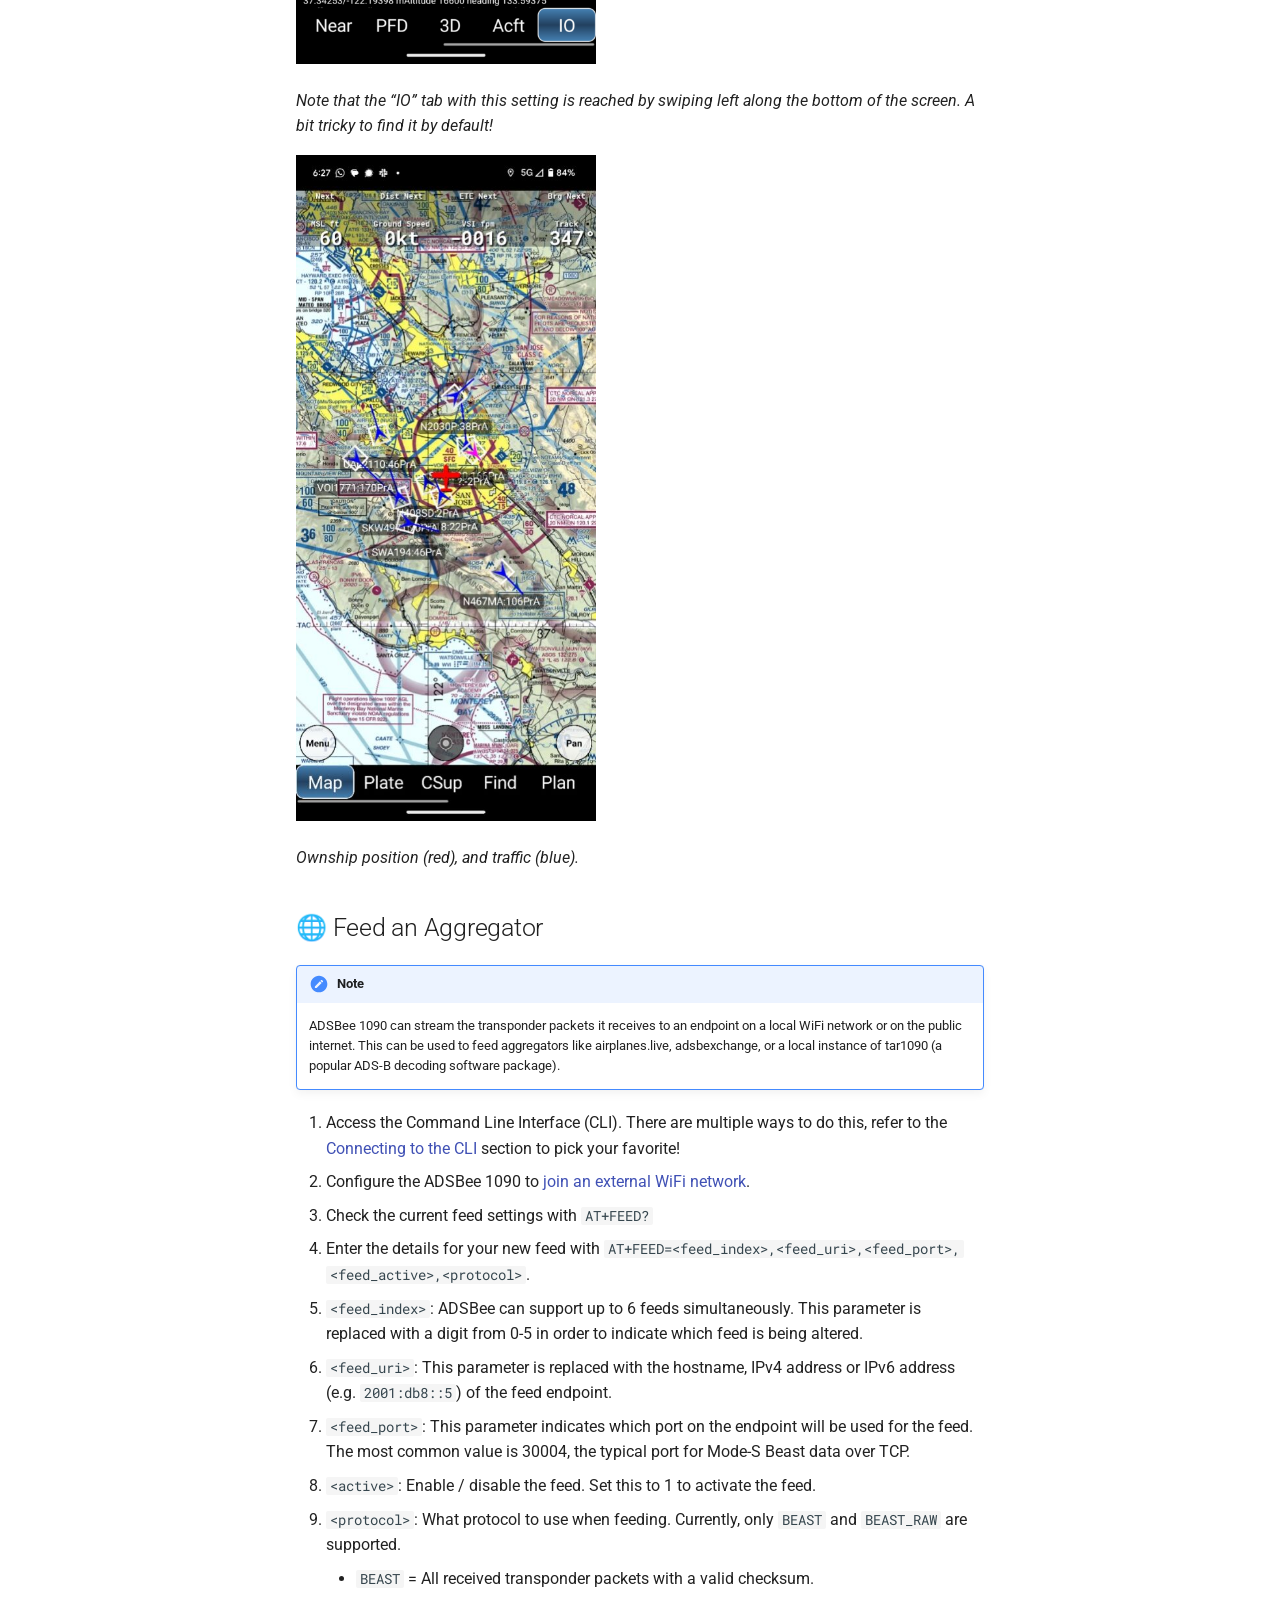
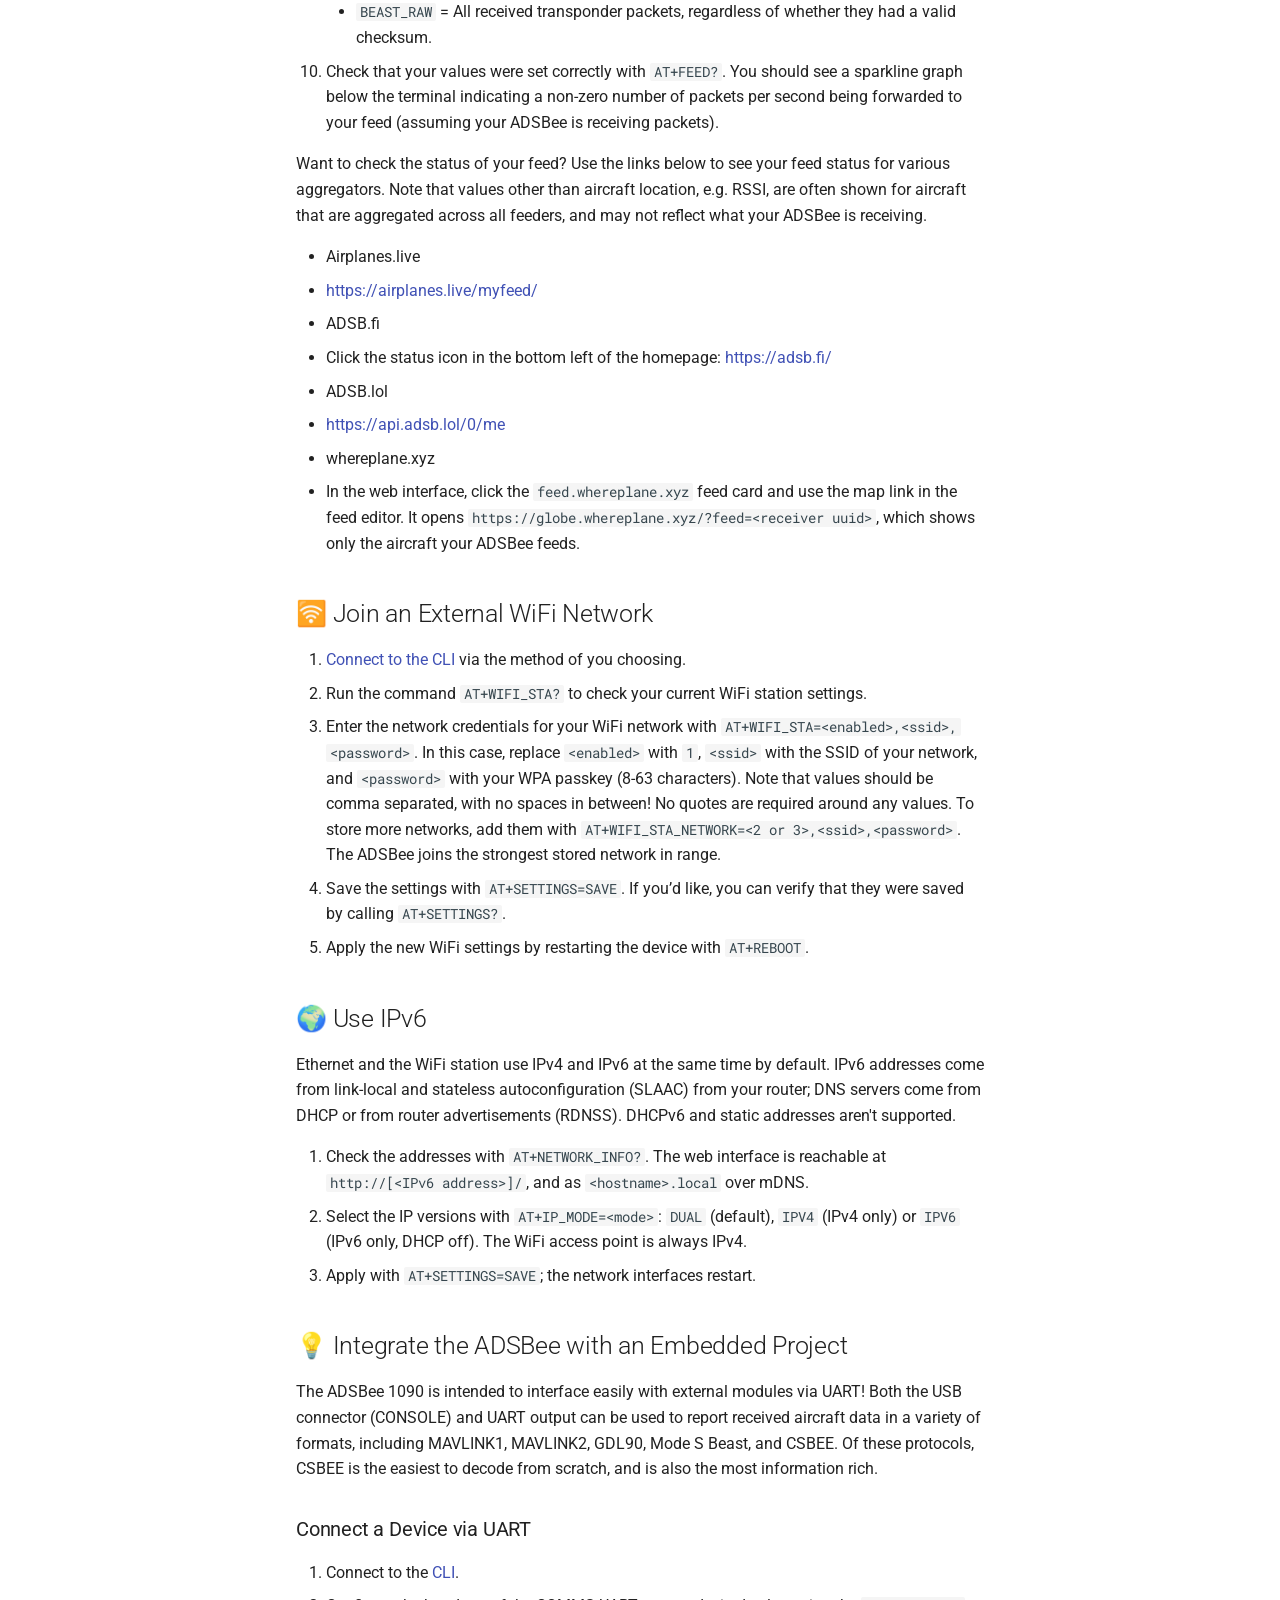
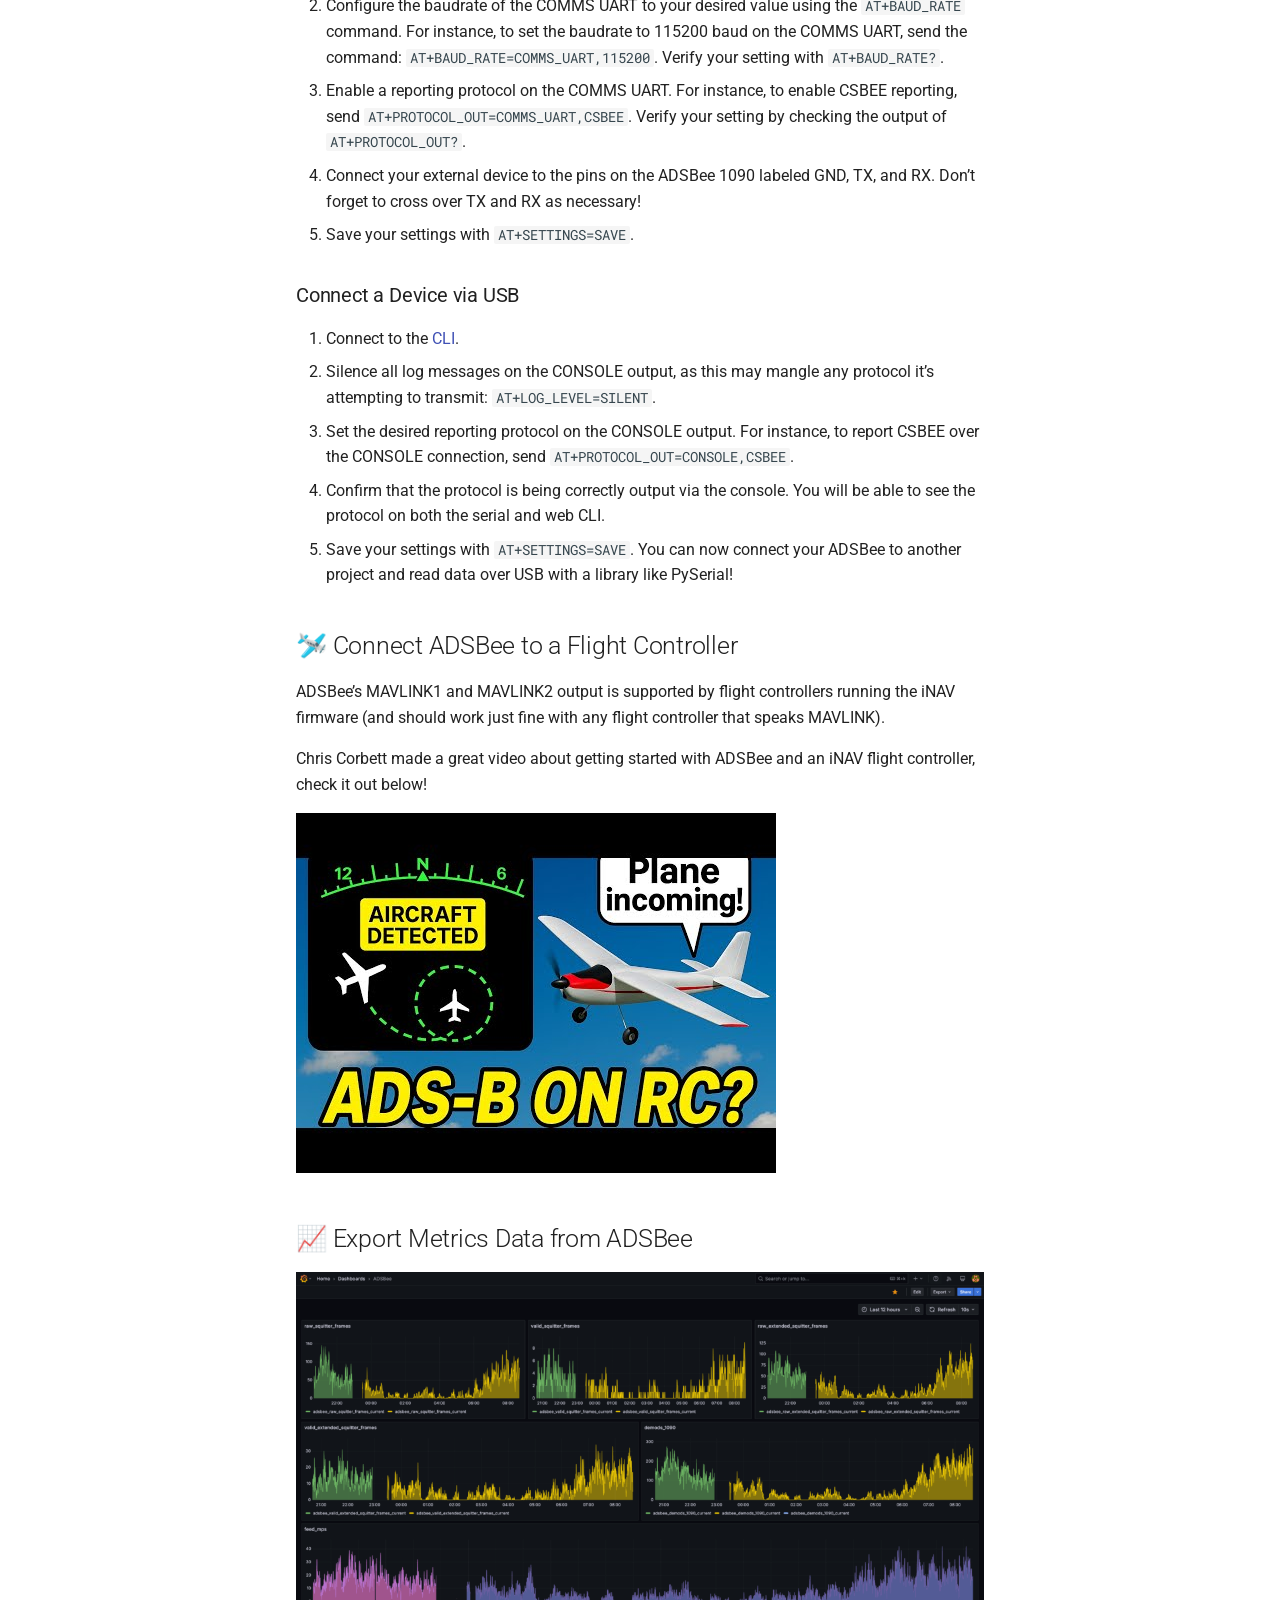
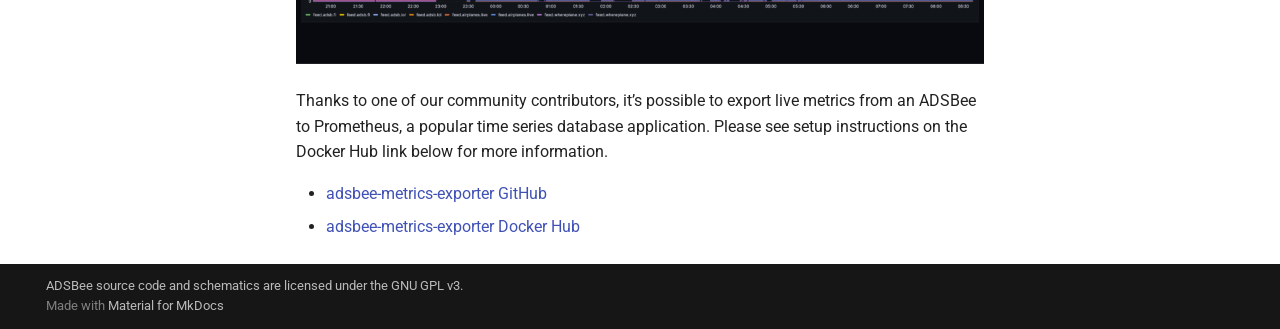
<file: latest/getting-started/quick-start/index.html>
<!doctype html>
<html lang="en" class="no-js">
  <head>
    
      <meta charset="utf-8">
      <meta name="viewport" content="width=device-width,initial-scale=1">
      
        <meta name="description" content="Documentation for ADSBee open source ADS-B receivers.">
      
      
      
        <link rel="canonical" href="https://adsbee.aero/wiki/latest/getting-started/quick-start/">
      
      
        <link rel="prev" href="../..">
      
      
        <link rel="next" href="../../adsbee-1090/">
      
      
        
      
      
      <link rel="icon" href="../../assets/images/favicon.png">
      <meta name="generator" content="mkdocs-1.6.1, mkdocs-material-9.7.7">
    
    
      
        <title>Quick Start - ADSBee Docs</title>
      
    
    
      <link rel="stylesheet" href="../../assets/stylesheets/main.ec1eaa64.min.css">
      
        
        <link rel="stylesheet" href="../../assets/stylesheets/palette.ab4e12ef.min.css">
      
      


    
    
      
    
    
      
        
        
        <link rel="preconnect" href="https://fonts.gstatic.com" crossorigin>
        <link rel="stylesheet" href="https://fonts.googleapis.com/css?family=Roboto:300,300i,400,400i,700,700i%7CRoboto+Mono:400,400i,700,700i&display=fallback">
        <style>:root{--md-text-font:"Roboto";--md-code-font:"Roboto Mono"}</style>
      
    
    
    <script>__md_scope=new URL("../..",location),__md_hash=e=>[...e].reduce(((e,_)=>(e<<5)-e+_.charCodeAt(0)),0),__md_get=(e,_=localStorage,t=__md_scope)=>JSON.parse(_.getItem(t.pathname+"."+e)),__md_set=(e,_,t=localStorage,a=__md_scope)=>{try{t.setItem(a.pathname+"."+e,JSON.stringify(_))}catch(e){}}</script>
    
      

    
    
  </head>
  
  
    
    
      
    
    
    
    
    <body dir="ltr" data-md-color-scheme="default" data-md-color-primary="black" data-md-color-accent="amber">
  
    
    <input class="md-toggle" data-md-toggle="drawer" type="checkbox" id="__drawer" autocomplete="off">
    <input class="md-toggle" data-md-toggle="search" type="checkbox" id="__search" autocomplete="off">
    <label class="md-overlay" for="__drawer"></label>
    <div data-md-component="skip">
      
        
        <a href="#quick-start" class="md-skip">
          Skip to content
        </a>
      
    </div>
    <div data-md-component="announce">
      
    </div>
    
      <div data-md-color-scheme="default" data-md-component="outdated" hidden>
        
      </div>
    
    
      

  

<header class="md-header md-header--shadow" data-md-component="header">
  <nav class="md-header__inner md-grid" aria-label="Header">
    <a href="../.." title="ADSBee Docs" class="md-header__button md-logo" aria-label="ADSBee Docs" data-md-component="logo">
      
  
  <svg xmlns="http://www.w3.org/2000/svg" viewBox="0 0 24 24"><path d="M12 8a3 3 0 0 0 3-3 3 3 0 0 0-3-3 3 3 0 0 0-3 3 3 3 0 0 0 3 3m0 3.54C9.64 9.35 6.5 8 3 8v11c3.5 0 6.64 1.35 9 3.54 2.36-2.19 5.5-3.54 9-3.54V8c-3.5 0-6.64 1.35-9 3.54"/></svg>

    </a>
    <label class="md-header__button md-icon" for="__drawer">
      
      <svg xmlns="http://www.w3.org/2000/svg" viewBox="0 0 24 24"><path d="M3 6h18v2H3zm0 5h18v2H3zm0 5h18v2H3z"/></svg>
    </label>
    <div class="md-header__title" data-md-component="header-title">
      <div class="md-header__ellipsis">
        <div class="md-header__topic">
          <span class="md-ellipsis">
            ADSBee Docs
          </span>
        </div>
        <div class="md-header__topic" data-md-component="header-topic">
          <span class="md-ellipsis">
            
              Quick Start
            
          </span>
        </div>
      </div>
    </div>
    
      
        <form class="md-header__option" data-md-component="palette">
  
    
    
    
    <input class="md-option" data-md-color-media="(prefers-color-scheme: light)" data-md-color-scheme="default" data-md-color-primary="black" data-md-color-accent="amber"  aria-label="Switch to dark mode"  type="radio" name="__palette" id="__palette_0">
    
      <label class="md-header__button md-icon" title="Switch to dark mode" for="__palette_1" hidden>
        <svg xmlns="http://www.w3.org/2000/svg" viewBox="0 0 24 24"><path d="M12 8a4 4 0 0 0-4 4 4 4 0 0 0 4 4 4 4 0 0 0 4-4 4 4 0 0 0-4-4m0 10a6 6 0 0 1-6-6 6 6 0 0 1 6-6 6 6 0 0 1 6 6 6 6 0 0 1-6 6m8-9.31V4h-4.69L12 .69 8.69 4H4v4.69L.69 12 4 15.31V20h4.69L12 23.31 15.31 20H20v-4.69L23.31 12z"/></svg>
      </label>
    
  
    
    
    
    <input class="md-option" data-md-color-media="(prefers-color-scheme: dark)" data-md-color-scheme="slate" data-md-color-primary="black" data-md-color-accent="amber"  aria-label="Switch to light mode"  type="radio" name="__palette" id="__palette_1">
    
      <label class="md-header__button md-icon" title="Switch to light mode" for="__palette_0" hidden>
        <svg xmlns="http://www.w3.org/2000/svg" viewBox="0 0 24 24"><path d="M12 18c-.89 0-1.74-.2-2.5-.55C11.56 16.5 13 14.42 13 12s-1.44-4.5-3.5-5.45C10.26 6.2 11.11 6 12 6a6 6 0 0 1 6 6 6 6 0 0 1-6 6m8-9.31V4h-4.69L12 .69 8.69 4H4v4.69L.69 12 4 15.31V20h4.69L12 23.31 15.31 20H20v-4.69L23.31 12z"/></svg>
      </label>
    
  
</form>
      
    
    
      <script>var palette=__md_get("__palette");if(palette&&palette.color){if("(prefers-color-scheme)"===palette.color.media){var media=matchMedia("(prefers-color-scheme: light)"),input=document.querySelector(media.matches?"[data-md-color-media='(prefers-color-scheme: light)']":"[data-md-color-media='(prefers-color-scheme: dark)']");palette.color.media=input.getAttribute("data-md-color-media"),palette.color.scheme=input.getAttribute("data-md-color-scheme"),palette.color.primary=input.getAttribute("data-md-color-primary"),palette.color.accent=input.getAttribute("data-md-color-accent")}for(var[key,value]of Object.entries(palette.color))document.body.setAttribute("data-md-color-"+key,value)}</script>
    
    
    
      
      
        <label class="md-header__button md-icon" for="__search">
          
          <svg xmlns="http://www.w3.org/2000/svg" viewBox="0 0 24 24"><path d="M9.5 3A6.5 6.5 0 0 1 16 9.5c0 1.61-.59 3.09-1.56 4.23l.27.27h.79l5 5-1.5 1.5-5-5v-.79l-.27-.27A6.52 6.52 0 0 1 9.5 16 6.5 6.5 0 0 1 3 9.5 6.5 6.5 0 0 1 9.5 3m0 2C7 5 5 7 5 9.5S7 14 9.5 14 14 12 14 9.5 12 5 9.5 5"/></svg>
        </label>
        <div class="md-search" data-md-component="search" role="dialog">
  <label class="md-search__overlay" for="__search"></label>
  <div class="md-search__inner" role="search">
    <form class="md-search__form" name="search">
      <input type="text" class="md-search__input" name="query" aria-label="Search" placeholder="Search" autocapitalize="off" autocorrect="off" autocomplete="off" spellcheck="false" data-md-component="search-query" required>
      <label class="md-search__icon md-icon" for="__search">
        
        <svg xmlns="http://www.w3.org/2000/svg" viewBox="0 0 24 24"><path d="M9.5 3A6.5 6.5 0 0 1 16 9.5c0 1.61-.59 3.09-1.56 4.23l.27.27h.79l5 5-1.5 1.5-5-5v-.79l-.27-.27A6.52 6.52 0 0 1 9.5 16 6.5 6.5 0 0 1 3 9.5 6.5 6.5 0 0 1 9.5 3m0 2C7 5 5 7 5 9.5S7 14 9.5 14 14 12 14 9.5 12 5 9.5 5"/></svg>
        
        <svg xmlns="http://www.w3.org/2000/svg" viewBox="0 0 24 24"><path d="M20 11v2H8l5.5 5.5-1.42 1.42L4.16 12l7.92-7.92L13.5 5.5 8 11z"/></svg>
      </label>
      <nav class="md-search__options" aria-label="Search">
        
        <button type="reset" class="md-search__icon md-icon" title="Clear" aria-label="Clear" tabindex="-1">
          
          <svg xmlns="http://www.w3.org/2000/svg" viewBox="0 0 24 24"><path d="M19 6.41 17.59 5 12 10.59 6.41 5 5 6.41 10.59 12 5 17.59 6.41 19 12 13.41 17.59 19 19 17.59 13.41 12z"/></svg>
        </button>
      </nav>
      
        <div class="md-search__suggest" data-md-component="search-suggest"></div>
      
    </form>
    <div class="md-search__output">
      <div class="md-search__scrollwrap" tabindex="0" data-md-scrollfix>
        <div class="md-search-result" data-md-component="search-result">
          <div class="md-search-result__meta">
            Initializing search
          </div>
          <ol class="md-search-result__list" role="presentation"></ol>
        </div>
      </div>
    </div>
  </div>
</div>
      
    
    
      <div class="md-header__source">
        <a href="https://github.com/PantsForBirds/adsbee" title="Go to repository" class="md-source" data-md-component="source">
  <div class="md-source__icon md-icon">
    
    <svg xmlns="http://www.w3.org/2000/svg" viewBox="0 0 448 512"><!--! Font Awesome Free 7.1.0 by @fontawesome - https://fontawesome.com License - https://fontawesome.com/license/free (Icons: CC BY 4.0, Fonts: SIL OFL 1.1, Code: MIT License) Copyright 2025 Fonticons, Inc.--><path d="M439.6 236.1 244 40.5c-5.4-5.5-12.8-8.5-20.4-8.5s-15 3-20.4 8.4L162.5 81l51.5 51.5c27.1-9.1 52.7 16.8 43.4 43.7l49.7 49.7c34.2-11.8 61.2 31 35.5 56.7-26.5 26.5-70.2-2.9-56-37.3L240.3 199v121.9c25.3 12.5 22.3 41.8 9.1 55-6.4 6.4-15.2 10.1-24.3 10.1s-17.8-3.6-24.3-10.1c-17.6-17.6-11.1-46.9 11.2-56v-123c-20.8-8.5-24.6-30.7-18.6-45L142.6 101 8.5 235.1C3 240.6 0 247.9 0 255.5s3 15 8.5 20.4l195.6 195.7c5.4 5.4 12.7 8.4 20.4 8.4s15-3 20.4-8.4l194.7-194.7c5.4-5.4 8.4-12.8 8.4-20.4s-3-15-8.4-20.4"/></svg>
  </div>
  <div class="md-source__repository">
    PantsForBirds/adsbee
  </div>
</a>
      </div>
    
  </nav>
  
</header>
    
    <div class="md-container" data-md-component="container">
      
      
        
          
        
      
      <main class="md-main" data-md-component="main">
        <div class="md-main__inner md-grid">
          
            
              
              <div class="md-sidebar md-sidebar--primary" data-md-component="sidebar" data-md-type="navigation" >
                <div class="md-sidebar__scrollwrap">
                  <div class="md-sidebar__inner">
                    



<nav class="md-nav md-nav--primary" aria-label="Navigation" data-md-level="0">
  <label class="md-nav__title" for="__drawer">
    <a href="../.." title="ADSBee Docs" class="md-nav__button md-logo" aria-label="ADSBee Docs" data-md-component="logo">
      
  
  <svg xmlns="http://www.w3.org/2000/svg" viewBox="0 0 24 24"><path d="M12 8a3 3 0 0 0 3-3 3 3 0 0 0-3-3 3 3 0 0 0-3 3 3 3 0 0 0 3 3m0 3.54C9.64 9.35 6.5 8 3 8v11c3.5 0 6.64 1.35 9 3.54 2.36-2.19 5.5-3.54 9-3.54V8c-3.5 0-6.64 1.35-9 3.54"/></svg>

    </a>
    ADSBee Docs
  </label>
  
    <div class="md-nav__source">
      <a href="https://github.com/PantsForBirds/adsbee" title="Go to repository" class="md-source" data-md-component="source">
  <div class="md-source__icon md-icon">
    
    <svg xmlns="http://www.w3.org/2000/svg" viewBox="0 0 448 512"><!--! Font Awesome Free 7.1.0 by @fontawesome - https://fontawesome.com License - https://fontawesome.com/license/free (Icons: CC BY 4.0, Fonts: SIL OFL 1.1, Code: MIT License) Copyright 2025 Fonticons, Inc.--><path d="M439.6 236.1 244 40.5c-5.4-5.5-12.8-8.5-20.4-8.5s-15 3-20.4 8.4L162.5 81l51.5 51.5c27.1-9.1 52.7 16.8 43.4 43.7l49.7 49.7c34.2-11.8 61.2 31 35.5 56.7-26.5 26.5-70.2-2.9-56-37.3L240.3 199v121.9c25.3 12.5 22.3 41.8 9.1 55-6.4 6.4-15.2 10.1-24.3 10.1s-17.8-3.6-24.3-10.1c-17.6-17.6-11.1-46.9 11.2-56v-123c-20.8-8.5-24.6-30.7-18.6-45L142.6 101 8.5 235.1C3 240.6 0 247.9 0 255.5s3 15 8.5 20.4l195.6 195.7c5.4 5.4 12.7 8.4 20.4 8.4s15-3 20.4-8.4l194.7-194.7c5.4-5.4 8.4-12.8 8.4-20.4s-3-15-8.4-20.4"/></svg>
  </div>
  <div class="md-source__repository">
    PantsForBirds/adsbee
  </div>
</a>
    </div>
  
  <ul class="md-nav__list" data-md-scrollfix>
    
      
      
  
  
  
  
    <li class="md-nav__item">
      <a href="../.." class="md-nav__link">
        
  
  
  <span class="md-ellipsis">
    
  
    Home
  

    
  </span>
  
  

      </a>
    </li>
  

    
      
      
  
  
    
  
  
  
    
    
      
        
      
    
    
    
      
        
        
      
    
    
    <li class="md-nav__item md-nav__item--active md-nav__item--section md-nav__item--nested">
      
        
        
        <input class="md-nav__toggle md-toggle " type="checkbox" id="__nav_2" checked>
        
          
          <label class="md-nav__link" for="__nav_2" id="__nav_2_label" tabindex="">
            
  
  
  <span class="md-ellipsis">
    
  
    Getting Started
  

    
  </span>
  
  

            <span class="md-nav__icon md-icon"></span>
          </label>
        
        <nav class="md-nav" data-md-level="1" aria-labelledby="__nav_2_label" aria-expanded="true">
          <label class="md-nav__title" for="__nav_2">
            <span class="md-nav__icon md-icon"></span>
            
  
    Getting Started
  

          </label>
          <ul class="md-nav__list" data-md-scrollfix>
            
              
                
  
  
    
  
  
  
    <li class="md-nav__item md-nav__item--active">
      
      <input class="md-nav__toggle md-toggle" type="checkbox" id="__toc">
      
      
        
      
      
        <label class="md-nav__link md-nav__link--active" for="__toc">
          
  
  
  <span class="md-ellipsis">
    
  
    Quick Start
  

    
  </span>
  
  

          <span class="md-nav__icon md-icon"></span>
        </label>
      
      <a href="./" class="md-nav__link md-nav__link--active">
        
  
  
  <span class="md-ellipsis">
    
  
    Quick Start
  

    
  </span>
  
  

      </a>
      
        

<nav class="md-nav md-nav--secondary" aria-label="Table of contents">
  
  
  
    
  
  
    <label class="md-nav__title" for="__toc">
      <span class="md-nav__icon md-icon"></span>
      Table of contents
    </label>
    <ul class="md-nav__list" data-md-component="toc" data-md-scrollfix>
      
        <li class="md-nav__item">
  <a href="#id-like-to" class="md-nav__link">
    <span class="md-ellipsis">
      
        I’d like to…
      
    </span>
  </a>
  
    <nav class="md-nav" aria-label="I’d like to…">
      <ul class="md-nav__list">
        
          <li class="md-nav__item">
  <a href="#change-device-software-or-hardware" class="md-nav__link">
    <span class="md-ellipsis">
      
        🔧 Change Device Software or Hardware
      
    </span>
  </a>
  
</li>
        
          <li class="md-nav__item">
  <a href="#change-device-settings" class="md-nav__link">
    <span class="md-ellipsis">
      
        💾 Change Device Settings
      
    </span>
  </a>
  
</li>
        
          <li class="md-nav__item">
  <a href="#get-into-the-nuts-and-bolts" class="md-nav__link">
    <span class="md-ellipsis">
      
        🔩 Get into the Nuts and Bolts
      
    </span>
  </a>
  
</li>
        
      </ul>
    </nav>
  
</li>
      
        <li class="md-nav__item">
  <a href="#adsbee-datasheet" class="md-nav__link">
    <span class="md-ellipsis">
      
        📄 ADSBee Datasheet
      
    </span>
  </a>
  
</li>
      
        <li class="md-nav__item">
  <a href="#connect-to-cli" class="md-nav__link">
    <span class="md-ellipsis">
      
        ⌨️ Connect to the CLI
      
    </span>
  </a>
  
    <nav class="md-nav" aria-label="⌨️ Connect to the CLI">
      <ul class="md-nav__list">
        
          <li class="md-nav__item">
  <a href="#method-1-connect-via-usb-serial-terminal" class="md-nav__link">
    <span class="md-ellipsis">
      
        Method 1: Connect via USB Serial Terminal
      
    </span>
  </a>
  
    <nav class="md-nav" aria-label="Method 1: Connect via USB Serial Terminal">
      <ul class="md-nav__list">
        
          <li class="md-nav__item">
  <a href="#recommended-terminal-software" class="md-nav__link">
    <span class="md-ellipsis">
      
        Recommended Terminal Software
      
    </span>
  </a>
  
</li>
        
      </ul>
    </nav>
  
</li>
        
          <li class="md-nav__item">
  <a href="#method-2-connect-via-adsbees-webpage-serial-terminal" class="md-nav__link">
    <span class="md-ellipsis">
      
        Method 2: Connect via ADSBee’s Webpage Serial Terminal
      
    </span>
  </a>
  
</li>
        
          <li class="md-nav__item">
  <a href="#cli-tips" class="md-nav__link">
    <span class="md-ellipsis">
      
        CLI Tips
      
    </span>
  </a>
  
</li>
        
          <li class="md-nav__item">
  <a href="#cli-connect-via-websocket" class="md-nav__link">
    <span class="md-ellipsis">
      
        Method 3: Connect via WebSocket
      
    </span>
  </a>
  
</li>
        
      </ul>
    </nav>
  
</li>
      
        <li class="md-nav__item">
  <a href="#feed-app" class="md-nav__link">
    <span class="md-ellipsis">
      
        📲 Feed air traffic data to an App
      
    </span>
  </a>
  
</li>
      
        <li class="md-nav__item">
  <a href="#feed-aggregator" class="md-nav__link">
    <span class="md-ellipsis">
      
        🌐 Feed an Aggregator
      
    </span>
  </a>
  
</li>
      
        <li class="md-nav__item">
  <a href="#join-external-wifi" class="md-nav__link">
    <span class="md-ellipsis">
      
        🛜 Join an External WiFi Network
      
    </span>
  </a>
  
</li>
      
        <li class="md-nav__item">
  <a href="#ipv6" class="md-nav__link">
    <span class="md-ellipsis">
      
        🌍 Use IPv6
      
    </span>
  </a>
  
</li>
      
        <li class="md-nav__item">
  <a href="#embedded-project" class="md-nav__link">
    <span class="md-ellipsis">
      
        💡 Integrate the ADSBee with an Embedded Project
      
    </span>
  </a>
  
    <nav class="md-nav" aria-label="💡 Integrate the ADSBee with an Embedded Project">
      <ul class="md-nav__list">
        
          <li class="md-nav__item">
  <a href="#connect-a-device-via-uart" class="md-nav__link">
    <span class="md-ellipsis">
      
        Connect a Device via UART
      
    </span>
  </a>
  
</li>
        
          <li class="md-nav__item">
  <a href="#connect-a-device-via-usb" class="md-nav__link">
    <span class="md-ellipsis">
      
        Connect a Device via USB
      
    </span>
  </a>
  
</li>
        
      </ul>
    </nav>
  
</li>
      
        <li class="md-nav__item">
  <a href="#connect-adsbee-flight-controller" class="md-nav__link">
    <span class="md-ellipsis">
      
        🛩️ Connect ADSBee to a Flight Controller
      
    </span>
  </a>
  
</li>
      
        <li class="md-nav__item">
  <a href="#export-metrics" class="md-nav__link">
    <span class="md-ellipsis">
      
        📈 Export Metrics Data from ADSBee
      
    </span>
  </a>
  
</li>
      
    </ul>
  
</nav>
      
    </li>
  

              
            
          </ul>
        </nav>
      
    </li>
  

    
      
      
  
  
  
  
    
    
      
        
          
        
      
        
      
    
    
    
      
        
        
      
    
    
    <li class="md-nav__item md-nav__item--section md-nav__item--nested">
      
        
        
        <input class="md-nav__toggle md-toggle " type="checkbox" id="__nav_3" >
        
          
          <div class="md-nav__link md-nav__container">
            <a href="../../adsbee-1090/" class="md-nav__link ">
              
  
  
  <span class="md-ellipsis">
    
  
    ADSBee 1090
  

    
  </span>
  
  

            </a>
            
              
              <label class="md-nav__link " for="__nav_3" id="__nav_3_label" tabindex="">
                <span class="md-nav__icon md-icon"></span>
              </label>
            
          </div>
        
        <nav class="md-nav" data-md-level="1" aria-labelledby="__nav_3_label" aria-expanded="false">
          <label class="md-nav__title" for="__nav_3">
            <span class="md-nav__icon md-icon"></span>
            
  
    ADSBee 1090
  

          </label>
          <ul class="md-nav__list" data-md-scrollfix>
            
              
            
              
                
  
  
  
  
    <li class="md-nav__item">
      <a href="../../adsbee-1090/winglet/" class="md-nav__link">
        
  
  
  <span class="md-ellipsis">
    
  
    ADSBee Winglet
  

    
  </span>
  
  

      </a>
    </li>
  

              
            
          </ul>
        </nav>
      
    </li>
  

    
      
      
  
  
  
  
    
    
      
        
          
        
      
        
      
    
    
    
      
        
        
      
    
    
    <li class="md-nav__item md-nav__item--section md-nav__item--nested">
      
        
        
        <input class="md-nav__toggle md-toggle " type="checkbox" id="__nav_4" >
        
          
          <div class="md-nav__link md-nav__container">
            <a href="../../adsbee-1421/" class="md-nav__link ">
              
  
  
  <span class="md-ellipsis">
    
  
    ADSBee 1421
  

    
  </span>
  
  

            </a>
            
              
              <label class="md-nav__link " for="__nav_4" id="__nav_4_label" tabindex="">
                <span class="md-nav__icon md-icon"></span>
              </label>
            
          </div>
        
        <nav class="md-nav" data-md-level="1" aria-labelledby="__nav_4_label" aria-expanded="false">
          <label class="md-nav__title" for="__nav_4">
            <span class="md-nav__icon md-icon"></span>
            
  
    ADSBee 1421
  

          </label>
          <ul class="md-nav__list" data-md-scrollfix>
            
              
            
              
                
  
  
  
  
    <li class="md-nav__item">
      <a href="../../adsbee-1421/m1421/" class="md-nav__link">
        
  
  
  <span class="md-ellipsis">
    
  
    ADSBee m1421 Module
  

    
  </span>
  
  

      </a>
    </li>
  

              
            
          </ul>
        </nav>
      
    </li>
  

    
      
      
  
  
  
  
    
    
      
        
      
        
      
    
    
    
      
        
        
      
    
    
    <li class="md-nav__item md-nav__item--section md-nav__item--nested">
      
        
        
        <input class="md-nav__toggle md-toggle " type="checkbox" id="__nav_5" >
        
          
          <label class="md-nav__link" for="__nav_5" id="__nav_5_label" tabindex="">
            
  
  
  <span class="md-ellipsis">
    
  
    Guides
  

    
  </span>
  
  

            <span class="md-nav__icon md-icon"></span>
          </label>
        
        <nav class="md-nav" data-md-level="1" aria-labelledby="__nav_5_label" aria-expanded="false">
          <label class="md-nav__title" for="__nav_5">
            <span class="md-nav__icon md-icon"></span>
            
  
    Guides
  

          </label>
          <ul class="md-nav__list" data-md-scrollfix>
            
              
                
  
  
  
  
    <li class="md-nav__item">
      <a href="../../guides/update-firmware/" class="md-nav__link">
        
  
  
  <span class="md-ellipsis">
    
  
    Update Firmware
  

    
  </span>
  
  

      </a>
    </li>
  

              
            
              
                
  
  
  
  
    <li class="md-nav__item">
      <a href="../../guides/modify-enclosure/" class="md-nav__link">
        
  
  
  <span class="md-ellipsis">
    
  
    Modify the Enclosure
  

    
  </span>
  
  

      </a>
    </li>
  

              
            
          </ul>
        </nav>
      
    </li>
  

    
      
      
  
  
  
  
    <li class="md-nav__item">
      <a href="../../community/" class="md-nav__link">
        
  
  
  <span class="md-ellipsis">
    
  
    Community
  

    
  </span>
  
  

      </a>
    </li>
  

    
      
      
  
  
  
  
    <li class="md-nav__item">
      <a href="../../contributing/" class="md-nav__link">
        
  
  
  <span class="md-ellipsis">
    
  
    Contributing to these docs
  

    
  </span>
  
  

      </a>
    </li>
  

    
  </ul>
</nav>
                  </div>
                </div>
              </div>
            
            
              
              <div class="md-sidebar md-sidebar--secondary" data-md-component="sidebar" data-md-type="toc" >
                <div class="md-sidebar__scrollwrap">
                  <div class="md-sidebar__inner">
                    

<nav class="md-nav md-nav--secondary" aria-label="Table of contents">
  
  
  
    
  
  
    <label class="md-nav__title" for="__toc">
      <span class="md-nav__icon md-icon"></span>
      Table of contents
    </label>
    <ul class="md-nav__list" data-md-component="toc" data-md-scrollfix>
      
        <li class="md-nav__item">
  <a href="#id-like-to" class="md-nav__link">
    <span class="md-ellipsis">
      
        I’d like to…
      
    </span>
  </a>
  
    <nav class="md-nav" aria-label="I’d like to…">
      <ul class="md-nav__list">
        
          <li class="md-nav__item">
  <a href="#change-device-software-or-hardware" class="md-nav__link">
    <span class="md-ellipsis">
      
        🔧 Change Device Software or Hardware
      
    </span>
  </a>
  
</li>
        
          <li class="md-nav__item">
  <a href="#change-device-settings" class="md-nav__link">
    <span class="md-ellipsis">
      
        💾 Change Device Settings
      
    </span>
  </a>
  
</li>
        
          <li class="md-nav__item">
  <a href="#get-into-the-nuts-and-bolts" class="md-nav__link">
    <span class="md-ellipsis">
      
        🔩 Get into the Nuts and Bolts
      
    </span>
  </a>
  
</li>
        
      </ul>
    </nav>
  
</li>
      
        <li class="md-nav__item">
  <a href="#adsbee-datasheet" class="md-nav__link">
    <span class="md-ellipsis">
      
        📄 ADSBee Datasheet
      
    </span>
  </a>
  
</li>
      
        <li class="md-nav__item">
  <a href="#connect-to-cli" class="md-nav__link">
    <span class="md-ellipsis">
      
        ⌨️ Connect to the CLI
      
    </span>
  </a>
  
    <nav class="md-nav" aria-label="⌨️ Connect to the CLI">
      <ul class="md-nav__list">
        
          <li class="md-nav__item">
  <a href="#method-1-connect-via-usb-serial-terminal" class="md-nav__link">
    <span class="md-ellipsis">
      
        Method 1: Connect via USB Serial Terminal
      
    </span>
  </a>
  
    <nav class="md-nav" aria-label="Method 1: Connect via USB Serial Terminal">
      <ul class="md-nav__list">
        
          <li class="md-nav__item">
  <a href="#recommended-terminal-software" class="md-nav__link">
    <span class="md-ellipsis">
      
        Recommended Terminal Software
      
    </span>
  </a>
  
</li>
        
      </ul>
    </nav>
  
</li>
        
          <li class="md-nav__item">
  <a href="#method-2-connect-via-adsbees-webpage-serial-terminal" class="md-nav__link">
    <span class="md-ellipsis">
      
        Method 2: Connect via ADSBee’s Webpage Serial Terminal
      
    </span>
  </a>
  
</li>
        
          <li class="md-nav__item">
  <a href="#cli-tips" class="md-nav__link">
    <span class="md-ellipsis">
      
        CLI Tips
      
    </span>
  </a>
  
</li>
        
          <li class="md-nav__item">
  <a href="#cli-connect-via-websocket" class="md-nav__link">
    <span class="md-ellipsis">
      
        Method 3: Connect via WebSocket
      
    </span>
  </a>
  
</li>
        
      </ul>
    </nav>
  
</li>
      
        <li class="md-nav__item">
  <a href="#feed-app" class="md-nav__link">
    <span class="md-ellipsis">
      
        📲 Feed air traffic data to an App
      
    </span>
  </a>
  
</li>
      
        <li class="md-nav__item">
  <a href="#feed-aggregator" class="md-nav__link">
    <span class="md-ellipsis">
      
        🌐 Feed an Aggregator
      
    </span>
  </a>
  
</li>
      
        <li class="md-nav__item">
  <a href="#join-external-wifi" class="md-nav__link">
    <span class="md-ellipsis">
      
        🛜 Join an External WiFi Network
      
    </span>
  </a>
  
</li>
      
        <li class="md-nav__item">
  <a href="#ipv6" class="md-nav__link">
    <span class="md-ellipsis">
      
        🌍 Use IPv6
      
    </span>
  </a>
  
</li>
      
        <li class="md-nav__item">
  <a href="#embedded-project" class="md-nav__link">
    <span class="md-ellipsis">
      
        💡 Integrate the ADSBee with an Embedded Project
      
    </span>
  </a>
  
    <nav class="md-nav" aria-label="💡 Integrate the ADSBee with an Embedded Project">
      <ul class="md-nav__list">
        
          <li class="md-nav__item">
  <a href="#connect-a-device-via-uart" class="md-nav__link">
    <span class="md-ellipsis">
      
        Connect a Device via UART
      
    </span>
  </a>
  
</li>
        
          <li class="md-nav__item">
  <a href="#connect-a-device-via-usb" class="md-nav__link">
    <span class="md-ellipsis">
      
        Connect a Device via USB
      
    </span>
  </a>
  
</li>
        
      </ul>
    </nav>
  
</li>
      
        <li class="md-nav__item">
  <a href="#connect-adsbee-flight-controller" class="md-nav__link">
    <span class="md-ellipsis">
      
        🛩️ Connect ADSBee to a Flight Controller
      
    </span>
  </a>
  
</li>
      
        <li class="md-nav__item">
  <a href="#export-metrics" class="md-nav__link">
    <span class="md-ellipsis">
      
        📈 Export Metrics Data from ADSBee
      
    </span>
  </a>
  
</li>
      
    </ul>
  
</nav>
                  </div>
                </div>
              </div>
            
          
          
            <div class="md-content" data-md-component="content">
              
              <article class="md-content__inner md-typeset">
                
                  


  
    <a href="https://github.com/PantsForBirds/adsbee/edit/main/docs/getting-started/quick-start.md" title="Edit this page" class="md-content__button md-icon" rel="edit">
      
      <svg xmlns="http://www.w3.org/2000/svg" viewBox="0 0 24 24"><path d="M10 20H6V4h7v5h5v3.1l2-2V8l-6-6H6c-1.1 0-2 .9-2 2v16c0 1.1.9 2 2 2h4zm10.2-7c.1 0 .3.1.4.2l1.3 1.3c.2.2.2.6 0 .8l-1 1-2.1-2.1 1-1c.1-.1.2-.2.4-.2m0 3.9L14.1 23H12v-2.1l6.1-6.1z"/></svg>
    </a>
  
  


<h1 id="quick-start">Quick Start<a class="headerlink" href="#quick-start" title="Permanent link">&para;</a></h1>
<p>Thanks for your purchase of an ADSBee 1090! This quick-start guide should get you headed in the right direction. Please select what you’d like to do from the options below to jump to more detailed instructions.</p>
<div class="admonition note">
<p class="admonition-title">Note</p>
<p>This quick start guide is a work in progress! Please let me know if you find any typos or want additional information by posting in the <a href="https://discord.gg/KRgVT9sSVW">#documentation</a> channel on Discord!</p>
</div>
<h2 id="id-like-to">I’d like to…<a class="headerlink" href="#id-like-to" title="Permanent link">&para;</a></h2>
<h3 id="change-device-software-or-hardware">🔧 Change Device Software or Hardware<a class="headerlink" href="#change-device-software-or-hardware" title="Permanent link">&para;</a></h3>
<p><a href="../../guides/update-firmware/">⬆️ Update the Firmware on my ADSBee</a></p>
<p><a href="../../guides/modify-enclosure/">🥡 Modify the Enclosure of my ADSBee</a></p>
<h3 id="change-device-settings">💾 Change Device Settings<a class="headerlink" href="#change-device-settings" title="Permanent link">&para;</a></h3>
<p><a href="#connect-to-cli">⌨️ Connect to the CLI</a></p>
<p><a href="#feed-app">📲 Feed air traffic data to an App</a></p>
<p><a href="#feed-aggregator">🌐 Feed raw packets to an Aggregator or Local Endpoint</a></p>
<p><a href="#embedded-project">💡 Integrate ADSBee with an Embedded Project</a></p>
<p><a href="#join-external-wifi">🛜 Join an External WiFi Network</a></p>
<p><a href="#connect-adsbee-flight-controller">🛩️ Connect ADSBee to a Flight Controller</a></p>
<h3 id="get-into-the-nuts-and-bolts">🔩 Get into the Nuts and Bolts<a class="headerlink" href="#get-into-the-nuts-and-bolts" title="Permanent link">&para;</a></h3>
<p><a href="#adsbee-datasheet">📄 Read the ADSBee Datasheet</a></p>
<p><a href="https://github.com/PantsForBirds/adsbee">🐝 Follow the ADSBee Project on GitHub</a></p>
<p><a href="#export-metrics">📈 Export Metrics Data</a></p>
<h2 id="adsbee-datasheet">📄 ADSBee Datasheet<a class="headerlink" href="#adsbee-datasheet" title="Permanent link">&para;</a></h2>
<p>Available for download from the <a href="https://github.com/PantsForBirds/adsbee/blob/main/word/exports/datasheet_adsbee_1090.pdf">GitHub repo</a>.</p>
<h2 id="connect-to-cli">⌨️ Connect to the CLI<a class="headerlink" href="#connect-to-cli" title="Permanent link">&para;</a></h2>
<p>The ADSBee 1090’s settings can be changed via its Command Line Interface (CLI). The CLI can be accessed via USB or via a webpage serial terminal. For a full list of CLI commands, run <code>AT+HELP</code> in the CLI. A detailed description of the CLI commands and their functions can also be found in the ADSBee 1090 datasheet.</p>
<h3 id="method-1-connect-via-usb-serial-terminal">Method 1: Connect via USB Serial Terminal<a class="headerlink" href="#method-1-connect-via-usb-serial-terminal" title="Permanent link">&para;</a></h3>
<ol>
<li>Connect the ADSBee 1090 to your computer via a USB C cable. The ADSBee 1090 should enumerate as a virtual COM port on Windows (or /dev/tty/whatever on Mac / Linux).</li>
<li>Connect to the ADSBee 1090’s COM port using your favorite serial terminal. NOTE: Baud rates and parity don’t matter, since this is a virtual COM port, but line endings MUST be set to <code>\r\n</code>, or else your commands may not be interpreted correctly or at all!</li>
<li>Type <code>AT+HELP</code> into the web terminal, and hit enter. This should provide a list of available AT commands as shown below. Use the AT commands to interact with the CLI as you please! Note that all changed settings will be discarded on reboot unless they are saved with <code>AT+SETTINGS=SAVE</code>. If you would like to revert to the default settings, use <code>AT+SETTINGS=RESET</code>.</li>
</ol>
<p><img alt="AT+HELP output in a USB serial terminal (serialterminal.com)" src="../../assets/getting-started/2024-11-image-2-1024x769.png" /></p>
<h4 id="recommended-terminal-software">Recommended Terminal Software<a class="headerlink" href="#recommended-terminal-software" title="Permanent link">&para;</a></h4>
<ul>
<li>Android: <a href="https://play.google.com/store/apps/details?id=de.kai_morich.serial_usb_terminal&amp;pcampaignid=web_share">Serial USB Terminal</a> by Kai Morich</li>
<li>Desktop Windows / Mac / Linux: <a href="https://www.serialterminal.com/">Serialterminal.com</a> in Chrome</li>
</ul>
<h3 id="method-2-connect-via-adsbees-webpage-serial-terminal">Method 2: Connect via ADSBee’s Webpage Serial Terminal<a class="headerlink" href="#method-2-connect-via-adsbees-webpage-serial-terminal" title="Permanent link">&para;</a></h3>
<div class="admonition warning">
<p class="admonition-title">Warning</p>
<p>Connecting to the web CLI is best done on a desktop computer in the Chrome browser. Some phones can connect to the web CLI, but there is a bug in some mobile browsers that currently causes text to be entered into the terminal in reverse.</p>
</div>
<ol>
<li>Join the WiFi network generated by the ADSBee 1090 (SSID takes the form “ADSBee1090-0240907000001” or similar). The default password is <code>yummyflowers</code>.</li>
<li>
<p>In a web browser (tested and working on Chrome), visit the following web address: <a href="http://192.168.4.1">http://192.168.4.1</a>. Note that there is no leading “www.”, and the protocol is HTTP, not HTTPS! You should arrive at the screen shown below. The web terminal will timeout after 10 minutes of inactivity, and can be revived by refreshing the page.</p>
<p><img alt="The ADSBee web terminal at 192.168.4.1" src="../../assets/getting-started/2024-11-image-1024x511.png" /></p>
</li>
<li>
<p>Type <code>AT+HELP</code> into the web terminal, and hit enter. This should provide a list of available AT commands as shown below. Use the AT commands to interact with the CLI as you please! Note that all changed settings will be discarded on reboot unless they are saved with <code>AT+SETTINGS=SAVE</code>. If you would like to revert to the default settings, use <code>AT+SETTINGS=RESET</code>.</p>
</li>
</ol>
<div class="admonition warning">
<p class="admonition-title">Warning</p>
<p>There are no guardrails on the CLI commands! You can turn off WiFi from the Web CLI, which will predictably stop you from being able to interact using said Web CLI. To recover, connect to the CLI via USB and run <code>AT+SETTINGS=RESET</code>.</p>
</div>
<p><img alt="AT+HELP output in the web terminal" src="../../assets/getting-started/2024-11-image-1-1024x508.png" /></p>
<div class="admonition note">
<p class="admonition-title">Note</p>
<p>The Web CLI can also be reached by visiting the ADSBee 1090’s IP address once it has joined an external WiFi network (e.g. the network created by the WiFi access point at your house). For instance, if your ADSBee 1090 was assigned an IP address of 10.3.2.5, then you could visit the web CLI by navigating to http://10.3.2.5 (note this is just an example). To get the IP address of the ADSBee 1090, visit the DHCP leases page on your router to see what IP has been assigned to the device.</p>
</div>
<h3 id="cli-tips">CLI Tips<a class="headerlink" href="#cli-tips" title="Permanent link">&para;</a></h3>
<ul>
<li>AT command arguments can be skipped by leaving them blank, and AT commands can be given fewer than their maximum number of arguments! For instance, if you just want to disable feed 5, you could send <code>AT+FEED=5,,,0,</code> instead of the more verbose <code>AT+FEED=5,78.46.234.18,30004,0,BEAST</code>. In the shorter command, the feed IP address, port, and protocol were omitted. Note that the trailing comma was not necessary, since the final argument is automatically passed as a blank field if it is missing. <code>AT+FEED=5,,,0</code> works just as well!</li>
<li>Sending messages via the Web CLI can be time-intensive, and may cause the ESP32 to miss transponder packets if console verbosity is set too high. If you’d like to investigate packet reception and other info with <code>AT+LOG_LEVEL=INFO</code>, it’s recommended to do this via the USB terminal and keep the Web CLI interface closed. When using the web CLI, it is recommended to keep the Web CLI verbosity level at <code>AT+LOG_LEVEL=WARNINGS</code>, <code>AT+LOG_LEVEL=ERRORS</code>, or <code>AT+LOG_LEVEL=SILENT</code>.</li>
<li>The console on the Web CLI will automatically time out after 10 minutes of inactivity (it can be re-activated with a page refresh).</li>
</ul>
<h3 id="cli-connect-via-websocket">Method 3: Connect via WebSocket<a class="headerlink" href="#cli-connect-via-websocket" title="Permanent link">&para;</a></h3>
<p>If you want an SSH-style experience without using a browser, you can use a tool like <a href="https://github.com/vi/websocat">websocat</a> to connect to the CLI of your ADSBee directly at <code>ws://&lt;adsbee_ip_address&gt;/console</code>.</p>
<p>For instance, to connect to an ADSBee with the hostname “window-bee3”, you could run the following command. Note that the <code>--binary</code> flag is used so that the ADSBee’s newlines come through correctly and everything gets indented properly.</p>
<div class="highlight"><pre><span></span><code><a id="__codelineno-0-1" name="__codelineno-0-1" href="#__codelineno-0-1"></a>websocat --binary ws://window-bee3.local/console
</code></pre></div>
<h2 id="feed-app">📲 Feed air traffic data to an App<a class="headerlink" href="#feed-app" title="Permanent link">&para;</a></h2>
<div class="admonition note">
<p class="admonition-title">Note</p>
<p>Electronic Flight Bag (EFB) devices are Android / iOS tablets loaded with maps / VFR charts / approach plates / etc for use by pilots. Devices like Stratux, Foreflight Sentry, and ADSBee 1090 can be used to feed EFB devices with aircraft traffic information over WiFi.</p>
</div>
<p>Here are a few apps that can be used with ADSBee 1090. If you have one that you like, please send me a note on Discord so that we can add it to the table!</p>
<table>
<thead>
<tr>
<th>Platform / Use Case</th>
<th>iPhone</th>
<th>Android</th>
<th>Desktop</th>
</tr>
</thead>
<tbody>
<tr>
<td><strong>Electronic Flight Bag</strong></td>
<td><a href="https://apps.apple.com/us/app/foreflight-mobile-efb/id333252638">ForeFlight (paid)</a></td>
<td><a href="https://play.google.com/store/apps/details?id=com.ds.avare&amp;pcampaignid=web_share">Avare (free)</a></td>
<td></td>
</tr>
<tr>
<td><strong>Airplane Spotting</strong></td>
<td><a href="https://apps.apple.com/us/app/aeroadsb/id1560168705">AeroADSB</a></td>
<td></td>
<td></td>
</tr>
</tbody>
</table>
<div class="admonition warning">
<p class="admonition-title">Warning</p>
<p>ADSBee 1090 is still in Beta, and is not advised for use as a primary EFB traffic information device at this time. Feedback and testing is always welcome, but <strong>safety is #1</strong>! If you do fly with an ADSBee 1090, please make sure to use a tested and functional alternative device as your primary source for traffic information.</p>
</div>
<ol>
<li>The ADSBee 1090 should be ready to go out-of-the-box for feeding most Electronic Flight Bag (EFB) devices! Power on your ADSBee 1090, and look for a WiFi network titled “ADSBee1090-0240907000001” or something similar (the number varies, as each ADSBee generates a WiFi network with its own unique SSID).</li>
<li>Join the WiFi network with your EFB device. The default password is <code>yummyflowers</code>. You will receive a notice that internet is not available, but your device should remain connected. Note that your device will be assigned an IP address on the subnet 192.168.4.X. The ADSBee is the gateway for this network, with an IP address of 192.168.4.1.</li>
<li>Configure your electronic flight bag app to accept GDL90 traffic information on port 4000 over UDP (this is the default for most apps). You should see aircraft data streaming into the app! Some example screenshots for Avare (a free Android EFB app) are shown below.</li>
</ol>
<div class="admonition note">
<p class="admonition-title">Note</p>
<p>ADSBee 1090 doesn’t yet support ownship position reports, but it’s on the TODO list (need to integrate a GPS module, the hardware interface is already on the PCB). For now, ADSBee 1090 works best with devices that have their own GPS which can provide ownship position data.</p>
</div>
<p><img alt="Avare GDL90 input settings" src="../../assets/getting-started/2024-11-screenshot-20241115-182748-461x1024.png" width="300" /></p>
<p><em>Note that the “IO” tab with this setting is reached by swiping left along the bottom of the screen. A bit tricky to find it by default!</em></p>
<p><img alt="Avare showing ownship and traffic" src="../../assets/getting-started/2024-11-screenshot-20241115-182755-461x1024.jpg" width="300" /></p>
<p><em>Ownship position (red), and traffic (blue).</em></p>
<h2 id="feed-aggregator">🌐 Feed an Aggregator<a class="headerlink" href="#feed-aggregator" title="Permanent link">&para;</a></h2>
<div class="admonition note">
<p class="admonition-title">Note</p>
<p>ADSBee 1090 can stream the transponder packets it receives to an endpoint on a local WiFi network or on the public internet. This can be used to feed aggregators like airplanes.live, adsbexchange, or a local instance of tar1090 (a popular ADS-B decoding software package).</p>
</div>
<ol>
<li>Access the Command Line Interface (CLI). There are multiple ways to do this, refer to the <a href="#connect-to-cli">Connecting to the CLI</a> section to pick your favorite!</li>
<li>Configure the ADSBee 1090 to <a href="#join-external-wifi">join an external WiFi network</a>.</li>
<li>Check the current feed settings with <code>AT+FEED?</code></li>
<li>Enter the details for your new feed with <code>AT+FEED=&lt;feed_index&gt;,&lt;feed_uri&gt;,&lt;feed_port&gt;,&lt;feed_active&gt;,&lt;protocol&gt;</code>.</li>
<li><code>&lt;feed_index&gt;</code>: ADSBee can support up to 6 feeds simultaneously. This parameter is replaced with a digit from 0-5 in order to indicate which feed is being altered.</li>
<li><code>&lt;feed_uri&gt;</code>: This parameter is replaced with the hostname, IPv4 address or IPv6 address (e.g. <code>2001:db8::5</code>) of the feed endpoint.</li>
<li><code>&lt;feed_port&gt;</code>: This parameter indicates which port on the endpoint will be used for the feed. The most common value is 30004, the typical port for Mode-S Beast data over TCP.</li>
<li><code>&lt;active&gt;</code>: Enable / disable the feed. Set this to 1 to activate the feed.</li>
<li><code>&lt;protocol&gt;</code>: What protocol to use when feeding. Currently, only <code>BEAST</code> and <code>BEAST_RAW</code> are supported.<ul>
<li><code>BEAST</code> = All received transponder packets with a valid checksum.</li>
<li><code>BEAST_RAW</code> = All received transponder packets, regardless of whether they had a valid checksum.</li>
</ul>
</li>
<li>Check that your values were set correctly with <code>AT+FEED?</code>. You should see a sparkline graph below the terminal indicating a non-zero number of packets per second being forwarded to your feed (assuming your ADSBee is receiving packets).</li>
</ol>
<p>Want to check the status of your feed? Use the links below to see your feed status for various aggregators. Note that values other than aircraft location, e.g. RSSI, are often shown for aircraft that are aggregated across all feeders, and may not reflect what your ADSBee is receiving.</p>
<ul>
<li>Airplanes.live</li>
<li><a href="https://airplanes.live/myfeed/">https://airplanes.live/myfeed/</a></li>
<li>ADSB.fi</li>
<li>Click the status icon in the bottom left of the homepage: <a href="https://adsb.fi/">https://adsb.fi/</a></li>
<li>ADSB.lol</li>
<li><a href="https://api.adsb.lol/0/me">https://api.adsb.lol/0/me</a></li>
<li>whereplane.xyz</li>
<li>In the web interface, click the <code>feed.whereplane.xyz</code> feed card and use the map link in the feed editor. It opens <code>https://globe.whereplane.xyz/?feed=&lt;receiver uuid&gt;</code>, which shows only the aircraft your ADSBee feeds.</li>
</ul>
<h2 id="join-external-wifi">🛜 Join an External WiFi Network<a class="headerlink" href="#join-external-wifi" title="Permanent link">&para;</a></h2>
<ol>
<li><a href="#connect-to-cli">Connect to the CLI</a> via the method of you choosing.</li>
<li>Run the command <code>AT+WIFI_STA?</code> to check your current WiFi station settings.</li>
<li>Enter the network credentials for your WiFi network with <code>AT+WIFI_STA=&lt;enabled&gt;,&lt;ssid&gt;,&lt;password&gt;</code>. In this case, replace <code>&lt;enabled&gt;</code> with <code>1</code>, <code>&lt;ssid&gt;</code> with the SSID of your network, and <code>&lt;password&gt;</code> with your WPA passkey (8-63 characters). Note that values should be comma separated, with no spaces in between! No quotes are required around any values.
   To store more networks, add them with <code>AT+WIFI_STA_NETWORK=&lt;2 or 3&gt;,&lt;ssid&gt;,&lt;password&gt;</code>. The ADSBee joins the strongest stored network in range.</li>
<li>Save the settings with <code>AT+SETTINGS=SAVE</code>. If you’d like, you can verify that they were saved by calling <code>AT+SETTINGS?</code>.</li>
<li>Apply the new WiFi settings by restarting the device with <code>AT+REBOOT</code>.</li>
</ol>
<h2 id="ipv6">🌍 Use IPv6<a class="headerlink" href="#ipv6" title="Permanent link">&para;</a></h2>
<p>Ethernet and the WiFi station use IPv4 and IPv6 at the same time by default. IPv6 addresses come from link-local and stateless autoconfiguration (SLAAC) from your router; DNS servers come from DHCP or from router advertisements (RDNSS). DHCPv6 and static addresses aren't supported.</p>
<ol>
<li>Check the addresses with <code>AT+NETWORK_INFO?</code>. The web interface is reachable at <code>http://[&lt;IPv6 address&gt;]/</code>, and as <code>&lt;hostname&gt;.local</code> over mDNS.</li>
<li>Select the IP versions with <code>AT+IP_MODE=&lt;mode&gt;</code>: <code>DUAL</code> (default), <code>IPV4</code> (IPv4 only) or <code>IPV6</code> (IPv6 only, DHCP off). The WiFi access point is always IPv4.</li>
<li>Apply with <code>AT+SETTINGS=SAVE</code>; the network interfaces restart.</li>
</ol>
<h2 id="embedded-project">💡 Integrate the ADSBee with an Embedded Project<a class="headerlink" href="#embedded-project" title="Permanent link">&para;</a></h2>
<p>The ADSBee 1090 is intended to interface easily with external modules via UART! Both the USB connector (CONSOLE) and UART output can be used to report received aircraft data in a variety of formats, including MAVLINK1, MAVLINK2, GDL90, Mode S Beast, and CSBEE. Of these protocols, CSBEE is the easiest to decode from scratch, and is also the most information rich.</p>
<h3 id="connect-a-device-via-uart">Connect a Device via UART<a class="headerlink" href="#connect-a-device-via-uart" title="Permanent link">&para;</a></h3>
<ol>
<li>Connect to the <a href="#connect-to-cli">CLI</a>.</li>
<li>Configure the baudrate of the COMMS UART to your desired value using the <code>AT+BAUD_RATE</code> command. For instance, to set the baudrate to 115200 baud on the COMMS UART, send the command: <code>AT+BAUD_RATE=COMMS_UART,115200</code>. Verify your setting with <code>AT+BAUD_RATE?</code>.</li>
<li>Enable a reporting protocol on the COMMS UART. For instance, to enable CSBEE reporting, send <code>AT+PROTOCOL_OUT=COMMS_UART,CSBEE</code>. Verify your setting by checking the output of <code>AT+PROTOCOL_OUT?</code>.</li>
<li>Connect your external device to the pins on the ADSBee 1090 labeled GND, TX, and RX. Don’t forget to cross over TX and RX as necessary!</li>
<li>Save your settings with <code>AT+SETTINGS=SAVE</code>.</li>
</ol>
<h3 id="connect-a-device-via-usb">Connect a Device via USB<a class="headerlink" href="#connect-a-device-via-usb" title="Permanent link">&para;</a></h3>
<ol>
<li>Connect to the <a href="#connect-to-cli">CLI</a>.</li>
<li>Silence all log messages on the CONSOLE output, as this may mangle any protocol it’s attempting to transmit: <code>AT+LOG_LEVEL=SILENT</code>.</li>
<li>Set the desired reporting protocol on the CONSOLE output. For instance, to report CSBEE over the CONSOLE connection, send <code>AT+PROTOCOL_OUT=CONSOLE,CSBEE</code>.</li>
<li>Confirm that the protocol is being correctly output via the console. You will be able to see the protocol on both the serial and web CLI.</li>
<li>Save your settings with <code>AT+SETTINGS=SAVE</code>. You can now connect your ADSBee to another project and read data over USB with a library like PySerial!</li>
</ol>
<h2 id="connect-adsbee-flight-controller">🛩️ Connect ADSBee to a Flight Controller<a class="headerlink" href="#connect-adsbee-flight-controller" title="Permanent link">&para;</a></h2>
<p>ADSBee’s MAVLINK1 and MAVLINK2 output is supported by flight controllers running the iNAV firmware (and should work just fine with any flight controller that speaks MAVLINK).</p>
<p>Chris Corbett made a great video about getting started with ADSBee and an iNAV flight controller, check it out below!</p>
<p><a href="https://www.youtube.com/watch?v=oQWU1zwIQLM"><img alt="Getting started with ADSBee and an iNAV flight controller (YouTube)" src="../../assets/getting-started/youtube-oqwu1zwiqlm.jpg" /></a></p>
<h2 id="export-metrics">📈 Export Metrics Data from ADSBee<a class="headerlink" href="#export-metrics" title="Permanent link">&para;</a></h2>
<p><img alt="ADSBee metrics in a Grafana dashboard" src="../../assets/getting-started/2025-09-image-3-1024x584.png" /></p>
<p>Thanks to one of our community contributors, it’s possible to export live metrics from an ADSBee to Prometheus, a popular time series database application. Please see setup instructions on the Docker Hub link below for more information.</p>
<ul>
<li><a href="https://github.com/BIGjuevos/adsbee-metrics-exporter/">adsbee-metrics-exporter GitHub</a></li>
<li><a href="https://hub.docker.com/r/bigjuevos/adsbee-metrics-exporter">adsbee-metrics-exporter Docker Hub</a></li>
</ul>












                
              </article>
            </div>
          
          
<script>var target=document.getElementById(location.hash.slice(1));target&&target.name&&(target.checked=target.name.startsWith("__tabbed_"))</script>
        </div>
        
          <button type="button" class="md-top md-icon" data-md-component="top" hidden>
  
  <svg xmlns="http://www.w3.org/2000/svg" viewBox="0 0 24 24"><path d="M13 20h-2V8l-5.5 5.5-1.42-1.42L12 4.16l7.92 7.92-1.42 1.42L13 8z"/></svg>
  Back to top
</button>
        
      </main>
      
        <footer class="md-footer">
  
  <div class="md-footer-meta md-typeset">
    <div class="md-footer-meta__inner md-grid">
      <div class="md-copyright">
  
    <div class="md-copyright__highlight">
      ADSBee source code and schematics are licensed under the GNU GPL v3.
    </div>
  
  
    Made with
    <a href="https://squidfunk.github.io/mkdocs-material/" target="_blank" rel="noopener">
      Material for MkDocs
    </a>
  
</div>
      
    </div>
  </div>
</footer>
      
    </div>
    <div class="md-dialog" data-md-component="dialog">
      <div class="md-dialog__inner md-typeset"></div>
    </div>
    
    
    
      
      
      <script id="__config" type="application/json">{"annotate": null, "base": "../..", "features": ["content.action.edit", "content.code.copy", "navigation.indexes", "navigation.sections", "navigation.top", "search.highlight", "search.suggest", "toc.follow"], "search": "../../assets/javascripts/workers/search.2c215733.min.js", "tags": null, "translations": {"clipboard.copied": "Copied to clipboard", "clipboard.copy": "Copy to clipboard", "search.result.more.one": "1 more on this page", "search.result.more.other": "# more on this page", "search.result.none": "No matching documents", "search.result.one": "1 matching document", "search.result.other": "# matching documents", "search.result.placeholder": "Type to start searching", "search.result.term.missing": "Missing", "select.version": "Select version"}, "version": {"default": "latest", "provider": "mike"}}</script>
    
    
      <script src="../../assets/javascripts/bundle.d7400e89.min.js"></script>
      
    
  </body>
</html>
</file>
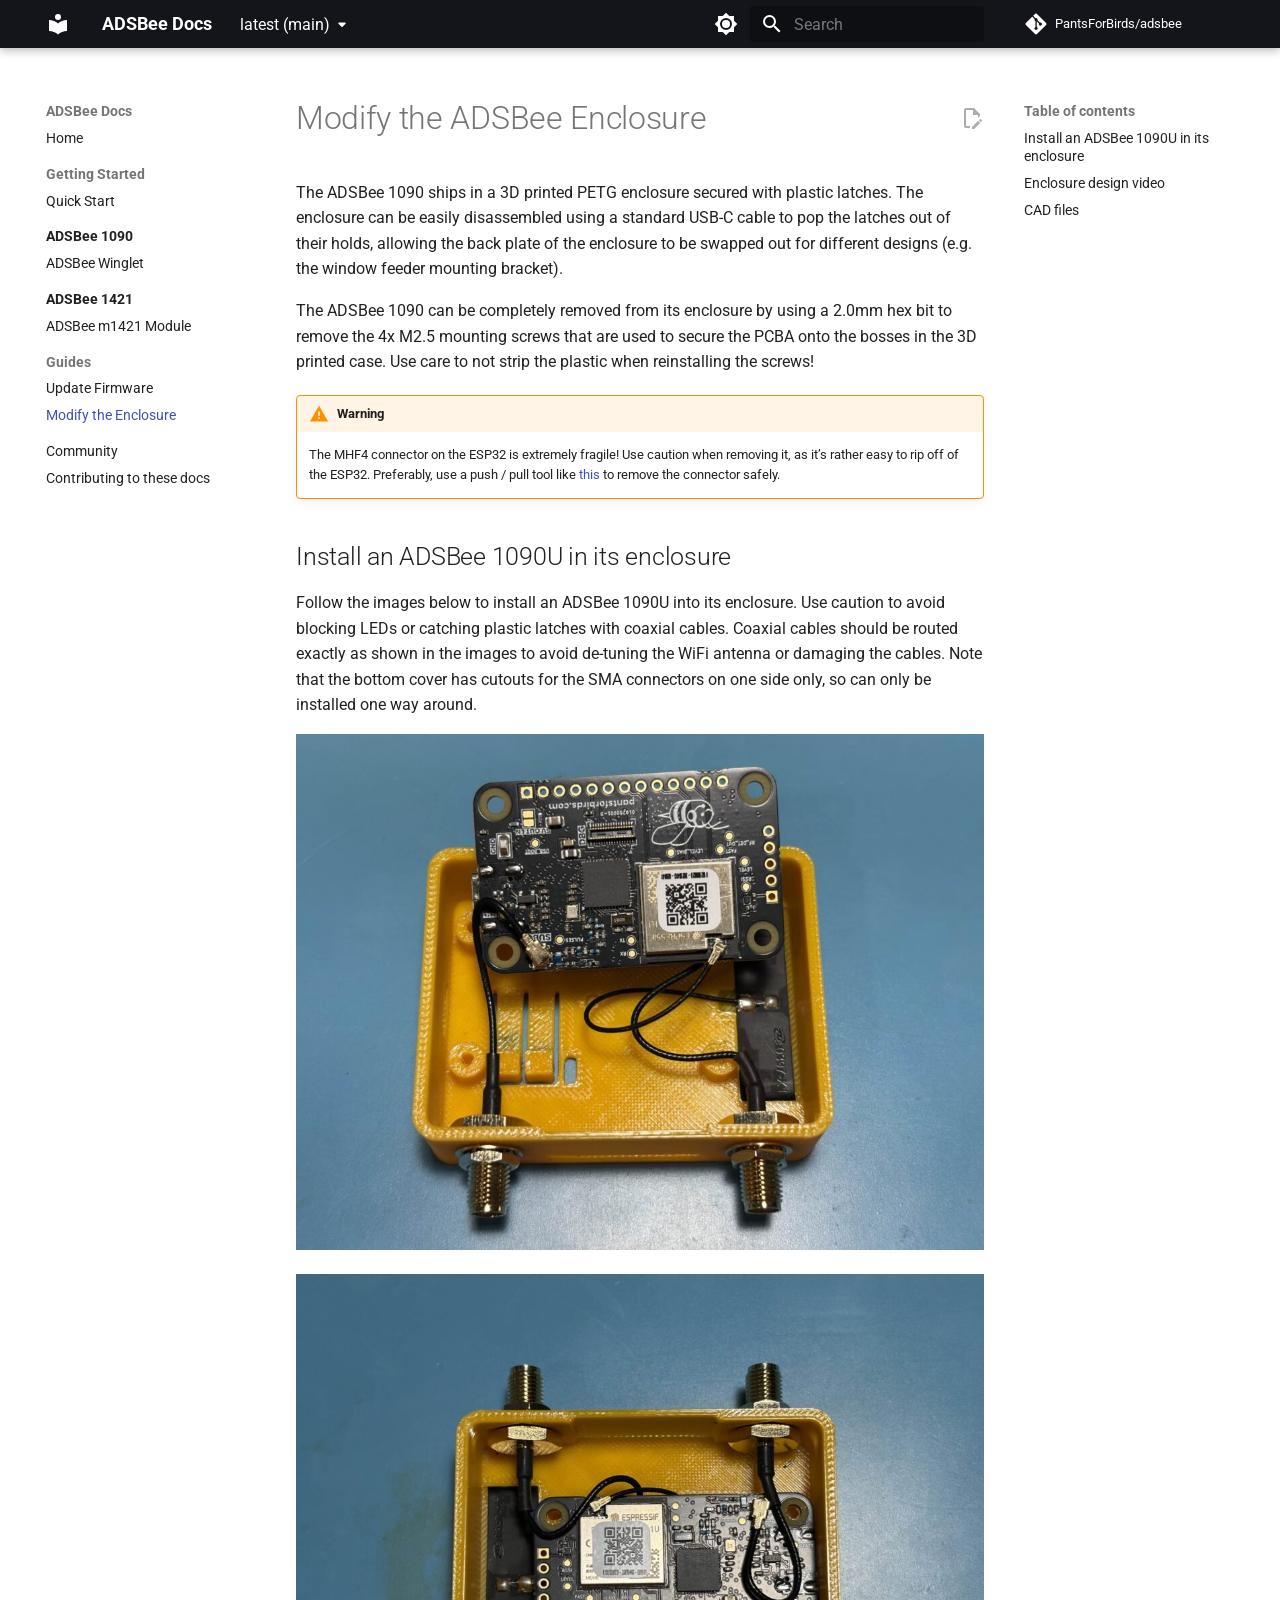
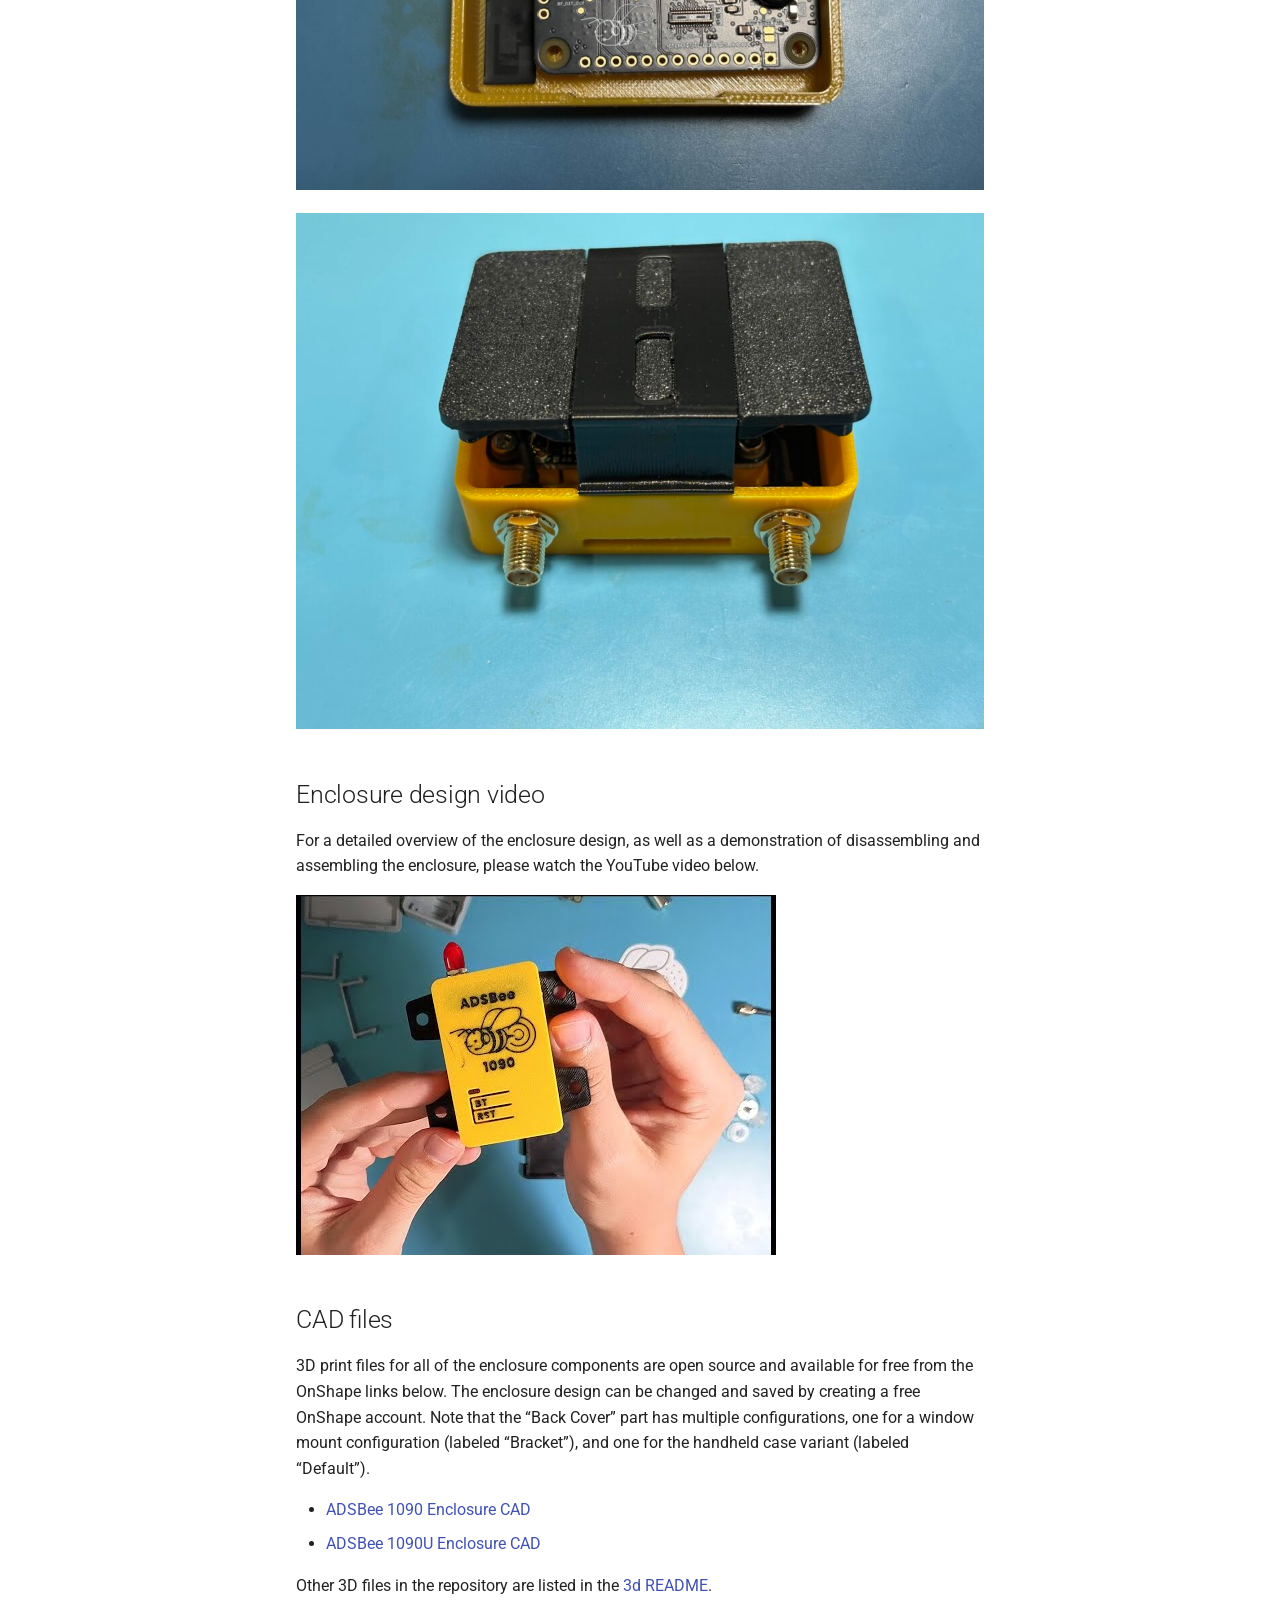
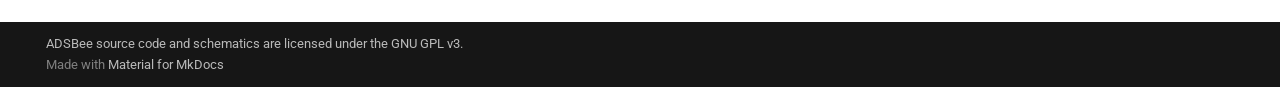
<file: latest/guides/modify-enclosure/index.html>
<!doctype html>
<html lang="en" class="no-js">
  <head>
    
      <meta charset="utf-8">
      <meta name="viewport" content="width=device-width,initial-scale=1">
      
        <meta name="description" content="Documentation for ADSBee open source ADS-B receivers.">
      
      
      
        <link rel="canonical" href="https://adsbee.aero/wiki/latest/guides/modify-enclosure/">
      
      
        <link rel="prev" href="../update-firmware/">
      
      
        <link rel="next" href="../../community/">
      
      
        
      
      
      <link rel="icon" href="../../assets/images/favicon.png">
      <meta name="generator" content="mkdocs-1.6.1, mkdocs-material-9.7.7">
    
    
      
        <title>Modify the Enclosure - ADSBee Docs</title>
      
    
    
      <link rel="stylesheet" href="../../assets/stylesheets/main.ec1eaa64.min.css">
      
        
        <link rel="stylesheet" href="../../assets/stylesheets/palette.ab4e12ef.min.css">
      
      


    
    
      
    
    
      
        
        
        <link rel="preconnect" href="https://fonts.gstatic.com" crossorigin>
        <link rel="stylesheet" href="https://fonts.googleapis.com/css?family=Roboto:300,300i,400,400i,700,700i%7CRoboto+Mono:400,400i,700,700i&display=fallback">
        <style>:root{--md-text-font:"Roboto";--md-code-font:"Roboto Mono"}</style>
      
    
    
    <script>__md_scope=new URL("../..",location),__md_hash=e=>[...e].reduce(((e,_)=>(e<<5)-e+_.charCodeAt(0)),0),__md_get=(e,_=localStorage,t=__md_scope)=>JSON.parse(_.getItem(t.pathname+"."+e)),__md_set=(e,_,t=localStorage,a=__md_scope)=>{try{t.setItem(a.pathname+"."+e,JSON.stringify(_))}catch(e){}}</script>
    
      

    
    
  </head>
  
  
    
    
      
    
    
    
    
    <body dir="ltr" data-md-color-scheme="default" data-md-color-primary="black" data-md-color-accent="amber">
  
    
    <input class="md-toggle" data-md-toggle="drawer" type="checkbox" id="__drawer" autocomplete="off">
    <input class="md-toggle" data-md-toggle="search" type="checkbox" id="__search" autocomplete="off">
    <label class="md-overlay" for="__drawer"></label>
    <div data-md-component="skip">
      
        
        <a href="#modify-the-adsbee-enclosure" class="md-skip">
          Skip to content
        </a>
      
    </div>
    <div data-md-component="announce">
      
    </div>
    
      <div data-md-color-scheme="default" data-md-component="outdated" hidden>
        
      </div>
    
    
      

  

<header class="md-header md-header--shadow" data-md-component="header">
  <nav class="md-header__inner md-grid" aria-label="Header">
    <a href="../.." title="ADSBee Docs" class="md-header__button md-logo" aria-label="ADSBee Docs" data-md-component="logo">
      
  
  <svg xmlns="http://www.w3.org/2000/svg" viewBox="0 0 24 24"><path d="M12 8a3 3 0 0 0 3-3 3 3 0 0 0-3-3 3 3 0 0 0-3 3 3 3 0 0 0 3 3m0 3.54C9.64 9.35 6.5 8 3 8v11c3.5 0 6.64 1.35 9 3.54 2.36-2.19 5.5-3.54 9-3.54V8c-3.5 0-6.64 1.35-9 3.54"/></svg>

    </a>
    <label class="md-header__button md-icon" for="__drawer">
      
      <svg xmlns="http://www.w3.org/2000/svg" viewBox="0 0 24 24"><path d="M3 6h18v2H3zm0 5h18v2H3zm0 5h18v2H3z"/></svg>
    </label>
    <div class="md-header__title" data-md-component="header-title">
      <div class="md-header__ellipsis">
        <div class="md-header__topic">
          <span class="md-ellipsis">
            ADSBee Docs
          </span>
        </div>
        <div class="md-header__topic" data-md-component="header-topic">
          <span class="md-ellipsis">
            
              Modify the Enclosure
            
          </span>
        </div>
      </div>
    </div>
    
      
        <form class="md-header__option" data-md-component="palette">
  
    
    
    
    <input class="md-option" data-md-color-media="(prefers-color-scheme: light)" data-md-color-scheme="default" data-md-color-primary="black" data-md-color-accent="amber"  aria-label="Switch to dark mode"  type="radio" name="__palette" id="__palette_0">
    
      <label class="md-header__button md-icon" title="Switch to dark mode" for="__palette_1" hidden>
        <svg xmlns="http://www.w3.org/2000/svg" viewBox="0 0 24 24"><path d="M12 8a4 4 0 0 0-4 4 4 4 0 0 0 4 4 4 4 0 0 0 4-4 4 4 0 0 0-4-4m0 10a6 6 0 0 1-6-6 6 6 0 0 1 6-6 6 6 0 0 1 6 6 6 6 0 0 1-6 6m8-9.31V4h-4.69L12 .69 8.69 4H4v4.69L.69 12 4 15.31V20h4.69L12 23.31 15.31 20H20v-4.69L23.31 12z"/></svg>
      </label>
    
  
    
    
    
    <input class="md-option" data-md-color-media="(prefers-color-scheme: dark)" data-md-color-scheme="slate" data-md-color-primary="black" data-md-color-accent="amber"  aria-label="Switch to light mode"  type="radio" name="__palette" id="__palette_1">
    
      <label class="md-header__button md-icon" title="Switch to light mode" for="__palette_0" hidden>
        <svg xmlns="http://www.w3.org/2000/svg" viewBox="0 0 24 24"><path d="M12 18c-.89 0-1.74-.2-2.5-.55C11.56 16.5 13 14.42 13 12s-1.44-4.5-3.5-5.45C10.26 6.2 11.11 6 12 6a6 6 0 0 1 6 6 6 6 0 0 1-6 6m8-9.31V4h-4.69L12 .69 8.69 4H4v4.69L.69 12 4 15.31V20h4.69L12 23.31 15.31 20H20v-4.69L23.31 12z"/></svg>
      </label>
    
  
</form>
      
    
    
      <script>var palette=__md_get("__palette");if(palette&&palette.color){if("(prefers-color-scheme)"===palette.color.media){var media=matchMedia("(prefers-color-scheme: light)"),input=document.querySelector(media.matches?"[data-md-color-media='(prefers-color-scheme: light)']":"[data-md-color-media='(prefers-color-scheme: dark)']");palette.color.media=input.getAttribute("data-md-color-media"),palette.color.scheme=input.getAttribute("data-md-color-scheme"),palette.color.primary=input.getAttribute("data-md-color-primary"),palette.color.accent=input.getAttribute("data-md-color-accent")}for(var[key,value]of Object.entries(palette.color))document.body.setAttribute("data-md-color-"+key,value)}</script>
    
    
    
      
      
        <label class="md-header__button md-icon" for="__search">
          
          <svg xmlns="http://www.w3.org/2000/svg" viewBox="0 0 24 24"><path d="M9.5 3A6.5 6.5 0 0 1 16 9.5c0 1.61-.59 3.09-1.56 4.23l.27.27h.79l5 5-1.5 1.5-5-5v-.79l-.27-.27A6.52 6.52 0 0 1 9.5 16 6.5 6.5 0 0 1 3 9.5 6.5 6.5 0 0 1 9.5 3m0 2C7 5 5 7 5 9.5S7 14 9.5 14 14 12 14 9.5 12 5 9.5 5"/></svg>
        </label>
        <div class="md-search" data-md-component="search" role="dialog">
  <label class="md-search__overlay" for="__search"></label>
  <div class="md-search__inner" role="search">
    <form class="md-search__form" name="search">
      <input type="text" class="md-search__input" name="query" aria-label="Search" placeholder="Search" autocapitalize="off" autocorrect="off" autocomplete="off" spellcheck="false" data-md-component="search-query" required>
      <label class="md-search__icon md-icon" for="__search">
        
        <svg xmlns="http://www.w3.org/2000/svg" viewBox="0 0 24 24"><path d="M9.5 3A6.5 6.5 0 0 1 16 9.5c0 1.61-.59 3.09-1.56 4.23l.27.27h.79l5 5-1.5 1.5-5-5v-.79l-.27-.27A6.52 6.52 0 0 1 9.5 16 6.5 6.5 0 0 1 3 9.5 6.5 6.5 0 0 1 9.5 3m0 2C7 5 5 7 5 9.5S7 14 9.5 14 14 12 14 9.5 12 5 9.5 5"/></svg>
        
        <svg xmlns="http://www.w3.org/2000/svg" viewBox="0 0 24 24"><path d="M20 11v2H8l5.5 5.5-1.42 1.42L4.16 12l7.92-7.92L13.5 5.5 8 11z"/></svg>
      </label>
      <nav class="md-search__options" aria-label="Search">
        
        <button type="reset" class="md-search__icon md-icon" title="Clear" aria-label="Clear" tabindex="-1">
          
          <svg xmlns="http://www.w3.org/2000/svg" viewBox="0 0 24 24"><path d="M19 6.41 17.59 5 12 10.59 6.41 5 5 6.41 10.59 12 5 17.59 6.41 19 12 13.41 17.59 19 19 17.59 13.41 12z"/></svg>
        </button>
      </nav>
      
        <div class="md-search__suggest" data-md-component="search-suggest"></div>
      
    </form>
    <div class="md-search__output">
      <div class="md-search__scrollwrap" tabindex="0" data-md-scrollfix>
        <div class="md-search-result" data-md-component="search-result">
          <div class="md-search-result__meta">
            Initializing search
          </div>
          <ol class="md-search-result__list" role="presentation"></ol>
        </div>
      </div>
    </div>
  </div>
</div>
      
    
    
      <div class="md-header__source">
        <a href="https://github.com/PantsForBirds/adsbee" title="Go to repository" class="md-source" data-md-component="source">
  <div class="md-source__icon md-icon">
    
    <svg xmlns="http://www.w3.org/2000/svg" viewBox="0 0 448 512"><!--! Font Awesome Free 7.1.0 by @fontawesome - https://fontawesome.com License - https://fontawesome.com/license/free (Icons: CC BY 4.0, Fonts: SIL OFL 1.1, Code: MIT License) Copyright 2025 Fonticons, Inc.--><path d="M439.6 236.1 244 40.5c-5.4-5.5-12.8-8.5-20.4-8.5s-15 3-20.4 8.4L162.5 81l51.5 51.5c27.1-9.1 52.7 16.8 43.4 43.7l49.7 49.7c34.2-11.8 61.2 31 35.5 56.7-26.5 26.5-70.2-2.9-56-37.3L240.3 199v121.9c25.3 12.5 22.3 41.8 9.1 55-6.4 6.4-15.2 10.1-24.3 10.1s-17.8-3.6-24.3-10.1c-17.6-17.6-11.1-46.9 11.2-56v-123c-20.8-8.5-24.6-30.7-18.6-45L142.6 101 8.5 235.1C3 240.6 0 247.9 0 255.5s3 15 8.5 20.4l195.6 195.7c5.4 5.4 12.7 8.4 20.4 8.4s15-3 20.4-8.4l194.7-194.7c5.4-5.4 8.4-12.8 8.4-20.4s-3-15-8.4-20.4"/></svg>
  </div>
  <div class="md-source__repository">
    PantsForBirds/adsbee
  </div>
</a>
      </div>
    
  </nav>
  
</header>
    
    <div class="md-container" data-md-component="container">
      
      
        
          
        
      
      <main class="md-main" data-md-component="main">
        <div class="md-main__inner md-grid">
          
            
              
              <div class="md-sidebar md-sidebar--primary" data-md-component="sidebar" data-md-type="navigation" >
                <div class="md-sidebar__scrollwrap">
                  <div class="md-sidebar__inner">
                    



<nav class="md-nav md-nav--primary" aria-label="Navigation" data-md-level="0">
  <label class="md-nav__title" for="__drawer">
    <a href="../.." title="ADSBee Docs" class="md-nav__button md-logo" aria-label="ADSBee Docs" data-md-component="logo">
      
  
  <svg xmlns="http://www.w3.org/2000/svg" viewBox="0 0 24 24"><path d="M12 8a3 3 0 0 0 3-3 3 3 0 0 0-3-3 3 3 0 0 0-3 3 3 3 0 0 0 3 3m0 3.54C9.64 9.35 6.5 8 3 8v11c3.5 0 6.64 1.35 9 3.54 2.36-2.19 5.5-3.54 9-3.54V8c-3.5 0-6.64 1.35-9 3.54"/></svg>

    </a>
    ADSBee Docs
  </label>
  
    <div class="md-nav__source">
      <a href="https://github.com/PantsForBirds/adsbee" title="Go to repository" class="md-source" data-md-component="source">
  <div class="md-source__icon md-icon">
    
    <svg xmlns="http://www.w3.org/2000/svg" viewBox="0 0 448 512"><!--! Font Awesome Free 7.1.0 by @fontawesome - https://fontawesome.com License - https://fontawesome.com/license/free (Icons: CC BY 4.0, Fonts: SIL OFL 1.1, Code: MIT License) Copyright 2025 Fonticons, Inc.--><path d="M439.6 236.1 244 40.5c-5.4-5.5-12.8-8.5-20.4-8.5s-15 3-20.4 8.4L162.5 81l51.5 51.5c27.1-9.1 52.7 16.8 43.4 43.7l49.7 49.7c34.2-11.8 61.2 31 35.5 56.7-26.5 26.5-70.2-2.9-56-37.3L240.3 199v121.9c25.3 12.5 22.3 41.8 9.1 55-6.4 6.4-15.2 10.1-24.3 10.1s-17.8-3.6-24.3-10.1c-17.6-17.6-11.1-46.9 11.2-56v-123c-20.8-8.5-24.6-30.7-18.6-45L142.6 101 8.5 235.1C3 240.6 0 247.9 0 255.5s3 15 8.5 20.4l195.6 195.7c5.4 5.4 12.7 8.4 20.4 8.4s15-3 20.4-8.4l194.7-194.7c5.4-5.4 8.4-12.8 8.4-20.4s-3-15-8.4-20.4"/></svg>
  </div>
  <div class="md-source__repository">
    PantsForBirds/adsbee
  </div>
</a>
    </div>
  
  <ul class="md-nav__list" data-md-scrollfix>
    
      
      
  
  
  
  
    <li class="md-nav__item">
      <a href="../.." class="md-nav__link">
        
  
  
  <span class="md-ellipsis">
    
  
    Home
  

    
  </span>
  
  

      </a>
    </li>
  

    
      
      
  
  
  
  
    
    
      
        
      
    
    
    
      
        
        
      
    
    
    <li class="md-nav__item md-nav__item--section md-nav__item--nested">
      
        
        
        <input class="md-nav__toggle md-toggle " type="checkbox" id="__nav_2" >
        
          
          <label class="md-nav__link" for="__nav_2" id="__nav_2_label" tabindex="">
            
  
  
  <span class="md-ellipsis">
    
  
    Getting Started
  

    
  </span>
  
  

            <span class="md-nav__icon md-icon"></span>
          </label>
        
        <nav class="md-nav" data-md-level="1" aria-labelledby="__nav_2_label" aria-expanded="false">
          <label class="md-nav__title" for="__nav_2">
            <span class="md-nav__icon md-icon"></span>
            
  
    Getting Started
  

          </label>
          <ul class="md-nav__list" data-md-scrollfix>
            
              
                
  
  
  
  
    <li class="md-nav__item">
      <a href="../../getting-started/quick-start/" class="md-nav__link">
        
  
  
  <span class="md-ellipsis">
    
  
    Quick Start
  

    
  </span>
  
  

      </a>
    </li>
  

              
            
          </ul>
        </nav>
      
    </li>
  

    
      
      
  
  
  
  
    
    
      
        
          
        
      
        
      
    
    
    
      
        
        
      
    
    
    <li class="md-nav__item md-nav__item--section md-nav__item--nested">
      
        
        
        <input class="md-nav__toggle md-toggle " type="checkbox" id="__nav_3" >
        
          
          <div class="md-nav__link md-nav__container">
            <a href="../../adsbee-1090/" class="md-nav__link ">
              
  
  
  <span class="md-ellipsis">
    
  
    ADSBee 1090
  

    
  </span>
  
  

            </a>
            
              
              <label class="md-nav__link " for="__nav_3" id="__nav_3_label" tabindex="">
                <span class="md-nav__icon md-icon"></span>
              </label>
            
          </div>
        
        <nav class="md-nav" data-md-level="1" aria-labelledby="__nav_3_label" aria-expanded="false">
          <label class="md-nav__title" for="__nav_3">
            <span class="md-nav__icon md-icon"></span>
            
  
    ADSBee 1090
  

          </label>
          <ul class="md-nav__list" data-md-scrollfix>
            
              
            
              
                
  
  
  
  
    <li class="md-nav__item">
      <a href="../../adsbee-1090/winglet/" class="md-nav__link">
        
  
  
  <span class="md-ellipsis">
    
  
    ADSBee Winglet
  

    
  </span>
  
  

      </a>
    </li>
  

              
            
          </ul>
        </nav>
      
    </li>
  

    
      
      
  
  
  
  
    
    
      
        
          
        
      
        
      
    
    
    
      
        
        
      
    
    
    <li class="md-nav__item md-nav__item--section md-nav__item--nested">
      
        
        
        <input class="md-nav__toggle md-toggle " type="checkbox" id="__nav_4" >
        
          
          <div class="md-nav__link md-nav__container">
            <a href="../../adsbee-1421/" class="md-nav__link ">
              
  
  
  <span class="md-ellipsis">
    
  
    ADSBee 1421
  

    
  </span>
  
  

            </a>
            
              
              <label class="md-nav__link " for="__nav_4" id="__nav_4_label" tabindex="">
                <span class="md-nav__icon md-icon"></span>
              </label>
            
          </div>
        
        <nav class="md-nav" data-md-level="1" aria-labelledby="__nav_4_label" aria-expanded="false">
          <label class="md-nav__title" for="__nav_4">
            <span class="md-nav__icon md-icon"></span>
            
  
    ADSBee 1421
  

          </label>
          <ul class="md-nav__list" data-md-scrollfix>
            
              
            
              
                
  
  
  
  
    <li class="md-nav__item">
      <a href="../../adsbee-1421/m1421/" class="md-nav__link">
        
  
  
  <span class="md-ellipsis">
    
  
    ADSBee m1421 Module
  

    
  </span>
  
  

      </a>
    </li>
  

              
            
          </ul>
        </nav>
      
    </li>
  

    
      
      
  
  
    
  
  
  
    
    
      
        
      
        
      
    
    
    
      
        
        
      
    
    
    <li class="md-nav__item md-nav__item--active md-nav__item--section md-nav__item--nested">
      
        
        
        <input class="md-nav__toggle md-toggle " type="checkbox" id="__nav_5" checked>
        
          
          <label class="md-nav__link" for="__nav_5" id="__nav_5_label" tabindex="">
            
  
  
  <span class="md-ellipsis">
    
  
    Guides
  

    
  </span>
  
  

            <span class="md-nav__icon md-icon"></span>
          </label>
        
        <nav class="md-nav" data-md-level="1" aria-labelledby="__nav_5_label" aria-expanded="true">
          <label class="md-nav__title" for="__nav_5">
            <span class="md-nav__icon md-icon"></span>
            
  
    Guides
  

          </label>
          <ul class="md-nav__list" data-md-scrollfix>
            
              
                
  
  
  
  
    <li class="md-nav__item">
      <a href="../update-firmware/" class="md-nav__link">
        
  
  
  <span class="md-ellipsis">
    
  
    Update Firmware
  

    
  </span>
  
  

      </a>
    </li>
  

              
            
              
                
  
  
    
  
  
  
    <li class="md-nav__item md-nav__item--active">
      
      <input class="md-nav__toggle md-toggle" type="checkbox" id="__toc">
      
      
        
      
      
        <label class="md-nav__link md-nav__link--active" for="__toc">
          
  
  
  <span class="md-ellipsis">
    
  
    Modify the Enclosure
  

    
  </span>
  
  

          <span class="md-nav__icon md-icon"></span>
        </label>
      
      <a href="./" class="md-nav__link md-nav__link--active">
        
  
  
  <span class="md-ellipsis">
    
  
    Modify the Enclosure
  

    
  </span>
  
  

      </a>
      
        

<nav class="md-nav md-nav--secondary" aria-label="Table of contents">
  
  
  
    
  
  
    <label class="md-nav__title" for="__toc">
      <span class="md-nav__icon md-icon"></span>
      Table of contents
    </label>
    <ul class="md-nav__list" data-md-component="toc" data-md-scrollfix>
      
        <li class="md-nav__item">
  <a href="#install-an-adsbee-1090u-in-its-enclosure" class="md-nav__link">
    <span class="md-ellipsis">
      
        Install an ADSBee 1090U in its enclosure
      
    </span>
  </a>
  
</li>
      
        <li class="md-nav__item">
  <a href="#enclosure-design-video" class="md-nav__link">
    <span class="md-ellipsis">
      
        Enclosure design video
      
    </span>
  </a>
  
</li>
      
        <li class="md-nav__item">
  <a href="#cad-files" class="md-nav__link">
    <span class="md-ellipsis">
      
        CAD files
      
    </span>
  </a>
  
</li>
      
    </ul>
  
</nav>
      
    </li>
  

              
            
          </ul>
        </nav>
      
    </li>
  

    
      
      
  
  
  
  
    <li class="md-nav__item">
      <a href="../../community/" class="md-nav__link">
        
  
  
  <span class="md-ellipsis">
    
  
    Community
  

    
  </span>
  
  

      </a>
    </li>
  

    
      
      
  
  
  
  
    <li class="md-nav__item">
      <a href="../../contributing/" class="md-nav__link">
        
  
  
  <span class="md-ellipsis">
    
  
    Contributing to these docs
  

    
  </span>
  
  

      </a>
    </li>
  

    
  </ul>
</nav>
                  </div>
                </div>
              </div>
            
            
              
              <div class="md-sidebar md-sidebar--secondary" data-md-component="sidebar" data-md-type="toc" >
                <div class="md-sidebar__scrollwrap">
                  <div class="md-sidebar__inner">
                    

<nav class="md-nav md-nav--secondary" aria-label="Table of contents">
  
  
  
    
  
  
    <label class="md-nav__title" for="__toc">
      <span class="md-nav__icon md-icon"></span>
      Table of contents
    </label>
    <ul class="md-nav__list" data-md-component="toc" data-md-scrollfix>
      
        <li class="md-nav__item">
  <a href="#install-an-adsbee-1090u-in-its-enclosure" class="md-nav__link">
    <span class="md-ellipsis">
      
        Install an ADSBee 1090U in its enclosure
      
    </span>
  </a>
  
</li>
      
        <li class="md-nav__item">
  <a href="#enclosure-design-video" class="md-nav__link">
    <span class="md-ellipsis">
      
        Enclosure design video
      
    </span>
  </a>
  
</li>
      
        <li class="md-nav__item">
  <a href="#cad-files" class="md-nav__link">
    <span class="md-ellipsis">
      
        CAD files
      
    </span>
  </a>
  
</li>
      
    </ul>
  
</nav>
                  </div>
                </div>
              </div>
            
          
          
            <div class="md-content" data-md-component="content">
              
              <article class="md-content__inner md-typeset">
                
                  


  
    <a href="https://github.com/PantsForBirds/adsbee/edit/main/docs/guides/modify-enclosure.md" title="Edit this page" class="md-content__button md-icon" rel="edit">
      
      <svg xmlns="http://www.w3.org/2000/svg" viewBox="0 0 24 24"><path d="M10 20H6V4h7v5h5v3.1l2-2V8l-6-6H6c-1.1 0-2 .9-2 2v16c0 1.1.9 2 2 2h4zm10.2-7c.1 0 .3.1.4.2l1.3 1.3c.2.2.2.6 0 .8l-1 1-2.1-2.1 1-1c.1-.1.2-.2.4-.2m0 3.9L14.1 23H12v-2.1l6.1-6.1z"/></svg>
    </a>
  
  


<h1 id="modify-the-adsbee-enclosure">Modify the ADSBee Enclosure<a class="headerlink" href="#modify-the-adsbee-enclosure" title="Permanent link">&para;</a></h1>
<p>The ADSBee 1090 ships in a 3D printed PETG enclosure secured with plastic latches. The enclosure can be easily disassembled using a standard USB-C cable to pop the latches out of their holds, allowing the back plate of the enclosure to be swapped out for different designs (e.g. the window feeder mounting bracket).</p>
<p>The ADSBee 1090 can be completely removed from its enclosure by using a 2.0mm hex bit to remove the 4x M2.5 mounting screws that are used to secure the PCBA onto the bosses in the 3D printed case. Use care to not strip the plastic when reinstalling the screws!</p>
<div class="admonition warning">
<p class="admonition-title">Warning</p>
<p>The MHF4 connector on the ESP32 is extremely fragile! Use caution when removing it, as it’s rather easy to rip off of the ESP32. Preferably, use a push / pull tool like <a href="https://www.futureelectronics.com/p/interconnect--connector-tools-contacts-accessories/90435-001-i-pex-8144830">this</a> to remove the connector safely.</p>
</div>
<h2 id="install-an-adsbee-1090u-in-its-enclosure">Install an ADSBee 1090U in its enclosure<a class="headerlink" href="#install-an-adsbee-1090u-in-its-enclosure" title="Permanent link">&para;</a></h2>
<p>Follow the images below to install an ADSBee 1090U into its enclosure. Use caution to avoid blocking LEDs or catching plastic latches with coaxial cables. Coaxial cables should be routed exactly as shown in the images to avoid de-tuning the WiFi antenna or damaging the cables. Note that the bottom cover has cutouts for the SMA connectors on one side only, so can only be installed one way around.</p>
<p><img alt="ADSBee 1090U enclosure assembly, step 1" src="../../assets/guides/2025-07-adsbee-1090u-enclosure-1-1-1024x768.jpg" /></p>
<p><img alt="ADSBee 1090U enclosure assembly, step 2" src="../../assets/guides/2025-07-adsbee-1090u-enclosure-2-1024x768.jpg" /></p>
<p><img alt="ADSBee 1090U enclosure assembly, step 3" src="../../assets/guides/2025-07-adsbee-1090u-enclosure-3-1024x768.jpg" /></p>
<h2 id="enclosure-design-video">Enclosure design video<a class="headerlink" href="#enclosure-design-video" title="Permanent link">&para;</a></h2>
<p>For a detailed overview of the enclosure design, as well as a demonstration of disassembling and assembling the enclosure, please watch the YouTube video below.</p>
<p><a href="https://www.youtube.com/watch?v=rmsbreCqxvo"><img alt="ADSBee 1090 enclosure overview (YouTube)" src="../../assets/guides/youtube-rmsbrecqxvo.jpg" /></a></p>
<h2 id="cad-files">CAD files<a class="headerlink" href="#cad-files" title="Permanent link">&para;</a></h2>
<p>3D print files for all of the enclosure components are open source and available for free from the OnShape links below. The enclosure design can be changed and saved by creating a free OnShape account. Note that the “Back Cover” part has multiple configurations, one for a window mount configuration (labeled “Bracket”), and one for the handheld case variant (labeled “Default”).</p>
<ul>
<li><a href="https://cad.onshape.com/documents/1b59debb2d5c6a1c7dcec9f7/w/fdd074a25896943cc37aec26/e/6761c9812310f42db78d8887?renderMode=0&amp;uiState=673eb7afe7165768ee359464">ADSBee 1090 Enclosure CAD</a></li>
<li><a href="https://cad.onshape.com/documents/923d3695293e091c789d0919/w/4869c770f7c5198611a82dbb/e/b78081524da0e976251e23bb?configuration=List_fcUB7w073gigD7%3DCopy_of_PoE&amp;renderMode=0&amp;uiState=688323ff069b6e60813affc2">ADSBee 1090U Enclosure CAD</a></li>
</ul>
<p>Other 3D files in the repository are listed in the <a href="https://github.com/PantsForBirds/adsbee/blob/main/3d/README.md">3d README</a>.</p>












                
              </article>
            </div>
          
          
<script>var target=document.getElementById(location.hash.slice(1));target&&target.name&&(target.checked=target.name.startsWith("__tabbed_"))</script>
        </div>
        
          <button type="button" class="md-top md-icon" data-md-component="top" hidden>
  
  <svg xmlns="http://www.w3.org/2000/svg" viewBox="0 0 24 24"><path d="M13 20h-2V8l-5.5 5.5-1.42-1.42L12 4.16l7.92 7.92-1.42 1.42L13 8z"/></svg>
  Back to top
</button>
        
      </main>
      
        <footer class="md-footer">
  
  <div class="md-footer-meta md-typeset">
    <div class="md-footer-meta__inner md-grid">
      <div class="md-copyright">
  
    <div class="md-copyright__highlight">
      ADSBee source code and schematics are licensed under the GNU GPL v3.
    </div>
  
  
    Made with
    <a href="https://squidfunk.github.io/mkdocs-material/" target="_blank" rel="noopener">
      Material for MkDocs
    </a>
  
</div>
      
    </div>
  </div>
</footer>
      
    </div>
    <div class="md-dialog" data-md-component="dialog">
      <div class="md-dialog__inner md-typeset"></div>
    </div>
    
    
    
      
      
      <script id="__config" type="application/json">{"annotate": null, "base": "../..", "features": ["content.action.edit", "content.code.copy", "navigation.indexes", "navigation.sections", "navigation.top", "search.highlight", "search.suggest", "toc.follow"], "search": "../../assets/javascripts/workers/search.2c215733.min.js", "tags": null, "translations": {"clipboard.copied": "Copied to clipboard", "clipboard.copy": "Copy to clipboard", "search.result.more.one": "1 more on this page", "search.result.more.other": "# more on this page", "search.result.none": "No matching documents", "search.result.one": "1 matching document", "search.result.other": "# matching documents", "search.result.placeholder": "Type to start searching", "search.result.term.missing": "Missing", "select.version": "Select version"}, "version": {"default": "latest", "provider": "mike"}}</script>
    
    
      <script src="../../assets/javascripts/bundle.d7400e89.min.js"></script>
      
    
  </body>
</html>
</file>
<file: latest/assets/stylesheets/main.ec1eaa64.min.css>
@charset "UTF-8";html{-webkit-text-size-adjust:none;-moz-text-size-adjust:none;text-size-adjust:none;box-sizing:border-box}*,:after,:before{box-sizing:inherit}@media (prefers-reduced-motion){*,:after,:before{transition:none!important}}body{margin:0}a,button,input,label{-webkit-tap-highlight-color:transparent}a{color:inherit;text-decoration:none}hr{border:0;box-sizing:initial;display:block;height:.05rem;overflow:visible;padding:0}small{font-size:80%}sub,sup{line-height:1em}img{border-style:none}table{border-collapse:initial;border-spacing:0}td,th{font-weight:400;vertical-align:top}button{background:#0000;border:0;font-family:inherit;font-size:inherit;margin:0;padding:0}input{border:0;outline:none}:root{--md-primary-fg-color:#4051b5;--md-primary-fg-color--light:#5d6cc0;--md-primary-fg-color--dark:#303fa1;--md-primary-bg-color:#fff;--md-primary-bg-color--light:#ffffffb3;--md-accent-fg-color:#526cfe;--md-accent-fg-color--transparent:#526cfe1a;--md-accent-bg-color:#fff;--md-accent-bg-color--light:#ffffffb3}[data-md-color-scheme=default]{color-scheme:light}[data-md-color-scheme=default] img[src$="#gh-dark-mode-only"],[data-md-color-scheme=default] img[src$="#only-dark"]{display:none}:root,[data-md-color-scheme=default]{--md-hue:225deg;--md-default-fg-color:#000000de;--md-default-fg-color--light:#0000008a;--md-default-fg-color--lighter:#00000052;--md-default-fg-color--lightest:#00000012;--md-default-bg-color:#fff;--md-default-bg-color--light:#ffffffb3;--md-default-bg-color--lighter:#ffffff4d;--md-default-bg-color--lightest:#ffffff1f;--md-code-fg-color:#36464e;--md-code-bg-color:#f5f5f5;--md-code-bg-color--light:#f5f5f5b3;--md-code-bg-color--lighter:#f5f5f54d;--md-code-hl-color:#4287ff;--md-code-hl-color--light:#4287ff1a;--md-code-hl-number-color:#d52a2a;--md-code-hl-special-color:#db1457;--md-code-hl-function-color:#a846b9;--md-code-hl-constant-color:#6e59d9;--md-code-hl-keyword-color:#3f6ec6;--md-code-hl-string-color:#1c7d4d;--md-code-hl-name-color:var(--md-code-fg-color);--md-code-hl-operator-color:var(--md-default-fg-color--light);--md-code-hl-punctuation-color:var(--md-default-fg-color--light);--md-code-hl-comment-color:var(--md-default-fg-color--light);--md-code-hl-generic-color:var(--md-default-fg-color--light);--md-code-hl-variable-color:var(--md-default-fg-color--light);--md-typeset-color:var(--md-default-fg-color);--md-typeset-a-color:var(--md-primary-fg-color);--md-typeset-del-color:#f5503d26;--md-typeset-ins-color:#0bd57026;--md-typeset-kbd-color:#fafafa;--md-typeset-kbd-accent-color:#fff;--md-typeset-kbd-border-color:#b8b8b8;--md-typeset-mark-color:#ffff0080;--md-typeset-table-color:#0000001f;--md-typeset-table-color--light:rgba(0,0,0,.035);--md-admonition-fg-color:var(--md-default-fg-color);--md-admonition-bg-color:var(--md-default-bg-color);--md-warning-fg-color:#000000de;--md-warning-bg-color:#ff9;--md-footer-fg-color:#fff;--md-footer-fg-color--light:#ffffffb3;--md-footer-fg-color--lighter:#ffffff73;--md-footer-bg-color:#000000de;--md-footer-bg-color--dark:#00000052;--md-shadow-z1:0 0.2rem 0.5rem #0000000d,0 0 0.05rem #0000001a;--md-shadow-z2:0 0.2rem 0.5rem #0000001a,0 0 0.05rem #00000040;--md-shadow-z3:0 0.2rem 0.5rem #0003,0 0 0.05rem #00000059}.md-icon svg{fill:currentcolor;display:block;height:1.2rem;width:1.2rem}body{-webkit-font-smoothing:antialiased;-moz-osx-font-smoothing:grayscale;--md-text-font-family:var(--md-text-font,_),-apple-system,BlinkMacSystemFont,Helvetica,Arial,sans-serif;--md-code-font-family:var(--md-code-font,_),SFMono-Regular,Consolas,Menlo,monospace}aside,body,input{font-feature-settings:"kern","liga";color:var(--md-typeset-color);font-family:var(--md-text-font-family)}code,kbd,pre{font-feature-settings:"kern";font-family:var(--md-code-font-family)}:root{--md-typeset-table-sort-icon:url('data:image/svg+xml;charset=utf-8,<svg xmlns="http://www.w3.org/2000/svg" viewBox="0 0 24 24"><path d="m18 21-4-4h3V7h-3l4-4 4 4h-3v10h3M2 19v-2h10v2M2 13v-2h7v2M2 7V5h4v2z"/></svg>');--md-typeset-table-sort-icon--asc:url('data:image/svg+xml;charset=utf-8,<svg xmlns="http://www.w3.org/2000/svg" viewBox="0 0 24 24"><path d="M19 17h3l-4 4-4-4h3V3h2M2 17h10v2H2M6 5v2H2V5m0 6h7v2H2z"/></svg>');--md-typeset-table-sort-icon--desc:url('data:image/svg+xml;charset=utf-8,<svg xmlns="http://www.w3.org/2000/svg" viewBox="0 0 24 24"><path d="M19 7h3l-4-4-4 4h3v14h2M2 17h10v2H2M6 5v2H2V5m0 6h7v2H2z"/></svg>')}.md-typeset{-webkit-print-color-adjust:exact;color-adjust:exact;font-size:.8rem;line-height:1.6;overflow-wrap:break-word}@media print{.md-typeset{font-size:.68rem}}.md-typeset blockquote,.md-typeset dl,.md-typeset figure,.md-typeset ol,.md-typeset pre,.md-typeset ul{margin-bottom:1em;margin-top:1em}.md-typeset h1{color:var(--md-default-fg-color--light);font-size:2em;line-height:1.3;margin:0 0 1.25em}.md-typeset h1,.md-typeset h2{font-weight:300;letter-spacing:-.01em}.md-typeset h2{font-size:1.5625em;line-height:1.4;margin:1.6em 0 .64em}.md-typeset h3{font-size:1.25em;font-weight:400;letter-spacing:-.01em;line-height:1.5;margin:1.6em 0 .8em}.md-typeset h2+h3{margin-top:.8em}.md-typeset h4{font-weight:700;letter-spacing:-.01em;margin:1em 0}.md-typeset h5,.md-typeset h6{color:var(--md-default-fg-color--light);font-size:.8em;font-weight:700;letter-spacing:-.01em;margin:1.25em 0}.md-typeset h5{text-transform:uppercase}.md-typeset h5 code{text-transform:none}.md-typeset hr{border-bottom:.05rem solid var(--md-default-fg-color--lightest);display:flow-root;margin:1.5em 0}.md-typeset a{color:var(--md-typeset-a-color);word-break:break-word}.md-typeset a,.md-typeset a:before{transition:color 125ms}.md-typeset a:focus,.md-typeset a:hover{color:var(--md-accent-fg-color)}.md-typeset a:focus code,.md-typeset a:hover code{background-color:var(--md-accent-fg-color--transparent);color:var(--md-accent-fg-color)}.md-typeset a code{color:var(--md-typeset-a-color)}.md-typeset a.focus-visible{outline-color:var(--md-accent-fg-color);outline-offset:.2rem}.md-typeset code,.md-typeset kbd,.md-typeset pre{color:var(--md-code-fg-color);direction:ltr;font-variant-ligatures:none;transition:background-color 125ms}@media print{.md-typeset code,.md-typeset kbd,.md-typeset pre{white-space:pre-wrap}}.md-typeset code{background-color:var(--md-code-bg-color);border-radius:.1rem;-webkit-box-decoration-break:clone;box-decoration-break:clone;font-size:.85em;padding:0 .2941176471em;transition:color 125ms,background-color 125ms;word-break:break-word}.md-typeset code:not(.focus-visible){-webkit-tap-highlight-color:transparent;outline:none}.md-typeset pre{display:flow-root;line-height:1.4;position:relative}.md-typeset pre>code{-webkit-box-decoration-break:slice;box-decoration-break:slice;box-shadow:none;display:block;margin:0;outline-color:var(--md-accent-fg-color);overflow:auto;padding:.7720588235em 1.1764705882em;scrollbar-color:var(--md-default-fg-color--lighter) #0000;scrollbar-width:thin;touch-action:auto;word-break:normal}.md-typeset pre>code:hover{scrollbar-color:var(--md-accent-fg-color) #0000}.md-typeset pre>code::-webkit-scrollbar{height:.2rem;width:.2rem}.md-typeset pre>code::-webkit-scrollbar-thumb{background-color:var(--md-default-fg-color--lighter)}.md-typeset pre>code::-webkit-scrollbar-thumb:hover{background-color:var(--md-accent-fg-color)}.md-typeset kbd{background-color:var(--md-typeset-kbd-color);border-radius:.1rem;box-shadow:0 .1rem 0 .05rem var(--md-typeset-kbd-border-color),0 .1rem 0 var(--md-typeset-kbd-border-color),0 -.1rem .2rem var(--md-typeset-kbd-accent-color) inset;color:var(--md-default-fg-color);display:inline-block;font-size:.75em;padding:0 .6666666667em;vertical-align:text-top;word-break:break-word}.md-typeset mark{background-color:var(--md-typeset-mark-color);-webkit-box-decoration-break:clone;box-decoration-break:clone;color:inherit;word-break:break-word}.md-typeset abbr{cursor:help;text-decoration:none}.md-typeset [data-preview],.md-typeset abbr{border-bottom:.05rem dotted var(--md-default-fg-color--light)}.md-typeset small{opacity:.75}[dir=ltr] .md-typeset sub,[dir=ltr] .md-typeset sup{margin-left:.078125em}[dir=rtl] .md-typeset sub,[dir=rtl] .md-typeset sup{margin-right:.078125em}[dir=ltr] .md-typeset blockquote{padding-left:.6rem}[dir=rtl] .md-typeset blockquote{padding-right:.6rem}[dir=ltr] .md-typeset blockquote{border-left:.2rem solid var(--md-default-fg-color--lighter)}[dir=rtl] .md-typeset blockquote{border-right:.2rem solid var(--md-default-fg-color--lighter)}.md-typeset blockquote{color:var(--md-default-fg-color--light);margin-left:0;margin-right:0}.md-typeset ul{list-style-type:disc}.md-typeset ul[type]{list-style-type:revert-layer}[dir=ltr] .md-typeset ol,[dir=ltr] .md-typeset ul{margin-left:.625em}[dir=rtl] .md-typeset ol,[dir=rtl] .md-typeset ul{margin-right:.625em}.md-typeset ol,.md-typeset ul{padding:0}.md-typeset ol:not([hidden]),.md-typeset ul:not([hidden]){display:flow-root}.md-typeset ol ol,.md-typeset ul ol{list-style-type:lower-alpha}.md-typeset ol ol ol,.md-typeset ul ol ol{list-style-type:lower-roman}.md-typeset ol ol ol ol,.md-typeset ul ol ol ol{list-style-type:upper-alpha}.md-typeset ol ol ol ol ol,.md-typeset ul ol ol ol ol{list-style-type:upper-roman}.md-typeset ol[type],.md-typeset ul[type]{list-style-type:revert-layer}[dir=ltr] .md-typeset ol li,[dir=ltr] .md-typeset ul li{margin-left:1.25em}[dir=rtl] .md-typeset ol li,[dir=rtl] .md-typeset ul li{margin-right:1.25em}.md-typeset ol li,.md-typeset ul li{margin-bottom:.5em}.md-typeset ol li blockquote,.md-typeset ol li p,.md-typeset ul li blockquote,.md-typeset ul li p{margin:.5em 0}.md-typeset ol li:last-child,.md-typeset ul li:last-child{margin-bottom:0}[dir=ltr] .md-typeset ol li ol,[dir=ltr] .md-typeset ol li ul,[dir=ltr] .md-typeset ul li ol,[dir=ltr] .md-typeset ul li ul{margin-left:.625em}[dir=rtl] .md-typeset ol li ol,[dir=rtl] .md-typeset ol li ul,[dir=rtl] .md-typeset ul li ol,[dir=rtl] .md-typeset ul li ul{margin-right:.625em}.md-typeset ol li ol,.md-typeset ol li ul,.md-typeset ul li ol,.md-typeset ul li ul{margin-bottom:.5em;margin-top:.5em}[dir=ltr] .md-typeset dd{margin-left:1.875em}[dir=rtl] .md-typeset dd{margin-right:1.875em}.md-typeset dd{margin-bottom:1.5em;margin-top:1em}.md-typeset img,.md-typeset svg,.md-typeset video{height:auto;max-width:100%}.md-typeset img[align=left]{margin:1em 1em 1em 0}.md-typeset img[align=right]{margin:1em 0 1em 1em}.md-typeset img[align]:only-child{margin-top:0}.md-typeset figure{display:flow-root;margin:1em auto;max-width:100%;text-align:center;width:fit-content}.md-typeset figure img{display:block;margin:0 auto}.md-typeset figcaption{font-style:italic;margin:1em auto;max-width:24rem}.md-typeset iframe{max-width:100%}.md-typeset table:not([class]){background-color:var(--md-default-bg-color);border:.05rem solid var(--md-typeset-table-color);border-radius:.1rem;display:inline-block;font-size:.64rem;max-width:100%;overflow:auto;touch-action:auto}@media print{.md-typeset table:not([class]){display:table}}.md-typeset table:not([class])+*{margin-top:1.5em}.md-typeset table:not([class]) td>:first-child,.md-typeset table:not([class]) th>:first-child{margin-top:0}.md-typeset table:not([class]) td>:last-child,.md-typeset table:not([class]) th>:last-child{margin-bottom:0}.md-typeset table:not([class]) td:not([align]),.md-typeset table:not([class]) th:not([align]){text-align:left}[dir=rtl] .md-typeset table:not([class]) td:not([align]),[dir=rtl] .md-typeset table:not([class]) th:not([align]){text-align:right}.md-typeset table:not([class]) th{font-weight:700;min-width:5rem;padding:.9375em 1.25em;vertical-align:top}.md-typeset table:not([class]) td{border-top:.05rem solid var(--md-typeset-table-color);padding:.9375em 1.25em;vertical-align:top}.md-typeset table:not([class]) tbody tr{transition:background-color 125ms}.md-typeset table:not([class]) tbody tr:hover{background-color:var(--md-typeset-table-color--light);box-shadow:0 .05rem 0 var(--md-default-bg-color) inset}.md-typeset table:not([class]) a{word-break:normal}.md-typeset table th[role=columnheader]{cursor:pointer}[dir=ltr] .md-typeset table th[role=columnheader]:after{margin-left:.5em}[dir=rtl] .md-typeset table th[role=columnheader]:after{margin-right:.5em}.md-typeset table th[role=columnheader]:after{content:"";display:inline-block;height:1.2em;-webkit-mask-image:var(--md-typeset-table-sort-icon);mask-image:var(--md-typeset-table-sort-icon);-webkit-mask-repeat:no-repeat;mask-repeat:no-repeat;-webkit-mask-size:contain;mask-size:contain;transition:background-color 125ms;vertical-align:text-bottom;width:1.2em}.md-typeset table th[role=columnheader]:hover:after{background-color:var(--md-default-fg-color--lighter)}.md-typeset table th[role=columnheader][aria-sort=ascending]:after{background-color:var(--md-default-fg-color--light);-webkit-mask-image:var(--md-typeset-table-sort-icon--asc);mask-image:var(--md-typeset-table-sort-icon--asc)}.md-typeset table th[role=columnheader][aria-sort=descending]:after{background-color:var(--md-default-fg-color--light);-webkit-mask-image:var(--md-typeset-table-sort-icon--desc);mask-image:var(--md-typeset-table-sort-icon--desc)}.md-typeset__scrollwrap{margin:1em -.8rem;overflow-x:auto;touch-action:auto}.md-typeset__table{display:inline-block;margin-bottom:.5em;padding:0 .8rem}@media print{.md-typeset__table{display:block}}html .md-typeset__table table{display:table;margin:0;overflow:hidden;width:100%}@media screen and (max-width:44.984375em){.md-content__inner>pre{margin:1em -.8rem}.md-content__inner>pre code{border-radius:0}}.md-typeset .md-author{border-radius:100%;display:block;flex-shrink:0;height:1.6rem;overflow:hidden;position:relative;transition:color 125ms,transform 125ms;width:1.6rem}.md-typeset .md-author img{display:block}.md-typeset .md-author--more{background:var(--md-default-fg-color--lightest);color:var(--md-default-fg-color--lighter);font-size:.6rem;font-weight:700;line-height:1.6rem;text-align:center}.md-typeset .md-author--long{height:2.4rem;width:2.4rem}.md-typeset a.md-author{transform:scale(1)}.md-typeset a.md-author img{border-radius:100%;filter:grayscale(100%) opacity(75%);transition:filter 125ms}.md-typeset a.md-author:focus,.md-typeset a.md-author:hover{transform:scale(1.1);z-index:1}.md-typeset a.md-author:focus img,.md-typeset a.md-author:hover img{filter:grayscale(0)}.md-banner{background-color:var(--md-footer-bg-color);color:var(--md-footer-fg-color);overflow:auto}@media print{.md-banner{display:none}}.md-banner--warning{background-color:var(--md-warning-bg-color);color:var(--md-warning-fg-color)}.md-banner__inner{font-size:.7rem;margin:.6rem auto;padding:0 .8rem}[dir=ltr] .md-banner__button{float:right}[dir=rtl] .md-banner__button{float:left}.md-banner__button{color:inherit;cursor:pointer;transition:opacity .25s}.no-js .md-banner__button{display:none}.md-banner__button:hover{opacity:.7}html{font-size:125%;height:100%;overflow-x:hidden}@media screen and (min-width:100em){html{font-size:137.5%}}@media screen and (min-width:125em){html{font-size:150%}}body{background-color:var(--md-default-bg-color);display:flex;flex-direction:column;font-size:.5rem;min-height:100%;position:relative;width:100%}@media print{body{display:block}}@media screen and (max-width:59.984375em){body[data-md-scrolllock]{position:fixed}}.md-grid{margin-left:auto;margin-right:auto;max-width:61rem}.md-container{display:flex;flex-direction:column;flex-grow:1}@media print{.md-container{display:block}}.md-main{flex-grow:1}.md-main__inner{display:flex;height:100%;margin-top:1.5rem}.md-ellipsis{overflow:hidden;text-overflow:ellipsis}.md-toggle{display:none}.md-option{height:0;opacity:0;position:absolute;width:0}.md-option:checked+label:not([hidden]){display:block}.md-option.focus-visible+label{outline-color:var(--md-accent-fg-color);outline-style:auto}.md-skip{background-color:var(--md-default-fg-color);border-radius:.1rem;color:var(--md-default-bg-color);font-size:.64rem;margin:.5rem;opacity:0;outline-color:var(--md-accent-fg-color);padding:.3rem .5rem;position:fixed;transform:translateY(.4rem);z-index:-1}.md-skip:focus{opacity:1;transform:translateY(0);transition:transform .25s cubic-bezier(.4,0,.2,1),opacity 175ms 75ms;z-index:10}@page{margin:25mm}:root{--md-clipboard-icon:url('data:image/svg+xml;charset=utf-8,<svg xmlns="http://www.w3.org/2000/svg" viewBox="0 0 24 24"><path d="M19 21H8V7h11m0-2H8a2 2 0 0 0-2 2v14a2 2 0 0 0 2 2h11a2 2 0 0 0 2-2V7a2 2 0 0 0-2-2m-3-4H4a2 2 0 0 0-2 2v14h2V3h12z"/></svg>')}.md-clipboard{border-radius:.1rem;color:var(--md-default-fg-color--lightest);cursor:pointer;height:1.5em;outline-color:var(--md-accent-fg-color);outline-offset:.1rem;transition:color .25s;width:1.5em;z-index:1}@media print{.md-clipboard{display:none}}.md-clipboard:not(.focus-visible){-webkit-tap-highlight-color:transparent;outline:none}:hover>.md-clipboard{color:var(--md-default-fg-color--light)}.md-clipboard:focus,.md-clipboard:hover{color:var(--md-accent-fg-color)}.md-clipboard:after{background-color:currentcolor;content:"";display:block;height:1.125em;margin:0 auto;-webkit-mask-image:var(--md-clipboard-icon);mask-image:var(--md-clipboard-icon);-webkit-mask-position:center;mask-position:center;-webkit-mask-repeat:no-repeat;mask-repeat:no-repeat;-webkit-mask-size:contain;mask-size:contain;width:1.125em}.md-clipboard--inline{cursor:pointer}.md-clipboard--inline code{transition:color .25s,background-color .25s}.md-clipboard--inline:focus code,.md-clipboard--inline:hover code{background-color:var(--md-accent-fg-color--transparent);color:var(--md-accent-fg-color)}:root{--md-code-select-icon:url('data:image/svg+xml;charset=utf-8,<svg xmlns="http://www.w3.org/2000/svg" viewBox="0 0 24 24"><path d="M19 19h-4v2h4c1.1 0 2-.9 2-2v-4h-2m0-12h-4v2h4v4h2V5c0-1.1-.9-2-2-2M5 5h4V3H5c-1.1 0-2 .9-2 2v4h2m0 6H3v4c0 1.1.9 2 2 2h4v-2H5zm2-4h2v2H7zm4 0h2v2h-2zm4 0h2v2h-2zM7 7h2v2H7zm4 0h2v2h-2zm4 0h2v2h-2zm-8 8h2v2H7zm4 0h2v2h-2zm4 0h2v2h-2z"/></svg>');--md-code-copy-icon:url('data:image/svg+xml;charset=utf-8,<svg xmlns="http://www.w3.org/2000/svg" viewBox="0 0 24 24"><path d="M19 21H8V7h11m0-2H8a2 2 0 0 0-2 2v14a2 2 0 0 0 2 2h11a2 2 0 0 0 2-2V7a2 2 0 0 0-2-2m-3-4H4a2 2 0 0 0-2 2v14h2V3h12z"/></svg>')}.md-typeset .md-code__content{display:grid}.md-code__nav{background-color:var(--md-code-bg-color--lighter);border-radius:.1rem;display:flex;gap:.2rem;padding:.2rem;position:absolute;right:.25em;top:.25em;transition:background-color .25s;z-index:1}:hover>.md-code__nav{background-color:var(--md-code-bg-color--light)}.md-code__button{color:var(--md-default-fg-color--lightest);cursor:pointer;display:block;height:1.5em;outline-color:var(--md-accent-fg-color);outline-offset:.1rem;transition:color .25s;width:1.5em}:hover>*>.md-code__button{color:var(--md-default-fg-color--light)}.md-code__button.focus-visible,.md-code__button:hover{color:var(--md-accent-fg-color)}.md-code__button--active{color:var(--md-default-fg-color)!important}.md-code__button:after{background-color:currentcolor;content:"";display:block;height:1.125em;margin:0 auto;-webkit-mask-position:center;mask-position:center;-webkit-mask-repeat:no-repeat;mask-repeat:no-repeat;-webkit-mask-size:contain;mask-size:contain;width:1.125em}.md-code__button[data-md-type=select]:after{-webkit-mask-image:var(--md-code-select-icon);mask-image:var(--md-code-select-icon)}.md-code__button[data-md-type=copy]:after{-webkit-mask-image:var(--md-code-copy-icon);mask-image:var(--md-code-copy-icon)}@keyframes consent{0%{opacity:0;transform:translateY(100%)}to{opacity:1;transform:translateY(0)}}@keyframes overlay{0%{opacity:0}to{opacity:1}}.md-consent__overlay{animation:overlay .25s both;-webkit-backdrop-filter:blur(.1rem);backdrop-filter:blur(.1rem);background-color:#0000008a;height:100%;opacity:1;position:fixed;top:0;width:100%;z-index:5}.md-consent__inner{animation:consent .5s cubic-bezier(.1,.7,.1,1) both;background-color:var(--md-default-bg-color);border:0;border-radius:.1rem;bottom:0;box-shadow:0 0 .2rem #0000001a,0 .2rem .4rem #0003;max-height:100%;overflow:auto;padding:0;position:fixed;width:100%;z-index:5}.md-consent__form{padding:.8rem}.md-consent__settings{display:none;margin:1em 0}input:checked+.md-consent__settings{display:block}.md-consent__controls{margin-bottom:.8rem}.md-typeset .md-consent__controls .md-button{display:inline}@media screen and (max-width:44.984375em){.md-typeset .md-consent__controls .md-button{display:block;margin-top:.4rem;text-align:center;width:100%}}.md-consent label{cursor:pointer}.md-content{flex-grow:1;min-width:0}.md-content__inner{margin:0 .8rem 1.2rem;padding-top:.6rem}@media screen and (min-width:76.25em){[dir=ltr] .md-sidebar--primary:not([hidden])~.md-content>.md-content__inner{margin-left:1.2rem}[dir=ltr] .md-sidebar--secondary:not([hidden])~.md-content>.md-content__inner,[dir=rtl] .md-sidebar--primary:not([hidden])~.md-content>.md-content__inner{margin-right:1.2rem}[dir=rtl] .md-sidebar--secondary:not([hidden])~.md-content>.md-content__inner{margin-left:1.2rem}}.md-content__inner:before{content:"";display:block;height:.4rem}.md-content__inner>:last-child{margin-bottom:0}[dir=ltr] .md-content__button{float:right}[dir=rtl] .md-content__button{float:left}[dir=ltr] .md-content__button{margin-left:.4rem}[dir=rtl] .md-content__button{margin-right:.4rem}.md-content__button{margin:.4rem 0;padding:0}@media print{.md-content__button{display:none}}.md-typeset .md-content__button{color:var(--md-default-fg-color--lighter)}.md-content__button svg{display:inline;vertical-align:top}[dir=rtl] .md-content__button svg{transform:scaleX(-1)}[dir=ltr] .md-dialog{right:.8rem}[dir=rtl] .md-dialog{left:.8rem}.md-dialog{background-color:var(--md-default-fg-color);border-radius:.1rem;bottom:.8rem;box-shadow:var(--md-shadow-z3);min-width:11.1rem;opacity:0;padding:.4rem .6rem;pointer-events:none;position:fixed;transform:translateY(100%);transition:transform 0ms .4s,opacity .4s;z-index:4}@media print{.md-dialog{display:none}}.md-dialog--active{opacity:1;pointer-events:auto;transform:translateY(0);transition:transform .4s cubic-bezier(.075,.85,.175,1),opacity .4s}.md-dialog__inner{color:var(--md-default-bg-color);font-size:.7rem}.md-feedback{margin:2em 0 1em;text-align:center}.md-feedback fieldset{border:none;margin:0;padding:0}.md-feedback__title{font-weight:700;margin:1em auto}.md-feedback__inner{position:relative}.md-feedback__list{display:flex;flex-wrap:wrap;place-content:baseline center;position:relative}.md-feedback__list:hover .md-icon:not(:disabled){color:var(--md-default-fg-color--lighter)}:disabled .md-feedback__list{min-height:1.8rem}.md-feedback__icon{color:var(--md-default-fg-color--light);cursor:pointer;flex-shrink:0;margin:0 .1rem;transition:color 125ms}.md-feedback__icon:not(:disabled).md-icon:hover{color:var(--md-accent-fg-color)}.md-feedback__icon:disabled{color:var(--md-default-fg-color--lightest);pointer-events:none}.md-feedback__note{opacity:0;position:relative;transform:translateY(.4rem);transition:transform .4s cubic-bezier(.1,.7,.1,1),opacity .15s}.md-feedback__note>*{margin:0 auto;max-width:16rem}:disabled .md-feedback__note{opacity:1;transform:translateY(0)}@media print{.md-feedback{display:none}}.md-footer{background-color:var(--md-footer-bg-color);color:var(--md-footer-fg-color)}@media print{.md-footer{display:none}}.md-footer__inner{justify-content:space-between;overflow:auto;padding:.2rem}.md-footer__inner:not([hidden]){display:flex}.md-footer__link{align-items:end;display:flex;flex-grow:0.01;margin-bottom:.4rem;margin-top:1rem;max-width:100%;outline-color:var(--md-accent-fg-color);overflow:hidden;transition:opacity .25s}.md-footer__link:focus,.md-footer__link:hover{opacity:.7}[dir=rtl] .md-footer__link svg{transform:scaleX(-1)}@media screen and (max-width:44.984375em){.md-footer__link--prev{flex-shrink:0}.md-footer__link--prev .md-footer__title{display:none}}[dir=ltr] .md-footer__link--next{margin-left:auto}[dir=rtl] .md-footer__link--next{margin-right:auto}.md-footer__link--next{text-align:right}[dir=rtl] .md-footer__link--next{text-align:left}.md-footer__title{flex-grow:1;font-size:.9rem;margin-bottom:.7rem;max-width:calc(100% - 2.4rem);padding:0 1rem;white-space:nowrap}.md-footer__button{margin:.2rem;padding:.4rem}.md-footer__direction{font-size:.64rem;opacity:.7}.md-footer-meta{background-color:var(--md-footer-bg-color--dark)}.md-footer-meta__inner{display:flex;flex-wrap:wrap;justify-content:space-between;padding:.2rem}html .md-footer-meta.md-typeset a{color:var(--md-footer-fg-color--light)}html .md-footer-meta.md-typeset a:focus,html .md-footer-meta.md-typeset a:hover{color:var(--md-footer-fg-color)}.md-copyright{color:var(--md-footer-fg-color--lighter);font-size:.64rem;margin:auto .6rem;padding:.4rem 0;width:100%}@media screen and (min-width:45em){.md-copyright{width:auto}}.md-copyright__highlight{color:var(--md-footer-fg-color--light)}.md-social{display:inline-flex;gap:.2rem;margin:0 .4rem;padding:.2rem 0 .6rem}@media screen and (min-width:45em){.md-social{padding:.6rem 0}}.md-social__link{display:inline-block;height:1.6rem;text-align:center;width:1.6rem}.md-social__link:before{line-height:1.9}.md-social__link svg{fill:currentcolor;max-height:.8rem;vertical-align:-25%}.md-typeset .md-button{border:.1rem solid;border-radius:.1rem;color:var(--md-primary-fg-color);cursor:pointer;display:inline-block;font-weight:700;padding:.625em 2em;transition:color 125ms,background-color 125ms,border-color 125ms}.md-typeset .md-button--primary{background-color:var(--md-primary-fg-color);border-color:var(--md-primary-fg-color);color:var(--md-primary-bg-color)}.md-typeset .md-button:focus,.md-typeset .md-button:hover{background-color:var(--md-accent-fg-color);border-color:var(--md-accent-fg-color);color:var(--md-accent-bg-color)}[dir=ltr] .md-typeset .md-input{border-top-left-radius:.1rem}[dir=ltr] .md-typeset .md-input,[dir=rtl] .md-typeset .md-input{border-top-right-radius:.1rem}[dir=rtl] .md-typeset .md-input{border-top-left-radius:.1rem}.md-typeset .md-input{border-bottom:.1rem solid var(--md-default-fg-color--lighter);box-shadow:var(--md-shadow-z1);font-size:.8rem;height:1.8rem;padding:0 .6rem;transition:border .25s,box-shadow .25s}.md-typeset .md-input:focus,.md-typeset .md-input:hover{border-bottom-color:var(--md-accent-fg-color);box-shadow:var(--md-shadow-z2)}.md-typeset .md-input--stretch{width:100%}.md-header{background-color:var(--md-primary-fg-color);box-shadow:0 0 .2rem #0000,0 .2rem .4rem #0000;color:var(--md-primary-bg-color);display:block;left:0;position:sticky;right:0;top:0;z-index:4}@media print{.md-header{display:none}}.md-header[hidden]{transform:translateY(-100%);transition:transform .25s cubic-bezier(.8,0,.6,1),box-shadow .25s}.md-header--shadow{box-shadow:0 0 .2rem #0000001a,0 .2rem .4rem #0003;transition:transform .25s cubic-bezier(.1,.7,.1,1),box-shadow .25s}.md-header__inner{align-items:center;display:flex;padding:0 .2rem}.md-header__button{color:currentcolor;cursor:pointer;margin:.2rem;outline-color:var(--md-accent-fg-color);padding:.4rem;position:relative;transition:opacity .25s;vertical-align:middle;z-index:1}.md-header__button:hover{opacity:.7}.md-header__button:not([hidden]){display:inline-block}.md-header__button:not(.focus-visible){-webkit-tap-highlight-color:transparent;outline:none}.md-header__button.md-logo{margin:.2rem;padding:.4rem}@media screen and (max-width:76.234375em){.md-header__button.md-logo{display:none}}.md-header__button.md-logo img,.md-header__button.md-logo svg{fill:currentcolor;display:block;height:1.2rem;width:auto}@media screen and (min-width:60em){.md-header__button[for=__search]{display:none}}.no-js .md-header__button[for=__search]{display:none}[dir=rtl] .md-header__button[for=__search] svg{transform:scaleX(-1)}@media screen and (min-width:76.25em){.md-header__button[for=__drawer]{display:none}}.md-header__topic{display:flex;max-width:100%;position:absolute;transition:transform .4s cubic-bezier(.1,.7,.1,1),opacity .15s;white-space:nowrap}.md-header__topic+.md-header__topic{opacity:0;pointer-events:none;transform:translateX(1.25rem);transition:transform .4s cubic-bezier(1,.7,.1,.1),opacity .15s;z-index:-1}[dir=rtl] .md-header__topic+.md-header__topic{transform:translateX(-1.25rem)}.md-header__topic:first-child{font-weight:700}[dir=ltr] .md-header__title{margin-left:1rem;margin-right:.4rem}[dir=rtl] .md-header__title{margin-left:.4rem;margin-right:1rem}.md-header__title{flex-grow:1;font-size:.9rem;height:2.4rem;line-height:2.4rem}.md-header__title--active .md-header__topic{opacity:0;pointer-events:none;transform:translateX(-1.25rem);transition:transform .4s cubic-bezier(1,.7,.1,.1),opacity .15s;z-index:-1}[dir=rtl] .md-header__title--active .md-header__topic{transform:translateX(1.25rem)}.md-header__title--active .md-header__topic+.md-header__topic{opacity:1;pointer-events:auto;transform:translateX(0);transition:transform .4s cubic-bezier(.1,.7,.1,1),opacity .15s;z-index:0}.md-header__title>.md-header__ellipsis{height:100%;position:relative;width:100%}.md-header__option{display:flex;flex-shrink:0;max-width:100%;transition:max-width 0ms .25s,opacity .25s .25s;white-space:nowrap}[data-md-toggle=search]:checked~.md-header .md-header__option{max-width:0;opacity:0;transition:max-width 0ms,opacity 0ms}.md-header__option>input{bottom:0}.md-header__source{display:none}@media screen and (min-width:60em){[dir=ltr] .md-header__source{margin-left:1rem}[dir=rtl] .md-header__source{margin-right:1rem}.md-header__source{display:block;max-width:11.7rem;width:11.7rem}}@media screen and (min-width:76.25em){[dir=ltr] .md-header__source{margin-left:1.4rem}[dir=rtl] .md-header__source{margin-right:1.4rem}}.md-meta{color:var(--md-default-fg-color--light);font-size:.7rem;line-height:1.3}.md-meta__list{display:inline-flex;flex-wrap:wrap;list-style:none;margin:0;padding:0}.md-meta__item:not(:last-child):after{content:"·";margin-left:.2rem;margin-right:.2rem}.md-meta__link{color:var(--md-typeset-a-color)}.md-meta__link:focus,.md-meta__link:hover{color:var(--md-accent-fg-color)}.md-draft{background-color:#ff1744;border-radius:.125em;color:#fff;display:inline-block;font-weight:700;padding-left:.5714285714em;padding-right:.5714285714em}:root{--md-nav-icon--prev:url('data:image/svg+xml;charset=utf-8,<svg xmlns="http://www.w3.org/2000/svg" viewBox="0 0 24 24"><path d="M20 11v2H8l5.5 5.5-1.42 1.42L4.16 12l7.92-7.92L13.5 5.5 8 11z"/></svg>');--md-nav-icon--next:url('data:image/svg+xml;charset=utf-8,<svg xmlns="http://www.w3.org/2000/svg" viewBox="0 0 24 24"><path d="M8.59 16.58 13.17 12 8.59 7.41 10 6l6 6-6 6z"/></svg>');--md-toc-icon:url('data:image/svg+xml;charset=utf-8,<svg xmlns="http://www.w3.org/2000/svg" viewBox="0 0 24 24"><path d="M3 9h14V7H3zm0 4h14v-2H3zm0 4h14v-2H3zm16 0h2v-2h-2zm0-10v2h2V7zm0 6h2v-2h-2z"/></svg>')}.md-nav{font-size:.7rem;line-height:1.3}.md-nav__title{color:var(--md-default-fg-color--light);display:block;font-weight:700;overflow:hidden;padding:0 .6rem;text-overflow:ellipsis}.md-nav__title .md-nav__button{display:none}.md-nav__title .md-nav__button img{height:100%;width:auto}.md-nav__title .md-nav__button.md-logo img,.md-nav__title .md-nav__button.md-logo svg{fill:currentcolor;display:block;height:2.4rem;max-width:100%;object-fit:contain;width:auto}.md-nav__list{list-style:none;margin:0;padding:0}.md-nav__link{align-items:flex-start;display:flex;gap:.4rem;margin-top:.625em;scroll-snap-align:start;transition:color 125ms}.md-nav__link--passed,.md-nav__link--passed code{color:var(--md-default-fg-color--light)}.md-nav__item .md-nav__link--active,.md-nav__item .md-nav__link--active code{color:var(--md-typeset-a-color)}.md-nav__link .md-ellipsis{position:relative}.md-nav__link .md-ellipsis code{word-break:normal}[dir=ltr] .md-nav__link .md-icon:last-child{margin-left:auto}[dir=rtl] .md-nav__link .md-icon:last-child{margin-right:auto}.md-nav__link .md-typeset{font-size:.7rem;line-height:1.3}.md-nav__link svg{fill:currentcolor;flex-shrink:0;height:1.3em;position:relative}.md-nav__link[for]:focus,.md-nav__link[for]:hover,.md-nav__link[href]:focus,.md-nav__link[href]:hover{color:var(--md-accent-fg-color);cursor:pointer}.md-nav__link[for]:focus code,.md-nav__link[for]:hover code,.md-nav__link[href]:focus code,.md-nav__link[href]:hover code{background-color:var(--md-accent-fg-color--transparent);color:var(--md-accent-fg-color)}.md-nav__link.focus-visible{outline-color:var(--md-accent-fg-color);outline-offset:.2rem}.md-nav--primary .md-nav__link[for=__toc]{display:none}.md-nav--primary .md-nav__link[for=__toc] .md-icon:after{background-color:currentcolor;display:block;height:100%;-webkit-mask-image:var(--md-toc-icon);mask-image:var(--md-toc-icon);width:100%}.md-nav--primary .md-nav__link[for=__toc]~.md-nav{display:none}.md-nav__container>.md-nav__link{margin-top:0}.md-nav__container>.md-nav__link:first-child{flex-grow:1;min-width:0}.md-nav__icon{flex-shrink:0}.md-nav__source{display:none}@media screen and (max-width:76.234375em){.md-nav--primary,.md-nav--primary .md-nav{background-color:var(--md-default-bg-color);display:flex;flex-direction:column;height:100%;left:0;position:absolute;right:0;top:0;z-index:1}.md-nav--primary .md-nav__item,.md-nav--primary .md-nav__title{font-size:.8rem;line-height:1.5}.md-nav--primary .md-nav__title{background-color:var(--md-default-fg-color--lightest);color:var(--md-default-fg-color--light);cursor:pointer;height:5.6rem;line-height:2.4rem;padding:3rem .8rem .2rem;position:relative;white-space:nowrap}[dir=ltr] .md-nav--primary .md-nav__title .md-nav__icon{left:.4rem}[dir=rtl] .md-nav--primary .md-nav__title .md-nav__icon{right:.4rem}.md-nav--primary .md-nav__title .md-nav__icon{display:block;height:1.2rem;margin:.2rem;position:absolute;top:.4rem;width:1.2rem}.md-nav--primary .md-nav__title .md-nav__icon:after{background-color:currentcolor;content:"";display:block;height:100%;-webkit-mask-image:var(--md-nav-icon--prev);mask-image:var(--md-nav-icon--prev);-webkit-mask-position:center;mask-position:center;-webkit-mask-repeat:no-repeat;mask-repeat:no-repeat;-webkit-mask-size:contain;mask-size:contain;width:100%}.md-nav--primary .md-nav__title~.md-nav__list{background-color:var(--md-default-bg-color);box-shadow:0 .05rem 0 var(--md-default-fg-color--lightest) inset;overflow-y:auto;scroll-snap-type:y mandatory;touch-action:pan-y}.md-nav--primary .md-nav__title~.md-nav__list>:first-child{border-top:0}.md-nav--primary .md-nav__title[for=__drawer]{background-color:var(--md-primary-fg-color);color:var(--md-primary-bg-color);font-weight:700}.md-nav--primary .md-nav__title .md-logo{display:block;left:.2rem;margin:.2rem;padding:.4rem;position:absolute;right:.2rem;top:.2rem}.md-nav--primary .md-nav__list{flex:1}.md-nav--primary .md-nav__item{border-top:.05rem solid var(--md-default-fg-color--lightest)}.md-nav--primary .md-nav__item--active>.md-nav__link{color:var(--md-typeset-a-color)}.md-nav--primary .md-nav__item--active>.md-nav__link:focus,.md-nav--primary .md-nav__item--active>.md-nav__link:hover{color:var(--md-accent-fg-color)}.md-nav--primary .md-nav__link{margin-top:0;padding:.6rem .8rem}.md-nav--primary .md-nav__link svg{margin-top:.1em}.md-nav--primary .md-nav__link>.md-nav__link{padding:0}[dir=ltr] .md-nav--primary .md-nav__link .md-nav__icon{margin-right:-.2rem}[dir=rtl] .md-nav--primary .md-nav__link .md-nav__icon{margin-left:-.2rem}.md-nav--primary .md-nav__link .md-nav__icon{font-size:1.2rem;height:1.2rem;width:1.2rem}.md-nav--primary .md-nav__link .md-nav__icon:after{background-color:currentcolor;content:"";display:block;height:100%;-webkit-mask-image:var(--md-nav-icon--next);mask-image:var(--md-nav-icon--next);-webkit-mask-position:center;mask-position:center;-webkit-mask-repeat:no-repeat;mask-repeat:no-repeat;-webkit-mask-size:contain;mask-size:contain;width:100%}[dir=rtl] .md-nav--primary .md-nav__icon:after{transform:scale(-1)}.md-nav--primary .md-nav--secondary .md-nav{background-color:initial;position:static}[dir=ltr] .md-nav--primary .md-nav--secondary .md-nav .md-nav__link{padding-left:1.4rem}[dir=rtl] .md-nav--primary .md-nav--secondary .md-nav .md-nav__link{padding-right:1.4rem}[dir=ltr] .md-nav--primary .md-nav--secondary .md-nav .md-nav .md-nav__link{padding-left:2rem}[dir=rtl] .md-nav--primary .md-nav--secondary .md-nav .md-nav .md-nav__link{padding-right:2rem}[dir=ltr] .md-nav--primary .md-nav--secondary .md-nav .md-nav .md-nav .md-nav__link{padding-left:2.6rem}[dir=rtl] .md-nav--primary .md-nav--secondary .md-nav .md-nav .md-nav .md-nav__link{padding-right:2.6rem}[dir=ltr] .md-nav--primary .md-nav--secondary .md-nav .md-nav .md-nav .md-nav .md-nav__link{padding-left:3.2rem}[dir=rtl] .md-nav--primary .md-nav--secondary .md-nav .md-nav .md-nav .md-nav .md-nav__link{padding-right:3.2rem}.md-nav--secondary{background-color:initial}.md-nav__toggle~.md-nav{display:flex;opacity:0;transform:translateX(100%);transition:transform .25s cubic-bezier(.8,0,.6,1),opacity 125ms 50ms}[dir=rtl] .md-nav__toggle~.md-nav{transform:translateX(-100%)}.md-nav__toggle:checked~.md-nav{opacity:1;transform:translateX(0);transition:transform .25s cubic-bezier(.4,0,.2,1),opacity 125ms 125ms}.md-nav__toggle:checked~.md-nav>.md-nav__list{backface-visibility:hidden}}@media screen and (max-width:59.984375em){.md-nav--primary .md-nav__link[for=__toc]{display:flex}.md-nav--primary .md-nav__link[for=__toc] .md-icon:after{content:""}.md-nav--primary .md-nav__link[for=__toc]+.md-nav__link{display:none}.md-nav--primary .md-nav__link[for=__toc]~.md-nav{display:flex}.md-nav__source{background-color:var(--md-primary-fg-color--dark);color:var(--md-primary-bg-color);display:block;padding:0 .2rem}}@media screen and (min-width:60em) and (max-width:76.234375em){.md-nav--integrated .md-nav__link[for=__toc]{display:flex}.md-nav--integrated .md-nav__link[for=__toc] .md-icon:after{content:""}.md-nav--integrated .md-nav__link[for=__toc]+.md-nav__link{display:none}.md-nav--integrated .md-nav__link[for=__toc]~.md-nav{display:flex}}@media screen and (min-width:60em){.md-nav{margin-bottom:-.4rem}.md-nav--secondary .md-nav__title{background:var(--md-default-bg-color);box-shadow:0 0 .4rem .4rem var(--md-default-bg-color);position:sticky;top:0;z-index:1}.md-nav--secondary .md-nav__title[for=__toc]{scroll-snap-align:start}.md-nav--secondary .md-nav__title .md-nav__icon{display:none}[dir=ltr] .md-nav--secondary .md-nav__list{padding-left:.6rem}[dir=rtl] .md-nav--secondary .md-nav__list{padding-right:.6rem}.md-nav--secondary .md-nav__list{padding-bottom:.4rem}[dir=ltr] .md-nav--secondary .md-nav__item>.md-nav__link{margin-right:.4rem}[dir=rtl] .md-nav--secondary .md-nav__item>.md-nav__link{margin-left:.4rem}}@media screen and (min-width:76.25em){.md-nav{margin-bottom:-.4rem;transition:max-height .25s cubic-bezier(.86,0,.07,1)}.md-nav--primary .md-nav__title{background:var(--md-default-bg-color);box-shadow:0 0 .4rem .4rem var(--md-default-bg-color);position:sticky;top:0;z-index:1}.md-nav--primary .md-nav__title[for=__drawer]{scroll-snap-align:start}.md-nav--primary .md-nav__title .md-nav__icon{display:none}[dir=ltr] .md-nav--primary .md-nav__list{padding-left:.6rem}[dir=rtl] .md-nav--primary .md-nav__list{padding-right:.6rem}.md-nav--primary .md-nav__list{padding-bottom:.4rem}[dir=ltr] .md-nav--primary .md-nav__item>.md-nav__link{margin-right:.4rem}[dir=rtl] .md-nav--primary .md-nav__item>.md-nav__link{margin-left:.4rem}.md-nav__toggle~.md-nav{display:grid;grid-template-rows:minmax(.4rem,0fr);opacity:0;transition:grid-template-rows .25s cubic-bezier(.86,0,.07,1),opacity .25s,visibility 0ms .25s;visibility:collapse}.md-nav__toggle~.md-nav>.md-nav__list{overflow:hidden}.md-nav__toggle.md-toggle--indeterminate~.md-nav,.md-nav__toggle:checked~.md-nav{grid-template-rows:minmax(.4rem,1fr);opacity:1;transition:grid-template-rows .25s cubic-bezier(.86,0,.07,1),opacity .15s .1s,visibility 0ms;visibility:visible}.md-nav__toggle.md-toggle--indeterminate~.md-nav{transition:none}.md-nav__item--nested>.md-nav>.md-nav__title{display:none}.md-nav__item--section{display:block;margin:1.25em 0}.md-nav__item--section:last-child{margin-bottom:0}.md-nav__item--section>.md-nav__link{font-weight:700}.md-nav__item--section>.md-nav__link[for]{color:var(--md-default-fg-color--light)}.md-nav__item--section>.md-nav__link:not(.md-nav__container){pointer-events:none}.md-nav__item--section>.md-nav__link .md-icon,.md-nav__item--section>.md-nav__link>[for]{display:none}[dir=ltr] .md-nav__item--section>.md-nav{margin-left:-.6rem}[dir=rtl] .md-nav__item--section>.md-nav{margin-right:-.6rem}.md-nav__item--section>.md-nav{display:block;opacity:1;visibility:visible}.md-nav__item--section>.md-nav>.md-nav__list>.md-nav__item{padding:0}.md-nav__icon{border-radius:100%;height:.9rem;transition:background-color .25s;width:.9rem}.md-nav__icon:hover{background-color:var(--md-accent-fg-color--transparent)}.md-nav__icon:after{background-color:currentcolor;border-radius:100%;content:"";display:inline-block;height:100%;-webkit-mask-image:var(--md-nav-icon--next);mask-image:var(--md-nav-icon--next);-webkit-mask-position:center;mask-position:center;-webkit-mask-repeat:no-repeat;mask-repeat:no-repeat;-webkit-mask-size:contain;mask-size:contain;transition:transform .25s;vertical-align:-.1rem;width:100%}[dir=rtl] .md-nav__icon:after{transform:rotate(180deg)}.md-nav__item--nested .md-nav__toggle:checked~.md-nav__link .md-nav__icon:after,.md-nav__item--nested .md-toggle--indeterminate~.md-nav__link .md-nav__icon:after{transform:rotate(90deg)}.md-nav--lifted>.md-nav__list>.md-nav__item,.md-nav--lifted>.md-nav__title{display:none}.md-nav--lifted>.md-nav__list>.md-nav__item--active{display:block}.md-nav--lifted>.md-nav__list>.md-nav__item--active>.md-nav__link{background:var(--md-default-bg-color);box-shadow:0 0 .4rem .4rem var(--md-default-bg-color);margin-top:0;position:sticky;top:0;z-index:1}.md-nav--lifted>.md-nav__list>.md-nav__item--active>.md-nav__link:not(.md-nav__container){pointer-events:none}.md-nav--lifted>.md-nav__list>.md-nav__item--active.md-nav__item--section{margin:0}[dir=ltr] .md-nav--lifted>.md-nav__list>.md-nav__item>.md-nav:not(.md-nav--secondary){margin-left:-.6rem}[dir=rtl] .md-nav--lifted>.md-nav__list>.md-nav__item>.md-nav:not(.md-nav--secondary){margin-right:-.6rem}.md-nav--lifted>.md-nav__list>.md-nav__item>[for]{color:var(--md-default-fg-color--light)}.md-nav--lifted .md-nav[data-md-level="1"]{grid-template-rows:minmax(.4rem,1fr);opacity:1;visibility:visible}[dir=ltr] .md-nav--integrated>.md-nav__list>.md-nav__item--active .md-nav--secondary{border-left:.05rem solid var(--md-primary-fg-color)}[dir=rtl] .md-nav--integrated>.md-nav__list>.md-nav__item--active .md-nav--secondary{border-right:.05rem solid var(--md-primary-fg-color)}.md-nav--integrated>.md-nav__list>.md-nav__item--active .md-nav--secondary{display:block;margin-bottom:1.25em;opacity:1;visibility:visible}.md-nav--integrated>.md-nav__list>.md-nav__item--active .md-nav--secondary>.md-nav__list{overflow:visible;padding-bottom:0}.md-nav--integrated>.md-nav__list>.md-nav__item--active .md-nav--secondary>.md-nav__title{display:none}}.md-pagination{font-size:.8rem;font-weight:700;gap:.4rem}.md-pagination,.md-pagination>*{align-items:center;display:flex;justify-content:center}.md-pagination>*{border-radius:.2rem;height:1.8rem;min-width:1.8rem;text-align:center}.md-pagination__current{background-color:var(--md-default-fg-color--lightest);color:var(--md-default-fg-color--light)}.md-pagination__link{transition:color 125ms,background-color 125ms}.md-pagination__link:focus,.md-pagination__link:hover{background-color:var(--md-accent-fg-color--transparent);color:var(--md-accent-fg-color)}.md-pagination__link:focus svg,.md-pagination__link:hover svg{color:var(--md-accent-fg-color)}.md-pagination__link.focus-visible{outline-color:var(--md-accent-fg-color);outline-offset:.2rem}.md-pagination__link svg{fill:currentcolor;color:var(--md-default-fg-color--lighter);display:block;max-height:100%;width:1.2rem}:root{--md-path-icon:url('data:image/svg+xml;charset=utf-8,<svg xmlns="http://www.w3.org/2000/svg" viewBox="0 0 24 24"><path d="M8.59 16.58 13.17 12 8.59 7.41 10 6l6 6-6 6z"/></svg>')}.md-path{font-size:.7rem;margin:0 .8rem;overflow:auto;padding-top:1.2rem}.md-path:not([hidden]){display:block}@media screen and (min-width:76.25em){.md-path{margin:0 1.2rem}}.md-path__list{align-items:center;display:flex;gap:.2rem;list-style:none;margin:0;padding:0}.md-path__item:not(:first-child){display:inline-flex;gap:.2rem;white-space:nowrap}.md-path__item:not(:first-child):before{background-color:var(--md-default-fg-color--lighter);content:"";display:inline;height:.8rem;-webkit-mask-image:var(--md-path-icon);mask-image:var(--md-path-icon);width:.8rem}.md-path__link{align-items:center;color:var(--md-default-fg-color--light);display:flex}.md-path__link:focus,.md-path__link:hover{color:var(--md-accent-fg-color)}:root{--md-post-pin-icon:url('data:image/svg+xml;charset=utf-8,<svg xmlns="http://www.w3.org/2000/svg" viewBox="0 0 24 24"><path d="M16 12V4h1V2H7v2h1v8l-2 2v2h5.2v6h1.6v-6H18v-2z"/></svg>')}.md-post__back{border-bottom:.05rem solid var(--md-default-fg-color--lightest);margin-bottom:1.2rem;padding-bottom:1.2rem}@media screen and (max-width:76.234375em){.md-post__back{display:none}}[dir=rtl] .md-post__back svg{transform:scaleX(-1)}.md-post__authors{display:flex;flex-direction:column;gap:.6rem;margin:0 .6rem 1.2rem}.md-post .md-post__meta a{transition:color 125ms}.md-post .md-post__meta a:focus,.md-post .md-post__meta a:hover{color:var(--md-accent-fg-color)}.md-post__title{color:var(--md-default-fg-color--light);font-weight:700}.md-post--excerpt{margin-bottom:3.2rem}.md-post--excerpt .md-post__header{align-items:center;display:flex;gap:.6rem;min-height:1.6rem}.md-post--excerpt .md-post__authors{align-items:center;display:inline-flex;flex-direction:row;gap:.2rem;margin:0;min-height:2.4rem}[dir=ltr] .md-post--excerpt .md-post__meta .md-meta__list{margin-right:.4rem}[dir=rtl] .md-post--excerpt .md-post__meta .md-meta__list{margin-left:.4rem}.md-post--excerpt .md-post__content>:first-child{--md-scroll-margin:6rem;margin-top:0}.md-post>.md-nav--secondary{margin:1em 0}.md-pin{background:var(--md-default-fg-color--lightest);border-radius:1rem;margin-top:-.05rem;padding:.2rem}.md-pin:after{background-color:currentcolor;content:"";display:block;height:.6rem;margin:0 auto;-webkit-mask-image:var(--md-post-pin-icon);mask-image:var(--md-post-pin-icon);-webkit-mask-position:center;mask-position:center;-webkit-mask-repeat:no-repeat;mask-repeat:no-repeat;-webkit-mask-size:contain;mask-size:contain;width:.6rem}.md-profile{align-items:center;display:flex;font-size:.7rem;gap:.6rem;line-height:1.4;width:100%}.md-profile__description{flex-grow:1}.md-content--post{display:flex}@media screen and (max-width:76.234375em){.md-content--post{flex-flow:column-reverse}}.md-content--post>.md-content__inner{flex-grow:1;min-width:0}@media screen and (min-width:76.25em){[dir=ltr] .md-content--post>.md-content__inner{margin-left:1.2rem}[dir=rtl] .md-content--post>.md-content__inner{margin-right:1.2rem}}@media screen and (max-width:76.234375em){.md-sidebar.md-sidebar--post{padding:0;position:static;width:100%}.md-sidebar.md-sidebar--post .md-sidebar__scrollwrap{overflow:visible}.md-sidebar.md-sidebar--post .md-sidebar__inner{padding:0}.md-sidebar.md-sidebar--post .md-post__meta{margin-left:.6rem;margin-right:.6rem}.md-sidebar.md-sidebar--post .md-nav__item{border:none;display:inline}.md-sidebar.md-sidebar--post .md-nav__list{display:inline-flex;flex-wrap:wrap;gap:.6rem;padding-bottom:.6rem;padding-top:.6rem}.md-sidebar.md-sidebar--post .md-nav__link{padding:0}.md-sidebar.md-sidebar--post .md-nav{height:auto;margin-bottom:0;position:static}}:root{--md-progress-value:0;--md-progress-delay:400ms}.md-progress{background:var(--md-primary-bg-color);height:.075rem;opacity:min(clamp(0,var(--md-progress-value),1),clamp(0,100 - var(--md-progress-value),1));position:fixed;top:0;transform:scaleX(calc(var(--md-progress-value)*1%));transform-origin:left;transition:transform .5s cubic-bezier(.19,1,.22,1),opacity .25s var(--md-progress-delay);width:100%;z-index:4}:root{--md-search-result-icon:url('data:image/svg+xml;charset=utf-8,<svg xmlns="http://www.w3.org/2000/svg" viewBox="0 0 24 24"><path d="M14 2H6a2 2 0 0 0-2 2v16a2 2 0 0 0 2 2h7c-.41-.25-.8-.56-1.14-.9-.33-.33-.61-.7-.86-1.1H6V4h7v5h5v1.18c.71.16 1.39.43 2 .82V8zm6.31 16.9c1.33-2.11.69-4.9-1.4-6.22-2.11-1.33-4.91-.68-6.22 1.4-1.34 2.11-.69 4.89 1.4 6.22 1.46.93 3.32.93 4.79.02L22 23.39 23.39 22zm-3.81.1a2.5 2.5 0 0 1-2.5-2.5 2.5 2.5 0 0 1 2.5-2.5 2.5 2.5 0 0 1 2.5 2.5 2.5 2.5 0 0 1-2.5 2.5"/></svg>')}.md-search{position:relative}@media screen and (min-width:60em){.md-search{padding:.2rem 0}}.no-js .md-search{display:none}.md-search__overlay{opacity:0;z-index:1}@media screen and (max-width:59.984375em){[dir=ltr] .md-search__overlay{left:-2.2rem}[dir=rtl] .md-search__overlay{right:-2.2rem}.md-search__overlay{background-color:var(--md-default-bg-color);border-radius:1rem;height:2rem;overflow:hidden;pointer-events:none;position:absolute;top:-1rem;transform-origin:center;transition:transform .3s .1s,opacity .2s .2s;width:2rem}[data-md-toggle=search]:checked~.md-header .md-search__overlay{opacity:1;transition:transform .4s,opacity .1s}}@media screen and (min-width:60em){[dir=ltr] .md-search__overlay{left:0}[dir=rtl] .md-search__overlay{right:0}.md-search__overlay{background-color:#0000008a;cursor:pointer;height:0;position:fixed;top:0;transition:width 0ms .25s,height 0ms .25s,opacity .25s;width:0}[data-md-toggle=search]:checked~.md-header .md-search__overlay{height:200vh;opacity:1;transition:width 0ms,height 0ms,opacity .25s;width:100%}}@media screen and (max-width:29.984375em){[data-md-toggle=search]:checked~.md-header .md-search__overlay{transform:scale(45)}}@media screen and (min-width:30em) and (max-width:44.984375em){[data-md-toggle=search]:checked~.md-header .md-search__overlay{transform:scale(60)}}@media screen and (min-width:45em) and (max-width:59.984375em){[data-md-toggle=search]:checked~.md-header .md-search__overlay{transform:scale(75)}}.md-search__inner{backface-visibility:hidden}@media screen and (max-width:59.984375em){[dir=ltr] .md-search__inner{left:0}[dir=rtl] .md-search__inner{right:0}.md-search__inner{height:0;opacity:0;overflow:hidden;position:fixed;top:0;transform:translateX(5%);transition:width 0ms .3s,height 0ms .3s,transform .15s cubic-bezier(.4,0,.2,1) .15s,opacity .15s .15s;width:0;z-index:2}[dir=rtl] .md-search__inner{transform:translateX(-5%)}[data-md-toggle=search]:checked~.md-header .md-search__inner{height:100%;opacity:1;transform:translateX(0);transition:width 0ms 0ms,height 0ms 0ms,transform .15s cubic-bezier(.1,.7,.1,1) .15s,opacity .15s .15s;width:100%}}@media screen and (min-width:60em){[dir=ltr] .md-search__inner{float:right}[dir=rtl] .md-search__inner{float:left}.md-search__inner{padding:.1rem 0;position:relative;transition:width .25s cubic-bezier(.1,.7,.1,1);width:11.7rem}}@media screen and (min-width:60em) and (max-width:76.234375em){[data-md-toggle=search]:checked~.md-header .md-search__inner{width:23.4rem}}@media screen and (min-width:76.25em){[data-md-toggle=search]:checked~.md-header .md-search__inner{width:34.4rem}}.md-search__form{background-color:var(--md-default-bg-color);box-shadow:0 0 .6rem #0000;height:2.4rem;position:relative;transition:color .25s,background-color .25s;z-index:2}@media screen and (min-width:60em){.md-search__form{background-color:#00000042;border-radius:.1rem;height:1.8rem}.md-search__form:hover{background-color:#ffffff1f}}[data-md-toggle=search]:checked~.md-header .md-search__form{background-color:var(--md-default-bg-color);border-radius:.1rem .1rem 0 0;box-shadow:0 0 .6rem #00000012;color:var(--md-default-fg-color)}[dir=ltr] .md-search__input{padding-left:3.6rem;padding-right:2.2rem}[dir=rtl] .md-search__input{padding-left:2.2rem;padding-right:3.6rem}.md-search__input{background:#0000;font-size:.9rem;height:100%;position:relative;text-overflow:ellipsis;width:100%;z-index:2}.md-search__input::placeholder{transition:color .25s}.md-search__input::placeholder,.md-search__input~.md-search__icon{color:var(--md-default-fg-color--light)}.md-search__input::-ms-clear{display:none}@media screen and (max-width:59.984375em){.md-search__input{font-size:.9rem;height:2.4rem;width:100%}}@media screen and (min-width:60em){[dir=ltr] .md-search__input{padding-left:2.2rem}[dir=rtl] .md-search__input{padding-right:2.2rem}.md-search__input{color:inherit;font-size:.8rem}.md-search__input::placeholder{color:var(--md-primary-bg-color--light)}.md-search__input+.md-search__icon{color:var(--md-primary-bg-color)}[data-md-toggle=search]:checked~.md-header .md-search__input{text-overflow:clip}[data-md-toggle=search]:checked~.md-header .md-search__input+.md-search__icon{color:var(--md-default-fg-color--light)}[data-md-toggle=search]:checked~.md-header .md-search__input::placeholder{color:#0000}}.md-search__icon{cursor:pointer;display:inline-block;height:1.2rem;transition:color .25s,opacity .25s;width:1.2rem}.md-search__icon:hover{opacity:.7}[dir=ltr] .md-search__icon[for=__search]{left:.5rem}[dir=rtl] .md-search__icon[for=__search]{right:.5rem}.md-search__icon[for=__search]{position:absolute;top:.3rem;z-index:2}[dir=rtl] .md-search__icon[for=__search] svg{transform:scaleX(-1)}@media screen and (max-width:59.984375em){[dir=ltr] .md-search__icon[for=__search]{left:.8rem}[dir=rtl] .md-search__icon[for=__search]{right:.8rem}.md-search__icon[for=__search]{top:.6rem}.md-search__icon[for=__search] svg:first-child{display:none}}@media screen and (min-width:60em){.md-search__icon[for=__search]{pointer-events:none}.md-search__icon[for=__search] svg:last-child{display:none}}[dir=ltr] .md-search__options{right:.5rem}[dir=rtl] .md-search__options{left:.5rem}.md-search__options{pointer-events:none;position:absolute;top:.3rem;z-index:2}@media screen and (max-width:59.984375em){[dir=ltr] .md-search__options{right:.8rem}[dir=rtl] .md-search__options{left:.8rem}.md-search__options{top:.6rem}}[dir=ltr] .md-search__options>.md-icon{margin-left:.2rem}[dir=rtl] .md-search__options>.md-icon{margin-right:.2rem}.md-search__options>.md-icon{color:var(--md-default-fg-color--light);opacity:0;transform:scale(.75);transition:transform .15s cubic-bezier(.1,.7,.1,1),opacity .15s}.md-search__options>.md-icon:not(.focus-visible){-webkit-tap-highlight-color:transparent;outline:none}[data-md-toggle=search]:checked~.md-header .md-search__input:valid~.md-search__options>.md-icon{opacity:1;pointer-events:auto;transform:scale(1)}[data-md-toggle=search]:checked~.md-header .md-search__input:valid~.md-search__options>.md-icon:hover{opacity:.7}[dir=ltr] .md-search__suggest{padding-left:3.6rem;padding-right:2.2rem}[dir=rtl] .md-search__suggest{padding-left:2.2rem;padding-right:3.6rem}.md-search__suggest{align-items:center;color:var(--md-default-fg-color--lighter);display:flex;font-size:.9rem;height:100%;opacity:0;position:absolute;top:0;transition:opacity 50ms;white-space:pre;width:100%}@media screen and (min-width:60em){[dir=ltr] .md-search__suggest{padding-left:2.2rem}[dir=rtl] .md-search__suggest{padding-right:2.2rem}.md-search__suggest{font-size:.8rem}}[data-md-toggle=search]:checked~.md-header .md-search__suggest{opacity:1;transition:opacity .3s .1s}[dir=ltr] .md-search__output{border-bottom-left-radius:.1rem}[dir=ltr] .md-search__output,[dir=rtl] .md-search__output{border-bottom-right-radius:.1rem}[dir=rtl] .md-search__output{border-bottom-left-radius:.1rem}.md-search__output{overflow:hidden;position:absolute;width:100%;z-index:1}@media screen and (max-width:59.984375em){.md-search__output{bottom:0;top:2.4rem}}@media screen and (min-width:60em){.md-search__output{opacity:0;top:1.9rem;transition:opacity .4s}[data-md-toggle=search]:checked~.md-header .md-search__output{box-shadow:var(--md-shadow-z3);opacity:1}}.md-search__scrollwrap{backface-visibility:hidden;background-color:var(--md-default-bg-color);height:100%;overflow-y:auto;touch-action:pan-y}@media (-webkit-max-device-pixel-ratio:1),(max-resolution:1dppx){.md-search__scrollwrap{transform:translateZ(0)}}@media screen and (min-width:60em) and (max-width:76.234375em){.md-search__scrollwrap{width:23.4rem}}@media screen and (min-width:76.25em){.md-search__scrollwrap{width:34.4rem}}@media screen and (min-width:60em){.md-search__scrollwrap{max-height:0;scrollbar-color:var(--md-default-fg-color--lighter) #0000;scrollbar-width:thin}[data-md-toggle=search]:checked~.md-header .md-search__scrollwrap{max-height:75vh}.md-search__scrollwrap:hover{scrollbar-color:var(--md-accent-fg-color) #0000}.md-search__scrollwrap::-webkit-scrollbar{height:.2rem;width:.2rem}.md-search__scrollwrap::-webkit-scrollbar-thumb{background-color:var(--md-default-fg-color--lighter)}.md-search__scrollwrap::-webkit-scrollbar-thumb:hover{background-color:var(--md-accent-fg-color)}}.md-search-result{color:var(--md-default-fg-color);word-break:break-word}.md-search-result__meta{background-color:var(--md-default-fg-color--lightest);color:var(--md-default-fg-color--light);font-size:.64rem;line-height:1.8rem;padding:0 .8rem;scroll-snap-align:start}@media screen and (min-width:60em){[dir=ltr] .md-search-result__meta{padding-left:2.2rem}[dir=rtl] .md-search-result__meta{padding-right:2.2rem}}.md-search-result__list{list-style:none;margin:0;padding:0;-webkit-user-select:none;user-select:none}.md-search-result__item{box-shadow:0 -.05rem var(--md-default-fg-color--lightest)}.md-search-result__item:first-child{box-shadow:none}.md-search-result__link{display:block;outline:none;scroll-snap-align:start;transition:background-color .25s}.md-search-result__link:focus,.md-search-result__link:hover{background-color:var(--md-accent-fg-color--transparent)}.md-search-result__link:last-child p:last-child{margin-bottom:.6rem}.md-search-result__more>summary{cursor:pointer;display:block;outline:none;position:sticky;scroll-snap-align:start;top:0;z-index:1}.md-search-result__more>summary::marker{display:none}.md-search-result__more>summary::-webkit-details-marker{display:none}.md-search-result__more>summary>div{color:var(--md-typeset-a-color);font-size:.64rem;padding:.75em .8rem;transition:color .25s,background-color .25s}@media screen and (min-width:60em){[dir=ltr] .md-search-result__more>summary>div{padding-left:2.2rem}[dir=rtl] .md-search-result__more>summary>div{padding-right:2.2rem}}.md-search-result__more>summary:focus>div,.md-search-result__more>summary:hover>div{background-color:var(--md-accent-fg-color--transparent);color:var(--md-accent-fg-color)}.md-search-result__more[open]>summary{background-color:var(--md-default-bg-color)}.md-search-result__article{overflow:hidden;padding:0 .8rem;position:relative}@media screen and (min-width:60em){[dir=ltr] .md-search-result__article{padding-left:2.2rem}[dir=rtl] .md-search-result__article{padding-right:2.2rem}}[dir=ltr] .md-search-result__icon{left:0}[dir=rtl] .md-search-result__icon{right:0}.md-search-result__icon{color:var(--md-default-fg-color--light);height:1.2rem;margin:.5rem;position:absolute;width:1.2rem}@media screen and (max-width:59.984375em){.md-search-result__icon{display:none}}.md-search-result__icon:after{background-color:currentcolor;content:"";display:inline-block;height:100%;-webkit-mask-image:var(--md-search-result-icon);mask-image:var(--md-search-result-icon);-webkit-mask-position:center;mask-position:center;-webkit-mask-repeat:no-repeat;mask-repeat:no-repeat;-webkit-mask-size:contain;mask-size:contain;width:100%}[dir=rtl] .md-search-result__icon:after{transform:scaleX(-1)}.md-search-result .md-typeset{color:var(--md-default-fg-color--light);font-size:.64rem;line-height:1.6}.md-search-result .md-typeset h1{color:var(--md-default-fg-color);font-size:.8rem;font-weight:400;line-height:1.4;margin:.55rem 0}.md-search-result .md-typeset h1 mark{text-decoration:none}.md-search-result .md-typeset h2{color:var(--md-default-fg-color);font-size:.64rem;font-weight:700;line-height:1.6;margin:.5em 0}.md-search-result .md-typeset h2 mark{text-decoration:none}.md-search-result__terms{color:var(--md-default-fg-color);display:block;font-size:.64rem;font-style:italic;margin:.5em 0}.md-search-result mark{background-color:initial;color:var(--md-accent-fg-color);text-decoration:underline}.md-select{position:relative;z-index:1}.md-select__inner{background-color:var(--md-default-bg-color);border-radius:.1rem;box-shadow:var(--md-shadow-z2);color:var(--md-default-fg-color);left:50%;margin-top:.2rem;max-height:0;opacity:0;position:absolute;top:calc(100% - .2rem);transform:translate3d(-50%,.3rem,0);transition:transform .25s 375ms,opacity .25s .25s,max-height 0ms .5s}.md-select:focus-within .md-select__inner,.md-select:hover .md-select__inner{max-height:10rem;opacity:1;transform:translate3d(-50%,0,0);transition:transform .25s cubic-bezier(.1,.7,.1,1),opacity .25s,max-height 0ms}.md-select__inner:after{border-bottom:.2rem solid #0000;border-bottom-color:var(--md-default-bg-color);border-left:.2rem solid #0000;border-right:.2rem solid #0000;border-top:0;content:"";height:0;left:50%;margin-left:-.2rem;margin-top:-.2rem;position:absolute;top:0;width:0}.md-select__list{border-radius:.1rem;font-size:.8rem;list-style-type:none;margin:0;max-height:inherit;overflow:auto;padding:0}.md-select__item{line-height:1.8rem}[dir=ltr] .md-select__link{padding-left:.6rem;padding-right:1.2rem}[dir=rtl] .md-select__link{padding-left:1.2rem;padding-right:.6rem}.md-select__link{cursor:pointer;display:block;outline:none;scroll-snap-align:start;transition:background-color .25s,color .25s;width:100%}.md-select__link:focus,.md-select__link:hover{color:var(--md-accent-fg-color)}.md-select__link:focus{background-color:var(--md-default-fg-color--lightest)}.md-sidebar{align-self:flex-start;flex-shrink:0;padding:1.2rem 0;position:sticky;top:2.4rem;width:12.1rem}@media print{.md-sidebar{display:none}}@media screen and (max-width:76.234375em){[dir=ltr] .md-sidebar--primary{left:-12.1rem}[dir=rtl] .md-sidebar--primary{right:-12.1rem}.md-sidebar--primary{background-color:var(--md-default-bg-color);display:block;height:100%;position:fixed;top:0;transform:translateX(0);transition:transform .25s cubic-bezier(.4,0,.2,1),box-shadow .25s;width:12.1rem;z-index:5}[data-md-toggle=drawer]:checked~.md-container .md-sidebar--primary{box-shadow:var(--md-shadow-z3);transform:translateX(12.1rem)}[dir=rtl] [data-md-toggle=drawer]:checked~.md-container .md-sidebar--primary{transform:translateX(-12.1rem)}.md-sidebar--primary .md-sidebar__scrollwrap{bottom:0;left:0;margin:0;overflow:hidden;position:absolute;right:0;scroll-snap-type:none;top:0}}@media screen and (min-width:76.25em){.md-sidebar{height:0}.no-js .md-sidebar{height:auto}.md-header--lifted~.md-container .md-sidebar{top:4.8rem}}.md-sidebar--secondary{display:none;order:2}@media screen and (min-width:60em){.md-sidebar--secondary{height:0}.no-js .md-sidebar--secondary{height:auto}.md-sidebar--secondary:not([hidden]){display:block}.md-sidebar--secondary .md-sidebar__scrollwrap{touch-action:pan-y}}.md-sidebar__scrollwrap{backface-visibility:hidden;margin:0 .2rem;overflow-y:auto;scrollbar-color:var(--md-default-fg-color--lighter) #0000}@media screen and (min-width:60em){.md-sidebar__scrollwrap{scrollbar-gutter:stable;scrollbar-width:thin}}.md-sidebar__scrollwrap::-webkit-scrollbar{height:.2rem;width:.2rem}.md-sidebar__scrollwrap:focus-within,.md-sidebar__scrollwrap:hover{scrollbar-color:var(--md-accent-fg-color) #0000}.md-sidebar__scrollwrap:focus-within::-webkit-scrollbar-thumb,.md-sidebar__scrollwrap:hover::-webkit-scrollbar-thumb{background-color:var(--md-default-fg-color--lighter)}.md-sidebar__scrollwrap:focus-within::-webkit-scrollbar-thumb:hover,.md-sidebar__scrollwrap:hover::-webkit-scrollbar-thumb:hover{background-color:var(--md-accent-fg-color)}@supports selector(::-webkit-scrollbar){.md-sidebar__scrollwrap{scrollbar-gutter:auto}[dir=ltr] .md-sidebar__inner{padding-right:calc(100% - 11.5rem)}[dir=rtl] .md-sidebar__inner{padding-left:calc(100% - 11.5rem)}}@media screen and (max-width:76.234375em){.md-overlay{background-color:#0000008a;height:0;opacity:0;position:fixed;top:0;transition:width 0ms .25s,height 0ms .25s,opacity .25s;width:0;z-index:5}[data-md-toggle=drawer]:checked~.md-overlay{height:100%;opacity:1;transition:width 0ms,height 0ms,opacity .25s;width:100%}}@keyframes facts{0%{height:0}to{height:.65rem}}@keyframes fact{0%{opacity:0;transform:translateY(100%)}50%{opacity:0}to{opacity:1;transform:translateY(0)}}:root{--md-source-forks-icon:url('data:image/svg+xml;charset=utf-8,<svg xmlns="http://www.w3.org/2000/svg" viewBox="0 0 16 16"><path d="M5 5.372v.878c0 .414.336.75.75.75h4.5a.75.75 0 0 0 .75-.75v-.878a2.25 2.25 0 1 1 1.5 0v.878a2.25 2.25 0 0 1-2.25 2.25h-1.5v2.128a2.251 2.251 0 1 1-1.5 0V8.5h-1.5A2.25 2.25 0 0 1 3.5 6.25v-.878a2.25 2.25 0 1 1 1.5 0M5 3.25a.75.75 0 1 0-1.5 0 .75.75 0 0 0 1.5 0m6.75.75a.75.75 0 1 0 0-1.5.75.75 0 0 0 0 1.5m-3 8.75a.75.75 0 1 0-1.5 0 .75.75 0 0 0 1.5 0"/></svg>');--md-source-repositories-icon:url('data:image/svg+xml;charset=utf-8,<svg xmlns="http://www.w3.org/2000/svg" viewBox="0 0 16 16"><path d="M2 2.5A2.5 2.5 0 0 1 4.5 0h8.75a.75.75 0 0 1 .75.75v12.5a.75.75 0 0 1-.75.75h-2.5a.75.75 0 0 1 0-1.5h1.75v-2h-8a1 1 0 0 0-.714 1.7.75.75 0 1 1-1.072 1.05A2.5 2.5 0 0 1 2 11.5Zm10.5-1h-8a1 1 0 0 0-1 1v6.708A2.5 2.5 0 0 1 4.5 9h8ZM5 12.25a.25.25 0 0 1 .25-.25h3.5a.25.25 0 0 1 .25.25v3.25a.25.25 0 0 1-.4.2l-1.45-1.087a.25.25 0 0 0-.3 0L5.4 15.7a.25.25 0 0 1-.4-.2Z"/></svg>');--md-source-stars-icon:url('data:image/svg+xml;charset=utf-8,<svg xmlns="http://www.w3.org/2000/svg" viewBox="0 0 16 16"><path d="M8 .25a.75.75 0 0 1 .673.418l1.882 3.815 4.21.612a.75.75 0 0 1 .416 1.279l-3.046 2.97.719 4.192a.751.751 0 0 1-1.088.791L8 12.347l-3.766 1.98a.75.75 0 0 1-1.088-.79l.72-4.194L.818 6.374a.75.75 0 0 1 .416-1.28l4.21-.611L7.327.668A.75.75 0 0 1 8 .25m0 2.445L6.615 5.5a.75.75 0 0 1-.564.41l-3.097.45 2.24 2.184a.75.75 0 0 1 .216.664l-.528 3.084 2.769-1.456a.75.75 0 0 1 .698 0l2.77 1.456-.53-3.084a.75.75 0 0 1 .216-.664l2.24-2.183-3.096-.45a.75.75 0 0 1-.564-.41z"/></svg>');--md-source-version-icon:url('data:image/svg+xml;charset=utf-8,<svg xmlns="http://www.w3.org/2000/svg" viewBox="0 0 16 16"><path d="M1 7.775V2.75C1 1.784 1.784 1 2.75 1h5.025c.464 0 .91.184 1.238.513l6.25 6.25a1.75 1.75 0 0 1 0 2.474l-5.026 5.026a1.75 1.75 0 0 1-2.474 0l-6.25-6.25A1.75 1.75 0 0 1 1 7.775m1.5 0c0 .066.026.13.073.177l6.25 6.25a.25.25 0 0 0 .354 0l5.025-5.025a.25.25 0 0 0 0-.354l-6.25-6.25a.25.25 0 0 0-.177-.073H2.75a.25.25 0 0 0-.25.25ZM6 5a1 1 0 1 1 0 2 1 1 0 0 1 0-2"/></svg>')}.md-source{backface-visibility:hidden;display:block;font-size:.65rem;line-height:1.2;outline-color:var(--md-accent-fg-color);transition:opacity .25s;white-space:nowrap}.md-source:hover{opacity:.7}.md-source__icon{display:inline-block;height:2.4rem;vertical-align:middle;width:2rem}[dir=ltr] .md-source__icon svg{margin-left:.6rem}[dir=rtl] .md-source__icon svg{margin-right:.6rem}.md-source__icon svg{margin-top:.6rem}[dir=ltr] .md-source__icon+.md-source__repository{padding-left:2rem}[dir=rtl] .md-source__icon+.md-source__repository{padding-right:2rem}[dir=ltr] .md-source__icon+.md-source__repository{margin-left:-2rem}[dir=rtl] .md-source__icon+.md-source__repository{margin-right:-2rem}[dir=ltr] .md-source__repository{margin-left:.6rem}[dir=rtl] .md-source__repository{margin-right:.6rem}.md-source__repository{display:inline-block;max-width:calc(100% - 1.2rem);overflow:hidden;text-overflow:ellipsis;vertical-align:middle}.md-source__facts{display:flex;font-size:.55rem;gap:.4rem;list-style-type:none;margin:.1rem 0 0;opacity:.75;overflow:hidden;padding:0;width:100%}.md-source__repository--active .md-source__facts{animation:facts .25s ease-in}.md-source__fact{overflow:hidden;text-overflow:ellipsis}.md-source__repository--active .md-source__fact{animation:fact .4s ease-out}[dir=ltr] .md-source__fact:before{margin-right:.1rem}[dir=rtl] .md-source__fact:before{margin-left:.1rem}.md-source__fact:before{background-color:currentcolor;content:"";display:inline-block;height:.6rem;-webkit-mask-position:center;mask-position:center;-webkit-mask-repeat:no-repeat;mask-repeat:no-repeat;-webkit-mask-size:contain;mask-size:contain;vertical-align:text-top;width:.6rem}.md-source__fact:nth-child(1n+2){flex-shrink:0}.md-source__fact--version:before{-webkit-mask-image:var(--md-source-version-icon);mask-image:var(--md-source-version-icon)}.md-source__fact--stars:before{-webkit-mask-image:var(--md-source-stars-icon);mask-image:var(--md-source-stars-icon)}.md-source__fact--forks:before{-webkit-mask-image:var(--md-source-forks-icon);mask-image:var(--md-source-forks-icon)}.md-source__fact--repositories:before{-webkit-mask-image:var(--md-source-repositories-icon);mask-image:var(--md-source-repositories-icon)}.md-source-file{margin:1em 0}[dir=ltr] .md-source-file__fact{margin-right:.6rem}[dir=rtl] .md-source-file__fact{margin-left:.6rem}.md-source-file__fact{align-items:center;color:var(--md-default-fg-color--light);display:inline-flex;font-size:.68rem;gap:.3rem}.md-source-file__fact .md-icon{flex-shrink:0;margin-bottom:.05rem}[dir=ltr] .md-source-file__fact .md-author{float:left}[dir=rtl] .md-source-file__fact .md-author{float:right}.md-source-file__fact .md-author{margin-right:.2rem}.md-source-file__fact svg{width:.9rem}:root{--md-status:url('data:image/svg+xml;charset=utf-8,<svg xmlns="http://www.w3.org/2000/svg" viewBox="0 0 24 24"><path d="M11 9h2V7h-2m1 13c-4.41 0-8-3.59-8-8s3.59-8 8-8 8 3.59 8 8-3.59 8-8 8m0-18A10 10 0 0 0 2 12a10 10 0 0 0 10 10 10 10 0 0 0 10-10A10 10 0 0 0 12 2m-1 15h2v-6h-2z"/></svg>');--md-status--new:url('data:image/svg+xml;charset=utf-8,<svg xmlns="http://www.w3.org/2000/svg" viewBox="0 0 24 24"><path d="m23 12-2.44-2.78.34-3.68-3.61-.82-1.89-3.18L12 3 8.6 1.54 6.71 4.72l-3.61.81.34 3.68L1 12l2.44 2.78-.34 3.69 3.61.82 1.89 3.18L12 21l3.4 1.46 1.89-3.18 3.61-.82-.34-3.68zm-10 5h-2v-2h2zm0-4h-2V7h2z"/></svg>');--md-status--deprecated:url('data:image/svg+xml;charset=utf-8,<svg xmlns="http://www.w3.org/2000/svg" viewBox="0 0 24 24"><path d="M9 3v1H4v2h1v13a2 2 0 0 0 2 2h10a2 2 0 0 0 2-2V6h1V4h-5V3zm0 5h2v9H9zm4 0h2v9h-2z"/></svg>');--md-status--encrypted:url('data:image/svg+xml;charset=utf-8,<svg xmlns="http://www.w3.org/2000/svg" viewBox="0 0 24 24"><path d="M12 1 3 5v6c0 5.55 3.84 10.74 9 12 5.16-1.26 9-6.45 9-12V5zm0 6c1.4 0 2.8 1.1 2.8 2.5V11c.6 0 1.2.6 1.2 1.3v3.5c0 .6-.6 1.2-1.3 1.2H9.2c-.6 0-1.2-.6-1.2-1.3v-3.5c0-.6.6-1.2 1.2-1.2V9.5C9.2 8.1 10.6 7 12 7m0 1.2c-.8 0-1.5.5-1.5 1.3V11h3V9.5c0-.8-.7-1.3-1.5-1.3"/></svg>')}.md-status:after{background-color:var(--md-default-fg-color--light);content:"";display:inline-block;height:1.125em;-webkit-mask-image:var(--md-status);mask-image:var(--md-status);-webkit-mask-position:center;mask-position:center;-webkit-mask-repeat:no-repeat;mask-repeat:no-repeat;-webkit-mask-size:contain;mask-size:contain;vertical-align:text-bottom;width:1.125em}.md-status:hover:after{background-color:currentcolor}.md-status--new:after{-webkit-mask-image:var(--md-status--new);mask-image:var(--md-status--new)}.md-status--deprecated:after{-webkit-mask-image:var(--md-status--deprecated);mask-image:var(--md-status--deprecated)}.md-status--encrypted:after{-webkit-mask-image:var(--md-status--encrypted);mask-image:var(--md-status--encrypted)}.md-tabs{background-color:var(--md-primary-fg-color);color:var(--md-primary-bg-color);display:block;line-height:1.3;overflow:auto;width:100%;z-index:3}@media print{.md-tabs{display:none}}@media screen and (max-width:76.234375em){.md-tabs{display:none}}.md-tabs[hidden]{pointer-events:none}[dir=ltr] .md-tabs__list{margin-left:.2rem}[dir=rtl] .md-tabs__list{margin-right:.2rem}.md-tabs__list{contain:content;display:flex;list-style:none;margin:0;overflow:auto;padding:0;scrollbar-width:none;white-space:nowrap}.md-tabs__list::-webkit-scrollbar{display:none}.md-tabs__item{height:2.4rem;padding-left:.6rem;padding-right:.6rem}.md-tabs__item--active .md-tabs__link{color:inherit;opacity:1}.md-tabs__link{backface-visibility:hidden;display:flex;font-size:.7rem;margin-top:.8rem;opacity:.7;outline-color:var(--md-accent-fg-color);outline-offset:.2rem;transition:transform .4s cubic-bezier(.1,.7,.1,1),opacity .25s}.md-tabs__link:focus,.md-tabs__link:hover{color:inherit;opacity:1}[dir=ltr] .md-tabs__link svg{margin-right:.4rem}[dir=rtl] .md-tabs__link svg{margin-left:.4rem}.md-tabs__link svg{fill:currentcolor;height:1.3em}.md-tabs__item:nth-child(2) .md-tabs__link{transition-delay:20ms}.md-tabs__item:nth-child(3) .md-tabs__link{transition-delay:40ms}.md-tabs__item:nth-child(4) .md-tabs__link{transition-delay:60ms}.md-tabs__item:nth-child(5) .md-tabs__link{transition-delay:80ms}.md-tabs__item:nth-child(6) .md-tabs__link{transition-delay:.1s}.md-tabs__item:nth-child(7) .md-tabs__link{transition-delay:.12s}.md-tabs__item:nth-child(8) .md-tabs__link{transition-delay:.14s}.md-tabs__item:nth-child(9) .md-tabs__link{transition-delay:.16s}.md-tabs__item:nth-child(10) .md-tabs__link{transition-delay:.18s}.md-tabs__item:nth-child(11) .md-tabs__link{transition-delay:.2s}.md-tabs__item:nth-child(12) .md-tabs__link{transition-delay:.22s}.md-tabs__item:nth-child(13) .md-tabs__link{transition-delay:.24s}.md-tabs__item:nth-child(14) .md-tabs__link{transition-delay:.26s}.md-tabs__item:nth-child(15) .md-tabs__link{transition-delay:.28s}.md-tabs__item:nth-child(16) .md-tabs__link{transition-delay:.3s}.md-tabs[hidden] .md-tabs__link{opacity:0;transform:translateY(50%);transition:transform 0ms .1s,opacity .1s}:root{--md-tag-icon:url('data:image/svg+xml;charset=utf-8,<svg xmlns="http://www.w3.org/2000/svg" viewBox="0 0 24 24"><path d="m5.41 21 .71-4h-4l.35-2h4l1.06-6h-4l.35-2h4l.71-4h2l-.71 4h6l.71-4h2l-.71 4h4l-.35 2h-4l-1.06 6h4l-.35 2h-4l-.71 4h-2l.71-4h-6l-.71 4zM9.53 9l-1.06 6h6l1.06-6z"/></svg>')}.md-typeset .md-tags:not([hidden]){display:inline-flex;flex-wrap:wrap;gap:.5em;margin-bottom:.75em;margin-top:-.125em}.md-typeset .md-tag{align-items:center;background:var(--md-default-fg-color--lightest);border-radius:2.4rem;display:inline-flex;font-size:.64rem;font-size:min(.8em,.64rem);font-weight:700;gap:.5em;letter-spacing:normal;line-height:1.6;padding:.3125em .78125em}.md-typeset .md-tag[href]{-webkit-tap-highlight-color:transparent;color:inherit;outline:none;transition:color 125ms,background-color 125ms}.md-typeset .md-tag[href]:focus,.md-typeset .md-tag[href]:hover{background-color:var(--md-accent-fg-color);color:var(--md-accent-bg-color)}[id]>.md-typeset .md-tag{vertical-align:text-top}.md-typeset .md-tag-shadow{opacity:.5}.md-typeset .md-tag-icon:before{background-color:var(--md-default-fg-color--lighter);content:"";display:inline-block;height:1.2em;-webkit-mask-image:var(--md-tag-icon);mask-image:var(--md-tag-icon);-webkit-mask-position:center;mask-position:center;-webkit-mask-repeat:no-repeat;mask-repeat:no-repeat;-webkit-mask-size:contain;mask-size:contain;transition:background-color 125ms;vertical-align:text-bottom;width:1.2em}.md-typeset .md-tag-icon[href]:focus:before,.md-typeset .md-tag-icon[href]:hover:before{background-color:var(--md-accent-bg-color)}@keyframes pulse{0%{transform:scale(.95)}75%{transform:scale(1)}to{transform:scale(.95)}}:root{--md-annotation-bg-icon:url('data:image/svg+xml;charset=utf-8,<svg xmlns="http://www.w3.org/2000/svg" viewBox="0 0 24 24"><path d="M12 2A10 10 0 0 0 2 12a10 10 0 0 0 10 10 10 10 0 0 0 10-10A10 10 0 0 0 12 2"/></svg>');--md-annotation-icon:url('data:image/svg+xml;charset=utf-8,<svg xmlns="http://www.w3.org/2000/svg" viewBox="0 0 24 24"><path d="M17 13h-4v4h-2v-4H7v-2h4V7h2v4h4m-5-9A10 10 0 0 0 2 12a10 10 0 0 0 10 10 10 10 0 0 0 10-10A10 10 0 0 0 12 2"/></svg>')}.md-tooltip{backface-visibility:hidden;background-color:var(--md-default-bg-color);border-radius:.1rem;box-shadow:var(--md-shadow-z2);color:var(--md-default-fg-color);font-family:var(--md-text-font-family);left:clamp(var(--md-tooltip-0,0rem) + .8rem,var(--md-tooltip-x),100vw + var(--md-tooltip-0,0rem) + .8rem - var(--md-tooltip-width) - 2 * .8rem);max-width:calc(100vw - 1.6rem);opacity:0;position:absolute;top:var(--md-tooltip-y);transform:translateY(-.4rem);transition:transform 0ms .25s,opacity .25s,z-index .25s;width:var(--md-tooltip-width);z-index:0}.md-tooltip--active{opacity:1;transform:translateY(0);transition:transform .25s cubic-bezier(.1,.7,.1,1),opacity .25s,z-index 0ms;z-index:2}.md-tooltip--inline{font-weight:700;-webkit-user-select:none;user-select:none;width:auto}.md-tooltip--inline:not(.md-tooltip--active){transform:translateY(.2rem) scale(.9)}.md-tooltip--inline .md-tooltip__inner{font-size:.5rem;padding:.2rem .4rem}[hidden]+.md-tooltip--inline{display:none}.focus-visible>.md-tooltip,.md-tooltip:target{outline:var(--md-accent-fg-color) auto}.md-tooltip__inner{font-size:.64rem;padding:.8rem}.md-tooltip__inner.md-typeset>:first-child{margin-top:0}.md-tooltip__inner.md-typeset>:last-child{margin-bottom:0}.md-annotation{font-style:normal;font-weight:400;outline:none;text-align:initial;vertical-align:text-bottom;white-space:normal}[dir=rtl] .md-annotation{direction:rtl}code .md-annotation{font-family:var(--md-code-font-family);font-size:inherit}.md-annotation:not([hidden]){display:inline-block;line-height:1.25}.md-annotation__index{border-radius:.01px;cursor:pointer;display:inline-block;margin-left:.4ch;margin-right:.4ch;outline:none;overflow:hidden;position:relative;-webkit-user-select:none;user-select:none;vertical-align:text-top;z-index:0}.md-annotation .md-annotation__index{transition:z-index .25s}@media screen{.md-annotation__index{width:2.2ch}[data-md-visible]>.md-annotation__index{animation:pulse 2s infinite}.md-annotation__index:before{background:var(--md-default-bg-color);-webkit-mask-image:var(--md-annotation-bg-icon);mask-image:var(--md-annotation-bg-icon)}.md-annotation__index:after,.md-annotation__index:before{content:"";height:2.2ch;-webkit-mask-position:center;mask-position:center;-webkit-mask-repeat:no-repeat;mask-repeat:no-repeat;-webkit-mask-size:contain;mask-size:contain;position:absolute;top:-.1ch;width:2.2ch;z-index:-1}.md-annotation__index:after{background-color:var(--md-default-fg-color--lighter);-webkit-mask-image:var(--md-annotation-icon);mask-image:var(--md-annotation-icon);transform:scale(1.0001);transition:background-color .25s,transform .25s}.md-tooltip--active+.md-annotation__index:after{transform:rotate(45deg)}.md-tooltip--active+.md-annotation__index:after,:hover>.md-annotation__index:after{background-color:var(--md-accent-fg-color)}}.md-tooltip--active+.md-annotation__index{animation-play-state:paused;transition-duration:0ms;z-index:2}.md-annotation__index [data-md-annotation-id]{display:inline-block}@media print{.md-annotation__index [data-md-annotation-id]{background:var(--md-default-fg-color--lighter);border-radius:2ch;color:var(--md-default-bg-color);font-weight:700;padding:0 .6ch;white-space:nowrap}.md-annotation__index [data-md-annotation-id]:after{content:attr(data-md-annotation-id)}}.md-typeset .md-annotation-list{counter-reset:annotation;list-style:none!important}.md-typeset .md-annotation-list li{position:relative}[dir=ltr] .md-typeset .md-annotation-list li:before{left:-2.125em}[dir=rtl] .md-typeset .md-annotation-list li:before{right:-2.125em}.md-typeset .md-annotation-list li:before{background:var(--md-default-fg-color--lighter);border-radius:2ch;color:var(--md-default-bg-color);content:counter(annotation);counter-increment:annotation;font-size:.8875em;font-weight:700;height:2ch;line-height:1.25;min-width:2ch;padding:0 .6ch;position:absolute;text-align:center;top:.25em}:root{--md-tooltip-width:20rem;--md-tooltip-tail:0.3rem}.md-tooltip2{backface-visibility:hidden;color:var(--md-default-fg-color);font-family:var(--md-text-font-family);opacity:0;pointer-events:none;position:absolute;top:calc(var(--md-tooltip-host-y) + var(--md-tooltip-y));transform:translateY(-.4rem);transform-origin:calc(var(--md-tooltip-host-x) + var(--md-tooltip-x)) 0;transition:transform 0ms .25s,opacity .25s,z-index .25s;width:100%;z-index:0}.md-tooltip2:before{border-left:var(--md-tooltip-tail) solid #0000;border-right:var(--md-tooltip-tail) solid #0000;content:"";display:block;left:clamp(1.5 * .8rem,var(--md-tooltip-host-x) + var(--md-tooltip-x) - var(--md-tooltip-tail),100vw - 2 * var(--md-tooltip-tail) - 1.5 * .8rem);position:absolute;z-index:1}.md-tooltip2--top:before{border-top:var(--md-tooltip-tail) solid var(--md-default-bg-color);bottom:calc(var(--md-tooltip-tail)*-1 + .025rem);filter:drop-shadow(0 1px 0 hsla(0,0%,0%,.05))}.md-tooltip2--bottom:before{border-bottom:var(--md-tooltip-tail) solid var(--md-default-bg-color);filter:drop-shadow(0 -1px 0 hsla(0,0%,0%,.05));top:calc(var(--md-tooltip-tail)*-1 + .025rem)}.md-tooltip2--active{opacity:1;transform:translateY(0);transition:transform .4s cubic-bezier(0,1,.5,1),opacity .25s,z-index 0ms;z-index:2}.md-tooltip2__inner{scrollbar-gutter:stable;background-color:var(--md-default-bg-color);border-radius:.1rem;box-shadow:var(--md-shadow-z2);left:clamp(.8rem,var(--md-tooltip-host-x) - .8rem,100vw - var(--md-tooltip-width) - .8rem);max-height:40vh;max-width:calc(100vw - 1.6rem);position:relative;scrollbar-width:thin}.md-tooltip2__inner::-webkit-scrollbar{height:.2rem;width:.2rem}.md-tooltip2__inner::-webkit-scrollbar-thumb{background-color:var(--md-default-fg-color--lighter)}.md-tooltip2__inner::-webkit-scrollbar-thumb:hover{background-color:var(--md-accent-fg-color)}[role=dialog]>.md-tooltip2__inner{font-size:.64rem;overflow:auto;padding:0 .8rem;pointer-events:auto;width:var(--md-tooltip-width)}[role=dialog]>.md-tooltip2__inner:after,[role=dialog]>.md-tooltip2__inner:before{content:"";display:block;height:.8rem;position:sticky;width:100%;z-index:10}[role=dialog]>.md-tooltip2__inner:before{background:linear-gradient(var(--md-default-bg-color),#0000 75%);top:0}[role=dialog]>.md-tooltip2__inner:after{background:linear-gradient(#0000,var(--md-default-bg-color) 75%);bottom:0}[role=tooltip]>.md-tooltip2__inner{font-size:.5rem;font-weight:700;left:clamp(.8rem,var(--md-tooltip-host-x) + var(--md-tooltip-x) - var(--md-tooltip-width)/2,100vw - var(--md-tooltip-width) - .8rem);max-width:min(100vw - 2 * .8rem,400px);padding:.2rem .4rem;-webkit-user-select:none;user-select:none;width:fit-content}.md-tooltip2__inner.md-typeset>:first-child{margin-top:0}.md-tooltip2__inner.md-typeset>:last-child{margin-bottom:0}[dir=ltr] .md-top{margin-left:50%}[dir=rtl] .md-top{margin-right:50%}.md-top{background-color:var(--md-default-bg-color);border-radius:1.6rem;box-shadow:var(--md-shadow-z2);color:var(--md-default-fg-color--light);cursor:pointer;display:block;font-size:.7rem;outline:none;padding:.4rem .8rem;position:fixed;top:3.2rem;transform:translate(-50%);transition:color 125ms,background-color 125ms,transform 125ms cubic-bezier(.4,0,.2,1),opacity 125ms;z-index:2}@media print{.md-top{display:none}}[dir=rtl] .md-top{transform:translate(50%)}.md-top[hidden]{opacity:0;pointer-events:none;transform:translate(-50%,.2rem);transition-duration:0ms}[dir=rtl] .md-top[hidden]{transform:translate(50%,.2rem)}.md-top:focus,.md-top:hover{background-color:var(--md-accent-fg-color);color:var(--md-accent-bg-color)}.md-top svg{display:inline-block;vertical-align:-.5em}@keyframes hoverfix{0%{pointer-events:none}}:root{--md-version-icon:url('data:image/svg+xml;charset=utf-8,<svg xmlns="http://www.w3.org/2000/svg" viewBox="0 0 320 512"><!--! Font Awesome Free 7.1.0 by @fontawesome - https://fontawesome.com License - https://fontawesome.com/license/free (Icons: CC BY 4.0, Fonts: SIL OFL 1.1, Code: MIT License) Copyright 2025 Fonticons, Inc.--><path d="M140.3 376.8c12.6 10.2 31.1 9.5 42.8-2.2l128-128c9.2-9.2 11.9-22.9 6.9-34.9S301.4 192 288.5 192h-256c-12.9 0-24.6 7.8-29.6 19.8s-2.2 25.7 7 34.8l128 128z"/></svg>')}.md-version{flex-shrink:0;font-size:.8rem;height:2.4rem}[dir=ltr] .md-version__current{margin-left:1.4rem;margin-right:.4rem}[dir=rtl] .md-version__current{margin-left:.4rem;margin-right:1.4rem}.md-version__current{color:inherit;cursor:pointer;outline:none;position:relative;top:.05rem}[dir=ltr] .md-version__current:after{margin-left:.4rem}[dir=rtl] .md-version__current:after{margin-right:.4rem}.md-version__current:after{background-color:currentcolor;content:"";display:inline-block;height:.6rem;-webkit-mask-image:var(--md-version-icon);mask-image:var(--md-version-icon);-webkit-mask-position:center;mask-position:center;-webkit-mask-repeat:no-repeat;mask-repeat:no-repeat;-webkit-mask-size:contain;mask-size:contain;width:.4rem}.md-version__alias{margin-left:.3rem;opacity:.7}.md-version__list{background-color:var(--md-default-bg-color);border-radius:.1rem;box-shadow:var(--md-shadow-z2);color:var(--md-default-fg-color);list-style-type:none;margin:.2rem .8rem;max-height:0;opacity:0;overflow:auto;padding:0;position:absolute;scroll-snap-type:y mandatory;top:.15rem;transition:max-height 0ms .5s,opacity .25s .25s;z-index:3}.md-version:focus-within .md-version__list,.md-version:hover .md-version__list{max-height:10rem;opacity:1;transition:max-height 0ms,opacity .25s}@media (hover:none),(pointer:coarse){.md-version:hover .md-version__list{animation:hoverfix .25s forwards}.md-version:focus-within .md-version__list{animation:none}}.md-version__item{line-height:1.8rem}[dir=ltr] .md-version__link{padding-left:.6rem;padding-right:1.2rem}[dir=rtl] .md-version__link{padding-left:1.2rem;padding-right:.6rem}.md-version__link{cursor:pointer;display:block;outline:none;scroll-snap-align:start;transition:color .25s,background-color .25s;white-space:nowrap;width:100%}.md-version__link:focus,.md-version__link:hover{color:var(--md-accent-fg-color)}.md-version__link:focus{background-color:var(--md-default-fg-color--lightest)}:root{--md-admonition-icon--note:url('data:image/svg+xml;charset=utf-8,<svg xmlns="http://www.w3.org/2000/svg" viewBox="0 0 24 24"><path d="M12 2C6.47 2 2 6.47 2 12s4.47 10 10 10 10-4.47 10-10S17.53 2 12 2m3.1 5.07c.14 0 .28.05.4.16l1.27 1.27c.23.22.23.57 0 .78l-1 1-2.05-2.05 1-1c.1-.11.24-.16.38-.16m-1.97 1.74 2.06 2.06-6.06 6.06H7.07v-2.06z"/></svg>');--md-admonition-icon--abstract:url('data:image/svg+xml;charset=utf-8,<svg xmlns="http://www.w3.org/2000/svg" viewBox="0 0 24 24"><path d="M17 9H7V7h10m0 6H7v-2h10m-3 6H7v-2h7M12 3a1 1 0 0 1 1 1 1 1 0 0 1-1 1 1 1 0 0 1-1-1 1 1 0 0 1 1-1m7 0h-4.18C14.4 1.84 13.3 1 12 1s-2.4.84-2.82 2H5a2 2 0 0 0-2 2v14a2 2 0 0 0 2 2h14a2 2 0 0 0 2-2V5a2 2 0 0 0-2-2"/></svg>');--md-admonition-icon--info:url('data:image/svg+xml;charset=utf-8,<svg xmlns="http://www.w3.org/2000/svg" viewBox="0 0 24 24"><path d="M13 9h-2V7h2m0 10h-2v-6h2m-1-9A10 10 0 0 0 2 12a10 10 0 0 0 10 10 10 10 0 0 0 10-10A10 10 0 0 0 12 2"/></svg>');--md-admonition-icon--tip:url('data:image/svg+xml;charset=utf-8,<svg xmlns="http://www.w3.org/2000/svg" viewBox="0 0 24 24"><path d="M17.66 11.2c-.23-.3-.51-.56-.77-.82-.67-.6-1.43-1.03-2.07-1.66C13.33 7.26 13 4.85 13.95 3c-.95.23-1.78.75-2.49 1.32-2.59 2.08-3.61 5.75-2.39 8.9.04.1.08.2.08.33 0 .22-.15.42-.35.5-.23.1-.47.04-.66-.12a.6.6 0 0 1-.14-.17c-1.13-1.43-1.31-3.48-.55-5.12C5.78 10 4.87 12.3 5 14.47c.06.5.12 1 .29 1.5.14.6.41 1.2.71 1.73 1.08 1.73 2.95 2.97 4.96 3.22 2.14.27 4.43-.12 6.07-1.6 1.83-1.66 2.47-4.32 1.53-6.6l-.13-.26c-.21-.46-.77-1.26-.77-1.26m-3.16 6.3c-.28.24-.74.5-1.1.6-1.12.4-2.24-.16-2.9-.82 1.19-.28 1.9-1.16 2.11-2.05.17-.8-.15-1.46-.28-2.23-.12-.74-.1-1.37.17-2.06.19.38.39.76.63 1.06.77 1 1.98 1.44 2.24 2.8.04.14.06.28.06.43.03.82-.33 1.72-.93 2.27"/></svg>');--md-admonition-icon--success:url('data:image/svg+xml;charset=utf-8,<svg xmlns="http://www.w3.org/2000/svg" viewBox="0 0 24 24"><path d="M21 7 9 19l-5.5-5.5 1.41-1.41L9 16.17 19.59 5.59z"/></svg>');--md-admonition-icon--question:url('data:image/svg+xml;charset=utf-8,<svg xmlns="http://www.w3.org/2000/svg" viewBox="0 0 24 24"><path d="m15.07 11.25-.9.92C13.45 12.89 13 13.5 13 15h-2v-.5c0-1.11.45-2.11 1.17-2.83l1.24-1.26c.37-.36.59-.86.59-1.41a2 2 0 0 0-2-2 2 2 0 0 0-2 2H8a4 4 0 0 1 4-4 4 4 0 0 1 4 4 3.2 3.2 0 0 1-.93 2.25M13 19h-2v-2h2M12 2A10 10 0 0 0 2 12a10 10 0 0 0 10 10 10 10 0 0 0 10-10c0-5.53-4.5-10-10-10"/></svg>');--md-admonition-icon--warning:url('data:image/svg+xml;charset=utf-8,<svg xmlns="http://www.w3.org/2000/svg" viewBox="0 0 24 24"><path d="M13 14h-2V9h2m0 9h-2v-2h2M1 21h22L12 2z"/></svg>');--md-admonition-icon--failure:url('data:image/svg+xml;charset=utf-8,<svg xmlns="http://www.w3.org/2000/svg" viewBox="0 0 24 24"><path d="M19 6.41 17.59 5 12 10.59 6.41 5 5 6.41 10.59 12 5 17.59 6.41 19 12 13.41 17.59 19 19 17.59 13.41 12z"/></svg>');--md-admonition-icon--danger:url('data:image/svg+xml;charset=utf-8,<svg xmlns="http://www.w3.org/2000/svg" viewBox="0 0 24 24"><path d="m11.5 20 4.86-9.73H13V4l-5 9.73h3.5zM12 2c2.75 0 5.1 1 7.05 2.95S22 9.25 22 12s-1 5.1-2.95 7.05S14.75 22 12 22s-5.1-1-7.05-2.95S2 14.75 2 12s1-5.1 2.95-7.05S9.25 2 12 2"/></svg>');--md-admonition-icon--bug:url('data:image/svg+xml;charset=utf-8,<svg xmlns="http://www.w3.org/2000/svg" viewBox="0 0 24 24"><path d="M11 13h2v1h-2zm10-8v6c0 5.5-3.8 10.7-9 12-5.2-1.3-9-6.5-9-12V5l9-4zm-4 5h-2.2c-.2-.6-.6-1.1-1.1-1.5l1.2-1.2-.7-.7L12.8 8H12c-.2 0-.5 0-.7.1L9.9 6.6l-.8.8 1.2 1.2c-.5.3-.9.8-1.1 1.4H7v1h2v1H7v1h2v1H7v1h2.2c.4 1.2 1.5 2 2.8 2s2.4-.8 2.8-2H17v-1h-2v-1h2v-1h-2v-1h2zm-6 2h2v-1h-2z"/></svg>');--md-admonition-icon--example:url('data:image/svg+xml;charset=utf-8,<svg xmlns="http://www.w3.org/2000/svg" viewBox="0 0 24 24"><path d="M7 2v2h1v14a4 4 0 0 0 4 4 4 4 0 0 0 4-4V4h1V2zm4 14c-.6 0-1-.4-1-1s.4-1 1-1 1 .4 1 1-.4 1-1 1m2-4c-.6 0-1-.4-1-1s.4-1 1-1 1 .4 1 1-.4 1-1 1m1-5h-4V4h4z"/></svg>');--md-admonition-icon--quote:url('data:image/svg+xml;charset=utf-8,<svg xmlns="http://www.w3.org/2000/svg" viewBox="0 0 24 24"><path d="M14 17h3l2-4V7h-6v6h3M6 17h3l2-4V7H5v6h3z"/></svg>')}.md-typeset .admonition,.md-typeset details{background-color:var(--md-admonition-bg-color);border:.075rem solid #448aff;border-radius:.2rem;box-shadow:var(--md-shadow-z1);color:var(--md-admonition-fg-color);display:flow-root;font-size:.64rem;margin:1.5625em 0;padding:0 .6rem;page-break-inside:avoid;transition:box-shadow 125ms}@media print{.md-typeset .admonition,.md-typeset details{box-shadow:none}}.md-typeset .admonition:focus-within,.md-typeset details:focus-within{box-shadow:0 0 0 .2rem #448aff1a}.md-typeset .admonition>*,.md-typeset details>*{box-sizing:border-box}.md-typeset .admonition .admonition,.md-typeset .admonition details,.md-typeset details .admonition,.md-typeset details details{margin-bottom:1em;margin-top:1em}.md-typeset .admonition .md-typeset__scrollwrap,.md-typeset details .md-typeset__scrollwrap{margin:1em -.6rem}.md-typeset .admonition .md-typeset__table,.md-typeset details .md-typeset__table{padding:0 .6rem}.md-typeset .admonition>.tabbed-set:only-child,.md-typeset details>.tabbed-set:only-child{margin-top:0}html .md-typeset .admonition>:last-child,html .md-typeset details>:last-child{margin-bottom:.6rem}[dir=ltr] .md-typeset .admonition-title,[dir=ltr] .md-typeset summary{padding-left:2rem;padding-right:.6rem}[dir=rtl] .md-typeset .admonition-title,[dir=rtl] .md-typeset summary{padding-left:.6rem;padding-right:2rem}[dir=ltr] .md-typeset .admonition-title,[dir=ltr] .md-typeset summary{border-left-width:.2rem}[dir=rtl] .md-typeset .admonition-title,[dir=rtl] .md-typeset summary{border-right-width:.2rem}[dir=ltr] .md-typeset .admonition-title,[dir=ltr] .md-typeset summary{border-top-left-radius:.1rem}[dir=ltr] .md-typeset .admonition-title,[dir=ltr] .md-typeset summary,[dir=rtl] .md-typeset .admonition-title,[dir=rtl] .md-typeset summary{border-top-right-radius:.1rem}[dir=rtl] .md-typeset .admonition-title,[dir=rtl] .md-typeset summary{border-top-left-radius:.1rem}.md-typeset .admonition-title,.md-typeset summary{background-color:#448aff1a;border:none;font-weight:700;margin:0 -.6rem;padding-bottom:.4rem;padding-top:.4rem;position:relative}html .md-typeset .admonition-title:last-child,html .md-typeset summary:last-child{margin-bottom:0}[dir=ltr] .md-typeset .admonition-title:before,[dir=ltr] .md-typeset summary:before{left:.6rem}[dir=rtl] .md-typeset .admonition-title:before,[dir=rtl] .md-typeset summary:before{right:.6rem}.md-typeset .admonition-title:before,.md-typeset summary:before{background-color:#448aff;content:"";height:1rem;-webkit-mask-image:var(--md-admonition-icon--note);mask-image:var(--md-admonition-icon--note);-webkit-mask-position:center;mask-position:center;-webkit-mask-repeat:no-repeat;mask-repeat:no-repeat;-webkit-mask-size:contain;mask-size:contain;position:absolute;top:.625em;width:1rem}.md-typeset .admonition-title code,.md-typeset summary code{box-shadow:0 0 0 .05rem var(--md-default-fg-color--lightest)}.md-typeset .admonition.note,.md-typeset details.note{border-color:#448aff}.md-typeset .admonition.note:focus-within,.md-typeset details.note:focus-within{box-shadow:0 0 0 .2rem #448aff1a}.md-typeset .note>.admonition-title,.md-typeset .note>summary{background-color:#448aff1a}.md-typeset .note>.admonition-title:before,.md-typeset .note>summary:before{background-color:#448aff;-webkit-mask-image:var(--md-admonition-icon--note);mask-image:var(--md-admonition-icon--note)}.md-typeset .note>.admonition-title:after,.md-typeset .note>summary:after{color:#448aff}.md-typeset .admonition.abstract,.md-typeset details.abstract{border-color:#00b0ff}.md-typeset .admonition.abstract:focus-within,.md-typeset details.abstract:focus-within{box-shadow:0 0 0 .2rem #00b0ff1a}.md-typeset .abstract>.admonition-title,.md-typeset .abstract>summary{background-color:#00b0ff1a}.md-typeset .abstract>.admonition-title:before,.md-typeset .abstract>summary:before{background-color:#00b0ff;-webkit-mask-image:var(--md-admonition-icon--abstract);mask-image:var(--md-admonition-icon--abstract)}.md-typeset .abstract>.admonition-title:after,.md-typeset .abstract>summary:after{color:#00b0ff}.md-typeset .admonition.info,.md-typeset details.info{border-color:#00b8d4}.md-typeset .admonition.info:focus-within,.md-typeset details.info:focus-within{box-shadow:0 0 0 .2rem #00b8d41a}.md-typeset .info>.admonition-title,.md-typeset .info>summary{background-color:#00b8d41a}.md-typeset .info>.admonition-title:before,.md-typeset .info>summary:before{background-color:#00b8d4;-webkit-mask-image:var(--md-admonition-icon--info);mask-image:var(--md-admonition-icon--info)}.md-typeset .info>.admonition-title:after,.md-typeset .info>summary:after{color:#00b8d4}.md-typeset .admonition.tip,.md-typeset details.tip{border-color:#00bfa5}.md-typeset .admonition.tip:focus-within,.md-typeset details.tip:focus-within{box-shadow:0 0 0 .2rem #00bfa51a}.md-typeset .tip>.admonition-title,.md-typeset .tip>summary{background-color:#00bfa51a}.md-typeset .tip>.admonition-title:before,.md-typeset .tip>summary:before{background-color:#00bfa5;-webkit-mask-image:var(--md-admonition-icon--tip);mask-image:var(--md-admonition-icon--tip)}.md-typeset .tip>.admonition-title:after,.md-typeset .tip>summary:after{color:#00bfa5}.md-typeset .admonition.success,.md-typeset details.success{border-color:#00c853}.md-typeset .admonition.success:focus-within,.md-typeset details.success:focus-within{box-shadow:0 0 0 .2rem #00c8531a}.md-typeset .success>.admonition-title,.md-typeset .success>summary{background-color:#00c8531a}.md-typeset .success>.admonition-title:before,.md-typeset .success>summary:before{background-color:#00c853;-webkit-mask-image:var(--md-admonition-icon--success);mask-image:var(--md-admonition-icon--success)}.md-typeset .success>.admonition-title:after,.md-typeset .success>summary:after{color:#00c853}.md-typeset .admonition.question,.md-typeset details.question{border-color:#64dd17}.md-typeset .admonition.question:focus-within,.md-typeset details.question:focus-within{box-shadow:0 0 0 .2rem #64dd171a}.md-typeset .question>.admonition-title,.md-typeset .question>summary{background-color:#64dd171a}.md-typeset .question>.admonition-title:before,.md-typeset .question>summary:before{background-color:#64dd17;-webkit-mask-image:var(--md-admonition-icon--question);mask-image:var(--md-admonition-icon--question)}.md-typeset .question>.admonition-title:after,.md-typeset .question>summary:after{color:#64dd17}.md-typeset .admonition.warning,.md-typeset details.warning{border-color:#ff9100}.md-typeset .admonition.warning:focus-within,.md-typeset details.warning:focus-within{box-shadow:0 0 0 .2rem #ff91001a}.md-typeset .warning>.admonition-title,.md-typeset .warning>summary{background-color:#ff91001a}.md-typeset .warning>.admonition-title:before,.md-typeset .warning>summary:before{background-color:#ff9100;-webkit-mask-image:var(--md-admonition-icon--warning);mask-image:var(--md-admonition-icon--warning)}.md-typeset .warning>.admonition-title:after,.md-typeset .warning>summary:after{color:#ff9100}.md-typeset .admonition.failure,.md-typeset details.failure{border-color:#ff5252}.md-typeset .admonition.failure:focus-within,.md-typeset details.failure:focus-within{box-shadow:0 0 0 .2rem #ff52521a}.md-typeset .failure>.admonition-title,.md-typeset .failure>summary{background-color:#ff52521a}.md-typeset .failure>.admonition-title:before,.md-typeset .failure>summary:before{background-color:#ff5252;-webkit-mask-image:var(--md-admonition-icon--failure);mask-image:var(--md-admonition-icon--failure)}.md-typeset .failure>.admonition-title:after,.md-typeset .failure>summary:after{color:#ff5252}.md-typeset .admonition.danger,.md-typeset details.danger{border-color:#ff1744}.md-typeset .admonition.danger:focus-within,.md-typeset details.danger:focus-within{box-shadow:0 0 0 .2rem #ff17441a}.md-typeset .danger>.admonition-title,.md-typeset .danger>summary{background-color:#ff17441a}.md-typeset .danger>.admonition-title:before,.md-typeset .danger>summary:before{background-color:#ff1744;-webkit-mask-image:var(--md-admonition-icon--danger);mask-image:var(--md-admonition-icon--danger)}.md-typeset .danger>.admonition-title:after,.md-typeset .danger>summary:after{color:#ff1744}.md-typeset .admonition.bug,.md-typeset details.bug{border-color:#f50057}.md-typeset .admonition.bug:focus-within,.md-typeset details.bug:focus-within{box-shadow:0 0 0 .2rem #f500571a}.md-typeset .bug>.admonition-title,.md-typeset .bug>summary{background-color:#f500571a}.md-typeset .bug>.admonition-title:before,.md-typeset .bug>summary:before{background-color:#f50057;-webkit-mask-image:var(--md-admonition-icon--bug);mask-image:var(--md-admonition-icon--bug)}.md-typeset .bug>.admonition-title:after,.md-typeset .bug>summary:after{color:#f50057}.md-typeset .admonition.example,.md-typeset details.example{border-color:#7c4dff}.md-typeset .admonition.example:focus-within,.md-typeset details.example:focus-within{box-shadow:0 0 0 .2rem #7c4dff1a}.md-typeset .example>.admonition-title,.md-typeset .example>summary{background-color:#7c4dff1a}.md-typeset .example>.admonition-title:before,.md-typeset .example>summary:before{background-color:#7c4dff;-webkit-mask-image:var(--md-admonition-icon--example);mask-image:var(--md-admonition-icon--example)}.md-typeset .example>.admonition-title:after,.md-typeset .example>summary:after{color:#7c4dff}.md-typeset .admonition.quote,.md-typeset details.quote{border-color:#9e9e9e}.md-typeset .admonition.quote:focus-within,.md-typeset details.quote:focus-within{box-shadow:0 0 0 .2rem #9e9e9e1a}.md-typeset .quote>.admonition-title,.md-typeset .quote>summary{background-color:#9e9e9e1a}.md-typeset .quote>.admonition-title:before,.md-typeset .quote>summary:before{background-color:#9e9e9e;-webkit-mask-image:var(--md-admonition-icon--quote);mask-image:var(--md-admonition-icon--quote)}.md-typeset .quote>.admonition-title:after,.md-typeset .quote>summary:after{color:#9e9e9e}:root{--md-footnotes-icon:url('data:image/svg+xml;charset=utf-8,<svg xmlns="http://www.w3.org/2000/svg" viewBox="0 0 24 24"><path d="M19 7v4H5.83l3.58-3.59L8 6l-6 6 6 6 1.41-1.42L5.83 13H21V7z"/></svg>')}.md-typeset .footnote{color:var(--md-default-fg-color--light);font-size:.64rem}[dir=ltr] .md-typeset .footnote>ol{margin-left:0}[dir=rtl] .md-typeset .footnote>ol{margin-right:0}.md-typeset .footnote>ol>li{transition:color 125ms}.md-typeset .footnote>ol>li:target{color:var(--md-default-fg-color)}.md-typeset .footnote>ol>li:focus-within .footnote-backref{opacity:1;transform:translateX(0);transition:none}.md-typeset .footnote>ol>li:hover .footnote-backref,.md-typeset .footnote>ol>li:target .footnote-backref{opacity:1;transform:translateX(0)}.md-typeset .footnote>ol>li>:first-child{margin-top:0}.md-typeset .footnote-ref{font-size:.75em;font-weight:700}html .md-typeset .footnote-ref{outline-offset:.1rem}.md-typeset [id^="fnref:"]:target>.footnote-ref{outline:auto}.md-typeset .footnote-backref{color:var(--md-typeset-a-color);display:inline-block;font-size:0;opacity:0;transform:translateX(.25rem);transition:color .25s,transform .25s .25s,opacity 125ms .25s;vertical-align:text-bottom}@media print{.md-typeset .footnote-backref{color:var(--md-typeset-a-color);opacity:1;transform:translateX(0)}}[dir=rtl] .md-typeset .footnote-backref{transform:translateX(-.25rem)}.md-typeset .footnote-backref:hover{color:var(--md-accent-fg-color)}.md-typeset .footnote-backref:before{background-color:currentcolor;content:"";display:inline-block;height:.8rem;-webkit-mask-image:var(--md-footnotes-icon);mask-image:var(--md-footnotes-icon);-webkit-mask-position:center;mask-position:center;-webkit-mask-repeat:no-repeat;mask-repeat:no-repeat;-webkit-mask-size:contain;mask-size:contain;width:.8rem}[dir=rtl] .md-typeset .footnote-backref:before{transform:scaleX(-1)}[dir=ltr] .md-typeset .headerlink{margin-left:.5rem}[dir=rtl] .md-typeset .headerlink{margin-right:.5rem}.md-typeset .headerlink{color:var(--md-default-fg-color--lighter);display:inline-block;opacity:0;transition:color .25s,opacity 125ms}@media print{.md-typeset .headerlink{display:none}}.md-typeset .headerlink:focus,.md-typeset :hover>.headerlink,.md-typeset :target>.headerlink{opacity:1;transition:color .25s,opacity 125ms}.md-typeset .headerlink:focus,.md-typeset .headerlink:hover,.md-typeset :target>.headerlink{color:var(--md-accent-fg-color)}.md-typeset :target{--md-scroll-margin:3.6rem;--md-scroll-offset:0rem;scroll-margin-top:calc(var(--md-scroll-margin) - var(--md-scroll-offset))}@media screen and (min-width:76.25em){.md-header--lifted~.md-container .md-typeset :target{--md-scroll-margin:6rem}}.md-typeset h1:target,.md-typeset h2:target,.md-typeset h3:target{--md-scroll-offset:0.2rem}.md-typeset h4:target{--md-scroll-offset:0.15rem}.md-typeset div.arithmatex{overflow:auto}@media screen and (max-width:44.984375em){.md-typeset div.arithmatex{margin:0 -.8rem}.md-typeset div.arithmatex>*{width:min-content}}.md-typeset div.arithmatex>*{margin-left:auto!important;margin-right:auto!important;padding:0 .8rem;touch-action:auto}.md-typeset div.arithmatex>* mjx-container{margin:0!important}.md-typeset div.arithmatex mjx-assistive-mml{height:0}.md-typeset .katex-html svg{max-width:revert}.md-typeset del.critic{background-color:var(--md-typeset-del-color)}.md-typeset del.critic,.md-typeset ins.critic{-webkit-box-decoration-break:clone;box-decoration-break:clone}.md-typeset ins.critic{background-color:var(--md-typeset-ins-color)}.md-typeset .critic.comment{-webkit-box-decoration-break:clone;box-decoration-break:clone;color:var(--md-code-hl-comment-color)}.md-typeset .critic.comment:before{content:"/* "}.md-typeset .critic.comment:after{content:" */"}.md-typeset .critic.block{box-shadow:none;display:block;margin:1em 0;overflow:auto;padding-left:.8rem;padding-right:.8rem}.md-typeset .critic.block>:first-child{margin-top:.5em}.md-typeset .critic.block>:last-child{margin-bottom:.5em}:root{--md-details-icon:url('data:image/svg+xml;charset=utf-8,<svg xmlns="http://www.w3.org/2000/svg" viewBox="0 0 24 24"><path d="M8.59 16.58 13.17 12 8.59 7.41 10 6l6 6-6 6z"/></svg>')}.md-typeset details{display:flow-root;overflow:visible;padding-top:0}.md-typeset details[open]>summary:after{transform:rotate(90deg)}.md-typeset details:not([open]){box-shadow:none;padding-bottom:0}.md-typeset details:not([open])>summary{border-radius:.1rem}[dir=ltr] .md-typeset summary{padding-right:1.8rem}[dir=rtl] .md-typeset summary{padding-left:1.8rem}[dir=ltr] .md-typeset summary{border-top-left-radius:.1rem}[dir=ltr] .md-typeset summary,[dir=rtl] .md-typeset summary{border-top-right-radius:.1rem}[dir=rtl] .md-typeset summary{border-top-left-radius:.1rem}.md-typeset summary{cursor:pointer;display:block;min-height:1rem;overflow:hidden}.md-typeset summary.focus-visible{outline-color:var(--md-accent-fg-color);outline-offset:.2rem}.md-typeset summary:not(.focus-visible){-webkit-tap-highlight-color:transparent;outline:none}[dir=ltr] .md-typeset summary:after{right:.4rem}[dir=rtl] .md-typeset summary:after{left:.4rem}.md-typeset summary:after{background-color:currentcolor;content:"";height:1rem;-webkit-mask-image:var(--md-details-icon);mask-image:var(--md-details-icon);-webkit-mask-position:center;mask-position:center;-webkit-mask-repeat:no-repeat;mask-repeat:no-repeat;-webkit-mask-size:contain;mask-size:contain;position:absolute;top:.625em;transform:rotate(0deg);transition:transform .25s;width:1rem}[dir=rtl] .md-typeset summary:after{transform:rotate(180deg)}.md-typeset summary::marker{display:none}.md-typeset summary::-webkit-details-marker{display:none}.md-typeset .emojione,.md-typeset .gemoji,.md-typeset .twemoji{--md-icon-size:1.125em;display:inline-flex;height:var(--md-icon-size);vertical-align:text-top}.md-typeset .emojione svg,.md-typeset .gemoji svg,.md-typeset .twemoji svg{fill:currentcolor;max-height:100%;width:var(--md-icon-size)}.md-typeset .lg,.md-typeset .xl,.md-typeset .xxl,.md-typeset .xxxl{vertical-align:text-bottom}.md-typeset .middle{vertical-align:middle}.md-typeset .lg{--md-icon-size:1.5em}.md-typeset .xl{--md-icon-size:2.25em}.md-typeset .xxl{--md-icon-size:3em}.md-typeset .xxxl{--md-icon-size:4em}.highlight .o,.highlight .ow{color:var(--md-code-hl-operator-color)}.highlight .p{color:var(--md-code-hl-punctuation-color)}.highlight .cpf,.highlight .l,.highlight .s,.highlight .s1,.highlight .s2,.highlight .sb,.highlight .sc,.highlight .si,.highlight .ss{color:var(--md-code-hl-string-color)}.highlight .cp,.highlight .se,.highlight .sh,.highlight .sr,.highlight .sx{color:var(--md-code-hl-special-color)}.highlight .il,.highlight .m,.highlight .mb,.highlight .mf,.highlight .mh,.highlight .mi,.highlight .mo{color:var(--md-code-hl-number-color)}.highlight .k,.highlight .kd,.highlight .kn,.highlight .kp,.highlight .kr,.highlight .kt{color:var(--md-code-hl-keyword-color)}.highlight .kc,.highlight .n{color:var(--md-code-hl-name-color)}.highlight .bp,.highlight .nb,.highlight .no{color:var(--md-code-hl-constant-color)}.highlight .nc,.highlight .ne,.highlight .nf,.highlight .nn{color:var(--md-code-hl-function-color)}.highlight .nd,.highlight .ni,.highlight .nl,.highlight .nt{color:var(--md-code-hl-keyword-color)}.highlight .c,.highlight .c1,.highlight .ch,.highlight .cm,.highlight .cs,.highlight .sd{color:var(--md-code-hl-comment-color)}.highlight .na,.highlight .nv,.highlight .vc,.highlight .vg,.highlight .vi{color:var(--md-code-hl-variable-color)}.highlight .ge,.highlight .gh,.highlight .go,.highlight .gp,.highlight .gr,.highlight .gs,.highlight .gt,.highlight .gu{color:var(--md-code-hl-generic-color)}.highlight .gd,.highlight .gi{border-radius:.1rem;margin:0 -.125em;padding:0 .125em}.highlight .gd{background-color:var(--md-typeset-del-color)}.highlight .gi{background-color:var(--md-typeset-ins-color)}.highlight .hll{background-color:var(--md-code-hl-color--light);box-shadow:2px 0 0 0 var(--md-code-hl-color) inset;display:block;margin:0 -1.1764705882em;padding:0 1.1764705882em}.highlight span.filename{background-color:var(--md-code-bg-color);border-bottom:.05rem solid var(--md-default-fg-color--lightest);border-top-left-radius:.1rem;border-top-right-radius:.1rem;display:flow-root;font-size:.85em;font-weight:700;margin-top:1em;padding:.6617647059em 1.1764705882em;position:relative}.highlight span.filename+pre{margin-top:0}.highlight span.filename+pre>code{border-top-left-radius:0;border-top-right-radius:0}.highlight [data-linenos]:before{background-color:var(--md-code-bg-color);box-shadow:-.05rem 0 var(--md-default-fg-color--lightest) inset;color:var(--md-default-fg-color--light);content:attr(data-linenos);float:left;left:-1.1764705882em;margin-left:-1.1764705882em;margin-right:1.1764705882em;padding-left:1.1764705882em;position:sticky;-webkit-user-select:none;user-select:none;z-index:3}.highlight code a[id]{position:absolute;visibility:hidden}.highlight code[data-md-copying]{display:initial}.highlight code[data-md-copying] .hll{display:contents}.highlight code[data-md-copying] .md-annotation{display:none}.highlighttable{display:flow-root}.highlighttable tbody,.highlighttable td{display:block;padding:0}.highlighttable tr{display:flex}.highlighttable pre{margin:0}.highlighttable th.filename{flex-grow:1;padding:0;text-align:left}.highlighttable th.filename span.filename{margin-top:0}.highlighttable .linenos{background-color:var(--md-code-bg-color);border-bottom-left-radius:.1rem;border-top-left-radius:.1rem;font-size:.85em;padding:.7720588235em 0 .7720588235em 1.1764705882em;-webkit-user-select:none;user-select:none}.highlighttable .linenodiv{box-shadow:-.05rem 0 var(--md-default-fg-color--lightest) inset}.highlighttable .linenodiv pre{color:var(--md-default-fg-color--light);text-align:right}.highlighttable .linenodiv span[class]{padding-right:.5882352941em}.highlighttable .code{flex:1;min-width:0}.linenodiv a{color:inherit}.md-typeset .highlighttable{direction:ltr;margin:1em 0}.md-typeset .highlighttable>tbody>tr>.code>div>pre>code{border-bottom-left-radius:0;border-top-left-radius:0}.md-typeset .highlight+.result{border:.05rem solid var(--md-code-bg-color);border-bottom-left-radius:.1rem;border-bottom-right-radius:.1rem;border-top-width:.1rem;margin-top:-1.125em;overflow:visible;padding:0 1em}.md-typeset .highlight+.result:after{clear:both;content:"";display:block}@media screen and (max-width:44.984375em){.md-content__inner>.highlight{margin:1em -.8rem}.md-content__inner>.highlight>.filename,.md-content__inner>.highlight>.highlighttable>tbody>tr>.code>div>pre>code,.md-content__inner>.highlight>.highlighttable>tbody>tr>.filename span.filename,.md-content__inner>.highlight>.highlighttable>tbody>tr>.linenos,.md-content__inner>.highlight>pre>code{border-radius:0}.md-content__inner>.highlight+.result{border-left-width:0;border-radius:0;border-right-width:0;margin-left:-.8rem;margin-right:-.8rem}}.md-typeset .keys kbd:after,.md-typeset .keys kbd:before{-moz-osx-font-smoothing:initial;-webkit-font-smoothing:initial;color:inherit;margin:0;position:relative}.md-typeset .keys span{color:var(--md-default-fg-color--light);padding:0 .2em}.md-typeset .keys .key-alt:before,.md-typeset .keys .key-left-alt:before,.md-typeset .keys .key-right-alt:before{content:"⎇";padding-right:.4em}.md-typeset .keys .key-command:before,.md-typeset .keys .key-left-command:before,.md-typeset .keys .key-right-command:before{content:"⌘";padding-right:.4em}.md-typeset .keys .key-control:before,.md-typeset .keys .key-left-control:before,.md-typeset .keys .key-right-control:before{content:"⌃";padding-right:.4em}.md-typeset .keys .key-left-meta:before,.md-typeset .keys .key-meta:before,.md-typeset .keys .key-right-meta:before{content:"◆";padding-right:.4em}.md-typeset .keys .key-left-option:before,.md-typeset .keys .key-option:before,.md-typeset .keys .key-right-option:before{content:"⌥";padding-right:.4em}.md-typeset .keys .key-left-shift:before,.md-typeset .keys .key-right-shift:before,.md-typeset .keys .key-shift:before{content:"⇧";padding-right:.4em}.md-typeset .keys .key-left-super:before,.md-typeset .keys .key-right-super:before,.md-typeset .keys .key-super:before{content:"❖";padding-right:.4em}.md-typeset .keys .key-left-windows:before,.md-typeset .keys .key-right-windows:before,.md-typeset .keys .key-windows:before{content:"⊞";padding-right:.4em}.md-typeset .keys .key-arrow-down:before{content:"↓";padding-right:.4em}.md-typeset .keys .key-arrow-left:before{content:"←";padding-right:.4em}.md-typeset .keys .key-arrow-right:before{content:"→";padding-right:.4em}.md-typeset .keys .key-arrow-up:before{content:"↑";padding-right:.4em}.md-typeset .keys .key-backspace:before{content:"⌫";padding-right:.4em}.md-typeset .keys .key-backtab:before{content:"⇤";padding-right:.4em}.md-typeset .keys .key-caps-lock:before{content:"⇪";padding-right:.4em}.md-typeset .keys .key-clear:before{content:"⌧";padding-right:.4em}.md-typeset .keys .key-context-menu:before{content:"☰";padding-right:.4em}.md-typeset .keys .key-delete:before{content:"⌦";padding-right:.4em}.md-typeset .keys .key-eject:before{content:"⏏";padding-right:.4em}.md-typeset .keys .key-end:before{content:"⤓";padding-right:.4em}.md-typeset .keys .key-escape:before{content:"⎋";padding-right:.4em}.md-typeset .keys .key-home:before{content:"⤒";padding-right:.4em}.md-typeset .keys .key-insert:before{content:"⎀";padding-right:.4em}.md-typeset .keys .key-page-down:before{content:"⇟";padding-right:.4em}.md-typeset .keys .key-page-up:before{content:"⇞";padding-right:.4em}.md-typeset .keys .key-print-screen:before{content:"⎙";padding-right:.4em}.md-typeset .keys .key-tab:after{content:"⇥";padding-left:.4em}.md-typeset .keys .key-num-enter:after{content:"⌤";padding-left:.4em}.md-typeset .keys .key-enter:after{content:"⏎";padding-left:.4em}:root{--md-tabbed-icon--prev:url('data:image/svg+xml;charset=utf-8,<svg xmlns="http://www.w3.org/2000/svg" viewBox="0 0 24 24"><path d="M15.41 16.58 10.83 12l4.58-4.59L14 6l-6 6 6 6z"/></svg>');--md-tabbed-icon--next:url('data:image/svg+xml;charset=utf-8,<svg xmlns="http://www.w3.org/2000/svg" viewBox="0 0 24 24"><path d="M8.59 16.58 13.17 12 8.59 7.41 10 6l6 6-6 6z"/></svg>')}.md-typeset .tabbed-set{border-radius:.1rem;display:flex;flex-flow:column wrap;margin:1em 0;position:relative}.md-typeset .tabbed-set>input{height:0;opacity:0;position:absolute;width:0}.md-typeset .tabbed-set>input:target{--md-scroll-offset:0.625em}.md-typeset .tabbed-set>input.focus-visible~.tabbed-labels:before{background-color:var(--md-accent-fg-color)}.md-typeset .tabbed-labels{-ms-overflow-style:none;box-shadow:0 -.05rem var(--md-default-fg-color--lightest) inset;display:flex;max-width:100%;overflow:auto;scrollbar-width:none}@media print{.md-typeset .tabbed-labels{display:contents}}@media screen{.js .md-typeset .tabbed-labels{position:relative}.js .md-typeset .tabbed-labels:before{background:var(--md-default-fg-color);bottom:0;content:"";display:block;height:2px;left:0;position:absolute;transform:translateX(var(--md-indicator-x));transition:width 225ms,background-color .25s,transform .25s;transition-timing-function:cubic-bezier(.4,0,.2,1);width:var(--md-indicator-width)}}.md-typeset .tabbed-labels::-webkit-scrollbar{display:none}.md-typeset .tabbed-labels>label{border-bottom:.1rem solid #0000;border-radius:.1rem .1rem 0 0;color:var(--md-default-fg-color--light);cursor:pointer;flex-shrink:0;font-size:.64rem;font-weight:700;padding:.78125em 1.25em .625em;scroll-margin-inline-start:1rem;transition:background-color .25s,color .25s;white-space:nowrap;width:auto}@media print{.md-typeset .tabbed-labels>label:first-child{order:1}.md-typeset .tabbed-labels>label:nth-child(2){order:2}.md-typeset .tabbed-labels>label:nth-child(3){order:3}.md-typeset .tabbed-labels>label:nth-child(4){order:4}.md-typeset .tabbed-labels>label:nth-child(5){order:5}.md-typeset .tabbed-labels>label:nth-child(6){order:6}.md-typeset .tabbed-labels>label:nth-child(7){order:7}.md-typeset .tabbed-labels>label:nth-child(8){order:8}.md-typeset .tabbed-labels>label:nth-child(9){order:9}.md-typeset .tabbed-labels>label:nth-child(10){order:10}.md-typeset .tabbed-labels>label:nth-child(11){order:11}.md-typeset .tabbed-labels>label:nth-child(12){order:12}.md-typeset .tabbed-labels>label:nth-child(13){order:13}.md-typeset .tabbed-labels>label:nth-child(14){order:14}.md-typeset .tabbed-labels>label:nth-child(15){order:15}.md-typeset .tabbed-labels>label:nth-child(16){order:16}.md-typeset .tabbed-labels>label:nth-child(17){order:17}.md-typeset .tabbed-labels>label:nth-child(18){order:18}.md-typeset .tabbed-labels>label:nth-child(19){order:19}.md-typeset .tabbed-labels>label:nth-child(20){order:20}}.md-typeset .tabbed-labels>label:hover{color:var(--md-default-fg-color)}.md-typeset .tabbed-labels>label>[href]:first-child{color:inherit}.md-typeset .tabbed-labels--linked>label{padding:0}.md-typeset .tabbed-labels--linked>label>a{display:block;padding:.78125em 1.25em .625em}.md-typeset .tabbed-content{width:100%}@media print{.md-typeset .tabbed-content{display:contents}}.md-typeset .tabbed-block{display:none}@media print{.md-typeset .tabbed-block{display:block}.md-typeset .tabbed-block:first-child{order:1}.md-typeset .tabbed-block:nth-child(2){order:2}.md-typeset .tabbed-block:nth-child(3){order:3}.md-typeset .tabbed-block:nth-child(4){order:4}.md-typeset .tabbed-block:nth-child(5){order:5}.md-typeset .tabbed-block:nth-child(6){order:6}.md-typeset .tabbed-block:nth-child(7){order:7}.md-typeset .tabbed-block:nth-child(8){order:8}.md-typeset .tabbed-block:nth-child(9){order:9}.md-typeset .tabbed-block:nth-child(10){order:10}.md-typeset .tabbed-block:nth-child(11){order:11}.md-typeset .tabbed-block:nth-child(12){order:12}.md-typeset .tabbed-block:nth-child(13){order:13}.md-typeset .tabbed-block:nth-child(14){order:14}.md-typeset .tabbed-block:nth-child(15){order:15}.md-typeset .tabbed-block:nth-child(16){order:16}.md-typeset .tabbed-block:nth-child(17){order:17}.md-typeset .tabbed-block:nth-child(18){order:18}.md-typeset .tabbed-block:nth-child(19){order:19}.md-typeset .tabbed-block:nth-child(20){order:20}}.md-typeset .tabbed-block>.highlight:first-child>pre,.md-typeset .tabbed-block>pre:first-child{margin:0}.md-typeset .tabbed-block>.highlight:first-child>pre>code,.md-typeset .tabbed-block>pre:first-child>code{border-top-left-radius:0;border-top-right-radius:0}.md-typeset .tabbed-block>.highlight:first-child>.filename{border-top-left-radius:0;border-top-right-radius:0;margin:0}.md-typeset .tabbed-block>.highlight:first-child>.highlighttable{margin:0}.md-typeset .tabbed-block>.highlight:first-child>.highlighttable>tbody>tr>.filename span.filename,.md-typeset .tabbed-block>.highlight:first-child>.highlighttable>tbody>tr>.linenos{border-top-left-radius:0;border-top-right-radius:0;margin:0}.md-typeset .tabbed-block>.highlight:first-child>.highlighttable>tbody>tr>.code>div>pre>code{border-top-left-radius:0;border-top-right-radius:0}.md-typeset .tabbed-block>.highlight:first-child+.result{margin-top:-.125em}.md-typeset .tabbed-block>.tabbed-set{margin:0}.md-typeset .tabbed-button{align-self:center;border-radius:100%;color:var(--md-default-fg-color--light);cursor:pointer;display:block;height:.9rem;margin-top:.1rem;pointer-events:auto;transition:background-color .25s;width:.9rem}.md-typeset .tabbed-button:hover{background-color:var(--md-accent-fg-color--transparent);color:var(--md-accent-fg-color)}.md-typeset .tabbed-button:after{background-color:currentcolor;content:"";display:block;height:100%;-webkit-mask-image:var(--md-tabbed-icon--prev);mask-image:var(--md-tabbed-icon--prev);-webkit-mask-position:center;mask-position:center;-webkit-mask-repeat:no-repeat;mask-repeat:no-repeat;-webkit-mask-size:contain;mask-size:contain;transition:background-color .25s,transform .25s;width:100%}.md-typeset .tabbed-control{background:linear-gradient(to right,var(--md-default-bg-color) 60%,#0000);display:flex;height:1.9rem;justify-content:start;pointer-events:none;position:absolute;transition:opacity 125ms;width:1.2rem}[dir=rtl] .md-typeset .tabbed-control{transform:rotate(180deg)}.md-typeset .tabbed-control[hidden]{opacity:0}.md-typeset .tabbed-control--next{background:linear-gradient(to left,var(--md-default-bg-color) 60%,#0000);justify-content:end;right:0}.md-typeset .tabbed-control--next .tabbed-button:after{-webkit-mask-image:var(--md-tabbed-icon--next);mask-image:var(--md-tabbed-icon--next)}@media screen and (max-width:44.984375em){[dir=ltr] .md-content__inner>.tabbed-set .tabbed-labels{padding-left:.8rem}[dir=rtl] .md-content__inner>.tabbed-set .tabbed-labels{padding-right:.8rem}.md-content__inner>.tabbed-set .tabbed-labels{margin:0 -.8rem;max-width:100vw;scroll-padding-inline-start:.8rem}[dir=ltr] .md-content__inner>.tabbed-set .tabbed-labels:after{padding-right:.8rem}[dir=rtl] .md-content__inner>.tabbed-set .tabbed-labels:after{padding-left:.8rem}.md-content__inner>.tabbed-set .tabbed-labels:after{content:""}[dir=ltr] .md-content__inner>.tabbed-set .tabbed-labels~.tabbed-control--prev{padding-left:.8rem}[dir=rtl] .md-content__inner>.tabbed-set .tabbed-labels~.tabbed-control--prev{padding-right:.8rem}[dir=ltr] .md-content__inner>.tabbed-set .tabbed-labels~.tabbed-control--prev{margin-left:-.8rem}[dir=rtl] .md-content__inner>.tabbed-set .tabbed-labels~.tabbed-control--prev{margin-right:-.8rem}.md-content__inner>.tabbed-set .tabbed-labels~.tabbed-control--prev{width:2rem}[dir=ltr] .md-content__inner>.tabbed-set .tabbed-labels~.tabbed-control--next{padding-right:.8rem}[dir=rtl] .md-content__inner>.tabbed-set .tabbed-labels~.tabbed-control--next{padding-left:.8rem}[dir=ltr] .md-content__inner>.tabbed-set .tabbed-labels~.tabbed-control--next{margin-right:-.8rem}[dir=rtl] .md-content__inner>.tabbed-set .tabbed-labels~.tabbed-control--next{margin-left:-.8rem}.md-content__inner>.tabbed-set .tabbed-labels~.tabbed-control--next{width:2rem}}@media screen{.md-typeset .tabbed-set>input:first-child:checked~.tabbed-labels>:first-child,.md-typeset .tabbed-set>input:nth-child(10):checked~.tabbed-labels>:nth-child(10),.md-typeset .tabbed-set>input:nth-child(11):checked~.tabbed-labels>:nth-child(11),.md-typeset .tabbed-set>input:nth-child(12):checked~.tabbed-labels>:nth-child(12),.md-typeset .tabbed-set>input:nth-child(13):checked~.tabbed-labels>:nth-child(13),.md-typeset .tabbed-set>input:nth-child(14):checked~.tabbed-labels>:nth-child(14),.md-typeset .tabbed-set>input:nth-child(15):checked~.tabbed-labels>:nth-child(15),.md-typeset .tabbed-set>input:nth-child(16):checked~.tabbed-labels>:nth-child(16),.md-typeset .tabbed-set>input:nth-child(17):checked~.tabbed-labels>:nth-child(17),.md-typeset .tabbed-set>input:nth-child(18):checked~.tabbed-labels>:nth-child(18),.md-typeset .tabbed-set>input:nth-child(19):checked~.tabbed-labels>:nth-child(19),.md-typeset .tabbed-set>input:nth-child(2):checked~.tabbed-labels>:nth-child(2),.md-typeset .tabbed-set>input:nth-child(20):checked~.tabbed-labels>:nth-child(20),.md-typeset .tabbed-set>input:nth-child(3):checked~.tabbed-labels>:nth-child(3),.md-typeset .tabbed-set>input:nth-child(4):checked~.tabbed-labels>:nth-child(4),.md-typeset .tabbed-set>input:nth-child(5):checked~.tabbed-labels>:nth-child(5),.md-typeset .tabbed-set>input:nth-child(6):checked~.tabbed-labels>:nth-child(6),.md-typeset .tabbed-set>input:nth-child(7):checked~.tabbed-labels>:nth-child(7),.md-typeset .tabbed-set>input:nth-child(8):checked~.tabbed-labels>:nth-child(8),.md-typeset .tabbed-set>input:nth-child(9):checked~.tabbed-labels>:nth-child(9){color:var(--md-default-fg-color)}.md-typeset .no-js .tabbed-set>input:first-child:checked~.tabbed-labels>:first-child,.md-typeset .no-js .tabbed-set>input:nth-child(10):checked~.tabbed-labels>:nth-child(10),.md-typeset .no-js .tabbed-set>input:nth-child(11):checked~.tabbed-labels>:nth-child(11),.md-typeset .no-js .tabbed-set>input:nth-child(12):checked~.tabbed-labels>:nth-child(12),.md-typeset .no-js .tabbed-set>input:nth-child(13):checked~.tabbed-labels>:nth-child(13),.md-typeset .no-js .tabbed-set>input:nth-child(14):checked~.tabbed-labels>:nth-child(14),.md-typeset .no-js .tabbed-set>input:nth-child(15):checked~.tabbed-labels>:nth-child(15),.md-typeset .no-js .tabbed-set>input:nth-child(16):checked~.tabbed-labels>:nth-child(16),.md-typeset .no-js .tabbed-set>input:nth-child(17):checked~.tabbed-labels>:nth-child(17),.md-typeset .no-js .tabbed-set>input:nth-child(18):checked~.tabbed-labels>:nth-child(18),.md-typeset .no-js .tabbed-set>input:nth-child(19):checked~.tabbed-labels>:nth-child(19),.md-typeset .no-js .tabbed-set>input:nth-child(2):checked~.tabbed-labels>:nth-child(2),.md-typeset .no-js .tabbed-set>input:nth-child(20):checked~.tabbed-labels>:nth-child(20),.md-typeset .no-js .tabbed-set>input:nth-child(3):checked~.tabbed-labels>:nth-child(3),.md-typeset .no-js .tabbed-set>input:nth-child(4):checked~.tabbed-labels>:nth-child(4),.md-typeset .no-js .tabbed-set>input:nth-child(5):checked~.tabbed-labels>:nth-child(5),.md-typeset .no-js .tabbed-set>input:nth-child(6):checked~.tabbed-labels>:nth-child(6),.md-typeset .no-js .tabbed-set>input:nth-child(7):checked~.tabbed-labels>:nth-child(7),.md-typeset .no-js .tabbed-set>input:nth-child(8):checked~.tabbed-labels>:nth-child(8),.md-typeset .no-js .tabbed-set>input:nth-child(9):checked~.tabbed-labels>:nth-child(9),.md-typeset [role=dialog] .tabbed-set>input:first-child:checked~.tabbed-labels>:first-child,.md-typeset [role=dialog] .tabbed-set>input:nth-child(10):checked~.tabbed-labels>:nth-child(10),.md-typeset [role=dialog] .tabbed-set>input:nth-child(11):checked~.tabbed-labels>:nth-child(11),.md-typeset [role=dialog] .tabbed-set>input:nth-child(12):checked~.tabbed-labels>:nth-child(12),.md-typeset [role=dialog] .tabbed-set>input:nth-child(13):checked~.tabbed-labels>:nth-child(13),.md-typeset [role=dialog] .tabbed-set>input:nth-child(14):checked~.tabbed-labels>:nth-child(14),.md-typeset [role=dialog] .tabbed-set>input:nth-child(15):checked~.tabbed-labels>:nth-child(15),.md-typeset [role=dialog] .tabbed-set>input:nth-child(16):checked~.tabbed-labels>:nth-child(16),.md-typeset [role=dialog] .tabbed-set>input:nth-child(17):checked~.tabbed-labels>:nth-child(17),.md-typeset [role=dialog] .tabbed-set>input:nth-child(18):checked~.tabbed-labels>:nth-child(18),.md-typeset [role=dialog] .tabbed-set>input:nth-child(19):checked~.tabbed-labels>:nth-child(19),.md-typeset [role=dialog] .tabbed-set>input:nth-child(2):checked~.tabbed-labels>:nth-child(2),.md-typeset [role=dialog] .tabbed-set>input:nth-child(20):checked~.tabbed-labels>:nth-child(20),.md-typeset [role=dialog] .tabbed-set>input:nth-child(3):checked~.tabbed-labels>:nth-child(3),.md-typeset [role=dialog] .tabbed-set>input:nth-child(4):checked~.tabbed-labels>:nth-child(4),.md-typeset [role=dialog] .tabbed-set>input:nth-child(5):checked~.tabbed-labels>:nth-child(5),.md-typeset [role=dialog] .tabbed-set>input:nth-child(6):checked~.tabbed-labels>:nth-child(6),.md-typeset [role=dialog] .tabbed-set>input:nth-child(7):checked~.tabbed-labels>:nth-child(7),.md-typeset [role=dialog] .tabbed-set>input:nth-child(8):checked~.tabbed-labels>:nth-child(8),.md-typeset [role=dialog] .tabbed-set>input:nth-child(9):checked~.tabbed-labels>:nth-child(9),.no-js .md-typeset .tabbed-set>input:first-child:checked~.tabbed-labels>:first-child,.no-js .md-typeset .tabbed-set>input:nth-child(10):checked~.tabbed-labels>:nth-child(10),.no-js .md-typeset .tabbed-set>input:nth-child(11):checked~.tabbed-labels>:nth-child(11),.no-js .md-typeset .tabbed-set>input:nth-child(12):checked~.tabbed-labels>:nth-child(12),.no-js .md-typeset .tabbed-set>input:nth-child(13):checked~.tabbed-labels>:nth-child(13),.no-js .md-typeset .tabbed-set>input:nth-child(14):checked~.tabbed-labels>:nth-child(14),.no-js .md-typeset .tabbed-set>input:nth-child(15):checked~.tabbed-labels>:nth-child(15),.no-js .md-typeset .tabbed-set>input:nth-child(16):checked~.tabbed-labels>:nth-child(16),.no-js .md-typeset .tabbed-set>input:nth-child(17):checked~.tabbed-labels>:nth-child(17),.no-js .md-typeset .tabbed-set>input:nth-child(18):checked~.tabbed-labels>:nth-child(18),.no-js .md-typeset .tabbed-set>input:nth-child(19):checked~.tabbed-labels>:nth-child(19),.no-js .md-typeset .tabbed-set>input:nth-child(2):checked~.tabbed-labels>:nth-child(2),.no-js .md-typeset .tabbed-set>input:nth-child(20):checked~.tabbed-labels>:nth-child(20),.no-js .md-typeset .tabbed-set>input:nth-child(3):checked~.tabbed-labels>:nth-child(3),.no-js .md-typeset .tabbed-set>input:nth-child(4):checked~.tabbed-labels>:nth-child(4),.no-js .md-typeset .tabbed-set>input:nth-child(5):checked~.tabbed-labels>:nth-child(5),.no-js .md-typeset .tabbed-set>input:nth-child(6):checked~.tabbed-labels>:nth-child(6),.no-js .md-typeset .tabbed-set>input:nth-child(7):checked~.tabbed-labels>:nth-child(7),.no-js .md-typeset .tabbed-set>input:nth-child(8):checked~.tabbed-labels>:nth-child(8),.no-js .md-typeset .tabbed-set>input:nth-child(9):checked~.tabbed-labels>:nth-child(9),[role=dialog] .md-typeset .tabbed-set>input:first-child:checked~.tabbed-labels>:first-child,[role=dialog] .md-typeset .tabbed-set>input:nth-child(10):checked~.tabbed-labels>:nth-child(10),[role=dialog] .md-typeset .tabbed-set>input:nth-child(11):checked~.tabbed-labels>:nth-child(11),[role=dialog] .md-typeset .tabbed-set>input:nth-child(12):checked~.tabbed-labels>:nth-child(12),[role=dialog] .md-typeset .tabbed-set>input:nth-child(13):checked~.tabbed-labels>:nth-child(13),[role=dialog] .md-typeset .tabbed-set>input:nth-child(14):checked~.tabbed-labels>:nth-child(14),[role=dialog] .md-typeset .tabbed-set>input:nth-child(15):checked~.tabbed-labels>:nth-child(15),[role=dialog] .md-typeset .tabbed-set>input:nth-child(16):checked~.tabbed-labels>:nth-child(16),[role=dialog] .md-typeset .tabbed-set>input:nth-child(17):checked~.tabbed-labels>:nth-child(17),[role=dialog] .md-typeset .tabbed-set>input:nth-child(18):checked~.tabbed-labels>:nth-child(18),[role=dialog] .md-typeset .tabbed-set>input:nth-child(19):checked~.tabbed-labels>:nth-child(19),[role=dialog] .md-typeset .tabbed-set>input:nth-child(2):checked~.tabbed-labels>:nth-child(2),[role=dialog] .md-typeset .tabbed-set>input:nth-child(20):checked~.tabbed-labels>:nth-child(20),[role=dialog] .md-typeset .tabbed-set>input:nth-child(3):checked~.tabbed-labels>:nth-child(3),[role=dialog] .md-typeset .tabbed-set>input:nth-child(4):checked~.tabbed-labels>:nth-child(4),[role=dialog] .md-typeset .tabbed-set>input:nth-child(5):checked~.tabbed-labels>:nth-child(5),[role=dialog] .md-typeset .tabbed-set>input:nth-child(6):checked~.tabbed-labels>:nth-child(6),[role=dialog] .md-typeset .tabbed-set>input:nth-child(7):checked~.tabbed-labels>:nth-child(7),[role=dialog] .md-typeset .tabbed-set>input:nth-child(8):checked~.tabbed-labels>:nth-child(8),[role=dialog] .md-typeset .tabbed-set>input:nth-child(9):checked~.tabbed-labels>:nth-child(9){border-color:var(--md-default-fg-color)}}.md-typeset .tabbed-set>input:first-child.focus-visible~.tabbed-labels>:first-child,.md-typeset .tabbed-set>input:nth-child(10).focus-visible~.tabbed-labels>:nth-child(10),.md-typeset .tabbed-set>input:nth-child(11).focus-visible~.tabbed-labels>:nth-child(11),.md-typeset .tabbed-set>input:nth-child(12).focus-visible~.tabbed-labels>:nth-child(12),.md-typeset .tabbed-set>input:nth-child(13).focus-visible~.tabbed-labels>:nth-child(13),.md-typeset .tabbed-set>input:nth-child(14).focus-visible~.tabbed-labels>:nth-child(14),.md-typeset .tabbed-set>input:nth-child(15).focus-visible~.tabbed-labels>:nth-child(15),.md-typeset .tabbed-set>input:nth-child(16).focus-visible~.tabbed-labels>:nth-child(16),.md-typeset .tabbed-set>input:nth-child(17).focus-visible~.tabbed-labels>:nth-child(17),.md-typeset .tabbed-set>input:nth-child(18).focus-visible~.tabbed-labels>:nth-child(18),.md-typeset .tabbed-set>input:nth-child(19).focus-visible~.tabbed-labels>:nth-child(19),.md-typeset .tabbed-set>input:nth-child(2).focus-visible~.tabbed-labels>:nth-child(2),.md-typeset .tabbed-set>input:nth-child(20).focus-visible~.tabbed-labels>:nth-child(20),.md-typeset .tabbed-set>input:nth-child(3).focus-visible~.tabbed-labels>:nth-child(3),.md-typeset .tabbed-set>input:nth-child(4).focus-visible~.tabbed-labels>:nth-child(4),.md-typeset .tabbed-set>input:nth-child(5).focus-visible~.tabbed-labels>:nth-child(5),.md-typeset .tabbed-set>input:nth-child(6).focus-visible~.tabbed-labels>:nth-child(6),.md-typeset .tabbed-set>input:nth-child(7).focus-visible~.tabbed-labels>:nth-child(7),.md-typeset .tabbed-set>input:nth-child(8).focus-visible~.tabbed-labels>:nth-child(8),.md-typeset .tabbed-set>input:nth-child(9).focus-visible~.tabbed-labels>:nth-child(9){color:var(--md-accent-fg-color)}.md-typeset .tabbed-set>input:first-child:checked~.tabbed-content>:first-child,.md-typeset .tabbed-set>input:nth-child(10):checked~.tabbed-content>:nth-child(10),.md-typeset .tabbed-set>input:nth-child(11):checked~.tabbed-content>:nth-child(11),.md-typeset .tabbed-set>input:nth-child(12):checked~.tabbed-content>:nth-child(12),.md-typeset .tabbed-set>input:nth-child(13):checked~.tabbed-content>:nth-child(13),.md-typeset .tabbed-set>input:nth-child(14):checked~.tabbed-content>:nth-child(14),.md-typeset .tabbed-set>input:nth-child(15):checked~.tabbed-content>:nth-child(15),.md-typeset .tabbed-set>input:nth-child(16):checked~.tabbed-content>:nth-child(16),.md-typeset .tabbed-set>input:nth-child(17):checked~.tabbed-content>:nth-child(17),.md-typeset .tabbed-set>input:nth-child(18):checked~.tabbed-content>:nth-child(18),.md-typeset .tabbed-set>input:nth-child(19):checked~.tabbed-content>:nth-child(19),.md-typeset .tabbed-set>input:nth-child(2):checked~.tabbed-content>:nth-child(2),.md-typeset .tabbed-set>input:nth-child(20):checked~.tabbed-content>:nth-child(20),.md-typeset .tabbed-set>input:nth-child(3):checked~.tabbed-content>:nth-child(3),.md-typeset .tabbed-set>input:nth-child(4):checked~.tabbed-content>:nth-child(4),.md-typeset .tabbed-set>input:nth-child(5):checked~.tabbed-content>:nth-child(5),.md-typeset .tabbed-set>input:nth-child(6):checked~.tabbed-content>:nth-child(6),.md-typeset .tabbed-set>input:nth-child(7):checked~.tabbed-content>:nth-child(7),.md-typeset .tabbed-set>input:nth-child(8):checked~.tabbed-content>:nth-child(8),.md-typeset .tabbed-set>input:nth-child(9):checked~.tabbed-content>:nth-child(9){display:block}:root{--md-tasklist-icon:url('data:image/svg+xml;charset=utf-8,<svg xmlns="http://www.w3.org/2000/svg" viewBox="0 0 24 24"><path d="M1 12C1 5.925 5.925 1 12 1s11 4.925 11 11-4.925 11-11 11S1 18.075 1 12m16.28-2.72a.75.75 0 0 0-.018-1.042.75.75 0 0 0-1.042-.018l-5.97 5.97-2.47-2.47a.75.75 0 0 0-1.042.018.75.75 0 0 0-.018 1.042l3 3a.75.75 0 0 0 1.06 0Z"/></svg>');--md-tasklist-icon--checked:url('data:image/svg+xml;charset=utf-8,<svg xmlns="http://www.w3.org/2000/svg" viewBox="0 0 24 24"><path d="M1 12C1 5.925 5.925 1 12 1s11 4.925 11 11-4.925 11-11 11S1 18.075 1 12m16.28-2.72a.75.75 0 0 0-.018-1.042.75.75 0 0 0-1.042-.018l-5.97 5.97-2.47-2.47a.75.75 0 0 0-1.042.018.75.75 0 0 0-.018 1.042l3 3a.75.75 0 0 0 1.06 0Z"/></svg>')}.md-typeset .task-list-item{list-style-type:none;position:relative}[dir=ltr] .md-typeset .task-list-item [type=checkbox]{left:-2em}[dir=rtl] .md-typeset .task-list-item [type=checkbox]{right:-2em}.md-typeset .task-list-item [type=checkbox]{position:absolute;top:.45em}.md-typeset .task-list-control [type=checkbox]{opacity:0;z-index:-1}[dir=ltr] .md-typeset .task-list-indicator:before{left:-1.5em}[dir=rtl] .md-typeset .task-list-indicator:before{right:-1.5em}.md-typeset .task-list-indicator:before{background-color:var(--md-default-fg-color--lightest);content:"";height:1.25em;-webkit-mask-image:var(--md-tasklist-icon);mask-image:var(--md-tasklist-icon);-webkit-mask-position:center;mask-position:center;-webkit-mask-repeat:no-repeat;mask-repeat:no-repeat;-webkit-mask-size:contain;mask-size:contain;position:absolute;top:.15em;width:1.25em}.md-typeset [type=checkbox]:checked+.task-list-indicator:before{background-color:#00e676;-webkit-mask-image:var(--md-tasklist-icon--checked);mask-image:var(--md-tasklist-icon--checked)}@media print{.giscus,[id=__comments]{display:none}}:root>*{--md-mermaid-font-family:var(--md-text-font-family),sans-serif;--md-mermaid-edge-color:var(--md-code-fg-color);--md-mermaid-node-bg-color:var(--md-accent-fg-color--transparent);--md-mermaid-node-fg-color:var(--md-accent-fg-color);--md-mermaid-label-bg-color:var(--md-default-bg-color);--md-mermaid-label-fg-color:var(--md-code-fg-color);--md-mermaid-sequence-actor-bg-color:var(--md-mermaid-label-bg-color);--md-mermaid-sequence-actor-fg-color:var(--md-mermaid-label-fg-color);--md-mermaid-sequence-actor-border-color:var(--md-mermaid-node-fg-color);--md-mermaid-sequence-actor-line-color:var(--md-default-fg-color--lighter);--md-mermaid-sequence-actorman-bg-color:var(--md-mermaid-label-bg-color);--md-mermaid-sequence-actorman-line-color:var(--md-mermaid-node-fg-color);--md-mermaid-sequence-box-bg-color:var(--md-mermaid-node-bg-color);--md-mermaid-sequence-box-fg-color:var(--md-mermaid-edge-color);--md-mermaid-sequence-label-bg-color:var(--md-mermaid-node-bg-color);--md-mermaid-sequence-label-fg-color:var(--md-mermaid-node-fg-color);--md-mermaid-sequence-loop-bg-color:var(--md-mermaid-node-bg-color);--md-mermaid-sequence-loop-fg-color:var(--md-mermaid-edge-color);--md-mermaid-sequence-loop-border-color:var(--md-mermaid-node-fg-color);--md-mermaid-sequence-message-fg-color:var(--md-mermaid-edge-color);--md-mermaid-sequence-message-line-color:var(--md-mermaid-edge-color);--md-mermaid-sequence-note-bg-color:var(--md-mermaid-label-bg-color);--md-mermaid-sequence-note-fg-color:var(--md-mermaid-edge-color);--md-mermaid-sequence-note-border-color:var(--md-mermaid-label-fg-color);--md-mermaid-sequence-number-bg-color:var(--md-mermaid-node-fg-color);--md-mermaid-sequence-number-fg-color:var(--md-accent-bg-color)}.mermaid{line-height:normal;margin:1em 0}.md-typeset .grid{grid-gap:.4rem;display:grid;grid-template-columns:repeat(auto-fit,minmax(min(100%,16rem),1fr));margin:1em 0}.md-typeset .grid.cards>ol,.md-typeset .grid.cards>ul{display:contents}.md-typeset .grid.cards>ol>li,.md-typeset .grid.cards>ul>li,.md-typeset .grid>.card{border:.05rem solid var(--md-default-fg-color--lightest);border-radius:.1rem;display:block;margin:0;padding:.8rem;transition:border .25s,box-shadow .25s}.md-typeset .grid.cards>ol>li:focus-within,.md-typeset .grid.cards>ol>li:hover,.md-typeset .grid.cards>ul>li:focus-within,.md-typeset .grid.cards>ul>li:hover,.md-typeset .grid>.card:focus-within,.md-typeset .grid>.card:hover{border-color:#0000;box-shadow:var(--md-shadow-z2)}.md-typeset .grid.cards>ol>li>hr,.md-typeset .grid.cards>ul>li>hr,.md-typeset .grid>.card>hr{margin-bottom:1em;margin-top:1em}.md-typeset .grid.cards>ol>li>:first-child,.md-typeset .grid.cards>ul>li>:first-child,.md-typeset .grid>.card>:first-child{margin-top:0}.md-typeset .grid.cards>ol>li>:last-child,.md-typeset .grid.cards>ul>li>:last-child,.md-typeset .grid>.card>:last-child{margin-bottom:0}.md-typeset .grid>*,.md-typeset .grid>.admonition,.md-typeset .grid>.highlight>*,.md-typeset .grid>.highlighttable,.md-typeset .grid>.md-typeset details,.md-typeset .grid>details,.md-typeset .grid>pre{margin-bottom:0;margin-top:0}.md-typeset .grid>.highlight>pre:only-child,.md-typeset .grid>.highlight>pre>code,.md-typeset .grid>.highlighttable,.md-typeset .grid>.highlighttable>tbody,.md-typeset .grid>.highlighttable>tbody>tr,.md-typeset .grid>.highlighttable>tbody>tr>.code,.md-typeset .grid>.highlighttable>tbody>tr>.code>.highlight,.md-typeset .grid>.highlighttable>tbody>tr>.code>.highlight>pre,.md-typeset .grid>.highlighttable>tbody>tr>.code>.highlight>pre>code{height:100%}.md-typeset .grid>.tabbed-set{margin-bottom:0;margin-top:0}@media screen and (min-width:45em){[dir=ltr] .md-typeset .inline{float:left}[dir=rtl] .md-typeset .inline{float:right}[dir=ltr] .md-typeset .inline{margin-right:.8rem}[dir=rtl] .md-typeset .inline{margin-left:.8rem}.md-typeset .inline{margin-bottom:.8rem;margin-top:0;width:11.7rem}[dir=ltr] .md-typeset .inline.end{float:right}[dir=rtl] .md-typeset .inline.end{float:left}[dir=ltr] .md-typeset .inline.end{margin-left:.8rem;margin-right:0}[dir=rtl] .md-typeset .inline.end{margin-left:0;margin-right:.8rem}}
</file>
<file: latest/assets/stylesheets/palette.ab4e12ef.min.css>
@media screen{[data-md-color-scheme=slate]{--md-default-fg-color:hsla(var(--md-hue),15%,90%,0.82);--md-default-fg-color--light:hsla(var(--md-hue),15%,90%,0.56);--md-default-fg-color--lighter:hsla(var(--md-hue),15%,90%,0.32);--md-default-fg-color--lightest:hsla(var(--md-hue),15%,90%,0.12);--md-default-bg-color:hsla(var(--md-hue),15%,14%,1);--md-default-bg-color--light:hsla(var(--md-hue),15%,14%,0.54);--md-default-bg-color--lighter:hsla(var(--md-hue),15%,14%,0.26);--md-default-bg-color--lightest:hsla(var(--md-hue),15%,14%,0.07);--md-code-fg-color:hsla(var(--md-hue),18%,86%,0.82);--md-code-bg-color:hsla(var(--md-hue),15%,18%,1);--md-code-bg-color--light:hsla(var(--md-hue),15%,18%,0.9);--md-code-bg-color--lighter:hsla(var(--md-hue),15%,18%,0.54);--md-code-hl-color:#2977ff;--md-code-hl-color--light:#2977ff1a;--md-code-hl-number-color:#e6695b;--md-code-hl-special-color:#f06090;--md-code-hl-function-color:#c973d9;--md-code-hl-constant-color:#9383e2;--md-code-hl-keyword-color:#6791e0;--md-code-hl-string-color:#2fb170;--md-code-hl-name-color:var(--md-code-fg-color);--md-code-hl-operator-color:var(--md-default-fg-color--light);--md-code-hl-punctuation-color:var(--md-default-fg-color--light);--md-code-hl-comment-color:var(--md-default-fg-color--light);--md-code-hl-generic-color:var(--md-default-fg-color--light);--md-code-hl-variable-color:var(--md-default-fg-color--light);--md-typeset-color:var(--md-default-fg-color);--md-typeset-a-color:var(--md-primary-fg-color);--md-typeset-kbd-color:hsla(var(--md-hue),15%,90%,0.12);--md-typeset-kbd-accent-color:hsla(var(--md-hue),15%,90%,0.2);--md-typeset-kbd-border-color:hsla(var(--md-hue),15%,14%,1);--md-typeset-mark-color:#4287ff4d;--md-typeset-table-color:hsla(var(--md-hue),15%,95%,0.12);--md-typeset-table-color--light:hsla(var(--md-hue),15%,95%,0.035);--md-admonition-fg-color:var(--md-default-fg-color);--md-admonition-bg-color:var(--md-default-bg-color);--md-footer-bg-color:hsla(var(--md-hue),15%,10%,0.87);--md-footer-bg-color--dark:hsla(var(--md-hue),15%,8%,1);--md-shadow-z1:0 0.2rem 0.5rem #0000000d,0 0 0.05rem #0000001a;--md-shadow-z2:0 0.2rem 0.5rem #00000040,0 0 0.05rem #00000040;--md-shadow-z3:0 0.2rem 0.5rem #0006,0 0 0.05rem #00000059;color-scheme:dark}[data-md-color-scheme=slate] img[src$="#gh-light-mode-only"],[data-md-color-scheme=slate] img[src$="#only-light"]{display:none}[data-md-color-scheme=slate][data-md-color-primary=pink]{--md-typeset-a-color:#ed5487}[data-md-color-scheme=slate][data-md-color-primary=purple]{--md-typeset-a-color:#c46fd3}[data-md-color-scheme=slate][data-md-color-primary=deep-purple]{--md-typeset-a-color:#a47bea}[data-md-color-scheme=slate][data-md-color-primary=indigo]{--md-typeset-a-color:#5488e8}[data-md-color-scheme=slate][data-md-color-primary=teal]{--md-typeset-a-color:#00ccb8}[data-md-color-scheme=slate][data-md-color-primary=green]{--md-typeset-a-color:#71c174}[data-md-color-scheme=slate][data-md-color-primary=deep-orange]{--md-typeset-a-color:#ff764d}[data-md-color-scheme=slate][data-md-color-primary=brown]{--md-typeset-a-color:#c1775c}[data-md-color-scheme=slate][data-md-color-primary=black],[data-md-color-scheme=slate][data-md-color-primary=blue-grey],[data-md-color-scheme=slate][data-md-color-primary=grey],[data-md-color-scheme=slate][data-md-color-primary=white]{--md-typeset-a-color:#5e8bde}[data-md-color-switching] *,[data-md-color-switching] :after,[data-md-color-switching] :before{transition-duration:0ms!important}}[data-md-color-accent=red]{--md-accent-fg-color:#ff1947;--md-accent-fg-color--transparent:#ff19471a;--md-accent-bg-color:#fff;--md-accent-bg-color--light:#ffffffb3}[data-md-color-accent=pink]{--md-accent-fg-color:#f50056;--md-accent-fg-color--transparent:#f500561a;--md-accent-bg-color:#fff;--md-accent-bg-color--light:#ffffffb3}[data-md-color-accent=purple]{--md-accent-fg-color:#df41fb;--md-accent-fg-color--transparent:#df41fb1a;--md-accent-bg-color:#fff;--md-accent-bg-color--light:#ffffffb3}[data-md-color-accent=deep-purple]{--md-accent-fg-color:#7c4dff;--md-accent-fg-color--transparent:#7c4dff1a;--md-accent-bg-color:#fff;--md-accent-bg-color--light:#ffffffb3}[data-md-color-accent=indigo]{--md-accent-fg-color:#526cfe;--md-accent-fg-color--transparent:#526cfe1a;--md-accent-bg-color:#fff;--md-accent-bg-color--light:#ffffffb3}[data-md-color-accent=blue]{--md-accent-fg-color:#4287ff;--md-accent-fg-color--transparent:#4287ff1a;--md-accent-bg-color:#fff;--md-accent-bg-color--light:#ffffffb3}[data-md-color-accent=light-blue]{--md-accent-fg-color:#0091eb;--md-accent-fg-color--transparent:#0091eb1a;--md-accent-bg-color:#fff;--md-accent-bg-color--light:#ffffffb3}[data-md-color-accent=cyan]{--md-accent-fg-color:#00bad6;--md-accent-fg-color--transparent:#00bad61a;--md-accent-bg-color:#fff;--md-accent-bg-color--light:#ffffffb3}[data-md-color-accent=teal]{--md-accent-fg-color:#00bda4;--md-accent-fg-color--transparent:#00bda41a;--md-accent-bg-color:#fff;--md-accent-bg-color--light:#ffffffb3}[data-md-color-accent=green]{--md-accent-fg-color:#00c753;--md-accent-fg-color--transparent:#00c7531a;--md-accent-bg-color:#fff;--md-accent-bg-color--light:#ffffffb3}[data-md-color-accent=light-green]{--md-accent-fg-color:#63de17;--md-accent-fg-color--transparent:#63de171a;--md-accent-bg-color:#fff;--md-accent-bg-color--light:#ffffffb3}[data-md-color-accent=lime]{--md-accent-fg-color:#b0eb00;--md-accent-fg-color--transparent:#b0eb001a;--md-accent-bg-color:#000000de;--md-accent-bg-color--light:#0000008a}[data-md-color-accent=yellow]{--md-accent-fg-color:#ffd500;--md-accent-fg-color--transparent:#ffd5001a;--md-accent-bg-color:#000000de;--md-accent-bg-color--light:#0000008a}[data-md-color-accent=amber]{--md-accent-fg-color:#fa0;--md-accent-fg-color--transparent:#ffaa001a;--md-accent-bg-color:#000000de;--md-accent-bg-color--light:#0000008a}[data-md-color-accent=orange]{--md-accent-fg-color:#ff9100;--md-accent-fg-color--transparent:#ff91001a;--md-accent-bg-color:#000000de;--md-accent-bg-color--light:#0000008a}[data-md-color-accent=deep-orange]{--md-accent-fg-color:#ff6e42;--md-accent-fg-color--transparent:#ff6e421a;--md-accent-bg-color:#fff;--md-accent-bg-color--light:#ffffffb3}[data-md-color-primary=red]{--md-primary-fg-color:#ef5552;--md-primary-fg-color--light:#e57171;--md-primary-fg-color--dark:#e53734;--md-primary-bg-color:#fff;--md-primary-bg-color--light:#ffffffb3}[data-md-color-primary=pink]{--md-primary-fg-color:#e92063;--md-primary-fg-color--light:#ec417a;--md-primary-fg-color--dark:#c3185d;--md-primary-bg-color:#fff;--md-primary-bg-color--light:#ffffffb3}[data-md-color-primary=purple]{--md-primary-fg-color:#ab47bd;--md-primary-fg-color--light:#bb69c9;--md-primary-fg-color--dark:#8c24a8;--md-primary-bg-color:#fff;--md-primary-bg-color--light:#ffffffb3}[data-md-color-primary=deep-purple]{--md-primary-fg-color:#7e56c2;--md-primary-fg-color--light:#9574cd;--md-primary-fg-color--dark:#673ab6;--md-primary-bg-color:#fff;--md-primary-bg-color--light:#ffffffb3}[data-md-color-primary=indigo]{--md-primary-fg-color:#4051b5;--md-primary-fg-color--light:#5d6cc0;--md-primary-fg-color--dark:#303fa1;--md-primary-bg-color:#fff;--md-primary-bg-color--light:#ffffffb3}[data-md-color-primary=blue]{--md-primary-fg-color:#2094f3;--md-primary-fg-color--light:#42a5f5;--md-primary-fg-color--dark:#1975d2;--md-primary-bg-color:#fff;--md-primary-bg-color--light:#ffffffb3}[data-md-color-primary=light-blue]{--md-primary-fg-color:#02a6f2;--md-primary-fg-color--light:#28b5f6;--md-primary-fg-color--dark:#0287cf;--md-primary-bg-color:#fff;--md-primary-bg-color--light:#ffffffb3}[data-md-color-primary=cyan]{--md-primary-fg-color:#00bdd6;--md-primary-fg-color--light:#25c5da;--md-primary-fg-color--dark:#0097a8;--md-primary-bg-color:#fff;--md-primary-bg-color--light:#ffffffb3}[data-md-color-primary=teal]{--md-primary-fg-color:#009485;--md-primary-fg-color--light:#26a699;--md-primary-fg-color--dark:#007a6c;--md-primary-bg-color:#fff;--md-primary-bg-color--light:#ffffffb3}[data-md-color-primary=green]{--md-primary-fg-color:#4cae4f;--md-primary-fg-color--light:#68bb6c;--md-primary-fg-color--dark:#398e3d;--md-primary-bg-color:#fff;--md-primary-bg-color--light:#ffffffb3}[data-md-color-primary=light-green]{--md-primary-fg-color:#8bc34b;--md-primary-fg-color--light:#9ccc66;--md-primary-fg-color--dark:#689f38;--md-primary-bg-color:#fff;--md-primary-bg-color--light:#ffffffb3}[data-md-color-primary=lime]{--md-primary-fg-color:#cbdc38;--md-primary-fg-color--light:#d3e156;--md-primary-fg-color--dark:#b0b52c;--md-primary-bg-color:#000000de;--md-primary-bg-color--light:#0000008a}[data-md-color-primary=yellow]{--md-primary-fg-color:#ffec3d;--md-primary-fg-color--light:#ffee57;--md-primary-fg-color--dark:#fbc02d;--md-primary-bg-color:#000000de;--md-primary-bg-color--light:#0000008a}[data-md-color-primary=amber]{--md-primary-fg-color:#ffc105;--md-primary-fg-color--light:#ffc929;--md-primary-fg-color--dark:#ffa200;--md-primary-bg-color:#000000de;--md-primary-bg-color--light:#0000008a}[data-md-color-primary=orange]{--md-primary-fg-color:#ffa724;--md-primary-fg-color--light:#ffa724;--md-primary-fg-color--dark:#fa8900;--md-primary-bg-color:#000000de;--md-primary-bg-color--light:#0000008a}[data-md-color-primary=deep-orange]{--md-primary-fg-color:#ff6e42;--md-primary-fg-color--light:#ff8a66;--md-primary-fg-color--dark:#f4511f;--md-primary-bg-color:#fff;--md-primary-bg-color--light:#ffffffb3}[data-md-color-primary=brown]{--md-primary-fg-color:#795649;--md-primary-fg-color--light:#8d6e62;--md-primary-fg-color--dark:#5d4037;--md-primary-bg-color:#fff;--md-primary-bg-color--light:#ffffffb3}[data-md-color-primary=grey]{--md-primary-fg-color:#757575;--md-primary-fg-color--light:#9e9e9e;--md-primary-fg-color--dark:#616161;--md-primary-bg-color:#fff;--md-primary-bg-color--light:#ffffffb3;--md-typeset-a-color:#4051b5}[data-md-color-primary=blue-grey]{--md-primary-fg-color:#546d78;--md-primary-fg-color--light:#607c8a;--md-primary-fg-color--dark:#455a63;--md-primary-bg-color:#fff;--md-primary-bg-color--light:#ffffffb3;--md-typeset-a-color:#4051b5}[data-md-color-primary=light-green]:not([data-md-color-scheme=slate]){--md-typeset-a-color:#72ad2e}[data-md-color-primary=lime]:not([data-md-color-scheme=slate]){--md-typeset-a-color:#8b990a}[data-md-color-primary=yellow]:not([data-md-color-scheme=slate]){--md-typeset-a-color:#b8a500}[data-md-color-primary=amber]:not([data-md-color-scheme=slate]){--md-typeset-a-color:#d19d00}[data-md-color-primary=orange]:not([data-md-color-scheme=slate]){--md-typeset-a-color:#e68a00}[data-md-color-primary=white]{--md-primary-fg-color:hsla(var(--md-hue),0%,100%,1);--md-primary-fg-color--light:hsla(var(--md-hue),0%,100%,0.7);--md-primary-fg-color--dark:hsla(var(--md-hue),0%,0%,0.07);--md-primary-bg-color:hsla(var(--md-hue),0%,0%,0.87);--md-primary-bg-color--light:hsla(var(--md-hue),0%,0%,0.54);--md-typeset-a-color:#4051b5}[data-md-color-primary=white] .md-button{color:var(--md-typeset-a-color)}[data-md-color-primary=white] .md-button--primary{background-color:var(--md-typeset-a-color);border-color:var(--md-typeset-a-color);color:hsla(var(--md-hue),0%,100%,1)}@media screen and (min-width:60em){[data-md-color-primary=white] .md-search__form{background-color:hsla(var(--md-hue),0%,0%,.07)}[data-md-color-primary=white] .md-search__form:hover{background-color:hsla(var(--md-hue),0%,0%,.32)}[data-md-color-primary=white] .md-search__input+.md-search__icon{color:hsla(var(--md-hue),0%,0%,.87)}}@media screen and (min-width:76.25em){[data-md-color-primary=white] .md-tabs{border-bottom:.05rem solid #00000012}}[data-md-color-primary=black]{--md-primary-fg-color:hsla(var(--md-hue),15%,9%,1);--md-primary-fg-color--light:hsla(var(--md-hue),15%,9%,0.54);--md-primary-fg-color--dark:hsla(var(--md-hue),15%,9%,1);--md-primary-bg-color:hsla(var(--md-hue),15%,100%,1);--md-primary-bg-color--light:hsla(var(--md-hue),15%,100%,0.7);--md-typeset-a-color:#4051b5}[data-md-color-primary=black] .md-button{color:var(--md-typeset-a-color)}[data-md-color-primary=black] .md-button--primary{background-color:var(--md-typeset-a-color);border-color:var(--md-typeset-a-color);color:hsla(var(--md-hue),0%,100%,1)}[data-md-color-primary=black] .md-header{background-color:hsla(var(--md-hue),15%,9%,1)}@media screen and (max-width:59.984375em){[data-md-color-primary=black] .md-nav__source{background-color:hsla(var(--md-hue),15%,11%,.87)}}@media screen and (max-width:76.234375em){html [data-md-color-primary=black] .md-nav--primary .md-nav__title[for=__drawer]{background-color:hsla(var(--md-hue),15%,9%,1)}}@media screen and (min-width:76.25em){[data-md-color-primary=black] .md-tabs{background-color:hsla(var(--md-hue),15%,9%,1)}}
</file>
